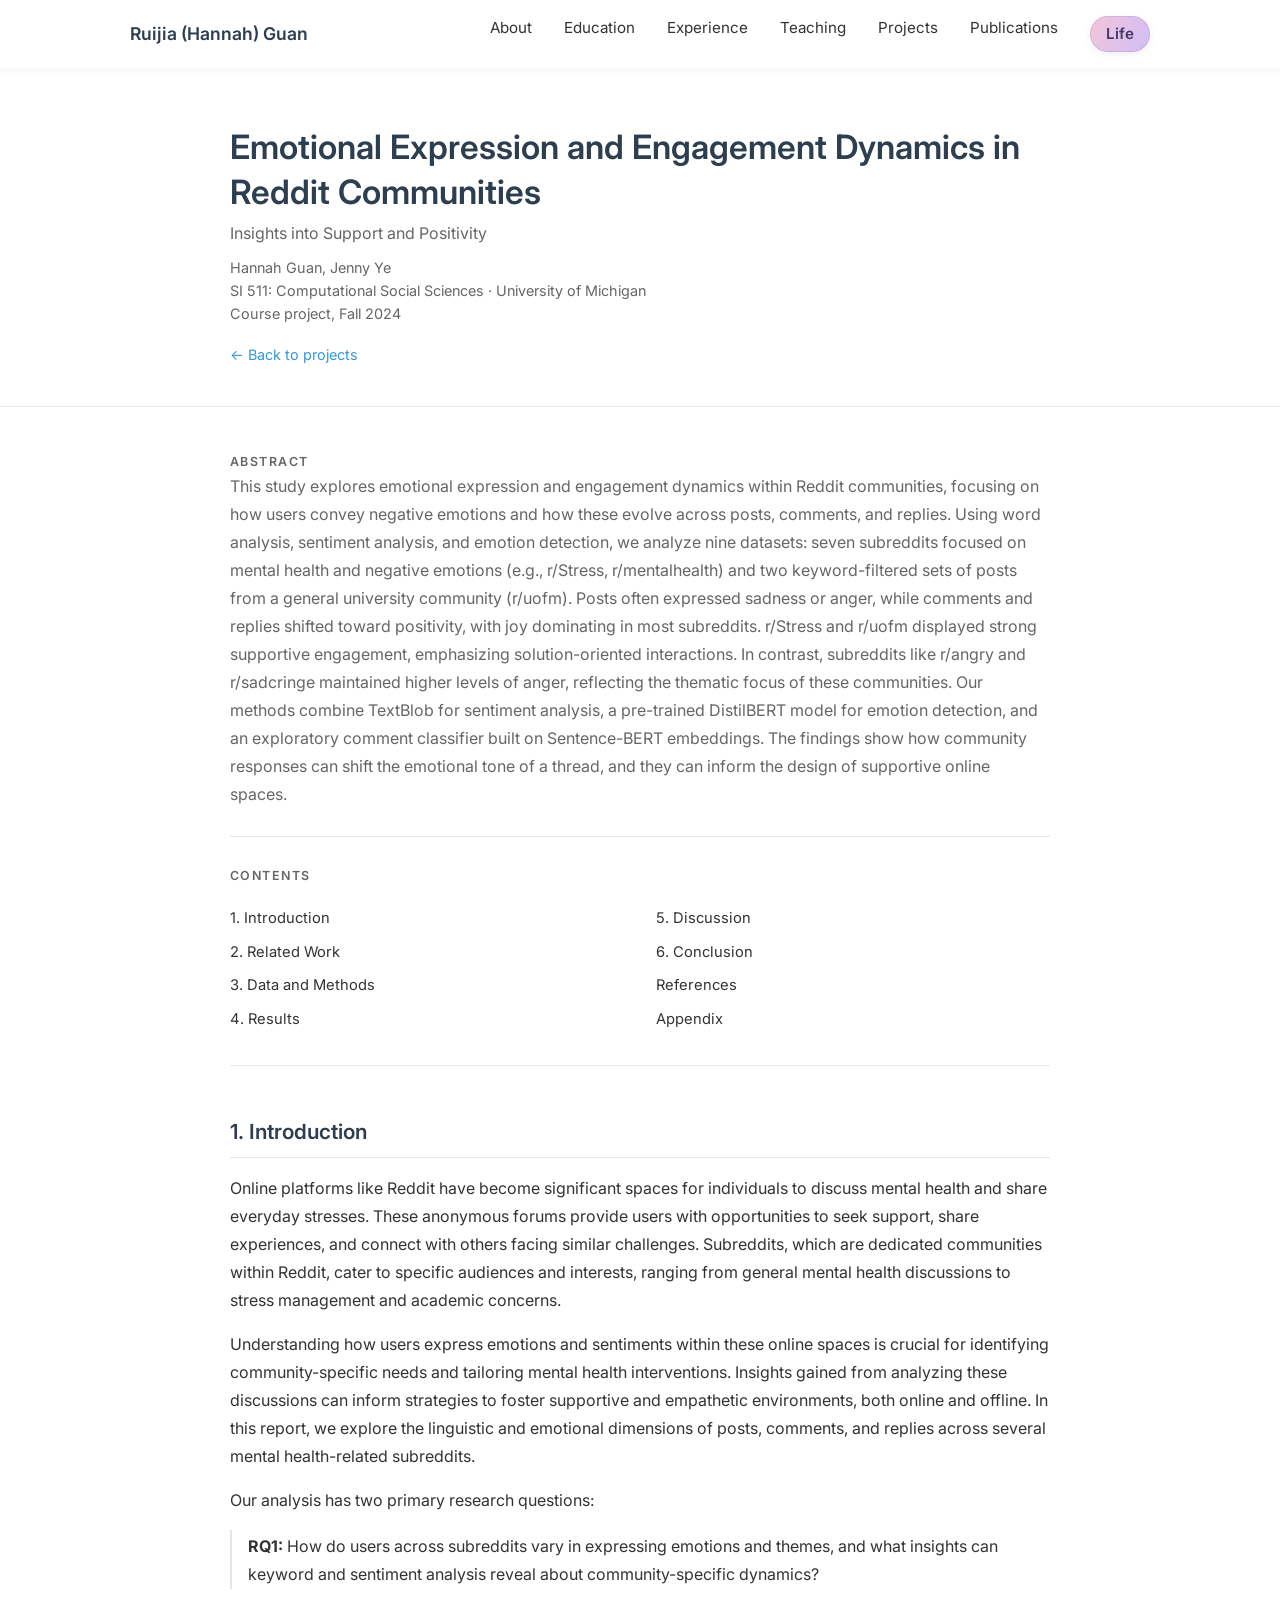
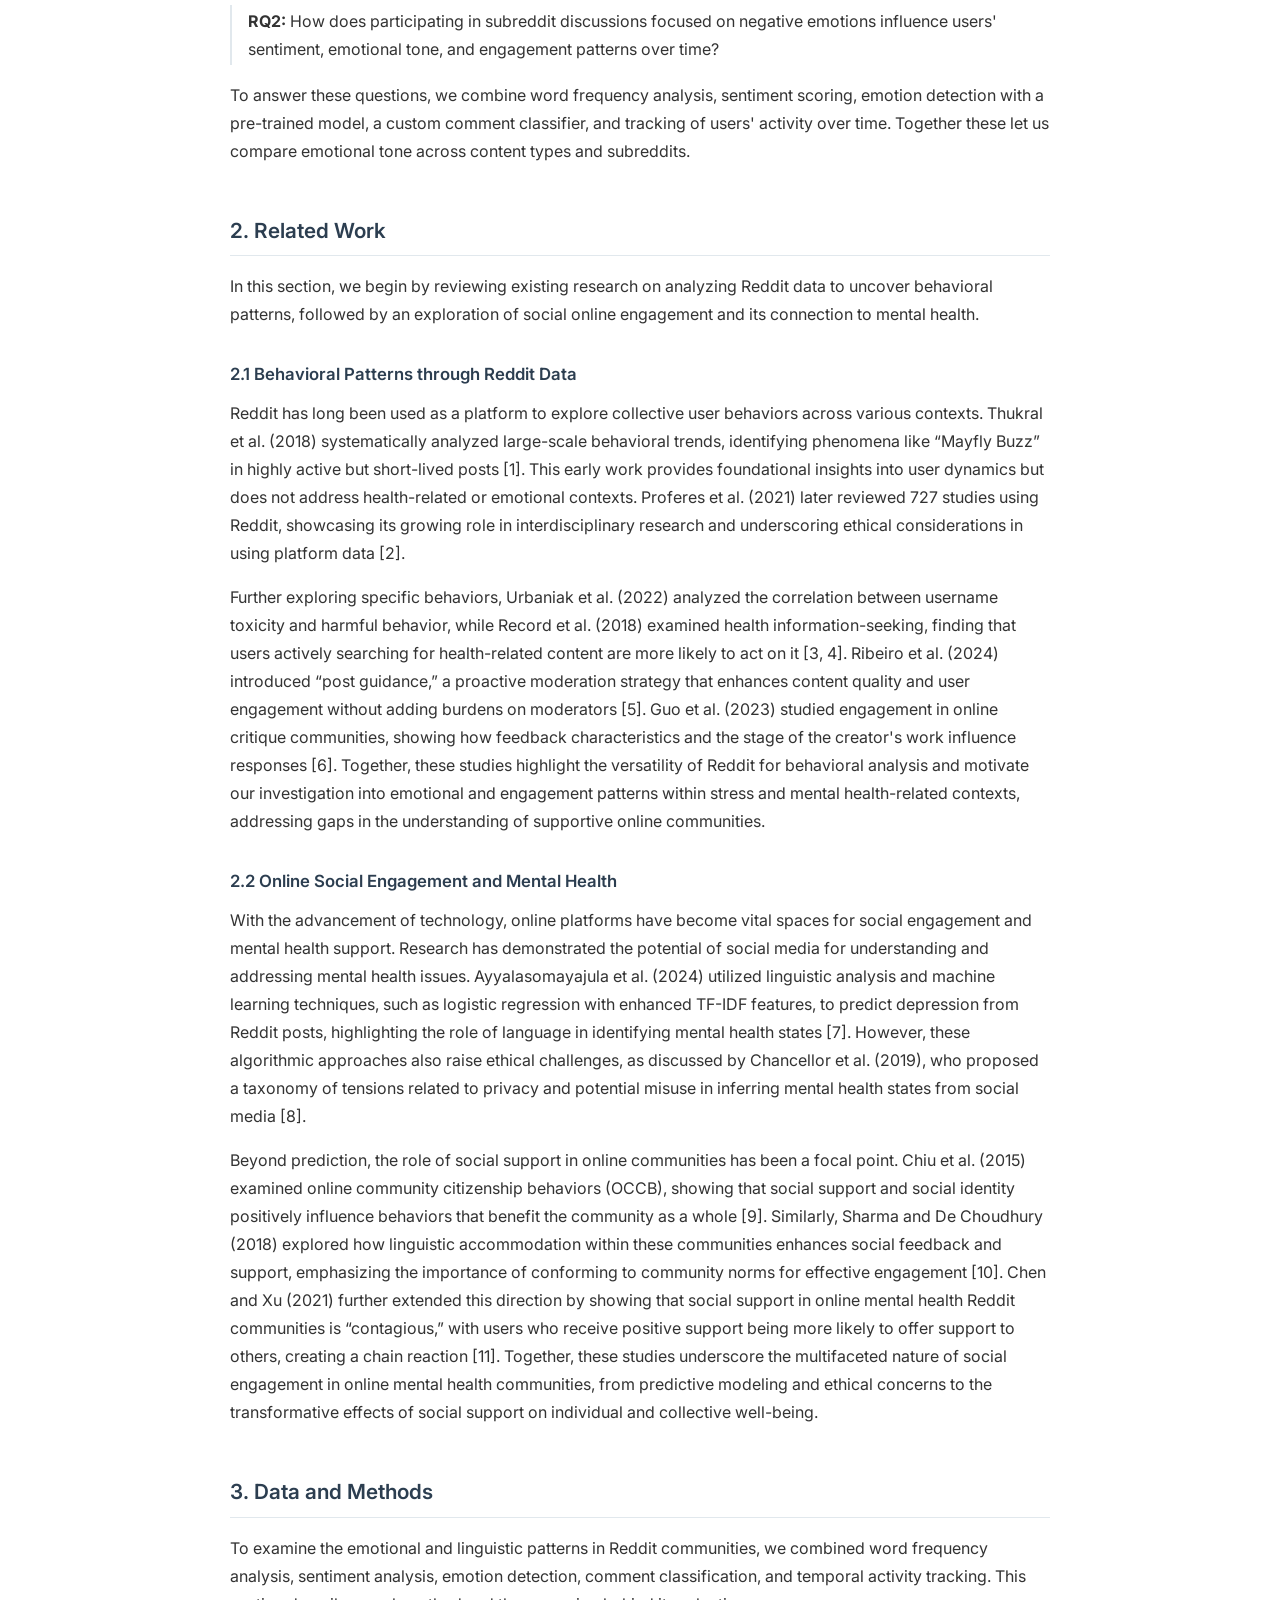
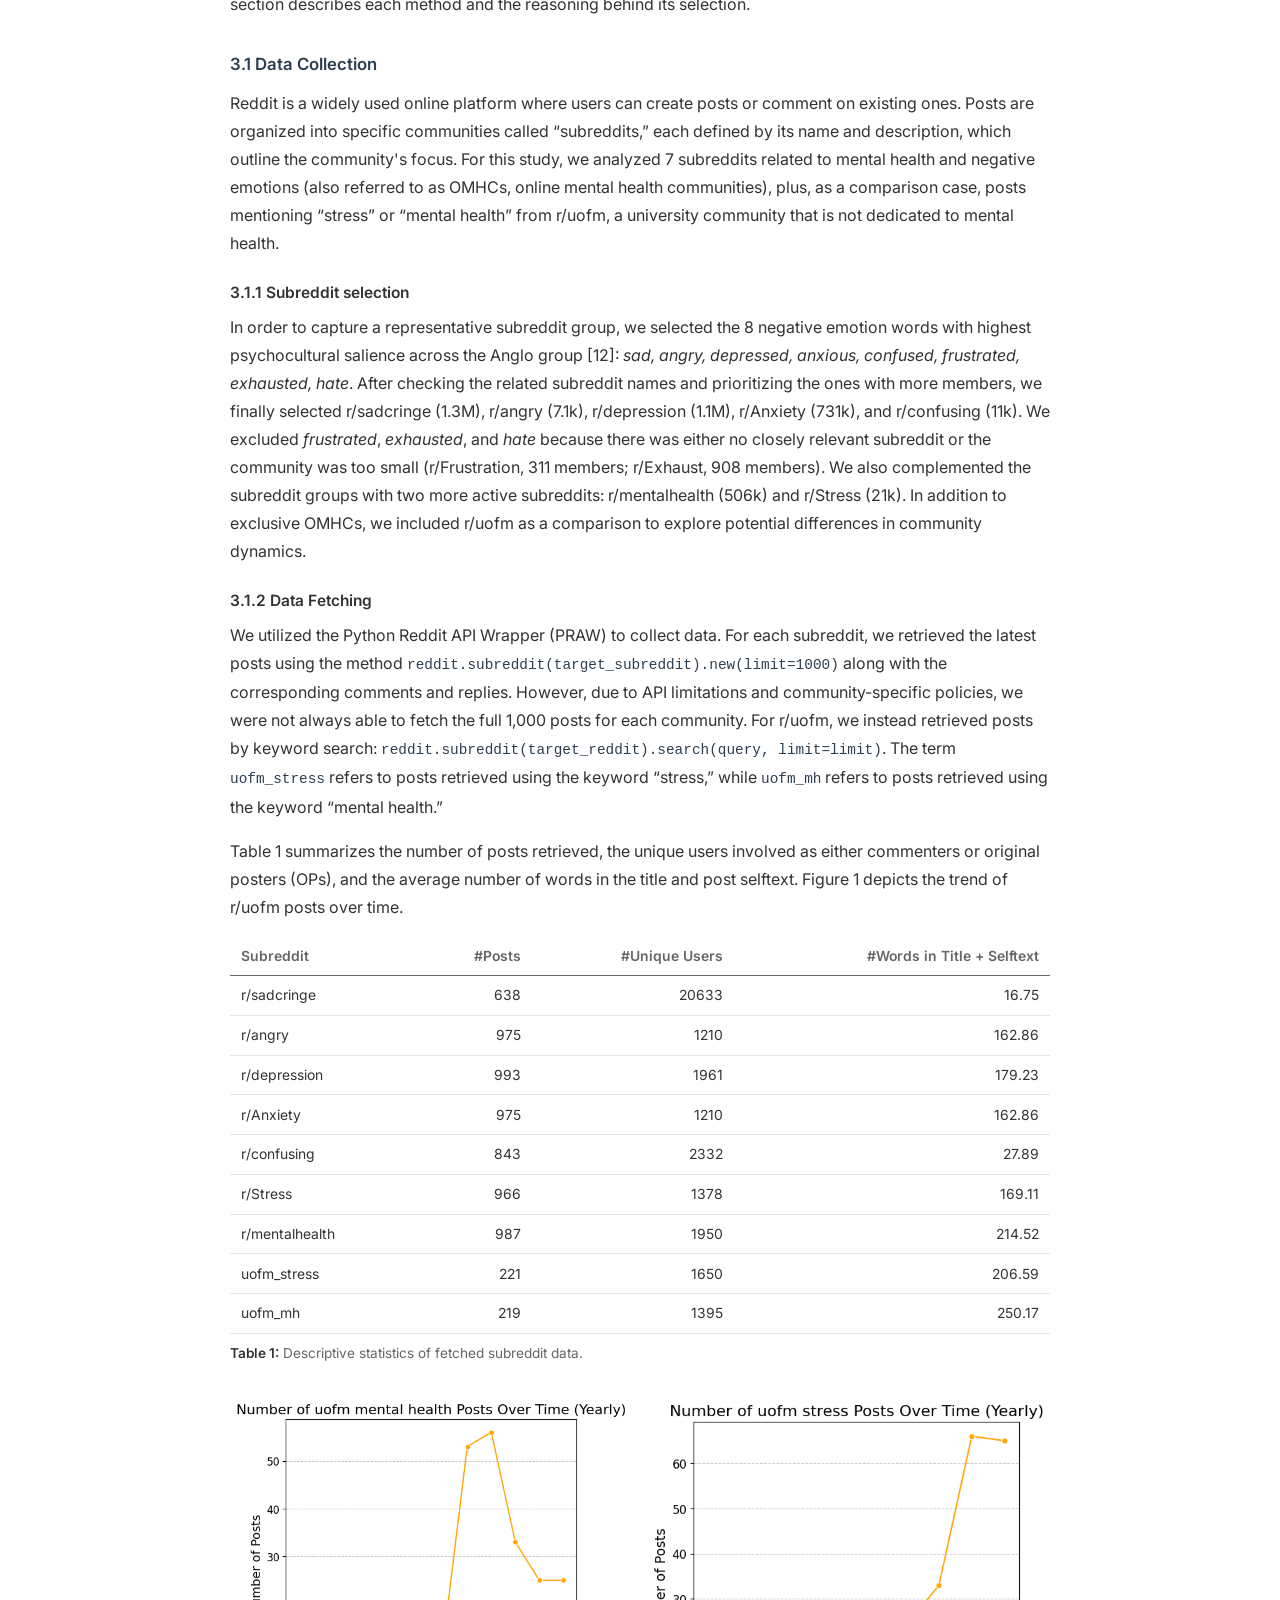
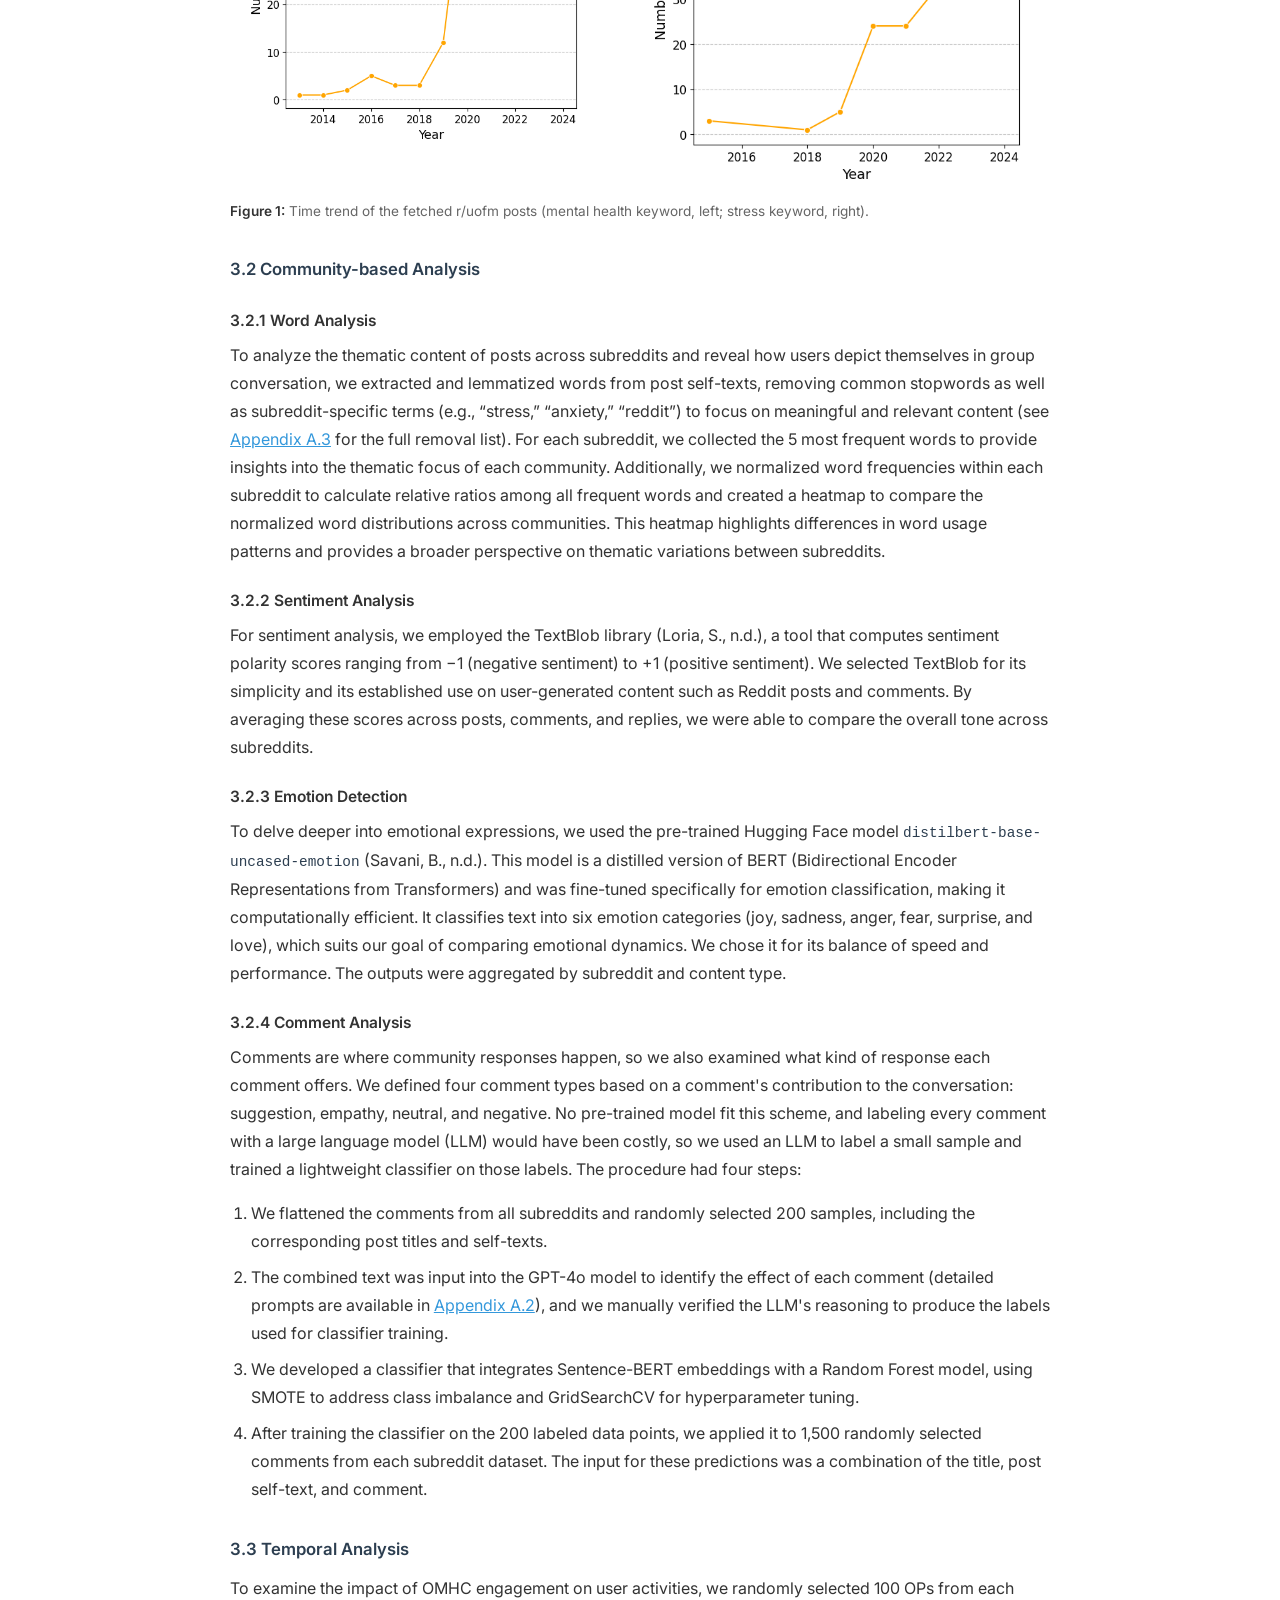
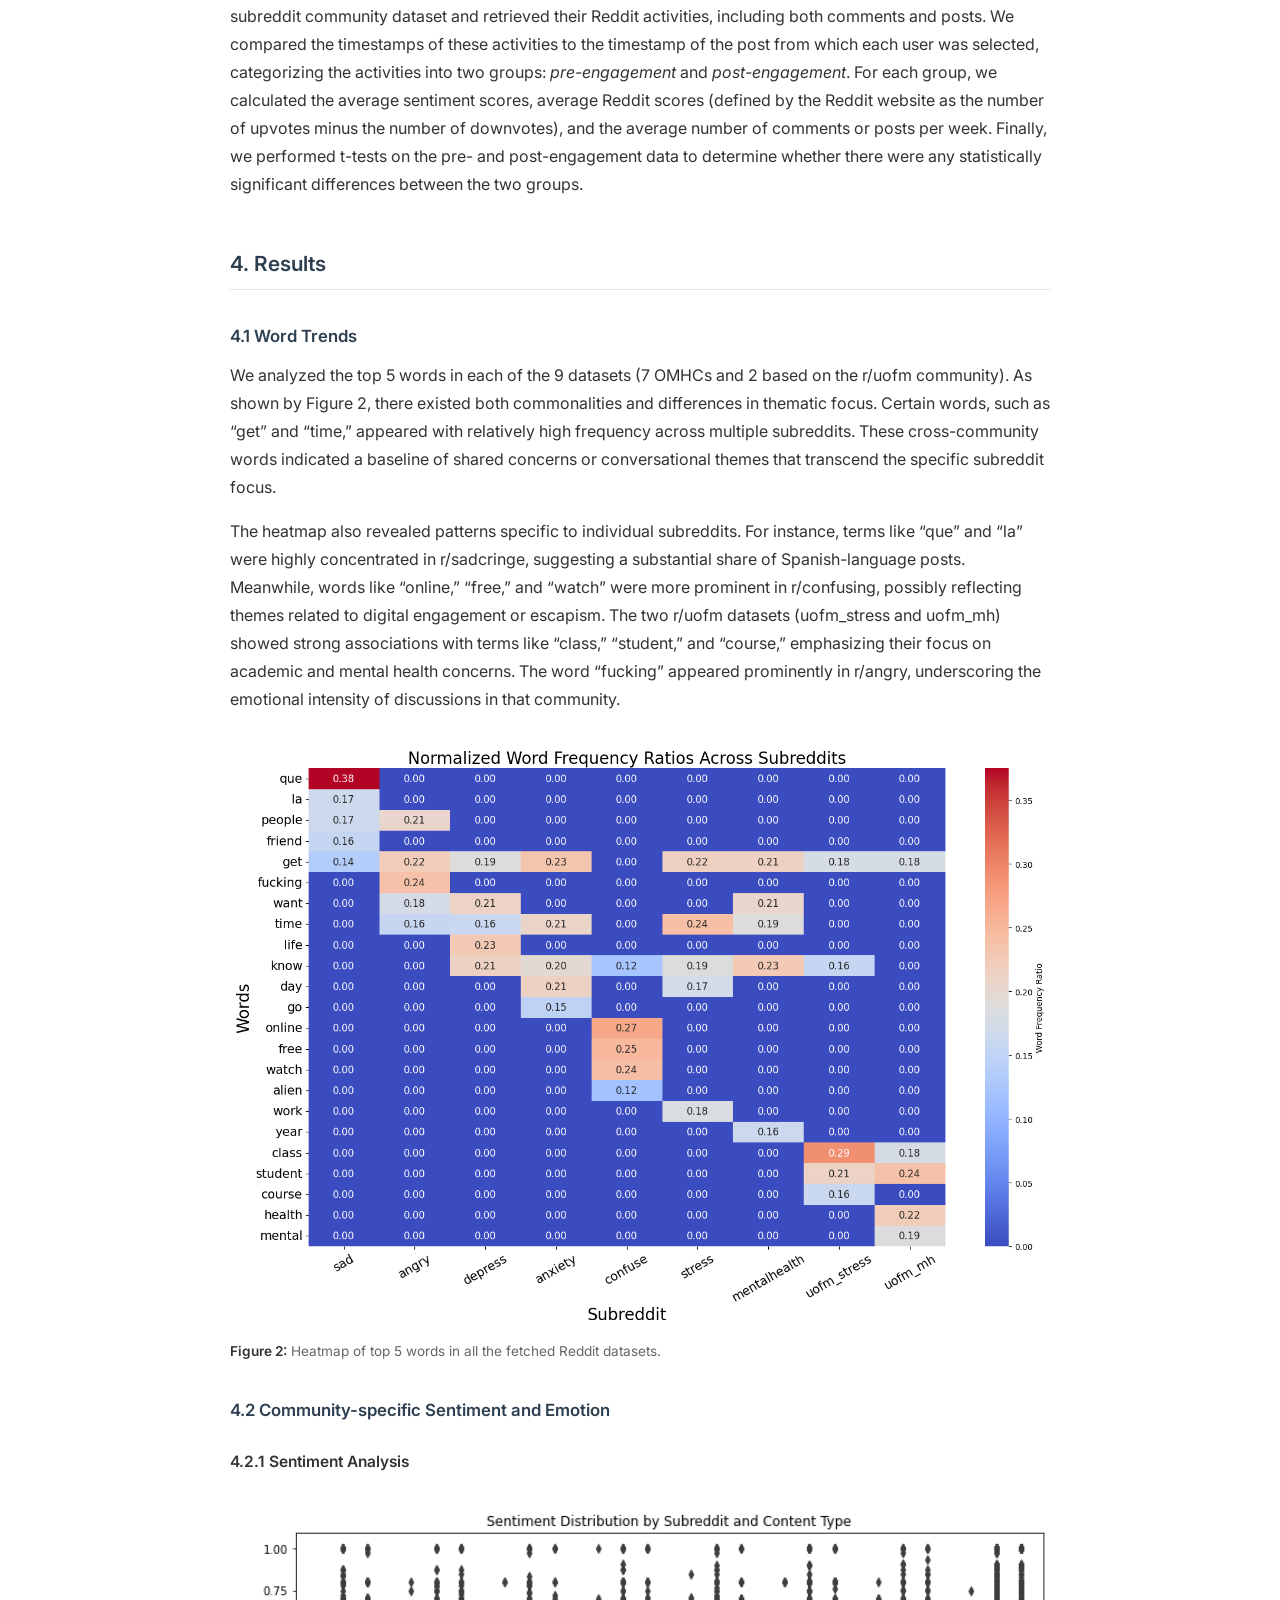
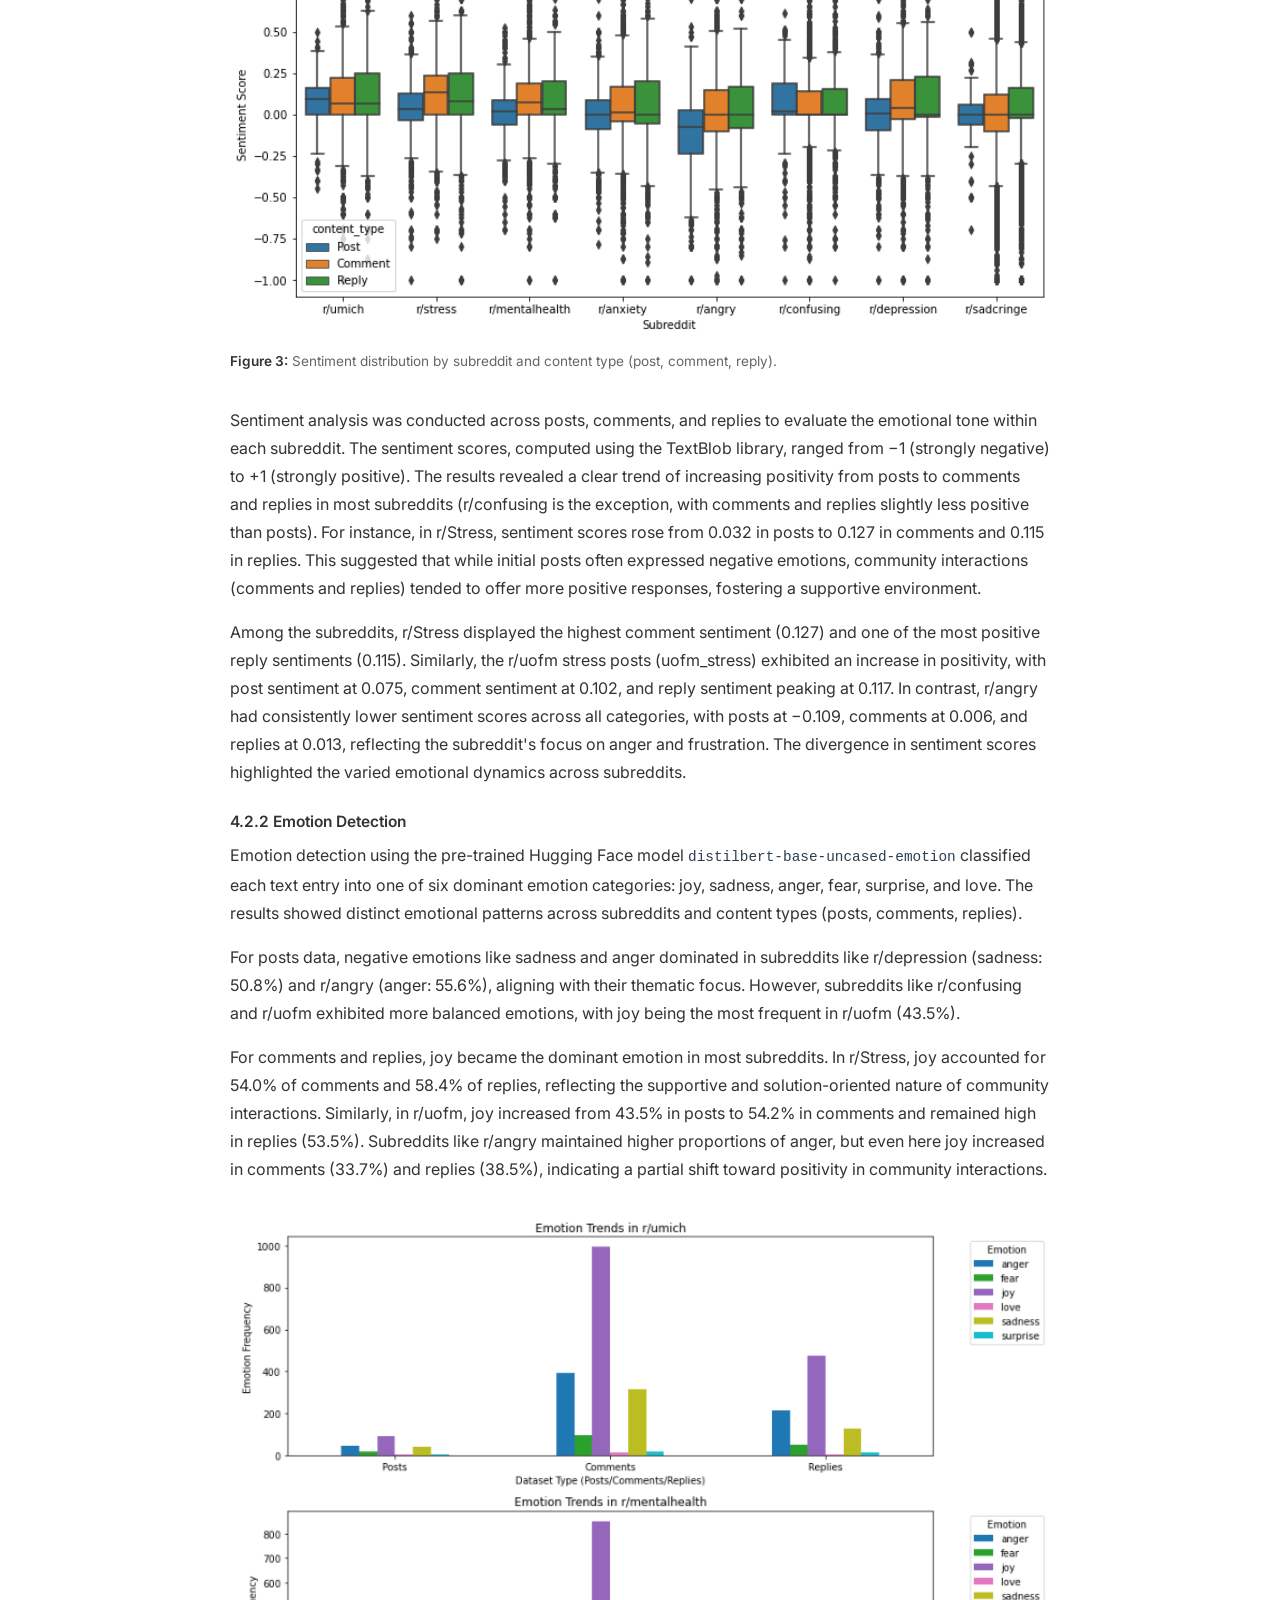
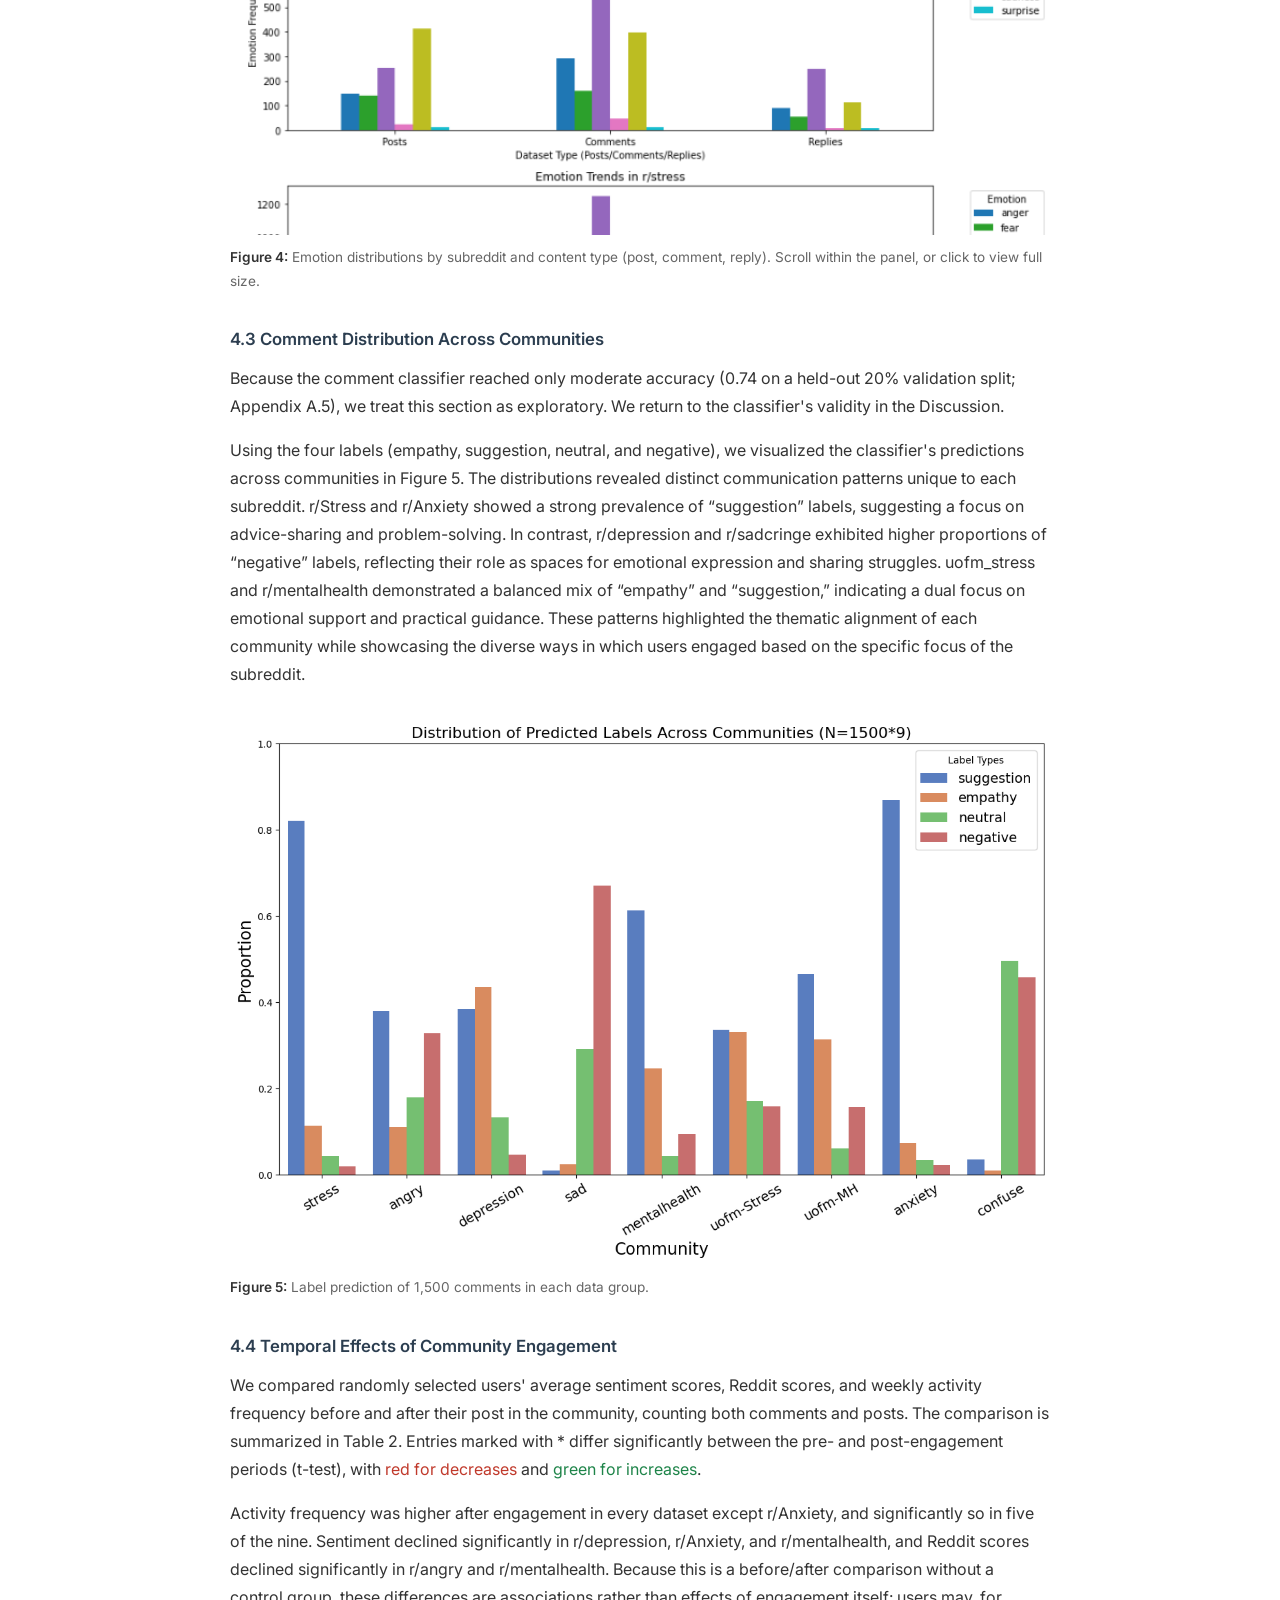
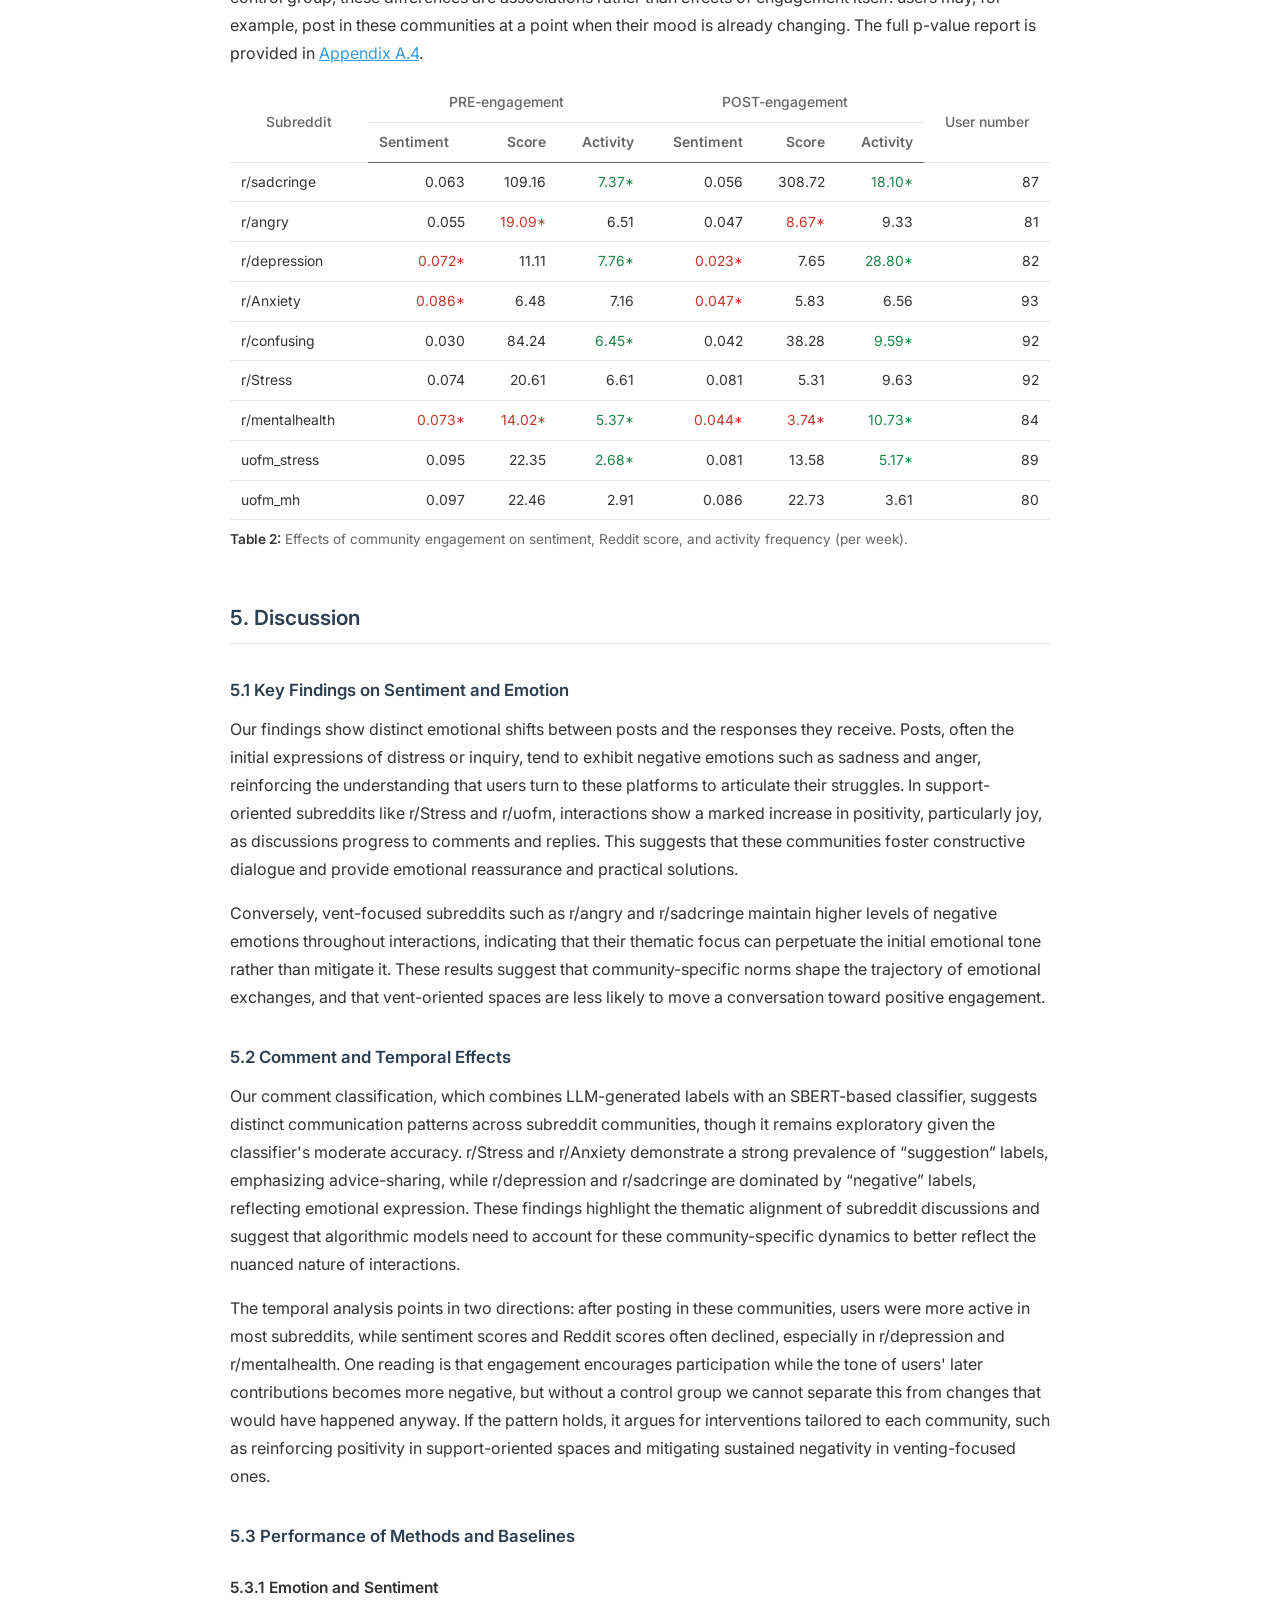
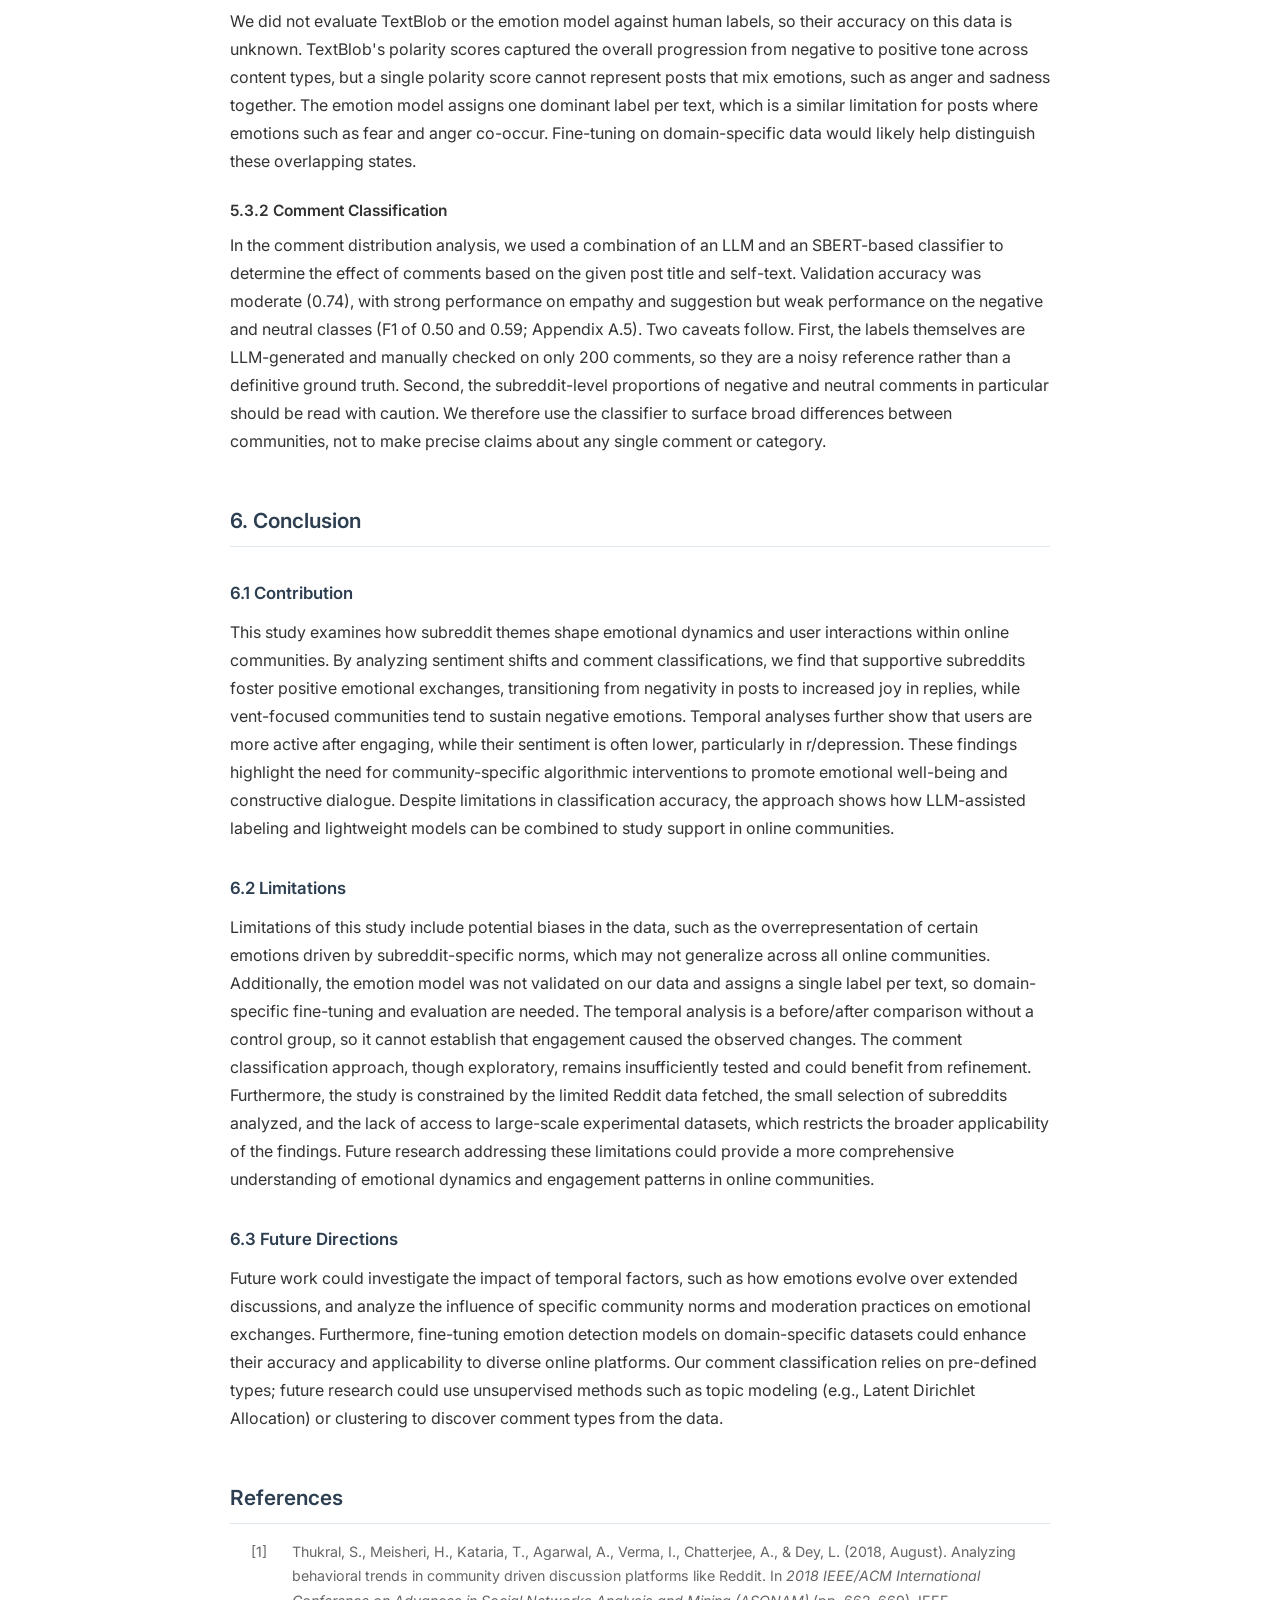
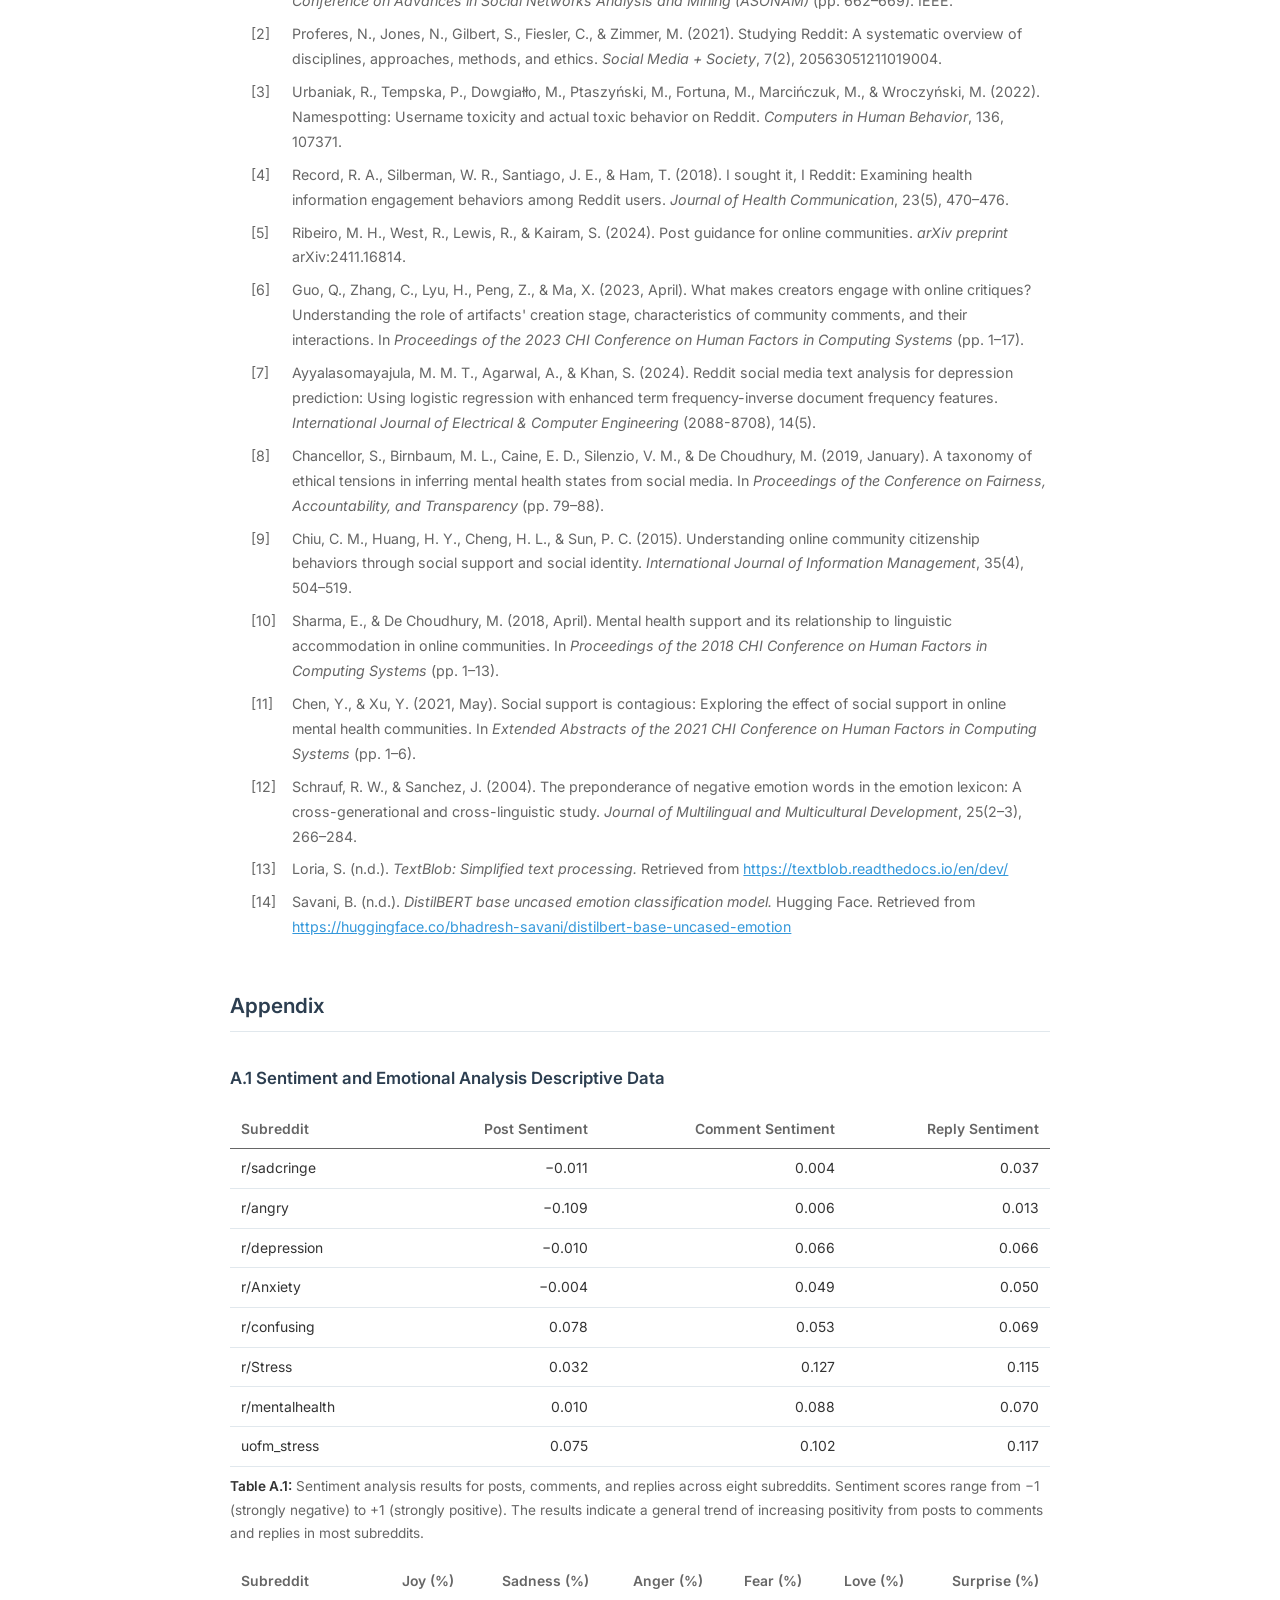
<file: docs/reddit-emotions.html>
<!DOCTYPE html>
<html lang="en">
<head>
<!-- Google tag -->
<script async src="https://www.googletagmanager.com/gtm.js?id=GTM-M24B887Q"></script>
<script>
  window.dataLayer = window.dataLayer || [];
  function gtag(){dataLayer.push(arguments);}
  gtag('js', new Date());
</script>
    <meta charset="UTF-8">
    <meta name="viewport" content="width=device-width, initial-scale=1.0">
    <meta name="description" content="Emotional Expression and Engagement Dynamics in Reddit Communities: Insights into Support and Positivity, a computational social science study by Ruijia (Hannah) Guan and Jenny Ye.">
    <title>Emotional Expression in Reddit Communities - Ruijia (Hannah) Guan</title>
    <link rel="icon" href="../static/assets/favicon.ico" type="image/png">

    <!-- Fonts -->
    <link rel="preconnect" href="https://fonts.googleapis.com">
    <link rel="preconnect" href="https://fonts.gstatic.com" crossorigin>
    <link href="https://fonts.googleapis.com/css2?family=Inter:wght@300;400;500;600;700&display=swap" rel="stylesheet">

    <!-- Bootstrap Icons -->
    <link href="https://cdn.jsdelivr.net/npm/bootstrap-icons@1.10.0/font/bootstrap-icons.css" rel="stylesheet">

    <!-- Custom CSS -->
    <link rel="stylesheet" href="../static/css/modern.css">

    <style>
        /* ---- Report page: minimal, document-like ---- */

        /* Plain header, overriding the site's image background */
        .page-header {
            background: var(--bg-color);
            padding: 3rem 0 2.25rem;
            text-align: left;
            border-bottom: 1px solid var(--border-color);
        }

        .page-header::before {
            display: none;
        }

        .page-header h1 {
            font-size: 1.7rem;
            font-weight: 600;
            line-height: 1.35;
            max-width: 820px;
            margin: 0 auto 0.4rem;
        }

        .page-header p {
            max-width: 820px;
            margin: 0 auto;
        }

        @media (min-width: 768px) {
            .page-header {
                padding: 3.5rem 0 2.5rem;
            }

            .page-header h1 {
                font-size: 2.1rem;
            }
        }

        .report-meta {
            color: var(--text-light);
            font-size: 0.9rem;
        }

        .report-actions {
            max-width: 820px;
            margin: 1.1rem auto 0;
            display: flex;
            flex-wrap: wrap;
            gap: 1.5rem;
        }

        .report-actions a {
            color: var(--accent-color);
            text-decoration: none;
            font-size: 0.9rem;
            transition: var(--transition);
        }

        .report-actions a:hover {
            color: var(--primary-color);
        }

        /* Body */
        .report {
            max-width: 820px;
            margin: 0 auto;
            line-height: 1.75;
        }

        .report h2 {
            font-size: 1.3rem;
            font-weight: 600;
            color: var(--primary-color);
            margin: 3rem 0 1rem;
            padding-bottom: 0.4rem;
            border-bottom: 1px solid var(--border-color);
            scroll-margin-top: 90px;
        }

        .report h3 {
            font-size: 1.05rem;
            font-weight: 600;
            color: var(--primary-color);
            margin: 2rem 0 0.6rem;
        }

        .report h4 {
            font-size: 0.97rem;
            font-weight: 600;
            color: var(--text-color);
            margin: 1.4rem 0 0.4rem;
        }

        .report p {
            margin-bottom: 1rem;
        }

        .report ol,
        .report ul {
            margin: 0 0 1rem 1.3rem;
        }

        .report li {
            margin-bottom: 0.5rem;
        }

        .report a {
            color: var(--accent-color);
        }

        /* Abstract & contents: hairlines instead of boxes */
        .abstract {
            padding-bottom: 1.75rem;
            border-bottom: 1px solid var(--border-color);
            margin-bottom: 1.75rem;
        }

        .label {
            font-size: 0.78rem;
            font-weight: 600;
            letter-spacing: 0.12em;
            text-transform: uppercase;
            color: var(--text-light);
            margin-bottom: 0.5rem;
        }

        .abstract p {
            margin-bottom: 0;
            color: var(--text-light);
        }

        .toc {
            padding-bottom: 1.75rem;
            border-bottom: 1px solid var(--border-color);
            margin-bottom: 0.5rem;
        }

        .toc ol {
            list-style: none;
            margin: 0;
            columns: 2;
            column-gap: 2rem;
        }

        .toc li {
            margin-bottom: 0.3rem;
            break-inside: avoid;
        }

        .toc a {
            color: var(--text-color);
            text-decoration: none;
            font-size: 0.92rem;
        }

        .toc a:hover {
            color: var(--accent-color);
        }

        .rq {
            border-left: 2px solid var(--border-color);
            padding: 0.1rem 0 0.1rem 1rem;
            margin: 0 0 1rem;
        }

        .rq p {
            margin: 0;
        }

        /* Figures */
        .report figure {
            margin: 2rem 0;
        }

        .report figure img {
            width: 100%;
            height: auto;
            display: block;
            background: #fff;
        }

        .fig-pair {
            display: grid;
            grid-template-columns: 1fr;
            gap: 1rem;
        }

        @media (min-width: 640px) {
            .fig-pair {
                grid-template-columns: 1fr 1fr;
            }
        }

        .fig-tall a {
            display: block;
            max-height: 620px;
            overflow-y: auto;
            -webkit-overflow-scrolling: touch;
        }

        figcaption {
            font-size: 0.85rem;
            color: var(--text-light);
            margin-top: 0.7rem;
        }

        figcaption strong {
            color: var(--text-color);
            font-weight: 600;
        }

        /* Tables */
        .table-wrap {
            overflow-x: auto;
            margin: 1rem 0 0.5rem;
            -webkit-overflow-scrolling: touch;
        }

        table.data {
            border-collapse: collapse;
            width: 100%;
            min-width: 540px;
            font-size: 0.87rem;
        }

        table.data th,
        table.data td {
            padding: 0.45rem 0.7rem;
            text-align: right;
            white-space: nowrap;
        }

        table.data td {
            border-bottom: 1px solid var(--border-color);
        }

        table.data thead th {
            color: var(--text-light);
            font-weight: 600;
            border-bottom: 1px solid var(--text-light);
        }

        table.data th:first-child,
        table.data td:first-child {
            text-align: left;
        }

        table.data .group-head th {
            text-align: center;
            font-weight: 500;
            border-bottom: 1px solid var(--border-color);
        }

        .up {
            color: #1e8449;
        }

        .down {
            color: #c0392b;
        }

        .table-caption {
            font-size: 0.85rem;
            color: var(--text-light);
            margin-bottom: 1.75rem;
        }

        .table-caption strong {
            color: var(--text-color);
            font-weight: 600;
        }

        /* Code */
        .report pre {
            background: var(--bg-gray);
            border-radius: 4px;
            padding: 1rem 1.1rem;
            overflow-x: auto;
            font-size: 0.84rem;
            line-height: 1.6;
            margin-bottom: 1.25rem;
        }

        .report code {
            font-family: 'SFMono-Regular', Consolas, 'Liberation Mono', Menlo, monospace;
            font-size: 0.9em;
            color: var(--primary-color);
        }

        .report pre code {
            color: inherit;
        }

        /* References */
        .references {
            counter-reset: ref;
            list-style: none;
            margin-left: 0;
            font-size: 0.89rem;
        }

        .references li {
            position: relative;
            padding-left: 2.6rem;
            color: var(--text-light);
        }

        .references li::before {
            counter-increment: ref;
            content: "[" counter(ref) "]";
            position: absolute;
            left: 0;
            color: var(--text-light);
        }

        .back-link {
            display: inline-block;
            margin-top: 3rem;
            padding-top: 1.5rem;
            border-top: 1px solid var(--border-color);
            width: 100%;
            color: var(--accent-color);
            text-decoration: none;
            font-size: 0.92rem;
        }

        .back-link:hover {
            color: var(--primary-color);
        }
    </style>
</head>
<body>
    <!-- Navigation -->
    <nav class="navbar">
        <div class="container">
            <a href="../index.html" class="nav-brand">Ruijia (Hannah) Guan</a>
            <button class="nav-toggle" aria-label="Toggle navigation">
                <span></span>
                <span></span>
                <span></span>
            </button>
            <ul class="nav-menu">
                <li><a href="../index.html#about">About</a></li>
                <li><a href="../index.html#education">Education</a></li>
                <li><a href="../index.html#experience">Experience</a></li>
                <li><a href="../index.html#teaching">Teaching</a></li>
                <li><a href="../index.html#projects" aria-current="page">Projects</a></li>
                <li><a href="../index.html#publications">Publications</a></li>
                <li><a href="../life.html" class="nav-life">Life</a></li>
            </ul>
        </div>
    </nav>

    <!-- Page Header -->
    <header class="page-header">
        <div class="container">
            <h1>Emotional Expression and Engagement Dynamics in Reddit Communities</h1>
            <p>Insights into Support and Positivity</p>
            <p class="report-meta" style="margin-top:0.6rem;">Hannah Guan, Jenny Ye<br> SI 511: Computational Social Sciences &middot; University of Michigan<br> Course project, Fall 2024</p>
            <div class="report-actions">
                <a href="../index.html#projects">&larr; Back to projects</a>
            </div>
        </div>
    </header>

    <section class="section">
        <div class="container">
            <article class="report">

                <div class="abstract">
                    <p class="label">Abstract</p>
                    <p>This study explores emotional expression and engagement dynamics within Reddit communities, focusing on how users convey negative emotions and how these evolve across posts, comments, and replies. Using word analysis, sentiment analysis, and emotion detection, we analyze nine datasets: seven subreddits focused on mental health and negative emotions (e.g., r/Stress, r/mentalhealth) and two keyword-filtered sets of posts from a general university community (r/uofm). Posts often expressed sadness or anger, while comments and replies shifted toward positivity, with joy dominating in most subreddits. r/Stress and r/uofm displayed strong supportive engagement, emphasizing solution-oriented interactions. In contrast, subreddits like r/angry and r/sadcringe maintained higher levels of anger, reflecting the thematic focus of these communities. Our methods combine TextBlob for sentiment analysis, a pre-trained DistilBERT model for emotion detection, and an exploratory comment classifier built on Sentence-BERT embeddings. The findings show how community responses can shift the emotional tone of a thread, and they can inform the design of supportive online spaces.</p>
                </div>

                <nav class="toc" aria-label="Table of contents">
                    <p class="label">Contents</p>
                    <ol>
                        <li><a href="#introduction">1. Introduction</a></li>
                        <li><a href="#related-work">2. Related Work</a></li>
                        <li><a href="#data-methods">3. Data and Methods</a></li>
                        <li><a href="#results">4. Results</a></li>
                        <li><a href="#discussion">5. Discussion</a></li>
                        <li><a href="#conclusion">6. Conclusion</a></li>
                        <li><a href="#references">References</a></li>
                        <li><a href="#appendix">Appendix</a></li>
                    </ol>
                </nav>

                <!-- 1. Introduction -->
                <h2 id="introduction">1. Introduction</h2>
                <p>Online platforms like Reddit have become significant spaces for individuals to discuss mental health and share everyday stresses. These anonymous forums provide users with opportunities to seek support, share experiences, and connect with others facing similar challenges. Subreddits, which are dedicated communities within Reddit, cater to specific audiences and interests, ranging from general mental health discussions to stress management and academic concerns.</p>
                <p>Understanding how users express emotions and sentiments within these online spaces is crucial for identifying community-specific needs and tailoring mental health interventions. Insights gained from analyzing these discussions can inform strategies to foster supportive and empathetic environments, both online and offline. In this report, we explore the linguistic and emotional dimensions of posts, comments, and replies across several mental health-related subreddits.</p>
                <p>Our analysis has two primary research questions:</p>
                <div class="rq">
                    <p><strong>RQ1:</strong> How do users across subreddits vary in expressing emotions and themes, and what insights can keyword and sentiment analysis reveal about community-specific dynamics?</p>
                </div>
                <div class="rq">
                    <p><strong>RQ2:</strong> How does participating in subreddit discussions focused on negative emotions influence users' sentiment, emotional tone, and engagement patterns over time?</p>
                </div>
                <p>To answer these questions, we combine word frequency analysis, sentiment scoring, emotion detection with a pre-trained model, a custom comment classifier, and tracking of users' activity over time. Together these let us compare emotional tone across content types and subreddits.</p>

                <!-- 2. Related Work -->
                <h2 id="related-work">2. Related Work</h2>
                <p>In this section, we begin by reviewing existing research on analyzing Reddit data to uncover behavioral patterns, followed by an exploration of social online engagement and its connection to mental health.</p>

                <h3>2.1 Behavioral Patterns through Reddit Data</h3>
                <p>Reddit has long been used as a platform to explore collective user behaviors across various contexts. Thukral et al. (2018) systematically analyzed large-scale behavioral trends, identifying phenomena like &ldquo;Mayfly Buzz&rdquo; in highly active but short-lived posts [1]. This early work provides foundational insights into user dynamics but does not address health-related or emotional contexts. Proferes et al. (2021) later reviewed 727 studies using Reddit, showcasing its growing role in interdisciplinary research and underscoring ethical considerations in using platform data [2].</p>
                <p>Further exploring specific behaviors, Urbaniak et al. (2022) analyzed the correlation between username toxicity and harmful behavior, while Record et al. (2018) examined health information-seeking, finding that users actively searching for health-related content are more likely to act on it [3, 4]. Ribeiro et al. (2024) introduced &ldquo;post guidance,&rdquo; a proactive moderation strategy that enhances content quality and user engagement without adding burdens on moderators [5]. Guo et al. (2023) studied engagement in online critique communities, showing how feedback characteristics and the stage of the creator's work influence responses [6]. Together, these studies highlight the versatility of Reddit for behavioral analysis and motivate our investigation into emotional and engagement patterns within stress and mental health-related contexts, addressing gaps in the understanding of supportive online communities.</p>

                <h3>2.2 Online Social Engagement and Mental Health</h3>
                <p>With the advancement of technology, online platforms have become vital spaces for social engagement and mental health support. Research has demonstrated the potential of social media for understanding and addressing mental health issues. Ayyalasomayajula et al. (2024) utilized linguistic analysis and machine learning techniques, such as logistic regression with enhanced TF-IDF features, to predict depression from Reddit posts, highlighting the role of language in identifying mental health states [7]. However, these algorithmic approaches also raise ethical challenges, as discussed by Chancellor et al. (2019), who proposed a taxonomy of tensions related to privacy and potential misuse in inferring mental health states from social media [8].</p>
                <p>Beyond prediction, the role of social support in online communities has been a focal point. Chiu et al. (2015) examined online community citizenship behaviors (OCCB), showing that social support and social identity positively influence behaviors that benefit the community as a whole [9]. Similarly, Sharma and De Choudhury (2018) explored how linguistic accommodation within these communities enhances social feedback and support, emphasizing the importance of conforming to community norms for effective engagement [10]. Chen and Xu (2021) further extended this direction by showing that social support in online mental health Reddit communities is &ldquo;contagious,&rdquo; with users who receive positive support being more likely to offer support to others, creating a chain reaction [11]. Together, these studies underscore the multifaceted nature of social engagement in online mental health communities, from predictive modeling and ethical concerns to the transformative effects of social support on individual and collective well-being.</p>

                <!-- 3. Data and Methods -->
                <h2 id="data-methods">3. Data and Methods</h2>
                <p>To examine the emotional and linguistic patterns in Reddit communities, we combined word frequency analysis, sentiment analysis, emotion detection, comment classification, and temporal activity tracking. This section describes each method and the reasoning behind its selection.</p>

                <h3>3.1 Data Collection</h3>
                <p>Reddit is a widely used online platform where users can create posts or comment on existing ones. Posts are organized into specific communities called &ldquo;subreddits,&rdquo; each defined by its name and description, which outline the community's focus. For this study, we analyzed 7 subreddits related to mental health and negative emotions (also referred to as OMHCs, online mental health communities), plus, as a comparison case, posts mentioning &ldquo;stress&rdquo; or &ldquo;mental health&rdquo; from r/uofm, a university community that is not dedicated to mental health.</p>

                <h4>3.1.1 Subreddit selection</h4>
                <p>In order to capture a representative subreddit group, we selected the 8 negative emotion words with highest psychocultural salience across the Anglo group [12]: <em>sad, angry, depressed, anxious, confused, frustrated, exhausted, hate</em>. After checking the related subreddit names and prioritizing the ones with more members, we finally selected r/sadcringe (1.3M), r/angry (7.1k), r/depression (1.1M), r/Anxiety (731k), and r/confusing (11k). We excluded <em>frustrated</em>, <em>exhausted</em>, and <em>hate</em> because there was either no closely relevant subreddit or the community was too small (r/Frustration, 311 members; r/Exhaust, 908 members). We also complemented the subreddit groups with two more active subreddits: r/mentalhealth (506k) and r/Stress (21k). In addition to exclusive OMHCs, we included r/uofm as a comparison to explore potential differences in community dynamics.</p>

                <h4>3.1.2 Data Fetching</h4>
                <p>We utilized the Python Reddit API Wrapper (PRAW) to collect data. For each subreddit, we retrieved the latest posts using the method <code>reddit.subreddit(target_subreddit).new(limit=1000)</code> along with the corresponding comments and replies. However, due to API limitations and community-specific policies, we were not always able to fetch the full 1,000 posts for each community. For r/uofm, we instead retrieved posts by keyword search: <code>reddit.subreddit(target_reddit).search(query, limit=limit)</code>. The term <code>uofm_stress</code> refers to posts retrieved using the keyword &ldquo;stress,&rdquo; while <code>uofm_mh</code> refers to posts retrieved using the keyword &ldquo;mental health.&rdquo;</p>
                <p>Table 1 summarizes the number of posts retrieved, the unique users involved as either commenters or original posters (OPs), and the average number of words in the title and post selftext. Figure 1 depicts the trend of r/uofm posts over time.</p>

                <div class="table-wrap">
                    <table class="data">
                        <thead>
                            <tr>
                                <th>Subreddit</th>
                                <th>#Posts</th>
                                <th>#Unique Users</th>
                                <th>#Words in Title + Selftext</th>
                            </tr>
                        </thead>
                        <tbody>
                            <tr><td>r/sadcringe</td><td>638</td><td>20633</td><td>16.75</td></tr>
                            <tr><td>r/angry</td><td>975</td><td>1210</td><td>162.86</td></tr>
                            <tr><td>r/depression</td><td>993</td><td>1961</td><td>179.23</td></tr>
                            <tr><td>r/Anxiety</td><td>975</td><td>1210</td><td>162.86</td></tr>
                            <tr><td>r/confusing</td><td>843</td><td>2332</td><td>27.89</td></tr>
                            <tr><td>r/Stress</td><td>966</td><td>1378</td><td>169.11</td></tr>
                            <tr><td>r/mentalhealth</td><td>987</td><td>1950</td><td>214.52</td></tr>
                            <tr><td>uofm_stress</td><td>221</td><td>1650</td><td>206.59</td></tr>
                            <tr><td>uofm_mh</td><td>219</td><td>1395</td><td>250.17</td></tr>
                        </tbody>
                    </table>
                </div>
                <p class="table-caption"><strong>Table 1:</strong> Descriptive statistics of fetched subreddit data.</p>

                <figure>
                    <div class="fig-pair">
                        <a href="../static/assets/img/si511/fig1a-uofm-mh-trend.png" target="_blank" rel="noopener">
                            <img src="../static/assets/img/si511/fig1a-uofm-mh-trend.png" alt="Line chart: number of r/uofm mental health posts per year, rising sharply from 2019 and peaking in 2021.">
                        </a>
                        <a href="../static/assets/img/si511/fig1b-uofm-stress-trend.png" target="_blank" rel="noopener">
                            <img src="../static/assets/img/si511/fig1b-uofm-stress-trend.png" alt="Line chart: number of r/uofm stress posts per year, rising steadily from 2019 and peaking in 2023.">
                        </a>
                    </div>
                    <figcaption><strong>Figure 1:</strong> Time trend of the fetched r/uofm posts (mental health keyword, left; stress keyword, right).</figcaption>
                </figure>

                <h3>3.2 Community-based Analysis</h3>

                <h4>3.2.1 Word Analysis</h4>
                <p>To analyze the thematic content of posts across subreddits and reveal how users depict themselves in group conversation, we extracted and lemmatized words from post self-texts, removing common stopwords as well as subreddit-specific terms (e.g., &ldquo;stress,&rdquo; &ldquo;anxiety,&rdquo; &ldquo;reddit&rdquo;) to focus on meaningful and relevant content (see <a href="#appendix-a3">Appendix A.3</a> for the full removal list). For each subreddit, we collected the 5 most frequent words to provide insights into the thematic focus of each community. Additionally, we normalized word frequencies within each subreddit to calculate relative ratios among all frequent words and created a heatmap to compare the normalized word distributions across communities. This heatmap highlights differences in word usage patterns and provides a broader perspective on thematic variations between subreddits.</p>

                <h4>3.2.2 Sentiment Analysis</h4>
                <p>For sentiment analysis, we employed the TextBlob library (Loria, S., n.d.), a tool that computes sentiment polarity scores ranging from &minus;1 (negative sentiment) to +1 (positive sentiment). We selected TextBlob for its simplicity and its established use on user-generated content such as Reddit posts and comments. By averaging these scores across posts, comments, and replies, we were able to compare the overall tone across subreddits.</p>

                <h4>3.2.3 Emotion Detection</h4>
                <p>To delve deeper into emotional expressions, we used the pre-trained Hugging Face model <code>distilbert-base-uncased-emotion</code> (Savani, B., n.d.). This model is a distilled version of BERT (Bidirectional Encoder Representations from Transformers) and was fine-tuned specifically for emotion classification, making it computationally efficient. It classifies text into six emotion categories (joy, sadness, anger, fear, surprise, and love), which suits our goal of comparing emotional dynamics. We chose it for its balance of speed and performance. The outputs were aggregated by subreddit and content type.</p>

                <h4>3.2.4 Comment Analysis</h4>
                <p>Comments are where community responses happen, so we also examined what kind of response each comment offers. We defined four comment types based on a comment's contribution to the conversation: suggestion, empathy, neutral, and negative. No pre-trained model fit this scheme, and labeling every comment with a large language model (LLM) would have been costly, so we used an LLM to label a small sample and trained a lightweight classifier on those labels. The procedure had four steps:</p>
                <ol>
                    <li>We flattened the comments from all subreddits and randomly selected 200 samples, including the corresponding post titles and self-texts.</li>
                    <li>The combined text was input into the GPT-4o model to identify the effect of each comment (detailed prompts are available in <a href="#appendix-a2">Appendix A.2</a>), and we manually verified the LLM's reasoning to produce the labels used for classifier training.</li>
                    <li>We developed a classifier that integrates Sentence-BERT embeddings with a Random Forest model, using SMOTE to address class imbalance and GridSearchCV for hyperparameter tuning.</li>
                    <li>After training the classifier on the 200 labeled data points, we applied it to 1,500 randomly selected comments from each subreddit dataset. The input for these predictions was a combination of the title, post self-text, and comment.</li>
                </ol>

                <h3>3.3 Temporal Analysis</h3>
                <p>To examine the impact of OMHC engagement on user activities, we randomly selected 100 OPs from each subreddit community dataset and retrieved their Reddit activities, including both comments and posts. We compared the timestamps of these activities to the timestamp of the post from which each user was selected, categorizing the activities into two groups: <em>pre-engagement</em> and <em>post-engagement</em>. For each group, we calculated the average sentiment scores, average Reddit scores (defined by the Reddit website as the number of upvotes minus the number of downvotes), and the average number of comments or posts per week. Finally, we performed t-tests on the pre- and post-engagement data to determine whether there were any statistically significant differences between the two groups.</p>

                <!-- 4. Results -->
                <h2 id="results">4. Results</h2>

                <h3>4.1 Word Trends</h3>
                <p>We analyzed the top 5 words in each of the 9 datasets (7 OMHCs and 2 based on the r/uofm community). As shown by Figure 2, there existed both commonalities and differences in thematic focus. Certain words, such as &ldquo;get&rdquo; and &ldquo;time,&rdquo; appeared with relatively high frequency across multiple subreddits. These cross-community words indicated a baseline of shared concerns or conversational themes that transcend the specific subreddit focus.</p>
                <p>The heatmap also revealed patterns specific to individual subreddits. For instance, terms like &ldquo;que&rdquo; and &ldquo;la&rdquo; were highly concentrated in r/sadcringe, suggesting a substantial share of Spanish-language posts. Meanwhile, words like &ldquo;online,&rdquo; &ldquo;free,&rdquo; and &ldquo;watch&rdquo; were more prominent in r/confusing, possibly reflecting themes related to digital engagement or escapism. The two r/uofm datasets (uofm_stress and uofm_mh) showed strong associations with terms like &ldquo;class,&rdquo; &ldquo;student,&rdquo; and &ldquo;course,&rdquo; emphasizing their focus on academic and mental health concerns. The word &ldquo;fucking&rdquo; appeared prominently in r/angry, underscoring the emotional intensity of discussions in that community.</p>

                <figure>
                    <a href="../static/assets/img/si511/fig2-word-heatmap.png" target="_blank" rel="noopener">
                        <img src="../static/assets/img/si511/fig2-word-heatmap.png" alt="Heatmap of normalized frequencies for the top 5 words in each of the nine Reddit datasets.">
                    </a>
                    <figcaption><strong>Figure 2:</strong> Heatmap of top 5 words in all the fetched Reddit datasets.</figcaption>
                </figure>

                <h3>4.2 Community-specific Sentiment and Emotion</h3>

                <h4>4.2.1 Sentiment Analysis</h4>
                <figure>
                    <a href="../static/assets/img/si511/fig3-sentiment.png" target="_blank" rel="noopener">
                        <img src="../static/assets/img/si511/fig3-sentiment.png" alt="Grouped bar chart of average sentiment scores by subreddit for posts, comments, and replies.">
                    </a>
                    <figcaption><strong>Figure 3:</strong> Sentiment distribution by subreddit and content type (post, comment, reply).</figcaption>
                </figure>
                <p>Sentiment analysis was conducted across posts, comments, and replies to evaluate the emotional tone within each subreddit. The sentiment scores, computed using the TextBlob library, ranged from &minus;1 (strongly negative) to +1 (strongly positive). The results revealed a clear trend of increasing positivity from posts to comments and replies in most subreddits (r/confusing is the exception, with comments and replies slightly less positive than posts). For instance, in r/Stress, sentiment scores rose from 0.032 in posts to 0.127 in comments and 0.115 in replies. This suggested that while initial posts often expressed negative emotions, community interactions (comments and replies) tended to offer more positive responses, fostering a supportive environment.</p>
                <p>Among the subreddits, r/Stress displayed the highest comment sentiment (0.127) and one of the most positive reply sentiments (0.115). Similarly, the r/uofm stress posts (uofm_stress) exhibited an increase in positivity, with post sentiment at 0.075, comment sentiment at 0.102, and reply sentiment peaking at 0.117. In contrast, r/angry had consistently lower sentiment scores across all categories, with posts at &minus;0.109, comments at 0.006, and replies at 0.013, reflecting the subreddit's focus on anger and frustration. The divergence in sentiment scores highlighted the varied emotional dynamics across subreddits.</p>

                <h4>4.2.2 Emotion Detection</h4>
                <p>Emotion detection using the pre-trained Hugging Face model <code>distilbert-base-uncased-emotion</code> classified each text entry into one of six dominant emotion categories: joy, sadness, anger, fear, surprise, and love. The results showed distinct emotional patterns across subreddits and content types (posts, comments, replies).</p>
                <p>For posts data, negative emotions like sadness and anger dominated in subreddits like r/depression (sadness: 50.8%) and r/angry (anger: 55.6%), aligning with their thematic focus. However, subreddits like r/confusing and r/uofm exhibited more balanced emotions, with joy being the most frequent in r/uofm (43.5%).</p>
                <p>For comments and replies, joy became the dominant emotion in most subreddits. In r/Stress, joy accounted for 54.0% of comments and 58.4% of replies, reflecting the supportive and solution-oriented nature of community interactions. Similarly, in r/uofm, joy increased from 43.5% in posts to 54.2% in comments and remained high in replies (53.5%). Subreddits like r/angry maintained higher proportions of anger, but even here joy increased in comments (33.7%) and replies (38.5%), indicating a partial shift toward positivity in community interactions.</p>

                <figure class="fig-tall">
                    <a href="../static/assets/img/si511/fig4-emotion.png" target="_blank" rel="noopener">
                        <img src="../static/assets/img/si511/fig4-emotion.png" alt="Eight stacked panels of grouped bar charts showing emotion frequencies (anger, fear, joy, love, sadness, surprise) for posts, comments, and replies in each subreddit.">
                    </a>
                    <figcaption><strong>Figure 4:</strong> Emotion distributions by subreddit and content type (post, comment, reply). Scroll within the panel, or click to view full size.</figcaption>
                </figure>

                <h3>4.3 Comment Distribution Across Communities</h3>
                <p>Because the comment classifier reached only moderate accuracy (0.74 on a held-out 20% validation split; Appendix A.5), we treat this section as exploratory. We return to the classifier's validity in the Discussion.</p>
                <p>Using the four labels (empathy, suggestion, neutral, and negative), we visualized the classifier's predictions across communities in Figure 5. The distributions revealed distinct communication patterns unique to each subreddit. r/Stress and r/Anxiety showed a strong prevalence of &ldquo;suggestion&rdquo; labels, suggesting a focus on advice-sharing and problem-solving. In contrast, r/depression and r/sadcringe exhibited higher proportions of &ldquo;negative&rdquo; labels, reflecting their role as spaces for emotional expression and sharing struggles. uofm_stress and r/mentalhealth demonstrated a balanced mix of &ldquo;empathy&rdquo; and &ldquo;suggestion,&rdquo; indicating a dual focus on emotional support and practical guidance. These patterns highlighted the thematic alignment of each community while showcasing the diverse ways in which users engaged based on the specific focus of the subreddit.</p>

                <figure>
                    <a href="../static/assets/img/si511/fig5-comment-labels.png" target="_blank" rel="noopener">
                        <img src="../static/assets/img/si511/fig5-comment-labels.png" alt="Bar chart of predicted comment labels (empathy, suggestion, neutral, negative) for 1500 comments in each data group.">
                    </a>
                    <figcaption><strong>Figure 5:</strong> Label prediction of 1,500 comments in each data group.</figcaption>
                </figure>

                <h3>4.4 Temporal Effects of Community Engagement</h3>
                <p>We compared randomly selected users' average sentiment scores, Reddit scores, and weekly activity frequency before and after their post in the community, counting both comments and posts. The comparison is summarized in Table 2. Entries marked with * differ significantly between the pre- and post-engagement periods (t-test), with <span class="down">red for decreases</span> and <span class="up">green for increases</span>.</p>
                <p>Activity frequency was higher after engagement in every dataset except r/Anxiety, and significantly so in five of the nine. Sentiment declined significantly in r/depression, r/Anxiety, and r/mentalhealth, and Reddit scores declined significantly in r/angry and r/mentalhealth. Because this is a before/after comparison without a control group, these differences are associations rather than effects of engagement itself: users may, for example, post in these communities at a point when their mood is already changing. The full p-value report is provided in <a href="#appendix-a4">Appendix A.4</a>.</p>

                <div class="table-wrap">
                    <table class="data">
                        <thead>
                            <tr class="group-head">
                                <th rowspan="2">Subreddit</th>
                                <th colspan="3">PRE-engagement</th>
                                <th colspan="3">POST-engagement</th>
                                <th rowspan="2">User number</th>
                            </tr>
                            <tr>
                                <th>Sentiment</th>
                                <th>Score</th>
                                <th>Activity</th>
                                <th>Sentiment</th>
                                <th>Score</th>
                                <th>Activity</th>
                            </tr>
                        </thead>
                        <tbody>
                            <tr><td>r/sadcringe</td><td>0.063</td><td>109.16</td><td class="up">7.37*</td><td>0.056</td><td>308.72</td><td class="up">18.10*</td><td>87</td></tr>
                            <tr><td>r/angry</td><td>0.055</td><td class="down">19.09*</td><td>6.51</td><td>0.047</td><td class="down">8.67*</td><td>9.33</td><td>81</td></tr>
                            <tr><td>r/depression</td><td class="down">0.072*</td><td>11.11</td><td class="up">7.76*</td><td class="down">0.023*</td><td>7.65</td><td class="up">28.80*</td><td>82</td></tr>
                            <tr><td>r/Anxiety</td><td class="down">0.086*</td><td>6.48</td><td>7.16</td><td class="down">0.047*</td><td>5.83</td><td>6.56</td><td>93</td></tr>
                            <tr><td>r/confusing</td><td>0.030</td><td>84.24</td><td class="up">6.45*</td><td>0.042</td><td>38.28</td><td class="up">9.59*</td><td>92</td></tr>
                            <tr><td>r/Stress</td><td>0.074</td><td>20.61</td><td>6.61</td><td>0.081</td><td>5.31</td><td>9.63</td><td>92</td></tr>
                            <tr><td>r/mentalhealth</td><td class="down">0.073*</td><td class="down">14.02*</td><td class="up">5.37*</td><td class="down">0.044*</td><td class="down">3.74*</td><td class="up">10.73*</td><td>84</td></tr>
                            <tr><td>uofm_stress</td><td>0.095</td><td>22.35</td><td class="up">2.68*</td><td>0.081</td><td>13.58</td><td class="up">5.17*</td><td>89</td></tr>
                            <tr><td>uofm_mh</td><td>0.097</td><td>22.46</td><td>2.91</td><td>0.086</td><td>22.73</td><td>3.61</td><td>80</td></tr>
                        </tbody>
                    </table>
                </div>
                <p class="table-caption"><strong>Table 2:</strong> Effects of community engagement on sentiment, Reddit score, and activity frequency (per week).</p>

                <!-- 5. Discussion -->
                <h2 id="discussion">5. Discussion</h2>

                <h3>5.1 Key Findings on Sentiment and Emotion</h3>
                <p>Our findings show distinct emotional shifts between posts and the responses they receive. Posts, often the initial expressions of distress or inquiry, tend to exhibit negative emotions such as sadness and anger, reinforcing the understanding that users turn to these platforms to articulate their struggles. In support-oriented subreddits like r/Stress and r/uofm, interactions show a marked increase in positivity, particularly joy, as discussions progress to comments and replies. This suggests that these communities foster constructive dialogue and provide emotional reassurance and practical solutions.</p>
                <p>Conversely, vent-focused subreddits such as r/angry and r/sadcringe maintain higher levels of negative emotions throughout interactions, indicating that their thematic focus can perpetuate the initial emotional tone rather than mitigate it. These results suggest that community-specific norms shape the trajectory of emotional exchanges, and that vent-oriented spaces are less likely to move a conversation toward positive engagement.</p>

                <h3>5.2 Comment and Temporal Effects</h3>
                <p>Our comment classification, which combines LLM-generated labels with an SBERT-based classifier, suggests distinct communication patterns across subreddit communities, though it remains exploratory given the classifier's moderate accuracy. r/Stress and r/Anxiety demonstrate a strong prevalence of &ldquo;suggestion&rdquo; labels, emphasizing advice-sharing, while r/depression and r/sadcringe are dominated by &ldquo;negative&rdquo; labels, reflecting emotional expression. These findings highlight the thematic alignment of subreddit discussions and suggest that algorithmic models need to account for these community-specific dynamics to better reflect the nuanced nature of interactions.</p>
                <p>The temporal analysis points in two directions: after posting in these communities, users were more active in most subreddits, while sentiment scores and Reddit scores often declined, especially in r/depression and r/mentalhealth. One reading is that engagement encourages participation while the tone of users' later contributions becomes more negative, but without a control group we cannot separate this from changes that would have happened anyway. If the pattern holds, it argues for interventions tailored to each community, such as reinforcing positivity in support-oriented spaces and mitigating sustained negativity in venting-focused ones.</p>

                <h3>5.3 Performance of Methods and Baselines</h3>

                <h4>5.3.1 Emotion and Sentiment</h4>
                <p>We did not evaluate TextBlob or the emotion model against human labels, so their accuracy on this data is unknown. TextBlob's polarity scores captured the overall progression from negative to positive tone across content types, but a single polarity score cannot represent posts that mix emotions, such as anger and sadness together. The emotion model assigns one dominant label per text, which is a similar limitation for posts where emotions such as fear and anger co-occur. Fine-tuning on domain-specific data would likely help distinguish these overlapping states.</p>

                <h4>5.3.2 Comment Classification</h4>
                <p>In the comment distribution analysis, we used a combination of an LLM and an SBERT-based classifier to determine the effect of comments based on the given post title and self-text. Validation accuracy was moderate (0.74), with strong performance on empathy and suggestion but weak performance on the negative and neutral classes (F1 of 0.50 and 0.59; Appendix A.5). Two caveats follow. First, the labels themselves are LLM-generated and manually checked on only 200 comments, so they are a noisy reference rather than a definitive ground truth. Second, the subreddit-level proportions of negative and neutral comments in particular should be read with caution. We therefore use the classifier to surface broad differences between communities, not to make precise claims about any single comment or category.</p>

                <!-- 6. Conclusion -->
                <h2 id="conclusion">6. Conclusion</h2>

                <h3>6.1 Contribution</h3>
                <p>This study examines how subreddit themes shape emotional dynamics and user interactions within online communities. By analyzing sentiment shifts and comment classifications, we find that supportive subreddits foster positive emotional exchanges, transitioning from negativity in posts to increased joy in replies, while vent-focused communities tend to sustain negative emotions. Temporal analyses further show that users are more active after engaging, while their sentiment is often lower, particularly in r/depression. These findings highlight the need for community-specific algorithmic interventions to promote emotional well-being and constructive dialogue. Despite limitations in classification accuracy, the approach shows how LLM-assisted labeling and lightweight models can be combined to study support in online communities.</p>

                <h3>6.2 Limitations</h3>
                <p>Limitations of this study include potential biases in the data, such as the overrepresentation of certain emotions driven by subreddit-specific norms, which may not generalize across all online communities. Additionally, the emotion model was not validated on our data and assigns a single label per text, so domain-specific fine-tuning and evaluation are needed. The temporal analysis is a before/after comparison without a control group, so it cannot establish that engagement caused the observed changes. The comment classification approach, though exploratory, remains insufficiently tested and could benefit from refinement. Furthermore, the study is constrained by the limited Reddit data fetched, the small selection of subreddits analyzed, and the lack of access to large-scale experimental datasets, which restricts the broader applicability of the findings. Future research addressing these limitations could provide a more comprehensive understanding of emotional dynamics and engagement patterns in online communities.</p>

                <h3>6.3 Future Directions</h3>
                <p>Future work could investigate the impact of temporal factors, such as how emotions evolve over extended discussions, and analyze the influence of specific community norms and moderation practices on emotional exchanges. Furthermore, fine-tuning emotion detection models on domain-specific datasets could enhance their accuracy and applicability to diverse online platforms. Our comment classification relies on pre-defined types; future research could use unsupervised methods such as topic modeling (e.g., Latent Dirichlet Allocation) or clustering to discover comment types from the data.</p>

                <h2 id="references">References</h2>
                <ol class="references">
                    <li>Thukral, S., Meisheri, H., Kataria, T., Agarwal, A., Verma, I., Chatterjee, A., &amp; Dey, L. (2018, August). Analyzing behavioral trends in community driven discussion platforms like Reddit. In <em>2018 IEEE/ACM International Conference on Advances in Social Networks Analysis and Mining (ASONAM)</em> (pp. 662&ndash;669). IEEE.</li>
                    <li>Proferes, N., Jones, N., Gilbert, S., Fiesler, C., &amp; Zimmer, M. (2021). Studying Reddit: A systematic overview of disciplines, approaches, methods, and ethics. <em>Social Media + Society</em>, 7(2), 20563051211019004.</li>
                    <li>Urbaniak, R., Tempska, P., Dowgiałło, M., Ptaszyński, M., Fortuna, M., Marcińczuk, M., &amp; Wroczyński, M. (2022). Namespotting: Username toxicity and actual toxic behavior on Reddit. <em>Computers in Human Behavior</em>, 136, 107371.</li>
                    <li>Record, R. A., Silberman, W. R., Santiago, J. E., &amp; Ham, T. (2018). I sought it, I Reddit: Examining health information engagement behaviors among Reddit users. <em>Journal of Health Communication</em>, 23(5), 470&ndash;476.</li>
                    <li>Ribeiro, M. H., West, R., Lewis, R., &amp; Kairam, S. (2024). Post guidance for online communities. <em>arXiv preprint</em> arXiv:2411.16814.</li>
                    <li>Guo, Q., Zhang, C., Lyu, H., Peng, Z., &amp; Ma, X. (2023, April). What makes creators engage with online critiques? Understanding the role of artifacts' creation stage, characteristics of community comments, and their interactions. In <em>Proceedings of the 2023 CHI Conference on Human Factors in Computing Systems</em> (pp. 1&ndash;17).</li>
                    <li>Ayyalasomayajula, M. M. T., Agarwal, A., &amp; Khan, S. (2024). Reddit social media text analysis for depression prediction: Using logistic regression with enhanced term frequency-inverse document frequency features. <em>International Journal of Electrical &amp; Computer Engineering</em> (2088-8708), 14(5).</li>
                    <li>Chancellor, S., Birnbaum, M. L., Caine, E. D., Silenzio, V. M., &amp; De Choudhury, M. (2019, January). A taxonomy of ethical tensions in inferring mental health states from social media. In <em>Proceedings of the Conference on Fairness, Accountability, and Transparency</em> (pp. 79&ndash;88).</li>
                    <li>Chiu, C. M., Huang, H. Y., Cheng, H. L., &amp; Sun, P. C. (2015). Understanding online community citizenship behaviors through social support and social identity. <em>International Journal of Information Management</em>, 35(4), 504&ndash;519.</li>
                    <li>Sharma, E., &amp; De Choudhury, M. (2018, April). Mental health support and its relationship to linguistic accommodation in online communities. In <em>Proceedings of the 2018 CHI Conference on Human Factors in Computing Systems</em> (pp. 1&ndash;13).</li>
                    <li>Chen, Y., &amp; Xu, Y. (2021, May). Social support is contagious: Exploring the effect of social support in online mental health communities. In <em>Extended Abstracts of the 2021 CHI Conference on Human Factors in Computing Systems</em> (pp. 1&ndash;6).</li>
                    <li>Schrauf, R. W., &amp; Sanchez, J. (2004). The preponderance of negative emotion words in the emotion lexicon: A cross-generational and cross-linguistic study. <em>Journal of Multilingual and Multicultural Development</em>, 25(2&ndash;3), 266&ndash;284.</li>
                    <li>Loria, S. (n.d.). <em>TextBlob: Simplified text processing.</em> Retrieved from <a href="https://textblob.readthedocs.io/en/dev/" target="_blank" rel="noopener">https://textblob.readthedocs.io/en/dev/</a></li>
                    <li>Savani, B. (n.d.). <em>DistilBERT base uncased emotion classification model.</em> Hugging Face. Retrieved from <a href="https://huggingface.co/bhadresh-savani/distilbert-base-uncased-emotion" target="_blank" rel="noopener">https://huggingface.co/bhadresh-savani/distilbert-base-uncased-emotion</a></li>
                </ol>

                <!-- Appendix -->
                <h2 id="appendix">Appendix</h2>

                <h3 id="appendix-a1">A.1 Sentiment and Emotional Analysis Descriptive Data</h3>
                <div class="table-wrap">
                    <table class="data">
                        <thead>
                            <tr>
                                <th>Subreddit</th>
                                <th>Post Sentiment</th>
                                <th>Comment Sentiment</th>
                                <th>Reply Sentiment</th>
                            </tr>
                        </thead>
                        <tbody>
                            <tr><td>r/sadcringe</td><td>&minus;0.011</td><td>0.004</td><td>0.037</td></tr>
                            <tr><td>r/angry</td><td>&minus;0.109</td><td>0.006</td><td>0.013</td></tr>
                            <tr><td>r/depression</td><td>&minus;0.010</td><td>0.066</td><td>0.066</td></tr>
                            <tr><td>r/Anxiety</td><td>&minus;0.004</td><td>0.049</td><td>0.050</td></tr>
                            <tr><td>r/confusing</td><td>0.078</td><td>0.053</td><td>0.069</td></tr>
                            <tr><td>r/Stress</td><td>0.032</td><td>0.127</td><td>0.115</td></tr>
                            <tr><td>r/mentalhealth</td><td>0.010</td><td>0.088</td><td>0.070</td></tr>
                            <tr><td>uofm_stress</td><td>0.075</td><td>0.102</td><td>0.117</td></tr>
                        </tbody>
                    </table>
                </div>
                <p class="table-caption"><strong>Table A.1:</strong> Sentiment analysis results for posts, comments, and replies across eight subreddits. Sentiment scores range from &minus;1 (strongly negative) to +1 (strongly positive). The results indicate a general trend of increasing positivity from posts to comments and replies in most subreddits.</p>

                <div class="table-wrap">
                    <table class="data">
                        <thead>
                            <tr>
                                <th>Subreddit</th>
                                <th>Joy (%)</th>
                                <th>Sadness (%)</th>
                                <th>Anger (%)</th>
                                <th>Fear (%)</th>
                                <th>Love (%)</th>
                                <th>Surprise (%)</th>
                            </tr>
                        </thead>
                        <tbody>
                            <tr><td>r/sadcringe</td><td>31.9</td><td>17.0</td><td>39.4</td><td>6.4</td><td>1.1</td><td>4.3</td></tr>
                            <tr><td>r/angry</td><td>15.6</td><td>21.0</td><td>55.6</td><td>5.5</td><td>1.2</td><td>1.0</td></tr>
                            <tr><td>r/depression</td><td>23.3</td><td>50.8</td><td>14.9</td><td>7.6</td><td>3.1</td><td>0.4</td></tr>
                            <tr><td>r/Anxiety</td><td>23.9</td><td>23.3</td><td>9.5</td><td>40.4</td><td>1.4</td><td>1.4</td></tr>
                            <tr><td>r/confusing</td><td>45.1</td><td>3.3</td><td>28.6</td><td>19.8</td><td>0.4</td><td>2.9</td></tr>
                            <tr><td>r/Stress</td><td>29.7</td><td>37.6</td><td>16.3</td><td>13.6</td><td>0.5</td><td>2.2</td></tr>
                            <tr><td>r/mentalhealth</td><td>25.6</td><td>41.9</td><td>14.8</td><td>14.1</td><td>2.4</td><td>1.1</td></tr>
                            <tr><td>r/uofm_stress</td><td>43.5</td><td>19.6</td><td>22.0</td><td>9.1</td><td>2.4</td><td>3.3</td></tr>
                        </tbody>
                    </table>
                </div>
                <p class="table-caption"><strong>Table A.2:</strong> Emotion distribution percentages for <em>posts</em> across eight subreddits, categorized into six emotions. The results highlight the dominance of negative emotions like sadness and anger in subreddits such as r/depression and r/angry.</p>

                <div class="table-wrap">
                    <table class="data">
                        <thead>
                            <tr>
                                <th>Subreddit</th>
                                <th>Joy (%)</th>
                                <th>Sadness (%)</th>
                                <th>Anger (%)</th>
                                <th>Fear (%)</th>
                                <th>Love (%)</th>
                                <th>Surprise (%)</th>
                            </tr>
                        </thead>
                        <tbody>
                            <tr><td>r/sadcringe</td><td>28.9</td><td>14.1</td><td>45.4</td><td>7.5</td><td>1.6</td><td>2.4</td></tr>
                            <tr><td>r/angry</td><td>33.7</td><td>14.6</td><td>44.8</td><td>4.1</td><td>1.5</td><td>1.4</td></tr>
                            <tr><td>r/depression</td><td>43.0</td><td>31.8</td><td>16.2</td><td>5.4</td><td>2.6</td><td>1.0</td></tr>
                            <tr><td>r/Anxiety</td><td>40.1</td><td>19.6</td><td>13.1</td><td>24.3</td><td>1.4</td><td>1.6</td></tr>
                            <tr><td>r/confusing</td><td>43.9</td><td>7.2</td><td>37.2</td><td>10.0</td><td>0.8</td><td>0.8</td></tr>
                            <tr><td>r/Stress</td><td>54.0</td><td>20.6</td><td>9.7</td><td>11.0</td><td>0.9</td><td>3.7</td></tr>
                            <tr><td>r/mentalhealth</td><td>48.3</td><td>22.6</td><td>16.7</td><td>9.0</td><td>2.7</td><td>0.6</td></tr>
                            <tr><td>r/uofm_stress</td><td>54.2</td><td>17.2</td><td>21.3</td><td>5.3</td><td>0.9</td><td>1.0</td></tr>
                        </tbody>
                    </table>
                </div>
                <p class="table-caption"><strong>Table A.3:</strong> Emotion distribution percentages for <em>comments</em> across eight subreddits. Joy becomes the dominant emotion in most subreddits during community interactions, reflecting supportive and constructive engagement.</p>

                <div class="table-wrap">
                    <table class="data">
                        <thead>
                            <tr>
                                <th>Subreddit</th>
                                <th>Joy (%)</th>
                                <th>Sadness (%)</th>
                                <th>Anger (%)</th>
                                <th>Fear (%)</th>
                                <th>Love (%)</th>
                                <th>Surprise (%)</th>
                            </tr>
                        </thead>
                        <tbody>
                            <tr><td>r/sadcringe</td><td>33.3</td><td>12.1</td><td>43.4</td><td>7.2</td><td>1.7</td><td>2.2</td></tr>
                            <tr><td>r/angry</td><td>38.5</td><td>12.2</td><td>43.6</td><td>3.0</td><td>1.2</td><td>1.5</td></tr>
                            <tr><td>r/depression</td><td>44.4</td><td>22.2</td><td>25.1</td><td>4.9</td><td>2.6</td><td>0.8</td></tr>
                            <tr><td>r/Anxiety</td><td>47.9</td><td>17.6</td><td>13.5</td><td>18.6</td><td>1.6</td><td>0.9</td></tr>
                            <tr><td>r/confusing</td><td>43.8</td><td>5.6</td><td>38.5</td><td>10.0</td><td>0.7</td><td>1.3</td></tr>
                            <tr><td>r/Stress</td><td>58.4</td><td>14.9</td><td>16.4</td><td>7.7</td><td>2.0</td><td>0.7</td></tr>
                            <tr><td>r/mentalhealth</td><td>47.7</td><td>21.7</td><td>17.1</td><td>10.8</td><td>1.5</td><td>1.2</td></tr>
                            <tr><td>r/uofm_stress</td><td>53.5</td><td>14.4</td><td>24.1</td><td>5.6</td><td>0.4</td><td>1.9</td></tr>
                        </tbody>
                    </table>
                </div>
                <p class="table-caption"><strong>Table A.4:</strong> Emotion distribution percentages for <em>replies</em> across eight subreddits. Replies continue the trend of positivity observed in comments, with joy remaining the most frequent emotion in subreddits like r/Stress and r/uofm.</p>

                <h3 id="appendix-a2">A.2 LLM-supported Comment Classification</h3>
                <figure>
                    <a href="../static/assets/img/si511/appendix-llm-prompt.png" target="_blank" rel="noopener">
                        <img src="../static/assets/img/si511/appendix-llm-prompt.png" alt="Python function classify_comment that builds a GPT-4o prompt instructing the model to label a comment as Empathy, Suggestion, Negative, or Neutral.">
                    </a>
                    <figcaption>The GPT-4o prompt used to generate ground-truth labels for classifier training.</figcaption>
                </figure>

                <h3 id="appendix-a3">A.3 Removal List</h3>
<pre><code>stop_words = set(stopwords.words('english'))

remove_list = ['really', 'like', 'feel', 'would', 'thing', 'also',
               'even', 'one', 'anxiety', 'stress', 'sad', 'angry',
               'depress', 'confuse', 'reddit', '2024']</code></pre>

                <h3 id="appendix-a4">A.4 T-test Results of Community Engagement Effects</h3>
                <figure>
                    <a href="../static/assets/img/si511/appendix-ttest-2.png" target="_blank" rel="noopener">
                        <img src="../static/assets/img/si511/appendix-ttest-2.png" alt="Table of t-test results comparing pre- and post-engagement averages for sentiment, Reddit score, and activities per week across stress, depression, mental health, sad, angry, and uofm groups.">
                    </a>
                    <figcaption>T-test results for r/Stress, r/depression, r/mentalhealth, r/sadcringe, r/angry, and the r/uofm groups.</figcaption>
                </figure>
                <figure>
                    <a href="../static/assets/img/si511/appendix-ttest-1.png" target="_blank" rel="noopener">
                        <img src="../static/assets/img/si511/appendix-ttest-1.png" alt="Table of t-test results comparing pre- and post-engagement averages for the anxiety and confusing groups.">
                    </a>
                    <figcaption>T-test results for r/Anxiety and r/confusing.</figcaption>
                </figure>

                <h3 id="appendix-a5">A.5 Classifier Training &amp; Testing Result</h3>
<pre><code>X_train, X_val, y_train, y_val = train_test_split(X, y, test_size=0.2, random_state=39)
metrics = pipeline.train(X_train, y_train)
print(metrics['classification_report'])
print(metrics['metrics_df'].round(3))</code></pre>
                <div class="table-wrap">
                    <table class="data">
                        <thead>
                            <tr>
                                <th>Label</th>
                                <th>Precision</th>
                                <th>Recall</th>
                                <th>F1-score</th>
                                <th>Support</th>
                            </tr>
                        </thead>
                        <tbody>
                            <tr><td>empathy</td><td>1.00</td><td>1.00</td><td>1.00</td><td>13</td></tr>
                            <tr><td>negative</td><td>0.47</td><td>0.54</td><td>0.50</td><td>13</td></tr>
                            <tr><td>neutral</td><td>0.62</td><td>0.57</td><td>0.59</td><td>14</td></tr>
                            <tr><td>suggestion</td><td>0.92</td><td>0.85</td><td>0.88</td><td>13</td></tr>
                            <tr><td>accuracy</td><td></td><td></td><td>0.74</td><td>53</td></tr>
                            <tr><td>macro avg</td><td>0.75</td><td>0.74</td><td>0.74</td><td>53</td></tr>
                            <tr><td>weighted avg</td><td>0.75</td><td>0.74</td><td>0.74</td><td>53</td></tr>
                        </tbody>
                    </table>
                </div>
                <p class="table-caption"><strong>Table A.5:</strong> Classification report for the SBERT + Random Forest comment classifier on the held-out validation set.</p>

                <a class="back-link" href="../index.html#projects">&larr; Back to all projects</a>
            </article>
        </div>
    </section>

    <!-- Footer -->
    <footer class="footer">
        <div class="container">
            <div class="footer-content">
                <div class="social-links">
                    <a href="https://scholar.google.com/citations?view_op=list_works&hl=en&hl=en&user=jJCoj4YAAAAJ" target="_blank" rel="noopener">
                        <i class="bi bi-mortarboard-fill"></i>
                    </a>
                    <a href="https://github.com/hannahguan" target="_blank" rel="noopener">
                        <i class="bi bi-github"></i>
                    </a>
                    <a href="https://linkedin.com/in/ruijia-guan-hannah" target="_blank" rel="noopener">
                        <i class="bi bi-linkedin"></i>
                    </a>
                    <a href="mailto:rjguan@stanford.edu">
                        <i class="bi bi-envelope-fill"></i>
                    </a>
                </div>
                <p class="footer-note">Email: rjguan[at]stanford.edu</p>
                <p class="copyright">&copy; 2026 Ruijia (Hannah) Guan. All Rights Reserved.</p>
            </div>
        </div>
    </footer>

    <!-- Scripts -->
    <script src="../static/js/modern.js"></script>
</body>
</html>
</file>
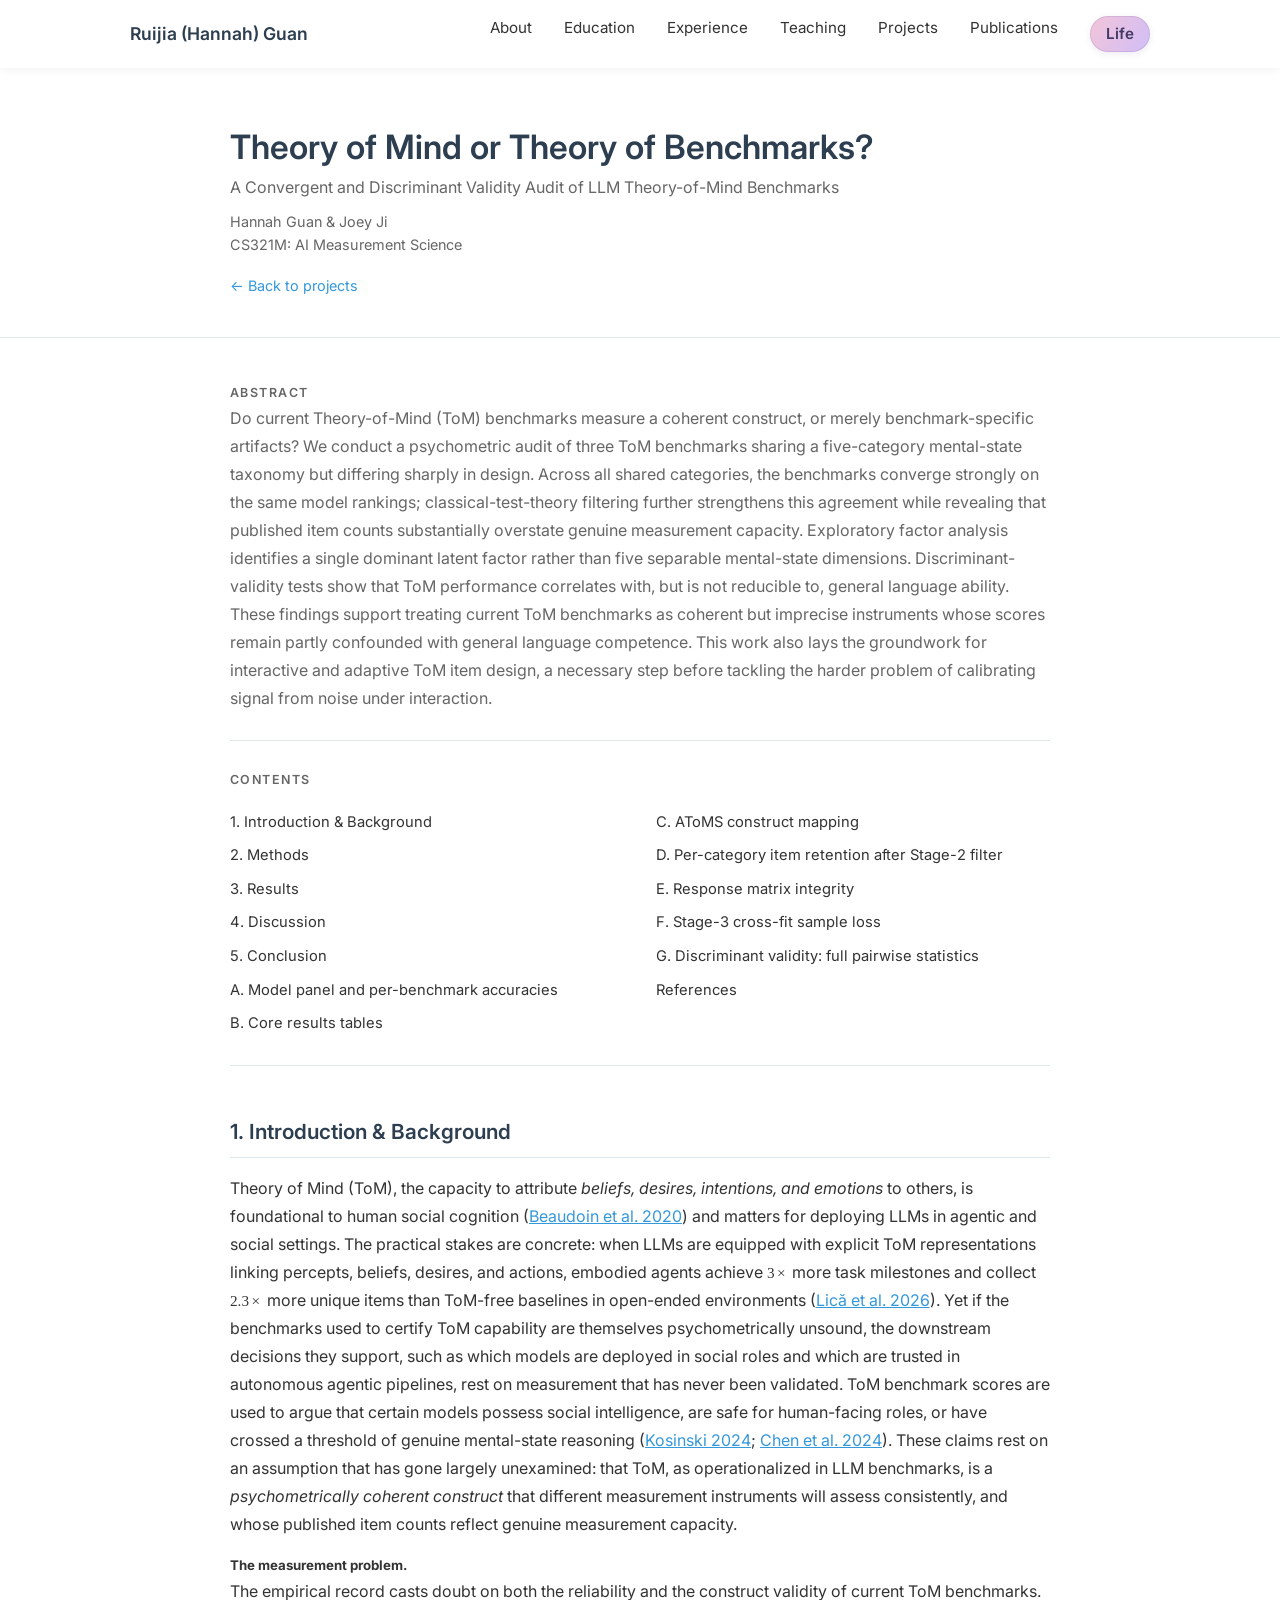
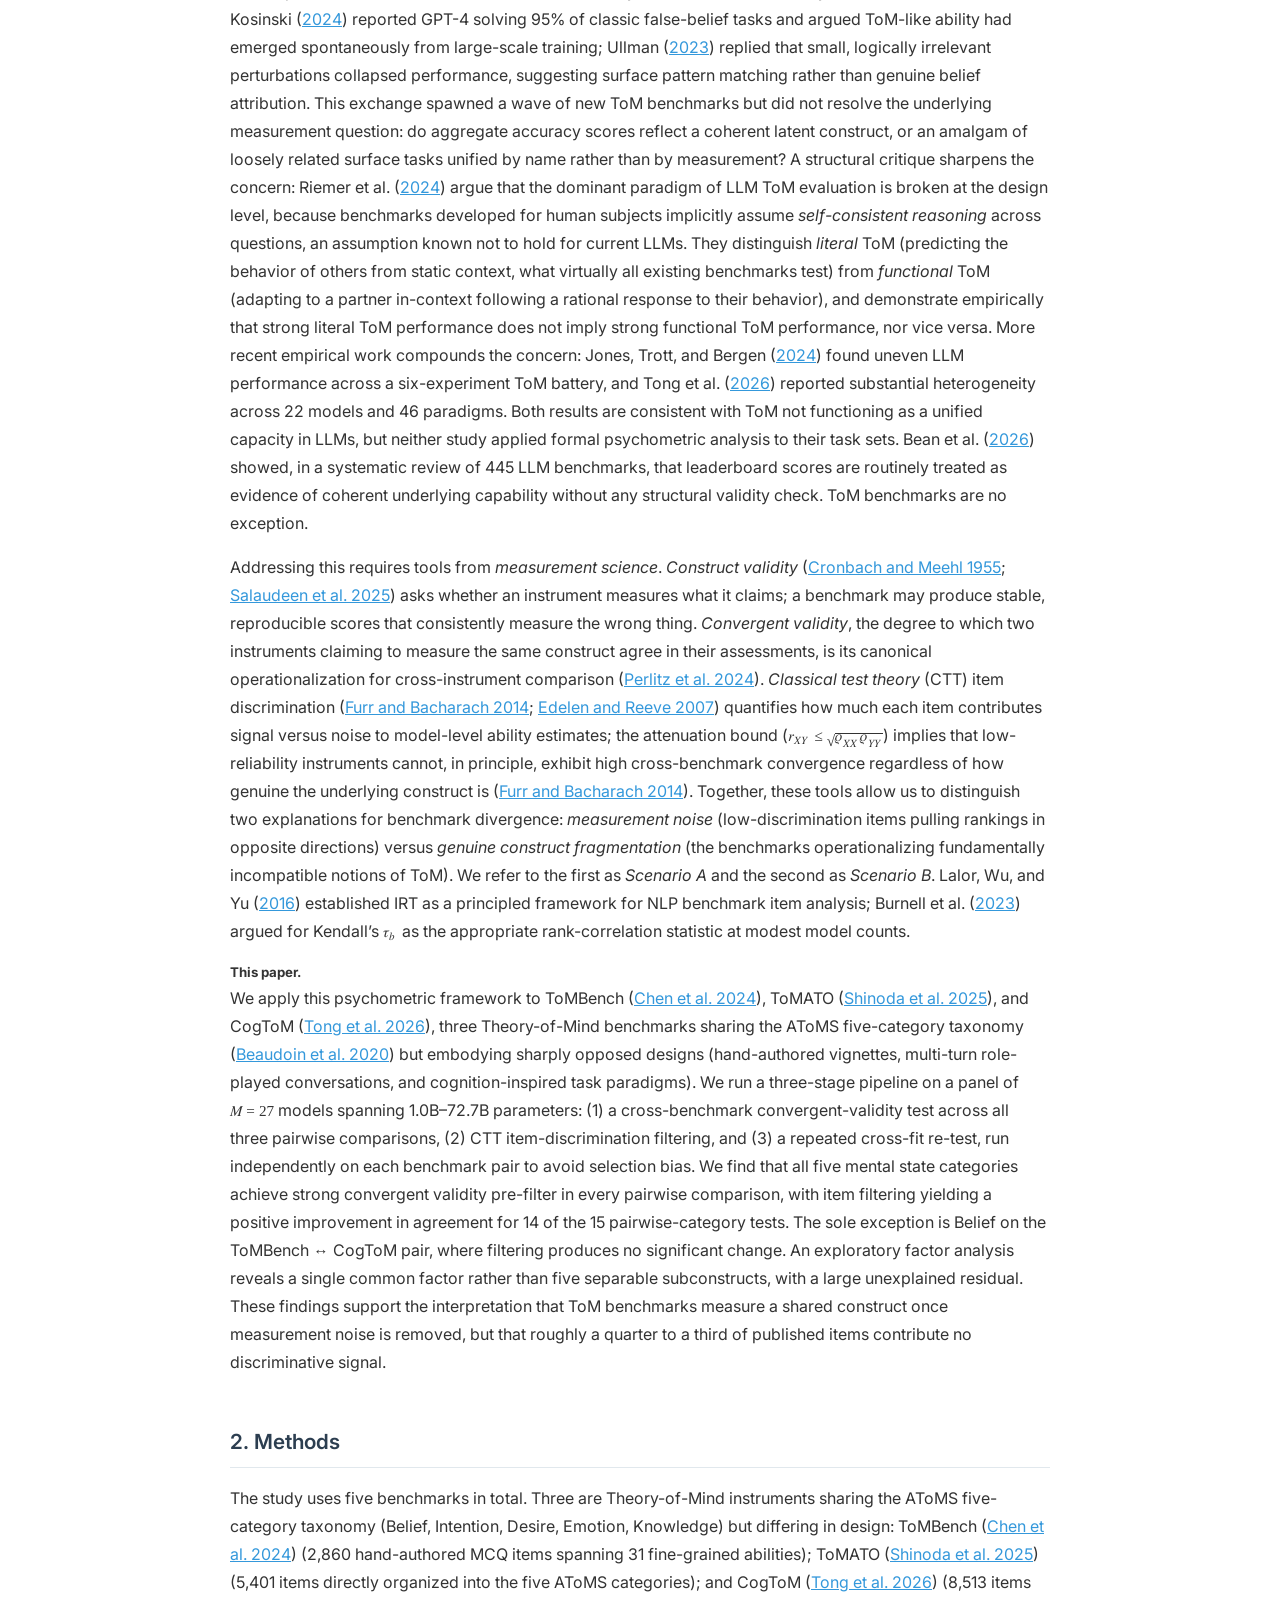
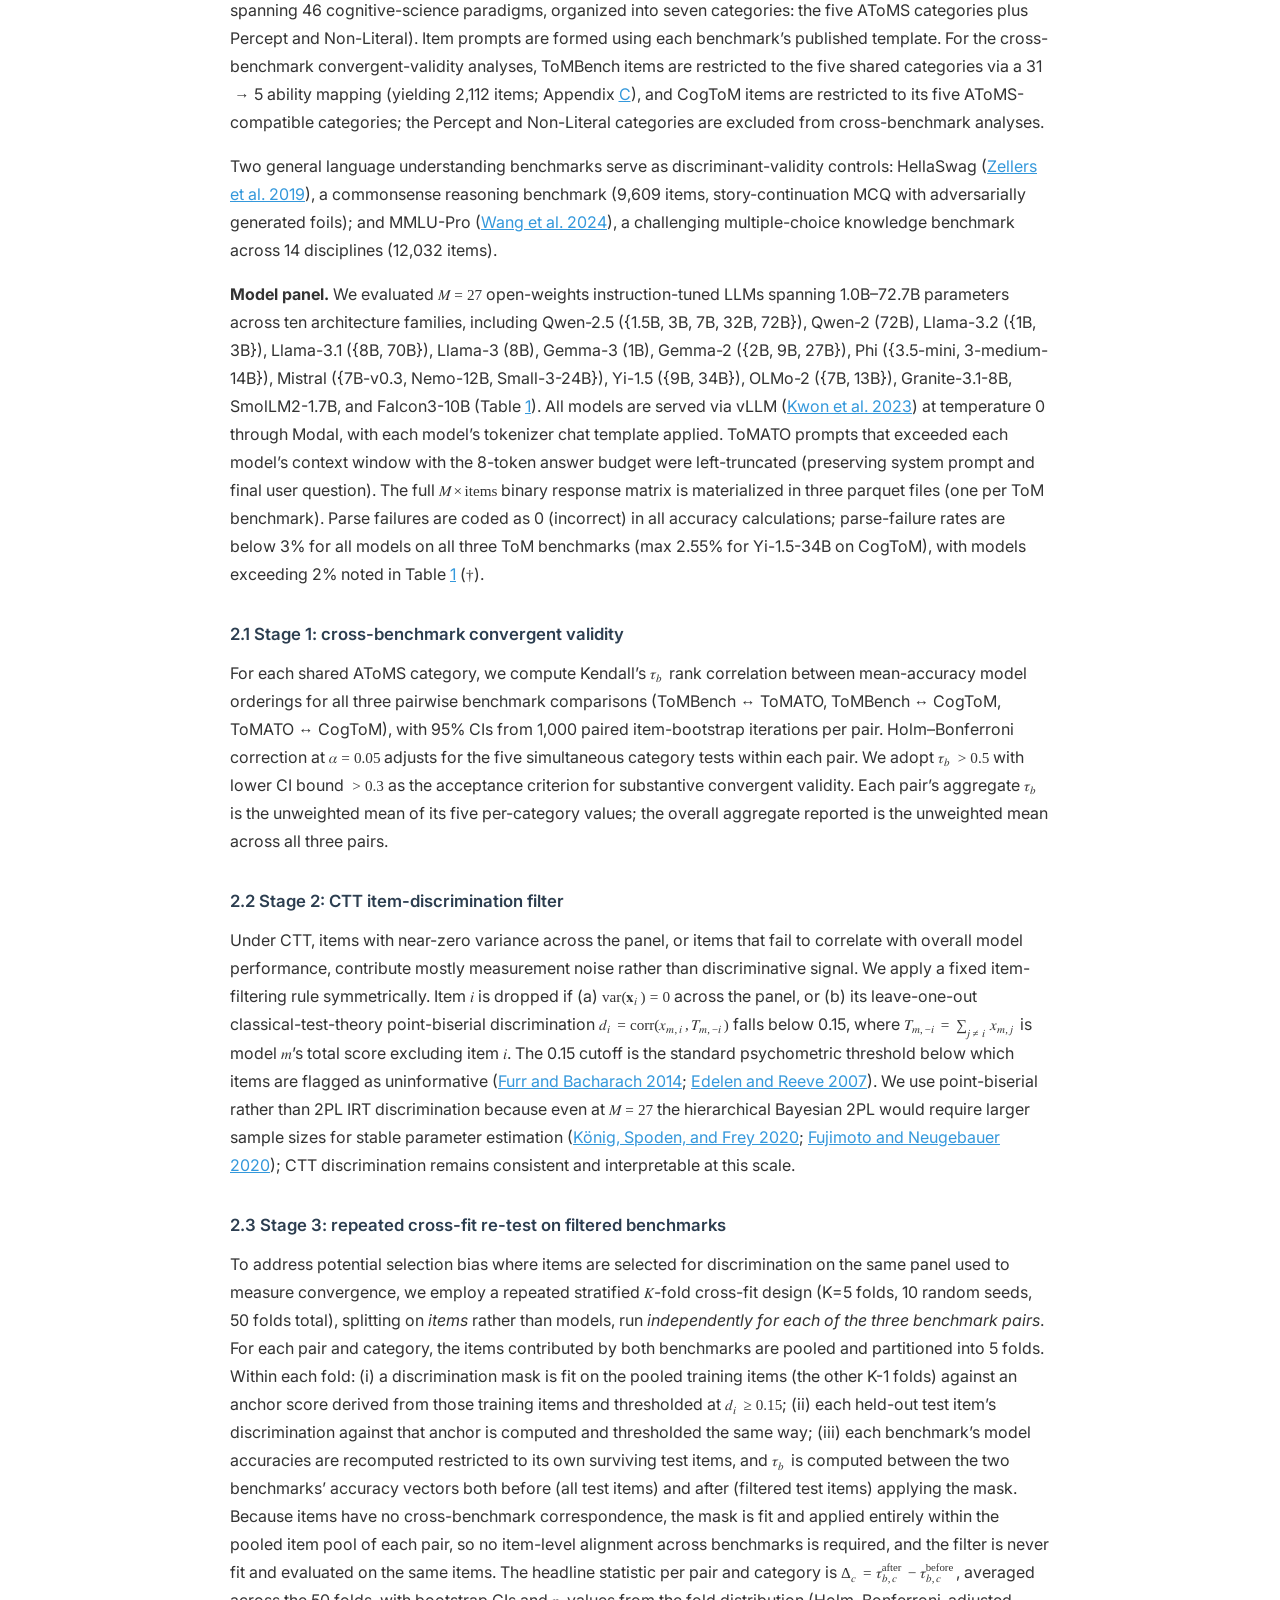
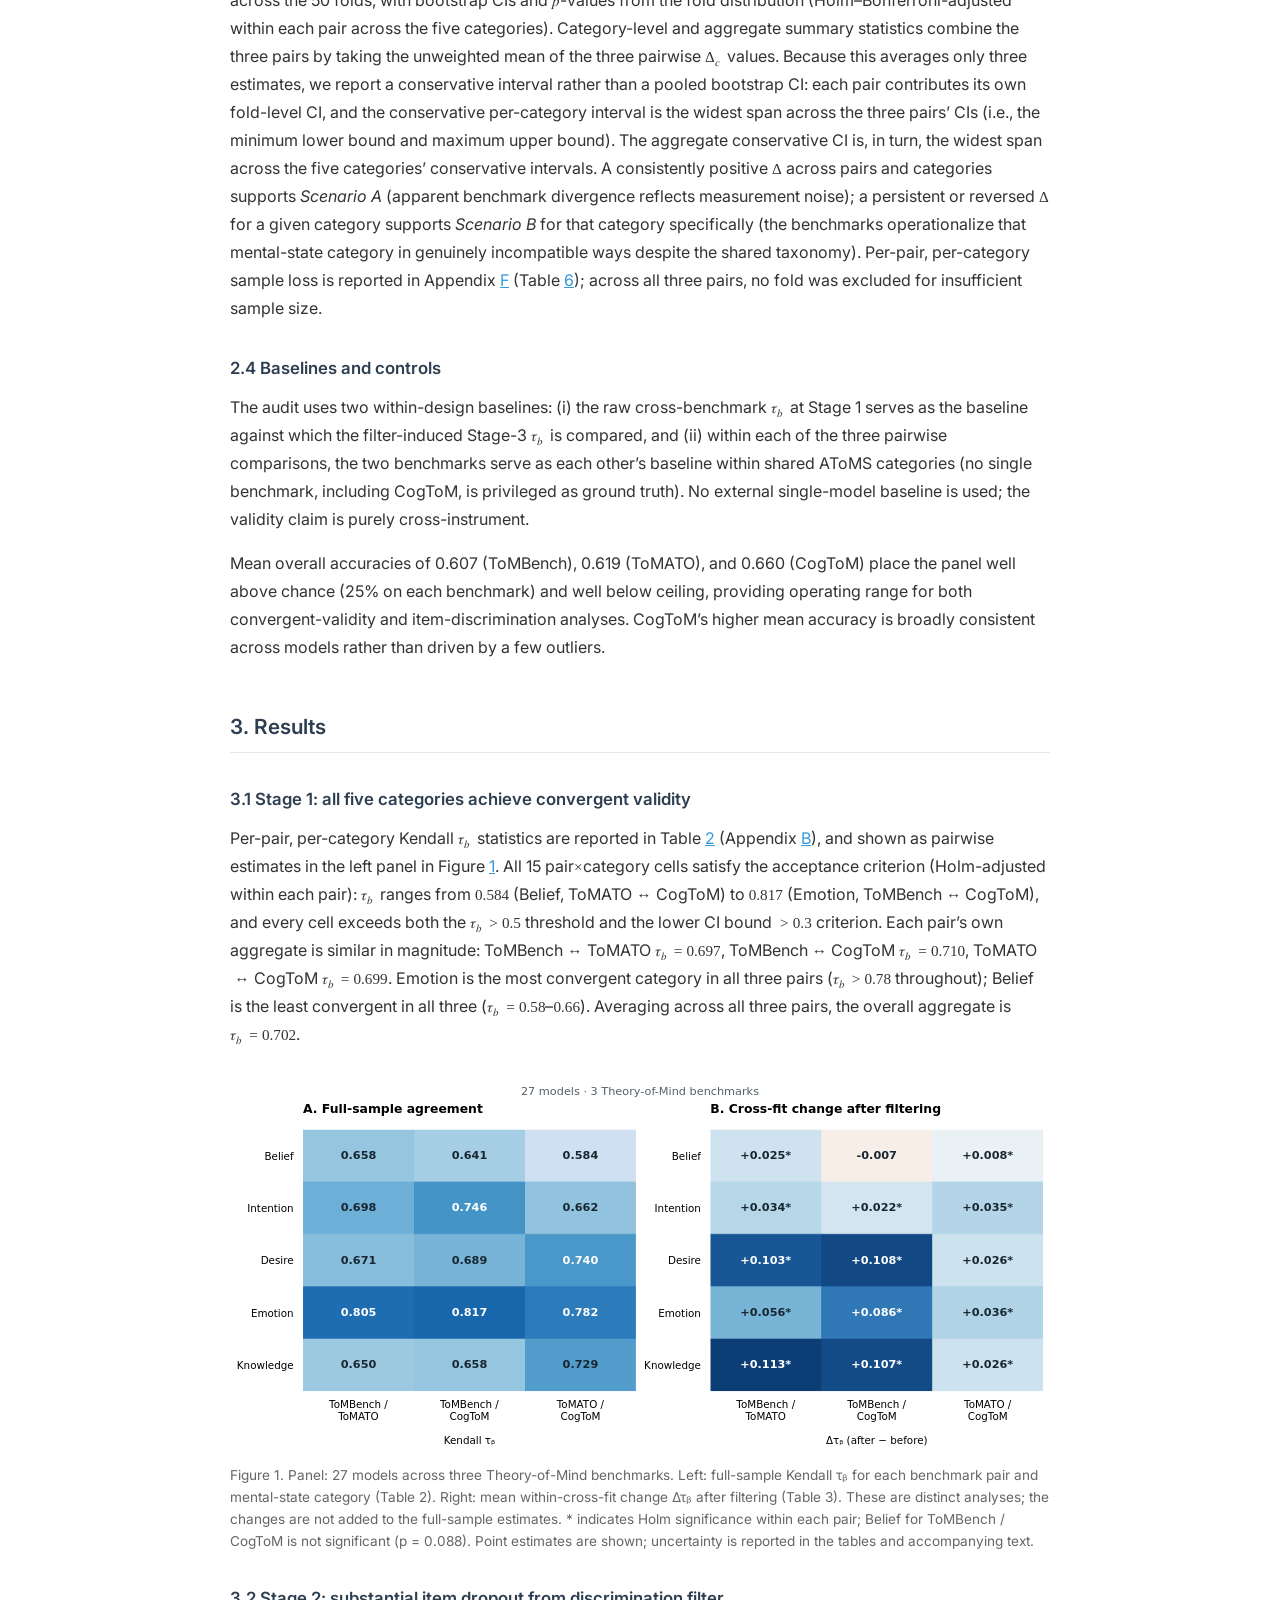
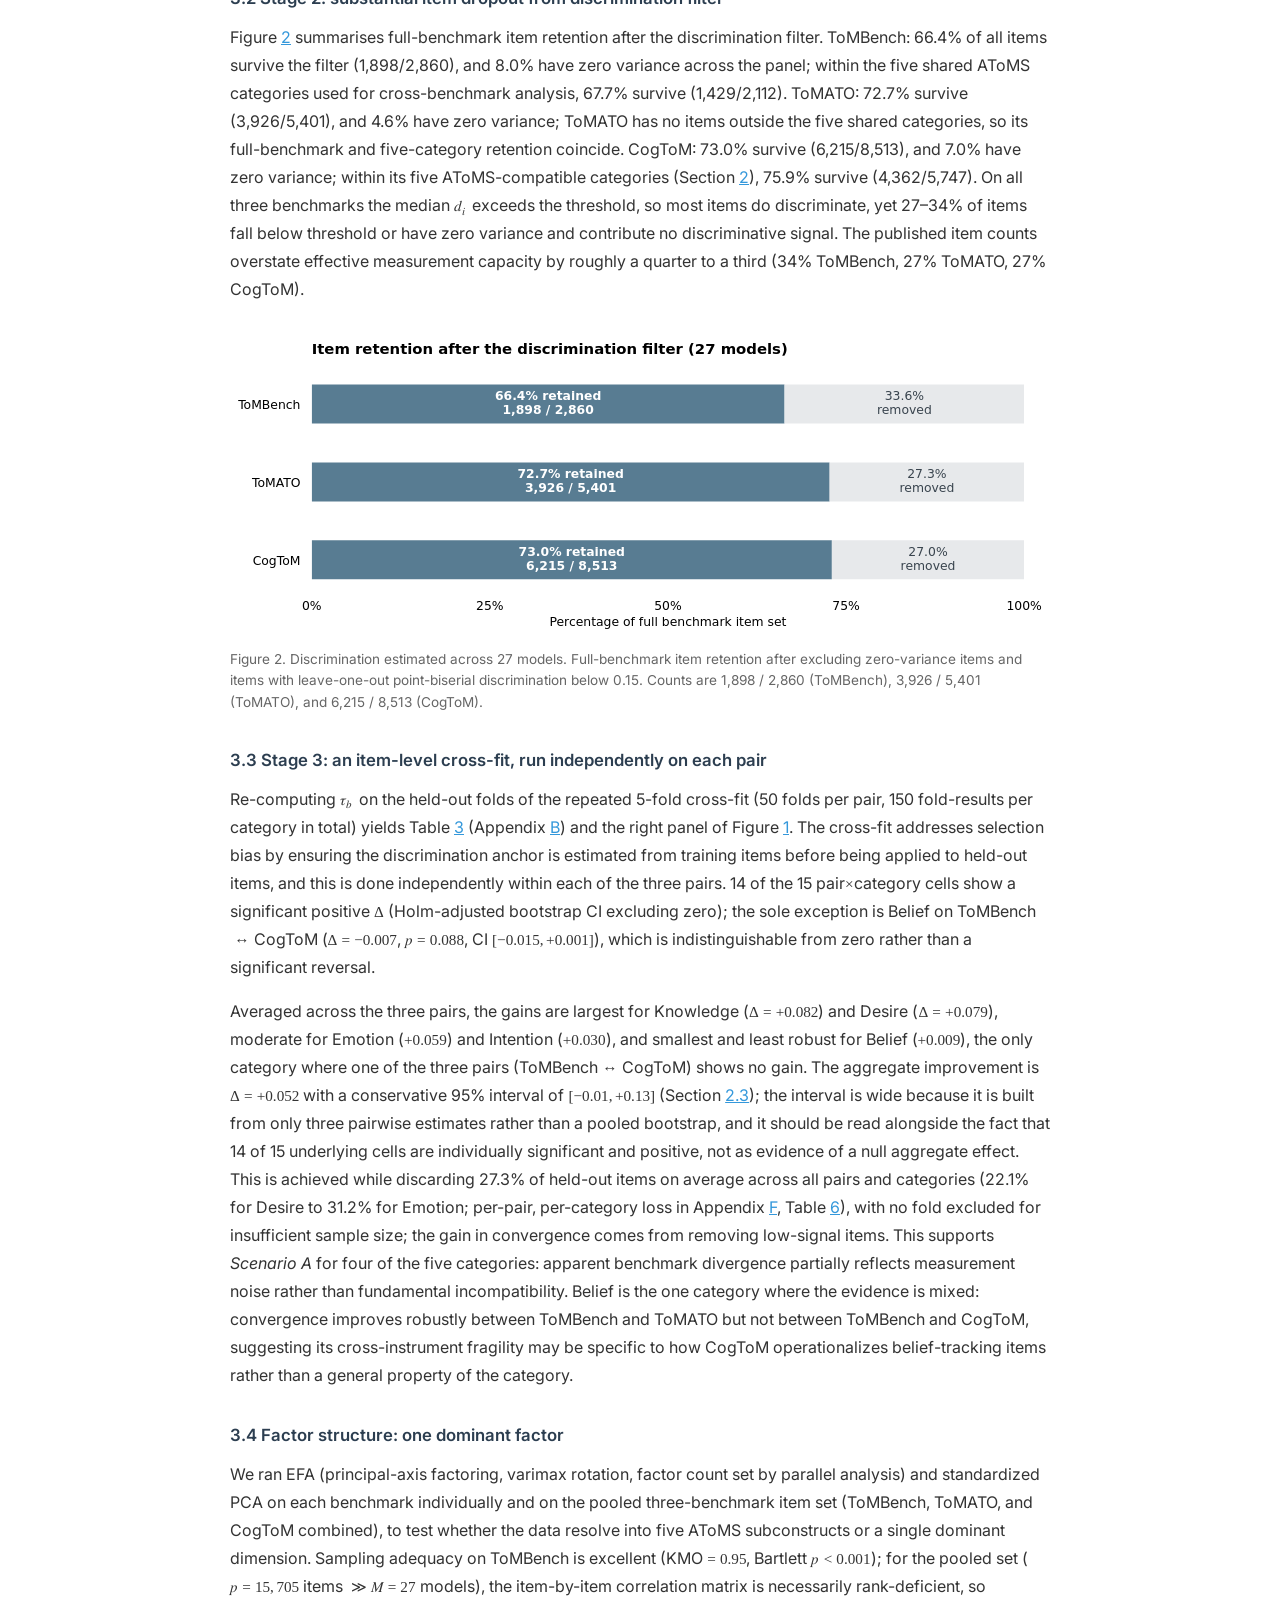
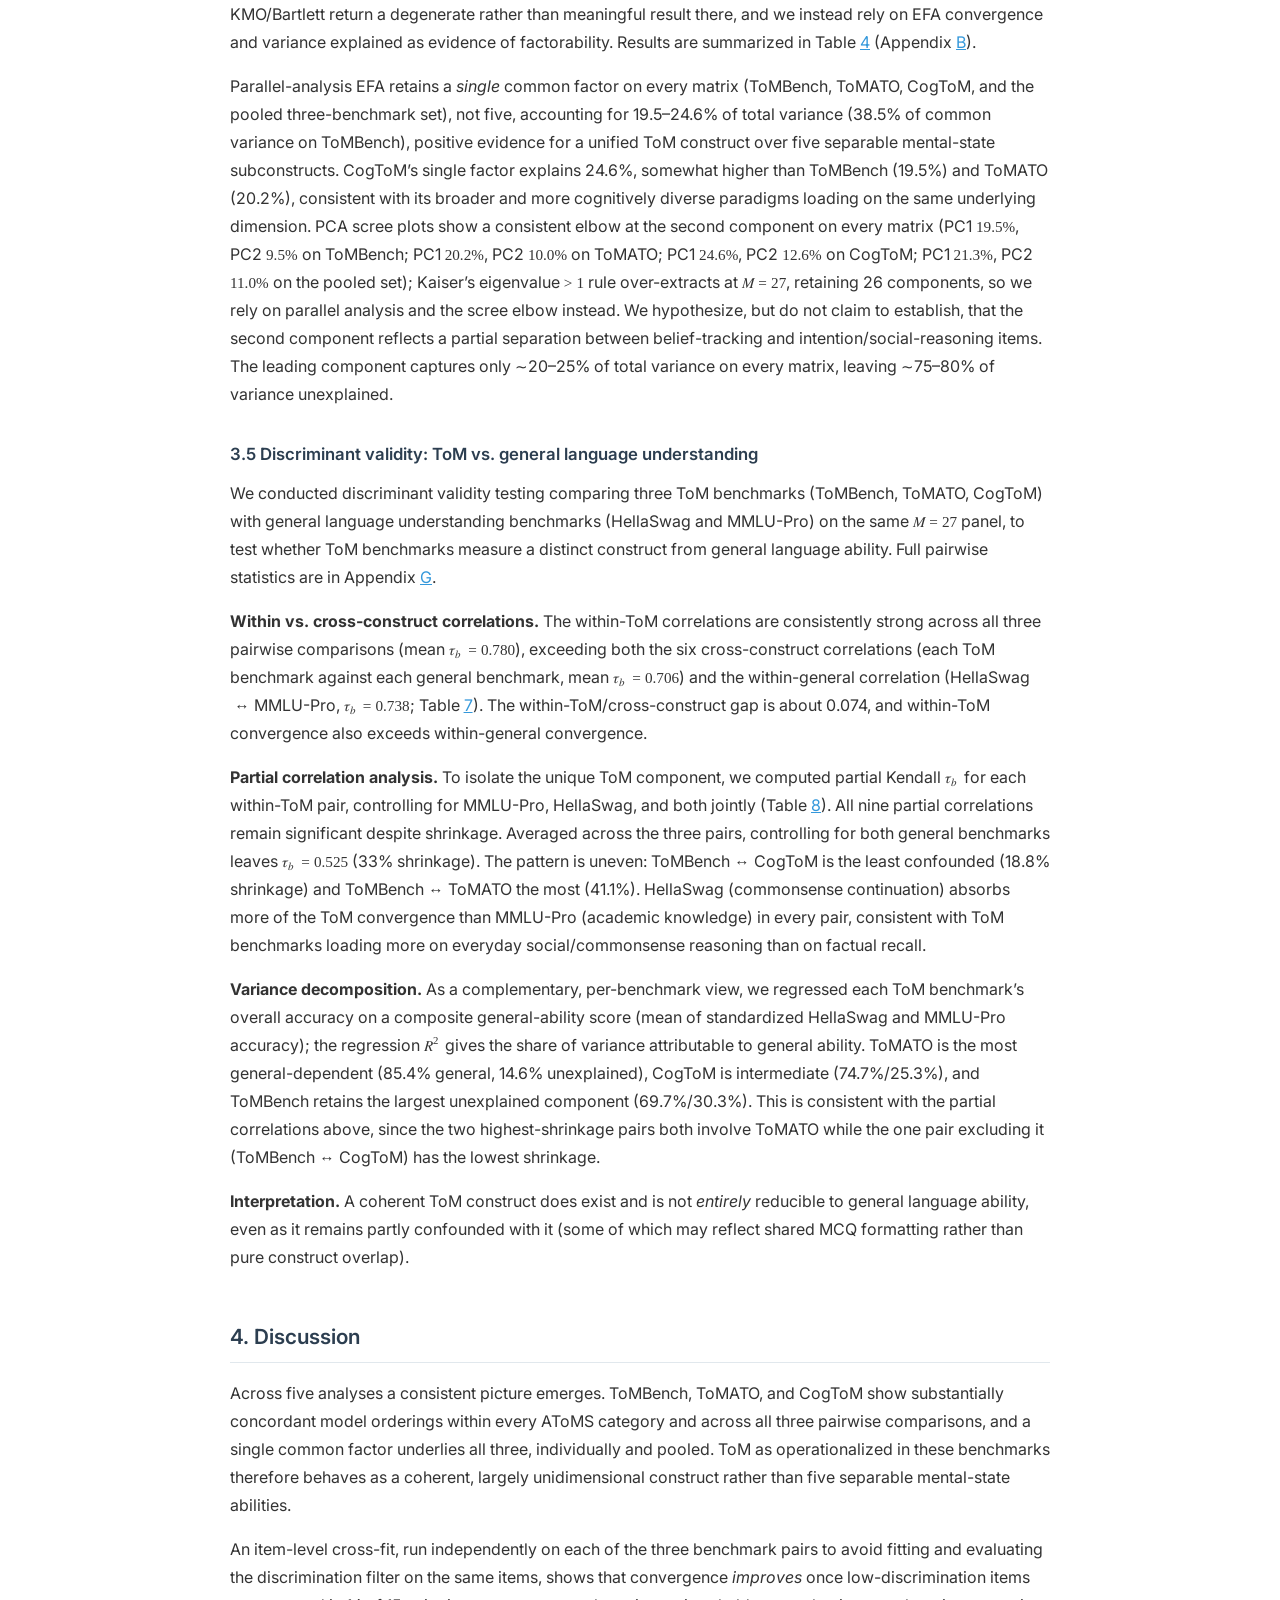
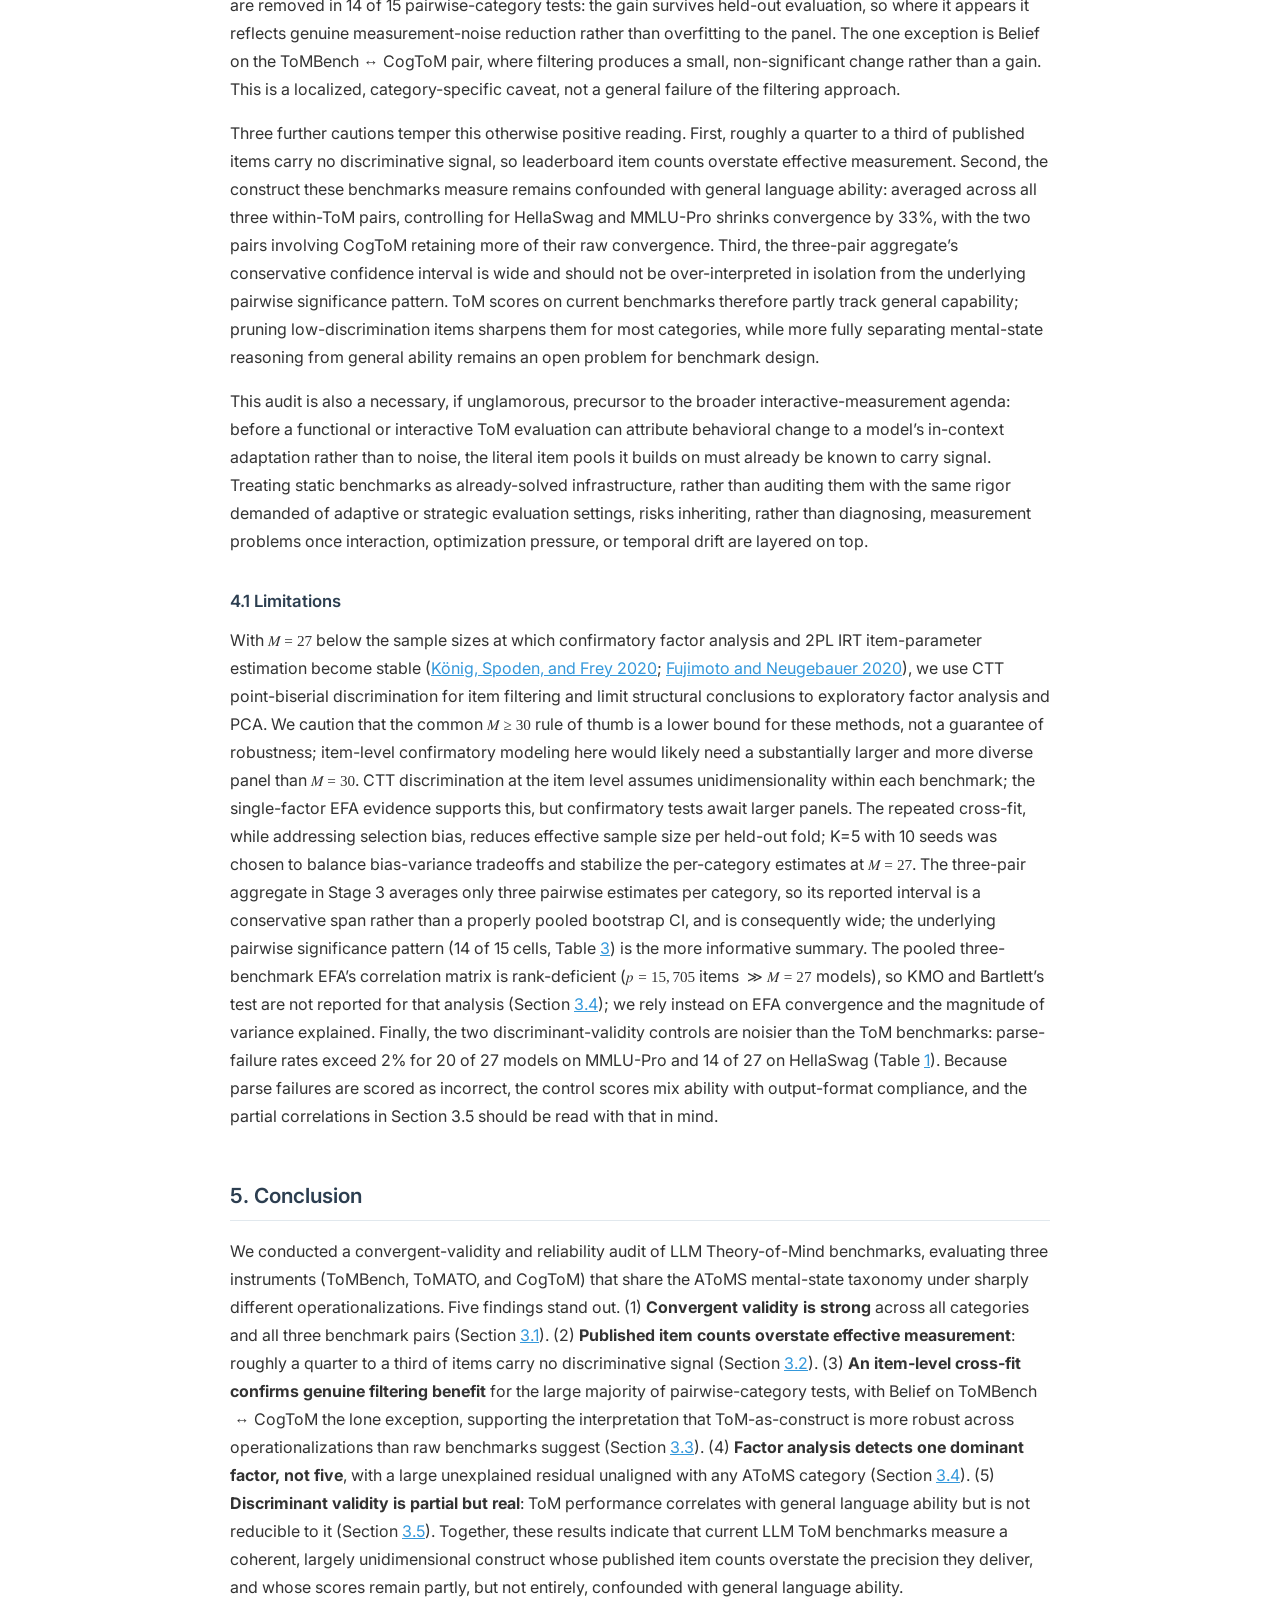
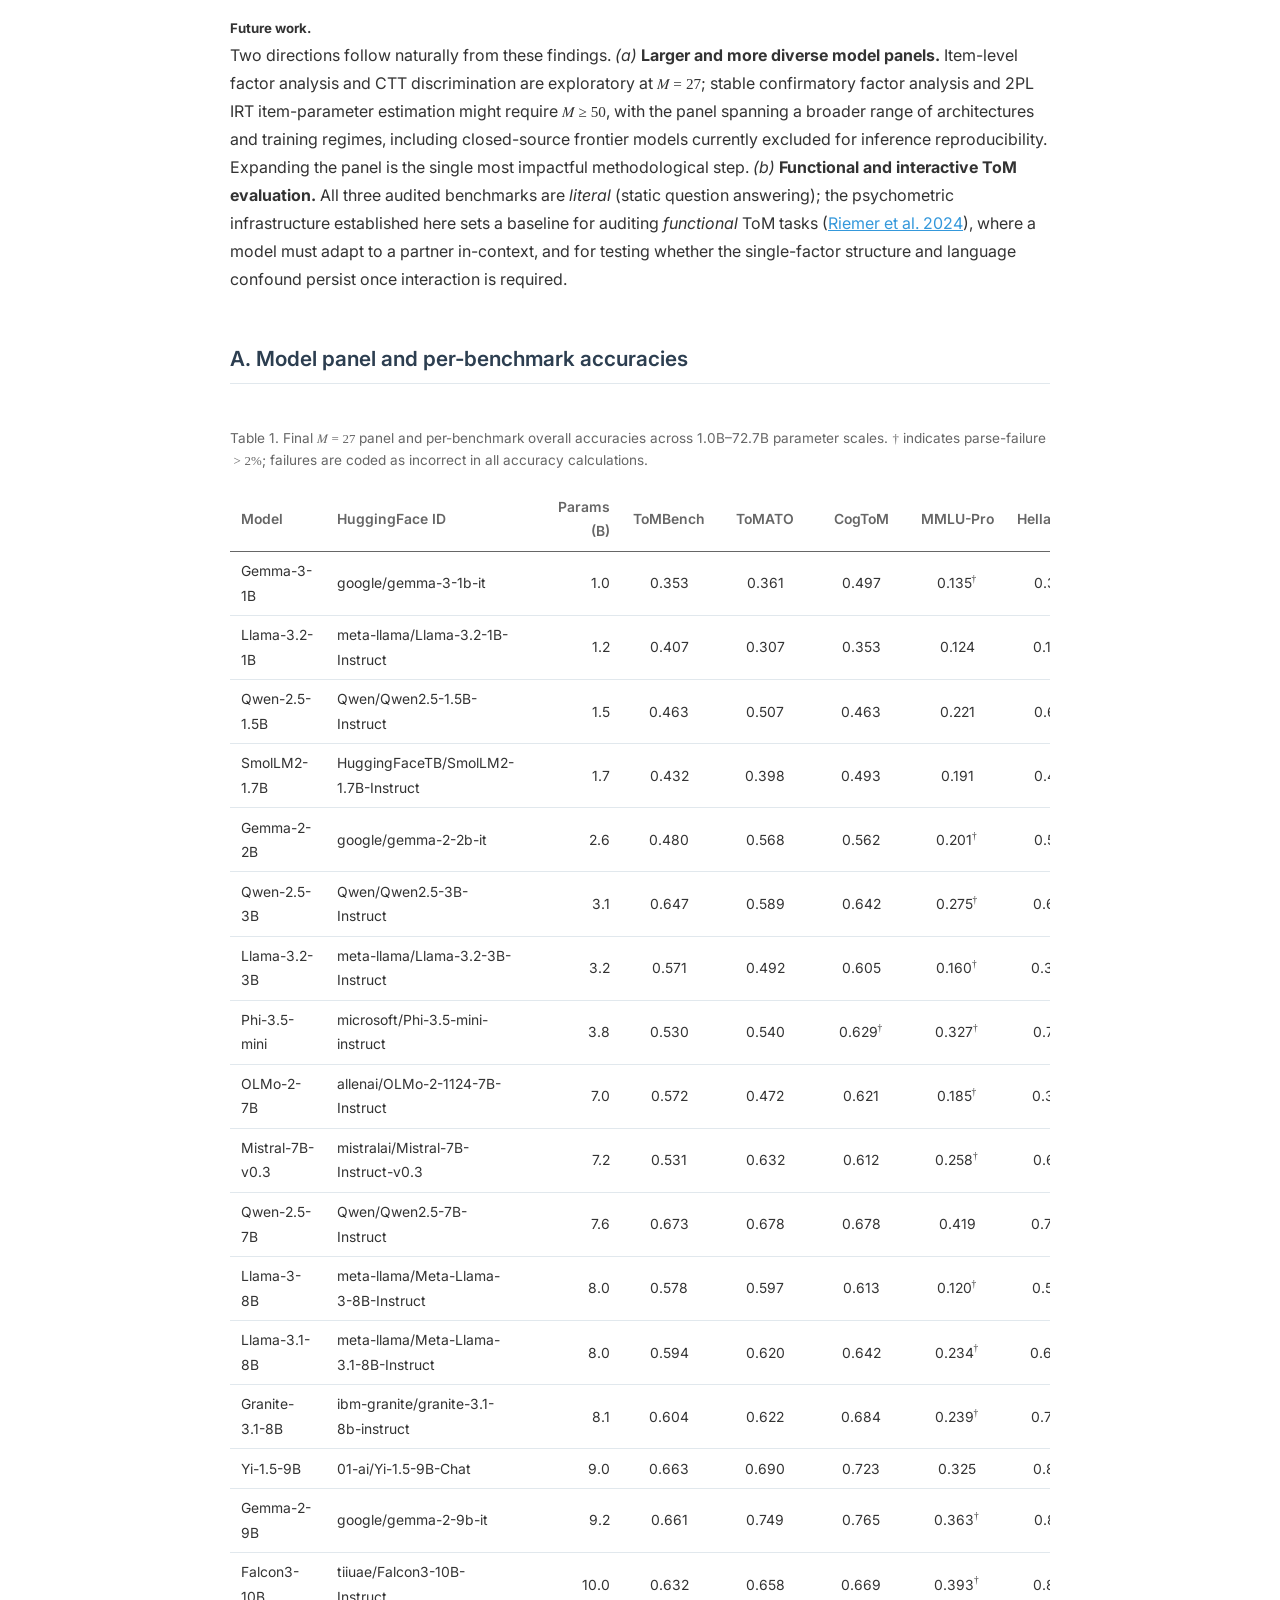
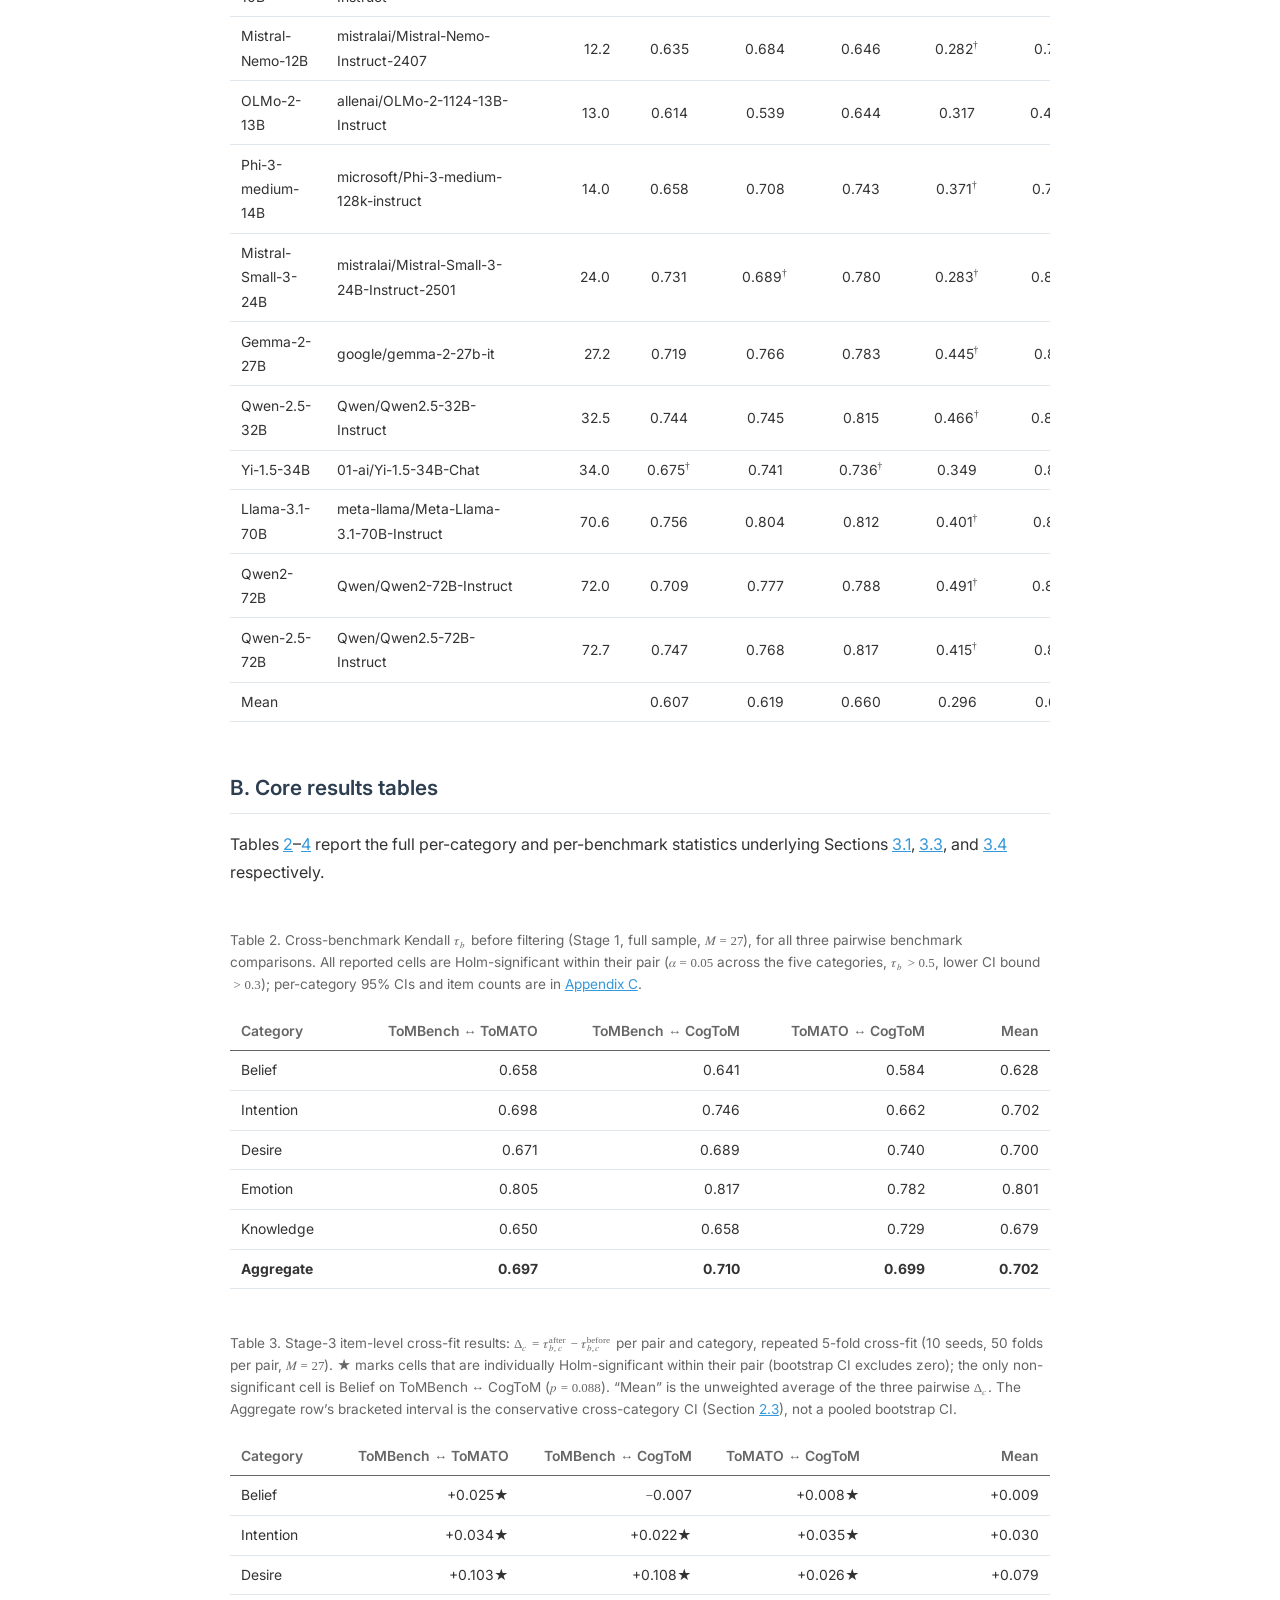
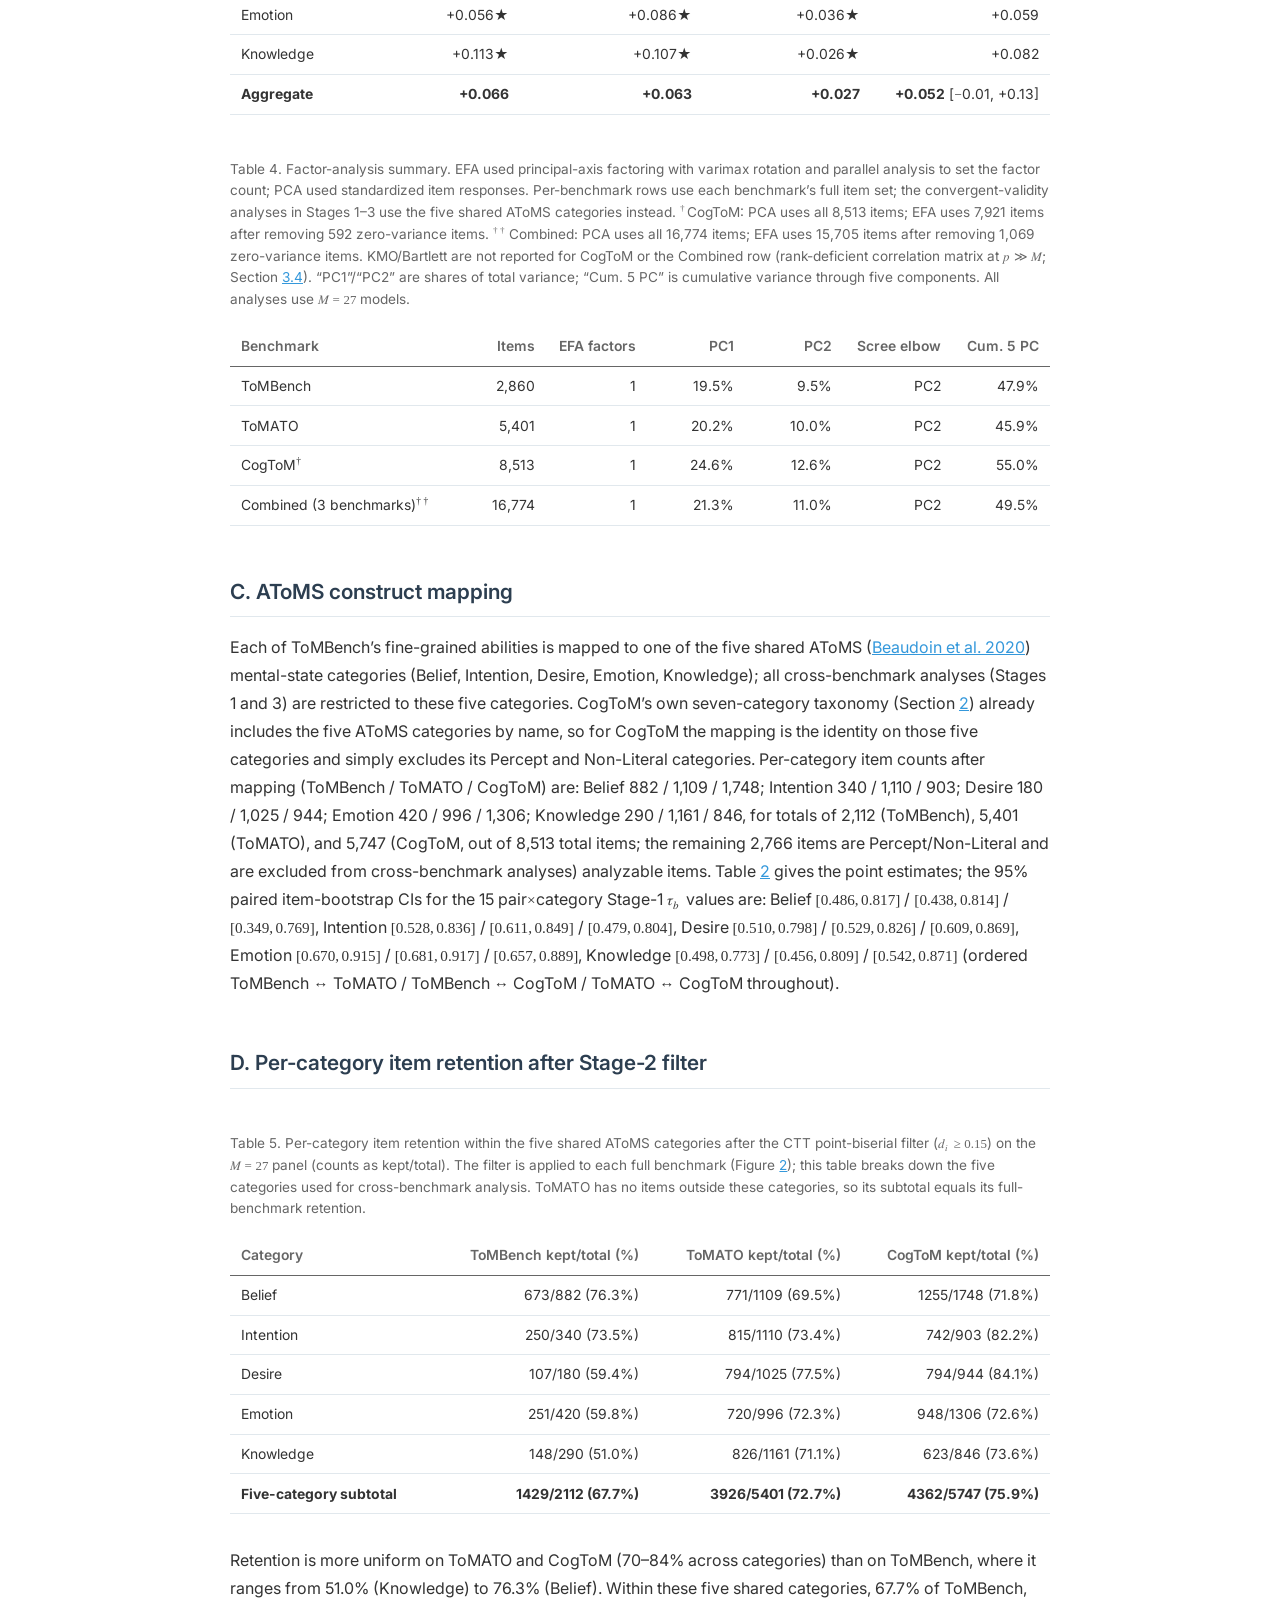
<file: docs/tom-benchmark-audit.html>
<!DOCTYPE html>

<html lang="en">
<head>
<!-- Google tag -->
<script async src="https://www.googletagmanager.com/gtm.js?id=GTM-M24B887Q"></script>
<script>
  window.dataLayer = window.dataLayer || [];
  function gtag(){dataLayer.push(arguments);}
  gtag('js', new Date());
</script>
<meta charset="utf-8"/>
<meta content="width=device-width, initial-scale=1.0" name="viewport"/>
<meta content="A convergent and discriminant validity audit of LLM Theory-of-Mind benchmarks across 27 models and three instruments." name="description"/>
<meta content="Hannah Guan, Joey Ji" name="author"/>
<title>Theory of Mind or Theory of Benchmarks? - Ruijia (Hannah) Guan</title>
<link href="../static/assets/favicon.ico" rel="icon" type="image/png"/>
<!-- Fonts -->
<link href="https://fonts.googleapis.com" rel="preconnect"/>
<link crossorigin="" href="https://fonts.gstatic.com" rel="preconnect"/>
<link href="https://fonts.googleapis.com/css2?family=Inter:wght@300;400;500;600;700&amp;display=swap" rel="stylesheet"/>
<!-- Bootstrap Icons -->
<link href="https://cdn.jsdelivr.net/npm/bootstrap-icons@1.10.0/font/bootstrap-icons.css" rel="stylesheet"/>
<!-- Custom CSS -->
<link href="../static/css/modern.css" rel="stylesheet"/>
<style>
        /* ---- Report page: minimal, document-like ---- */

        /* Plain header, overriding the site's image background */
        .page-header {
            background: var(--bg-color);
            padding: 3rem 0 2.25rem;
            text-align: left;
            border-bottom: 1px solid var(--border-color);
        }

        .page-header::before {
            display: none;
        }

        .page-header h1 {
            font-size: 1.7rem;
            font-weight: 600;
            line-height: 1.35;
            max-width: 820px;
            margin: 0 auto 0.4rem;
        }

        .page-header p {
            max-width: 820px;
            margin: 0 auto;
        }

        @media (min-width: 768px) {
            .page-header {
                padding: 3.5rem 0 2.5rem;
            }

            .page-header h1 {
                font-size: 2.1rem;
            }
        }

        .report-meta {
            color: var(--text-light);
            font-size: 0.9rem;
        }

        .report-actions {
            max-width: 820px;
            margin: 1.1rem auto 0;
            display: flex;
            flex-wrap: wrap;
            gap: 1.5rem;
        }

        .report-actions a {
            color: var(--accent-color);
            text-decoration: none;
            font-size: 0.9rem;
            transition: var(--transition);
        }

        .report-actions a:hover {
            color: var(--primary-color);
        }

        /* Body */
        .report {
            max-width: 820px;
            margin: 0 auto;
            line-height: 1.75;
        }

        .report h2 {
            font-size: 1.3rem;
            font-weight: 600;
            color: var(--primary-color);
            margin: 3rem 0 1rem;
            padding-bottom: 0.4rem;
            border-bottom: 1px solid var(--border-color);
            scroll-margin-top: 90px;
        }

        .report h3 {
            font-size: 1.05rem;
            font-weight: 600;
            color: var(--primary-color);
            margin: 2rem 0 0.6rem;
        }

        .report h4 {
            font-size: 0.97rem;
            font-weight: 600;
            color: var(--text-color);
            margin: 1.4rem 0 0.4rem;
        }

        .report p {
            margin-bottom: 1rem;
        }

        .report ol,
        .report ul {
            margin: 0 0 1rem 1.3rem;
        }

        .report li {
            margin-bottom: 0.5rem;
        }

        .report a {
            color: var(--accent-color);
        }

        /* Abstract & contents: hairlines instead of boxes */
        .abstract {
            padding-bottom: 1.75rem;
            border-bottom: 1px solid var(--border-color);
            margin-bottom: 1.75rem;
        }

        .label {
            font-size: 0.78rem;
            font-weight: 600;
            letter-spacing: 0.12em;
            text-transform: uppercase;
            color: var(--text-light);
            margin-bottom: 0.5rem;
        }

        .abstract p {
            margin-bottom: 0;
            color: var(--text-light);
        }

        .toc {
            padding-bottom: 1.75rem;
            border-bottom: 1px solid var(--border-color);
            margin-bottom: 0.5rem;
        }

        .toc ol {
            list-style: none;
            margin: 0;
            columns: 2;
            column-gap: 2rem;
        }

        .toc li {
            margin-bottom: 0.3rem;
            break-inside: avoid;
        }

        .toc a {
            color: var(--text-color);
            text-decoration: none;
            font-size: 0.92rem;
        }

        .toc a:hover {
            color: var(--accent-color);
        }

        .rq {
            border-left: 2px solid var(--border-color);
            padding: 0.1rem 0 0.1rem 1rem;
            margin: 0 0 1rem;
        }

        .rq p {
            margin: 0;
        }

        /* Figures */
        .report figure {
            margin: 2rem 0;
        }

        .report figure img {
            width: 100%;
            height: auto;
            display: block;
            background: #fff;
        }

        .fig-pair {
            display: grid;
            grid-template-columns: 1fr;
            gap: 1rem;
        }

        @media (min-width: 640px) {
            .fig-pair {
                grid-template-columns: 1fr 1fr;
            }
        }

        .fig-tall a {
            display: block;
            max-height: 620px;
            overflow-y: auto;
            -webkit-overflow-scrolling: touch;
        }

        figcaption {
            font-size: 0.85rem;
            color: var(--text-light);
            margin-top: 0.7rem;
        }

        figcaption strong {
            color: var(--text-color);
            font-weight: 600;
        }

        /* Tables */
        .table-wrap {
            overflow-x: auto;
            margin: 1rem 0 0.5rem;
            -webkit-overflow-scrolling: touch;
        }

        table.data {
            border-collapse: collapse;
            width: 100%;
            min-width: 540px;
            font-size: 0.87rem;
        }

        table.data th,
        table.data td {
            padding: 0.45rem 0.7rem;
            text-align: right;
            white-space: nowrap;
        }

        table.data td {
            border-bottom: 1px solid var(--border-color);
        }

        table.data thead th {
            color: var(--text-light);
            font-weight: 600;
            border-bottom: 1px solid var(--text-light);
        }

        table.data th:first-child,
        table.data td:first-child {
            text-align: left;
        }

        table.data .group-head th {
            text-align: center;
            font-weight: 500;
            border-bottom: 1px solid var(--border-color);
        }

        .up {
            color: #1e8449;
        }

        .down {
            color: #c0392b;
        }

        .table-caption {
            font-size: 0.85rem;
            color: var(--text-light);
            margin-bottom: 1.75rem;
        }

        .table-caption strong {
            color: var(--text-color);
            font-weight: 600;
        }

        /* Code */
        .report pre {
            background: var(--bg-gray);
            border-radius: 4px;
            padding: 1rem 1.1rem;
            overflow-x: auto;
            font-size: 0.84rem;
            line-height: 1.6;
            margin-bottom: 1.25rem;
        }

        .report code {
            font-family: 'SFMono-Regular', Consolas, 'Liberation Mono', Menlo, monospace;
            font-size: 0.9em;
            color: var(--primary-color);
        }

        .report pre code {
            color: inherit;
        }

        /* References */
        .references {
            counter-reset: ref;
            list-style: none;
            margin-left: 0;
            font-size: 0.89rem;
        }

        .references li {
            position: relative;
            padding-left: 2.6rem;
            color: var(--text-light);
        }

        .references li::before {
            counter-increment: ref;
            content: "[" counter(ref) "]";
            position: absolute;
            left: 0;
            color: var(--text-light);
        }

        .back-link {
            display: inline-block;
            margin-top: 3rem;
            padding-top: 1.5rem;
            border-top: 1px solid var(--border-color);
            width: 100%;
            color: var(--accent-color);
            text-decoration: none;
            font-size: 0.92rem;
        }

        .back-link:hover {
            color: var(--primary-color);
        }
    </style>
<style>
.report figure { margin: 2rem 0; } .report figure img { display:block; max-width:100%; height:auto; margin:auto; }
.report figcaption, .report caption { font-size:.85rem; color:var(--text-light); line-height:1.6; text-align:left; margin-top:.75rem; }
.report caption { caption-side:top; padding-bottom:1rem; white-space:normal; }
.report table.data th { white-space:normal; min-width:6rem; } .report table.data td { white-space:normal; }
.report table.data { min-width:650px; } .report .table-wrap { margin:2rem 0; }
.report math { font-size: .95em; } .report math[display="block"] { overflow-x:auto; padding:1rem 0; }
.report h3,.report h4,.report [id] { scroll-margin-top:90px; }
.csl-entry { margin-bottom:1rem; font-size:.9rem; overflow-wrap:anywhere; }
.report .toc ol { list-style:none; padding:0; margin-left:0; }
@media(max-width:600px) { .page-header h1 { font-size:1.5rem; } .report { overflow-wrap:break-word; } }
</style>
</head>
<body>
<!-- Navigation -->
<nav class="navbar">
<div class="container">
<a class="nav-brand" href="../index.html">Ruijia (Hannah) Guan</a>
<button aria-label="Toggle navigation" class="nav-toggle">
<span></span>
<span></span>
<span></span>
</button>
<ul class="nav-menu">
<li><a href="../index.html#about">About</a></li>
<li><a href="../index.html#education">Education</a></li>
<li><a href="../index.html#experience">Experience</a></li>
<li><a href="../index.html#teaching">Teaching</a></li>
<li><a aria-current="page" href="../index.html#projects">Projects</a></li>
<li><a href="../index.html#publications">Publications</a></li>
<li><a class="nav-life" href="../life.html">Life</a></li>
</ul>
</div>
</nav>
<header class="page-header"><div class="container"><h1>Theory of Mind or Theory of Benchmarks?</h1><p>A Convergent and Discriminant Validity Audit of LLM Theory-of-Mind Benchmarks</p><p class="report-meta" style="margin-top:0.6rem;">Hannah Guan &amp; Joey Ji<br/>CS321M: AI Measurement Science</p><div class="report-actions"><a href="../index.html#projects">← Back to projects</a></div></div></header><main class="section"><div class="container"><article class="report"><div class="abstract"><p class="label">Abstract</p><p>Do current Theory-of-Mind (ToM) benchmarks measure a coherent
construct, or merely benchmark-specific artifacts? We conduct a
psychometric audit of three ToM benchmarks sharing a five-category
mental-state taxonomy but differing sharply in design. Across all shared
categories, the benchmarks converge strongly on the same model rankings;
classical-test-theory filtering further strengthens this agreement while
revealing that published item counts substantially overstate genuine
measurement capacity. Exploratory factor analysis identifies a single
dominant latent factor rather than five separable mental-state
dimensions. Discriminant-validity tests show that ToM performance
correlates with, but is not reducible to, general language ability.
These findings support treating current ToM benchmarks as coherent but
imprecise instruments whose scores remain partly confounded with general
language competence. This work also lays the groundwork for interactive
and adaptive ToM item design, a necessary step before tackling the
harder problem of calibrating signal from noise under interaction.</p>
</div><nav aria-label="Table of contents" class="toc"><p class="label">Contents</p><ol><li><a href="#sec:intro">1. Introduction &amp; Background</a></li><li><a href="#sec:methods">2. Methods</a></li><li><a href="#sec:results">3. Results</a></li><li><a href="#sec:discussion">4. Discussion</a></li><li><a href="#sec:conclusion">5. Conclusion</a></li><li><a href="#app:panel">A. Model panel and per-benchmark accuracies</a></li><li><a href="#app:core-tables">B. Core results tables</a></li><li><a href="#app:atoms-map">C. AToMS construct mapping</a></li><li><a href="#app:retention">D. Per-category item retention after Stage-2
filter</a></li><li><a href="#app:integrity">E. Response matrix integrity</a></li><li><a href="#app:sampleloss">F. Stage-3 cross-fit sample loss</a></li><li><a href="#app:discriminant">G. Discriminant validity: full pairwise
statistics</a></li><li><a href="#references">References</a></li></ol></nav><h2 id="sec:intro">1. Introduction &amp; Background</h2>
<p>Theory of Mind (ToM), the capacity to attribute <em>beliefs, desires,
intentions, and emotions</em> to others, is foundational to human social
cognition <span class="citation" data-cites="beaudoin2020atoms">(<a href="#ref-beaudoin2020atoms" role="doc-biblioref">Beaudoin et al.
2020</a>)</span> and matters for deploying LLMs in agentic and social settings. The practical stakes are concrete: when LLMs are
equipped with explicit ToM representations linking percepts, beliefs,
desires, and actions, embodied agents achieve
<math display="inline" xmlns="http://www.w3.org/1998/Math/MathML"><semantics><mrow><mn>3</mn><mo>×</mo></mrow><annotation encoding="application/x-tex">3\times</annotation></semantics></math>
more task milestones and collect
<math display="inline" xmlns="http://www.w3.org/1998/Math/MathML"><semantics><mrow><mn>2.3</mn><mo>×</mo></mrow><annotation encoding="application/x-tex">2.3\times</annotation></semantics></math>
more unique items than ToM-free baselines in open-ended environments
<span class="citation" data-cites="licua2026mindforge">(<a href="#ref-licua2026mindforge" role="doc-biblioref">Lică et al.
2026</a>)</span>. Yet if the benchmarks used to certify ToM capability
are themselves psychometrically unsound, the downstream decisions they
support, such as which models are deployed in social roles and which are
trusted in autonomous agentic pipelines, rest on measurement that has
never been validated. ToM benchmark scores are used to argue that
certain models possess social intelligence, are safe for human-facing
roles, or have crossed a threshold of genuine mental-state reasoning
<span class="citation" data-cites="kosinski2024evaluating chen2024tombench">(<a href="#ref-kosinski2024evaluating" role="doc-biblioref">Kosinski
2024</a>; <a href="#ref-chen2024tombench" role="doc-biblioref">Chen et
al. 2024</a>)</span>. These claims rest on an assumption that has
gone largely unexamined: that ToM, as operationalized in LLM benchmarks,
is a <em>psychometrically coherent construct</em> that different
measurement instruments will assess consistently, and whose published
item counts reflect genuine measurement capacity.</p>
<h5 id="the-measurement-problem.">The measurement problem.</h5>
<p>The empirical record casts doubt on both the reliability and the
construct validity of current ToM benchmarks. <span class="citation" data-cites="kosinski2024evaluating">Kosinski (<a href="#ref-kosinski2024evaluating" role="doc-biblioref">2024</a>)</span>
reported GPT-4 solving 95% of classic false-belief tasks and argued
ToM-like ability had emerged spontaneously from large-scale training;
<span class="citation" data-cites="ullman2023large">Ullman (<a href="#ref-ullman2023large" role="doc-biblioref">2023</a>)</span>
replied that small, logically irrelevant perturbations collapsed
performance, suggesting surface pattern matching rather than genuine
belief attribution. This exchange spawned a wave of new ToM benchmarks
but did not resolve the underlying measurement question: do aggregate
accuracy scores reflect a coherent latent construct, or an amalgam of
loosely related surface tasks unified by name rather than by
measurement? A structural critique sharpens the concern: <span class="citation" data-cites="riemer2024position">Riemer et al. (<a href="#ref-riemer2024position" role="doc-biblioref">2024</a>)</span>
argue that the dominant paradigm of LLM ToM evaluation is broken at the
design level, because benchmarks developed for human subjects implicitly
assume <em>self-consistent reasoning</em> across questions, an assumption known not to hold for current LLMs. They distinguish
<em>literal</em> ToM (predicting the behavior of others from static
context, what virtually all existing benchmarks test) from
<em>functional</em> ToM (adapting to a partner in-context following a
rational response to their behavior), and demonstrate empirically that
strong literal ToM performance does not imply strong functional ToM
performance, nor vice versa. More recent empirical work compounds the
concern: <span class="citation" data-cites="jones2024comparing">Jones,
Trott, and Bergen (<a href="#ref-jones2024comparing" role="doc-biblioref">2024</a>)</span> found uneven LLM performance
across a six-experiment ToM battery, and <span class="citation" data-cites="tong2026cogtom">Tong et al. (<a href="#ref-tong2026cogtom" role="doc-biblioref">2026</a>)</span> reported substantial heterogeneity
across 22 models and 46 paradigms. Both results are consistent with ToM not functioning as a unified capacity in LLMs, but neither study applied
formal psychometric analysis to their task sets. <span class="citation" data-cites="bean2026measuring">Bean et al. (<a href="#ref-bean2026measuring" role="doc-biblioref">2026</a>)</span>
showed, in a systematic review of 445 LLM benchmarks, that leaderboard
scores are routinely treated as evidence of coherent underlying
capability without any structural validity check. ToM benchmarks are no
exception.</p>
<p>Addressing this requires tools from <em>measurement science</em>.
<em>Construct validity</em> <span class="citation" data-cites="cronbach1955construct salaudeen2025measurement">(<a href="#ref-cronbach1955construct" role="doc-biblioref">Cronbach and
Meehl 1955</a>; <a href="#ref-salaudeen2025measurement" role="doc-biblioref">Salaudeen et al. 2025</a>)</span> asks whether an
instrument measures what it claims; a benchmark may produce stable,
reproducible scores that consistently measure the wrong thing.
<em>Convergent validity</em>, the degree to which two instruments claiming to measure the same construct agree in their assessments, is
its canonical operationalization for cross-instrument comparison <span class="citation" data-cites="perlitz2024benchbench">(<a href="#ref-perlitz2024benchbench" role="doc-biblioref">Perlitz et al.
2024</a>)</span>. <em>Classical test theory</em> (CTT) item
discrimination <span class="citation" data-cites="furr2014psychometrics edelen2007applying">(<a href="#ref-furr2014psychometrics" role="doc-biblioref">Furr and
Bacharach 2014</a>; <a href="#ref-edelen2007applying" role="doc-biblioref">Edelen and Reeve 2007</a>)</span> quantifies how
much each item contributes signal versus noise to model-level ability
estimates; the attenuation bound
(<math display="inline" xmlns="http://www.w3.org/1998/Math/MathML"><semantics><mrow><msub><mi>r</mi><mrow><mi>X</mi><mi>Y</mi></mrow></msub><mo>≤</mo><msqrt><mrow><msub><mi>ρ</mi><mrow><mi>X</mi><mi>X</mi></mrow></msub><msub><mi>ρ</mi><mrow><mi>Y</mi><mi>Y</mi></mrow></msub></mrow></msqrt></mrow><annotation encoding="application/x-tex">r_{XY} \leq
\sqrt{\rho_{XX}\rho_{YY}}</annotation></semantics></math>) implies that
low-reliability instruments cannot, in principle, exhibit high
cross-benchmark convergence regardless of how genuine the underlying
construct is <span class="citation" data-cites="furr2014psychometrics">(<a href="#ref-furr2014psychometrics" role="doc-biblioref">Furr and Bacharach 2014</a>)</span>. Together,
these tools allow us to distinguish two explanations for benchmark
divergence: <em>measurement noise</em> (low-discrimination items pulling
rankings in opposite directions) versus <em>genuine construct
fragmentation</em> (the benchmarks operationalizing fundamentally
incompatible notions of ToM). We refer to the first as <em>Scenario A</em> and the second as <em>Scenario B</em>. <span class="citation" data-cites="lalor2016building">Lalor, Wu, and Yu (<a href="#ref-lalor2016building" role="doc-biblioref">2016</a>)</span>
established IRT as a principled framework for NLP benchmark item
analysis; <span class="citation" data-cites="burnell2023revealing">Burnell et al. (<a href="#ref-burnell2023revealing" role="doc-biblioref">2023</a>)</span>
argued for Kendall’s
<math display="inline" xmlns="http://www.w3.org/1998/Math/MathML"><semantics><msub><mi>τ</mi><mi>b</mi></msub><annotation encoding="application/x-tex">\tau_b</annotation></semantics></math>
as the appropriate rank-correlation statistic at modest model
counts.</p>
<h5 id="this-paper.">This paper.</h5>
<p>We apply this psychometric framework to ToMBench <span class="citation" data-cites="chen2024tombench">(<a href="#ref-chen2024tombench" role="doc-biblioref">Chen et al.
2024</a>)</span>, ToMATO <span class="citation" data-cites="shinoda2025tomato">(<a href="#ref-shinoda2025tomato" role="doc-biblioref">Shinoda et al. 2025</a>)</span>, and CogToM <span class="citation" data-cites="tong2026cogtom">(<a href="#ref-tong2026cogtom" role="doc-biblioref">Tong et al.
2026</a>)</span>, three Theory-of-Mind benchmarks sharing the AToMS
five-category taxonomy <span class="citation" data-cites="beaudoin2020atoms">(<a href="#ref-beaudoin2020atoms" role="doc-biblioref">Beaudoin et al. 2020</a>)</span> but embodying
sharply opposed designs (hand-authored vignettes, multi-turn role-played
conversations, and cognition-inspired task paradigms). We run a three-stage pipeline on a panel of <math display="inline" xmlns="http://www.w3.org/1998/Math/MathML"><semantics><mrow><mi>M</mi><mo>=</mo><mn>27</mn></mrow><annotation encoding="application/x-tex">M{=}27</annotation></semantics></math> models spanning 1.0B–72.7B parameters: (1) a cross-benchmark convergent-validity test across all three pairwise comparisons, (2) CTT item-discrimination filtering, and (3) a repeated cross-fit re-test, run independently on each benchmark pair to avoid selection bias. We find
that all five mental state categories achieve strong convergent validity
pre-filter in every pairwise comparison, with item filtering yielding a
positive improvement in agreement for 14 of the 15 pairwise-category
tests. The sole exception is Belief on the ToMBench<math display="inline" xmlns="http://www.w3.org/1998/Math/MathML"><semantics><mo>↔</mo><annotation encoding="application/x-tex">\leftrightarrow</annotation></semantics></math>CogToM pair, where filtering produces no significant change. An exploratory factor analysis
reveals a single common factor rather than five separable subconstructs,
with a large unexplained residual. These findings support the
interpretation that ToM benchmarks measure a shared construct once
measurement noise is removed, but that roughly a quarter to a third of
published items contribute no discriminative signal.</p>
<h2 id="sec:methods">2. Methods</h2>
<p>The study uses five benchmarks in total. Three are Theory-of-Mind
instruments sharing the AToMS five-category taxonomy (Belief, Intention,
Desire, Emotion, Knowledge) but differing in design: ToMBench <span class="citation" data-cites="chen2024tombench">(<a href="#ref-chen2024tombench" role="doc-biblioref">Chen et al.
2024</a>)</span> (2<span>,</span>860 hand-authored MCQ items spanning 31
fine-grained abilities); ToMATO <span class="citation" data-cites="shinoda2025tomato">(<a href="#ref-shinoda2025tomato" role="doc-biblioref">Shinoda et al. 2025</a>)</span> (5<span>,</span>401
items directly organized into the five AToMS categories); and CogToM
<span class="citation" data-cites="tong2026cogtom">(<a href="#ref-tong2026cogtom" role="doc-biblioref">Tong et al.
2026</a>)</span> (8<span>,</span>513 items spanning 46 cognitive-science
paradigms, organized into seven categories: the five AToMS categories
plus Percept and Non-Literal). Item prompts are formed using each
benchmark’s published template. For the cross-benchmark
convergent-validity analyses, ToMBench items are restricted to the five
shared categories via a
31<math display="inline" xmlns="http://www.w3.org/1998/Math/MathML"><semantics><mo>→</mo><annotation encoding="application/x-tex">\to</annotation></semantics></math>5
ability mapping (yielding 2<span>,</span>112 items; Appendix <a data-reference="app:atoms-map" data-reference-type="ref" href="#app:atoms-map">C</a>), and CogToM items are restricted
to its five AToMS-compatible categories; the Percept and Non-Literal
categories are excluded from cross-benchmark analyses.</p>
<p>Two general language understanding benchmarks serve as
discriminant-validity controls: HellaSwag <span class="citation" data-cites="zellers2019hellaswag">(<a href="#ref-zellers2019hellaswag" role="doc-biblioref">Zellers et al. 2019</a>)</span>, a commonsense
reasoning benchmark (9<span>,</span>609 items, story-continuation MCQ
with adversarially generated foils); and MMLU-Pro <span class="citation" data-cites="wang2024mmlu">(<a href="#ref-wang2024mmlu" role="doc-biblioref">Wang et al. 2024</a>)</span>, a challenging
multiple-choice knowledge benchmark across 14 disciplines
(12<span>,</span>032 items).</p>
<p><strong>Model panel.</strong> We evaluated
<math display="inline" xmlns="http://www.w3.org/1998/Math/MathML"><semantics><mrow><mi>M</mi><mo>=</mo><mn>27</mn></mrow><annotation encoding="application/x-tex">M=27</annotation></semantics></math>
open-weights instruction-tuned LLMs spanning 1.0B–72.7B parameters
across ten architecture families, including Qwen-2.5 ({1.5B, 3B, 7B,
32B, 72B}), Qwen-2 (72B), Llama-3.2 ({1B, 3B}), Llama-3.1 ({8B, 70B}),
Llama-3 (8B), Gemma-3 (1B), Gemma-2 ({2B, 9B, 27B}), Phi ({3.5-mini,
3-medium-14B}), Mistral ({7B-v0.3, Nemo-12B, Small-3-24B}), Yi-1.5 ({9B,
34B}), OLMo-2 ({7B, 13B}), Granite-3.1-8B, SmolLM2-1.7B, and Falcon3-10B
(Table <a data-reference="tab:panel" data-reference-type="ref" href="#tab:panel">1</a>). All models are served via vLLM <span class="citation" data-cites="vllm2023">(<a href="#ref-vllm2023" role="doc-biblioref">Kwon et al. 2023</a>)</span> at temperature 0
through Modal, with each model’s tokenizer chat template applied. ToMATO
prompts that exceeded each model’s context window with the 8-token
answer budget were left-truncated (preserving system prompt and final
user question). The full
<math display="inline" xmlns="http://www.w3.org/1998/Math/MathML"><semantics><mrow><mi>M</mi><mo>×</mo><mtext mathvariant="normal">items</mtext></mrow><annotation encoding="application/x-tex">M \times \text{items}</annotation></semantics></math>
binary response matrix is materialized in three parquet files (one per
ToM benchmark). Parse failures are coded as 0 (incorrect) in all
accuracy calculations; parse-failure rates are below 3% for all
models on all three ToM benchmarks (max 2.55% for Yi-1.5-34B on CogToM),
with models exceeding 2% noted in Table <a data-reference="tab:panel" data-reference-type="ref" href="#tab:panel">1</a>
(<math display="inline" xmlns="http://www.w3.org/1998/Math/MathML"><semantics><mi>†</mi><annotation encoding="application/x-tex">\dagger</annotation></semantics></math>).</p>
<h3 id="sec:methods-stage1">2.1 Stage 1: cross-benchmark convergent
validity</h3>
<p>For each shared AToMS category, we compute Kendall’s
<math display="inline" xmlns="http://www.w3.org/1998/Math/MathML"><semantics><msub><mi>τ</mi><mi>b</mi></msub><annotation encoding="application/x-tex">\tau_b</annotation></semantics></math>
rank correlation between mean-accuracy model orderings for all three
pairwise benchmark comparisons
(ToMBench<math display="inline" xmlns="http://www.w3.org/1998/Math/MathML"><semantics><mo>↔</mo><annotation encoding="application/x-tex">\leftrightarrow</annotation></semantics></math>ToMATO,
ToMBench<math display="inline" xmlns="http://www.w3.org/1998/Math/MathML"><semantics><mo>↔</mo><annotation encoding="application/x-tex">\leftrightarrow</annotation></semantics></math>CogToM,
ToMATO<math display="inline" xmlns="http://www.w3.org/1998/Math/MathML"><semantics><mo>↔</mo><annotation encoding="application/x-tex">\leftrightarrow</annotation></semantics></math>CogToM),
with 95% CIs from 1<span>,</span>000 paired item-bootstrap iterations
per pair. Holm–Bonferroni correction at
<math display="inline" xmlns="http://www.w3.org/1998/Math/MathML"><semantics><mrow><mi>α</mi><mo>=</mo><mn>0.05</mn></mrow><annotation encoding="application/x-tex">\alpha=0.05</annotation></semantics></math>
adjusts for the five simultaneous category tests within each pair. We
adopt
<math display="inline" xmlns="http://www.w3.org/1998/Math/MathML"><semantics><mrow><msub><mi>τ</mi><mi>b</mi></msub><mo>&gt;</mo><mn>0.5</mn></mrow><annotation encoding="application/x-tex">\tau_b &gt; 0.5</annotation></semantics></math>
with lower CI bound
<math display="inline" xmlns="http://www.w3.org/1998/Math/MathML"><semantics><mrow><mo>&gt;</mo><mn>0.3</mn></mrow><annotation encoding="application/x-tex">&gt; 0.3</annotation></semantics></math>
as the acceptance criterion for substantive convergent validity. Each
pair’s aggregate
<math display="inline" xmlns="http://www.w3.org/1998/Math/MathML"><semantics><msub><mi>τ</mi><mi>b</mi></msub><annotation encoding="application/x-tex">\tau_b</annotation></semantics></math>
is the unweighted mean of its five per-category values; the overall
aggregate reported is the unweighted mean across all three pairs.</p>
<h3 id="sec:methods-stage2">2.2 Stage 2: CTT item-discrimination filter</h3>
<p>Under CTT, items with near-zero variance across the panel, or items that fail to correlate with overall model performance, contribute mostly measurement noise rather than discriminative signal. We apply a fixed item-filtering rule symmetrically. Item
<math display="inline" xmlns="http://www.w3.org/1998/Math/MathML"><semantics><mi>i</mi><annotation encoding="application/x-tex">i</annotation></semantics></math>
is dropped if (a)
<math display="inline" xmlns="http://www.w3.org/1998/Math/MathML"><semantics><mrow><mrow><mi>var</mi><mo>⁡</mo></mrow><mo form="prefix" stretchy="false">(</mo><msub><mi>𝐱</mi><mi>i</mi></msub><mo form="postfix" stretchy="false">)</mo><mo>=</mo><mn>0</mn></mrow><annotation encoding="application/x-tex">\operatorname{var}(\mathbf{x}_i)=0</annotation></semantics></math>
across the panel, or (b) its leave-one-out classical-test-theory
point-biserial discrimination
<math display="inline" xmlns="http://www.w3.org/1998/Math/MathML"><semantics><mrow><msub><mi>d</mi><mi>i</mi></msub><mo>=</mo><mrow><mi>corr</mi><mo>⁡</mo></mrow><mo form="prefix" stretchy="false">(</mo><msub><mi>x</mi><mrow><mi>m</mi><mo>,</mo><mi>i</mi></mrow></msub><mo>,</mo><msub><mi>T</mi><mrow><mi>m</mi><mo>,</mo><mi>−</mi><mi>i</mi></mrow></msub><mo form="postfix" stretchy="false">)</mo></mrow><annotation encoding="application/x-tex">d_i = \operatorname{corr}(x_{m,i},T_{m,-i})</annotation></semantics></math>
falls below 0.15, where
<math display="inline" xmlns="http://www.w3.org/1998/Math/MathML"><semantics><mrow><msub><mi>T</mi><mrow><mi>m</mi><mo>,</mo><mi>−</mi><mi>i</mi></mrow></msub><mo>=</mo><msub><mo>∑</mo><mrow><mi>j</mi><mo>≠</mo><mi>i</mi></mrow></msub><msub><mi>x</mi><mrow><mi>m</mi><mo>,</mo><mi>j</mi></mrow></msub></mrow><annotation encoding="application/x-tex">T_{m,-i}=\sum_{j\neq i}x_{m,j}</annotation></semantics></math>
is model
<math display="inline" xmlns="http://www.w3.org/1998/Math/MathML"><semantics><mi>m</mi><annotation encoding="application/x-tex">m</annotation></semantics></math>’s
total score excluding item
<math display="inline" xmlns="http://www.w3.org/1998/Math/MathML"><semantics><mi>i</mi><annotation encoding="application/x-tex">i</annotation></semantics></math>.
The 0.15 cutoff is the standard psychometric threshold below which items
are flagged as uninformative <span class="citation" data-cites="furr2014psychometrics edelen2007applying">(<a href="#ref-furr2014psychometrics" role="doc-biblioref">Furr and
Bacharach 2014</a>; <a href="#ref-edelen2007applying" role="doc-biblioref">Edelen and Reeve 2007</a>)</span>. We use
point-biserial rather than 2PL IRT discrimination because even at
<math display="inline" xmlns="http://www.w3.org/1998/Math/MathML"><semantics><mrow><mi>M</mi><mo>=</mo><mn>27</mn></mrow><annotation encoding="application/x-tex">M=27</annotation></semantics></math>
the hierarchical Bayesian 2PL would require larger sample sizes for
stable parameter estimation <span class="citation" data-cites="konig2020optimized fujimoto2020bayesian">(<a href="#ref-konig2020optimized" role="doc-biblioref">König, Spoden, and
Frey 2020</a>; <a href="#ref-fujimoto2020bayesian" role="doc-biblioref">Fujimoto and Neugebauer 2020</a>)</span>; CTT
discrimination remains consistent and interpretable at this scale.</p>
<h3 id="sec:methods-stage3">2.3 Stage 3: repeated cross-fit re-test on
filtered benchmarks</h3>
<p>To address potential selection bias where items are selected for
discrimination on the same panel used to measure convergence, we employ
a repeated stratified
<math display="inline" xmlns="http://www.w3.org/1998/Math/MathML"><semantics><mi>K</mi><annotation encoding="application/x-tex">K</annotation></semantics></math>-fold
cross-fit design (K=5 folds, 10 random seeds, 50 folds total), splitting
on <em>items</em> rather than models, run <em>independently for each of
the three benchmark pairs</em>. For each pair and category, the items
contributed by both benchmarks are pooled and partitioned into 5 folds.
Within each fold: (i) a discrimination mask is fit on the pooled
training items (the other K-1 folds) against an anchor score derived
from those training items and thresholded at
<math display="inline" xmlns="http://www.w3.org/1998/Math/MathML"><semantics><mrow><msub><mi>d</mi><mi>i</mi></msub><mo>≥</mo><mn>0.15</mn></mrow><annotation encoding="application/x-tex">d_i\ge0.15</annotation></semantics></math>;
(ii) each held-out test item’s discrimination against that anchor is
computed and thresholded the same way; (iii) each benchmark’s model
accuracies are recomputed restricted to its own surviving test items,
and
<math display="inline" xmlns="http://www.w3.org/1998/Math/MathML"><semantics><msub><mi>τ</mi><mi>b</mi></msub><annotation encoding="application/x-tex">\tau_b</annotation></semantics></math>
is computed between the two benchmarks’ accuracy vectors both before
(all test items) and after (filtered test items) applying the mask.
Because items have no cross-benchmark correspondence, the mask is fit
and applied entirely within the pooled item pool of each pair, so no
item-level alignment across benchmarks is required, and the filter is
never fit and evaluated on the same items. The headline statistic per
pair and category is
<math display="inline" xmlns="http://www.w3.org/1998/Math/MathML"><semantics><mrow><msub><mi mathvariant="normal">Δ</mi><mi>c</mi></msub><mo>=</mo><msubsup><mi>τ</mi><mrow><mi>b</mi><mo>,</mo><mi>c</mi></mrow><mtext mathvariant="normal">after</mtext></msubsup><mo>−</mo><msubsup><mi>τ</mi><mrow><mi>b</mi><mo>,</mo><mi>c</mi></mrow><mtext mathvariant="normal">before</mtext></msubsup></mrow><annotation encoding="application/x-tex">\Delta_{c} = \tau_{b,c}^{\text{after}} - \tau_{b,c}^{\text{before}}</annotation></semantics></math>,
averaged across the 50 folds, with bootstrap CIs and
<math display="inline" xmlns="http://www.w3.org/1998/Math/MathML"><semantics><mi>p</mi><annotation encoding="application/x-tex">p</annotation></semantics></math>-values
from the fold distribution (Holm–Bonferroni-adjusted within each pair
across the five categories). Category-level and aggregate summary
statistics combine the three pairs by taking the unweighted mean of the
three pairwise
<math display="inline" xmlns="http://www.w3.org/1998/Math/MathML"><semantics><msub><mi mathvariant="normal">Δ</mi><mi>c</mi></msub><annotation encoding="application/x-tex">\Delta_{c}</annotation></semantics></math>
values. Because this averages only three estimates, we report a
conservative interval rather than a pooled bootstrap CI: each pair
contributes its own fold-level CI, and the conservative per-category
interval is the widest span across the three pairs’ CIs (i.e., the
minimum lower bound and maximum upper bound). The aggregate conservative
CI is, in turn, the widest span across the five categories’ conservative
intervals. A consistently positive
<math display="inline" xmlns="http://www.w3.org/1998/Math/MathML"><semantics><mi mathvariant="normal">Δ</mi><annotation encoding="application/x-tex">\Delta</annotation></semantics></math>
across pairs and categories supports <em>Scenario A</em> (apparent
benchmark divergence reflects measurement noise); a persistent or
reversed
<math display="inline" xmlns="http://www.w3.org/1998/Math/MathML"><semantics><mi mathvariant="normal">Δ</mi><annotation encoding="application/x-tex">\Delta</annotation></semantics></math>
for a given category supports <em>Scenario B</em> for that category
specifically (the benchmarks operationalize that mental-state category
in genuinely incompatible ways despite the shared taxonomy). Per-pair,
per-category sample loss is reported in Appendix <a data-reference="app:sampleloss" data-reference-type="ref" href="#app:sampleloss">F</a> (Table <a data-reference="tab:sampleloss" data-reference-type="ref" href="#tab:sampleloss">6</a>); across
all three pairs, no fold was excluded for insufficient sample size.</p>
<h3 id="sec:methods-baselines">2.4 Baselines and controls</h3>
<p>The audit uses two within-design baselines: (i) the raw
cross-benchmark
<math display="inline" xmlns="http://www.w3.org/1998/Math/MathML"><semantics><msub><mi>τ</mi><mi>b</mi></msub><annotation encoding="application/x-tex">\tau_b</annotation></semantics></math>
at Stage 1 serves as the baseline against which the filter-induced
Stage-3
<math display="inline" xmlns="http://www.w3.org/1998/Math/MathML"><semantics><msub><mi>τ</mi><mi>b</mi></msub><annotation encoding="application/x-tex">\tau_b</annotation></semantics></math>
is compared, and (ii) within each of the three pairwise comparisons, the
two benchmarks serve as each other’s baseline within shared AToMS
categories (no single benchmark, including CogToM, is privileged as
ground truth). No external single-model baseline is used; the validity
claim is purely cross-instrument.</p>
<p>Mean overall accuracies of 0.607
(ToMBench), 0.619 (ToMATO), and 0.660 (CogToM) place the panel well above chance (25% on each benchmark) and well below ceiling, providing operating range for both
convergent-validity and item-discrimination analyses. CogToM’s higher
mean accuracy is broadly consistent across models rather than driven by
a few outliers.</p>
<h2 id="sec:results">3. Results</h2>
<h3 id="sec:results-stage1">3.1 Stage 1: all five categories achieve
convergent validity</h3>
<p>Per-pair, per-category Kendall
<math display="inline" xmlns="http://www.w3.org/1998/Math/MathML"><semantics><msub><mi>τ</mi><mi>b</mi></msub><annotation encoding="application/x-tex">\tau_b</annotation></semantics></math>
statistics are reported in Table <a data-reference="tab:tau_b1" data-reference-type="ref" href="#tab:tau_b1">2</a> (Appendix <a data-reference="app:core-tables" data-reference-type="ref" href="#app:core-tables">B</a>), and
shown as pairwise estimates in the left panel in Figure <a data-reference="fig:f1" data-reference-type="ref" href="#fig:f1">1</a>.
All 15
pair<math display="inline" xmlns="http://www.w3.org/1998/Math/MathML"><semantics><mi>×</mi><annotation encoding="application/x-tex">\times</annotation></semantics></math>category
cells satisfy the acceptance criterion (Holm-adjusted within each pair):
<math display="inline" xmlns="http://www.w3.org/1998/Math/MathML"><semantics><msub><mi>τ</mi><mi>b</mi></msub><annotation encoding="application/x-tex">\tau_b</annotation></semantics></math>
ranges from
<math display="inline" xmlns="http://www.w3.org/1998/Math/MathML"><semantics><mn>0.584</mn><annotation encoding="application/x-tex">0.584</annotation></semantics></math>
(Belief,
ToMATO<math display="inline" xmlns="http://www.w3.org/1998/Math/MathML"><semantics><mo>↔</mo><annotation encoding="application/x-tex">\leftrightarrow</annotation></semantics></math>CogToM)
to
<math display="inline" xmlns="http://www.w3.org/1998/Math/MathML"><semantics><mn>0.817</mn><annotation encoding="application/x-tex">0.817</annotation></semantics></math>
(Emotion,
ToMBench<math display="inline" xmlns="http://www.w3.org/1998/Math/MathML"><semantics><mo>↔</mo><annotation encoding="application/x-tex">\leftrightarrow</annotation></semantics></math>CogToM),
and every cell exceeds both the
<math display="inline" xmlns="http://www.w3.org/1998/Math/MathML"><semantics><mrow><msub><mi>τ</mi><mi>b</mi></msub><mo>&gt;</mo><mn>0.5</mn></mrow><annotation encoding="application/x-tex">\tau_b&gt;0.5</annotation></semantics></math>
threshold and the
lower CI bound <math display="inline" xmlns="http://www.w3.org/1998/Math/MathML"><semantics><mrow><mo>&gt;</mo><mn>0.3</mn></mrow><annotation encoding="application/x-tex">&gt;0.3</annotation></semantics></math>
criterion. Each pair’s own aggregate is similar in magnitude:
ToMBench<math display="inline" xmlns="http://www.w3.org/1998/Math/MathML"><semantics><mo>↔</mo><annotation encoding="application/x-tex">\leftrightarrow</annotation></semantics></math>ToMATO
<math display="inline" xmlns="http://www.w3.org/1998/Math/MathML"><semantics><mrow><msub><mi>τ</mi><mi>b</mi></msub><mo>=</mo><mn>0.697</mn></mrow><annotation encoding="application/x-tex">\tau_b=0.697</annotation></semantics></math>,
ToMBench<math display="inline" xmlns="http://www.w3.org/1998/Math/MathML"><semantics><mo>↔</mo><annotation encoding="application/x-tex">\leftrightarrow</annotation></semantics></math>CogToM
<math display="inline" xmlns="http://www.w3.org/1998/Math/MathML"><semantics><mrow><msub><mi>τ</mi><mi>b</mi></msub><mo>=</mo><mn>0.710</mn></mrow><annotation encoding="application/x-tex">\tau_b=0.710</annotation></semantics></math>,
ToMATO<math display="inline" xmlns="http://www.w3.org/1998/Math/MathML"><semantics><mo>↔</mo><annotation encoding="application/x-tex">\leftrightarrow</annotation></semantics></math>CogToM
<math display="inline" xmlns="http://www.w3.org/1998/Math/MathML"><semantics><mrow><msub><mi>τ</mi><mi>b</mi></msub><mo>=</mo><mn>0.699</mn></mrow><annotation encoding="application/x-tex">\tau_b=0.699</annotation></semantics></math>.
Emotion is the most convergent category in all three pairs
(<math display="inline" xmlns="http://www.w3.org/1998/Math/MathML"><semantics><mrow><msub><mi>τ</mi><mi>b</mi></msub><mo>&gt;</mo><mn>0.78</mn></mrow><annotation encoding="application/x-tex">\tau_b&gt;0.78</annotation></semantics></math>
throughout); Belief is the least convergent in all three
(<math display="inline" xmlns="http://www.w3.org/1998/Math/MathML"><semantics><mrow><msub><mi>τ</mi><mi>b</mi></msub><mo>=</mo><mn>0.58</mn></mrow><annotation encoding="application/x-tex">\tau_b=0.58</annotation></semantics></math>–<math display="inline" xmlns="http://www.w3.org/1998/Math/MathML"><semantics><mn>0.66</mn><annotation encoding="application/x-tex">0.66</annotation></semantics></math>).
Averaging across all three pairs, the overall aggregate is <math display="inline" xmlns="http://www.w3.org/1998/Math/MathML"><semantics><mrow><msub><mi>τ</mi><mi>b</mi></msub><mo>=</mo><mn>0.702</mn></mrow><annotation encoding="application/x-tex">\tau_b=0.702</annotation></semantics></math>.</p>
<figure id="fig:f1">
<img alt="Pairwise full-sample Kendall correlations and separately reported cross-fit changes for five mental-state categories" loading="lazy" src="../static/assets/img/tom-audit/convergent-validity.svg"/>
<figcaption>Figure 1. Panel: 27 models across three Theory-of-Mind benchmarks. Left: full-sample Kendall τᵦ for each benchmark pair and mental-state category (Table 2). Right: mean within-cross-fit change Δτᵦ after filtering (Table 3). These are distinct analyses; the changes are not added to the full-sample estimates. * indicates Holm significance within each pair; Belief for ToMBench / CogToM is not significant (p = 0.088). Point estimates are shown; uncertainty is reported in the tables and accompanying text.</figcaption>
</figure>
<h3 id="sec:results-stage2">3.2 Stage 2: substantial item dropout from
discrimination filter</h3>
<p>Figure <a data-reference="fig:f2" data-reference-type="ref" href="#fig:f2">2</a> summarises full-benchmark item retention after the discrimination filter. ToMBench: 66.4% of all items survive the filter
(1<span>,</span>898/2<span>,</span>860), and 8.0% have zero variance
across the panel; within the five shared AToMS categories used for
cross-benchmark analysis, 67.7% survive
(1<span>,</span>429/2<span>,</span>112). ToMATO: 72.7% survive
(3<span>,</span>926/5<span>,</span>401), and 4.6% have zero variance; ToMATO has no items outside the five shared categories, so its
full-benchmark and five-category retention coincide. CogToM: 73.0%
survive (6<span>,</span>215/8<span>,</span>513), and 7.0% have zero variance; within its five AToMS-compatible categories (Section <a data-reference="sec:methods" data-reference-type="ref" href="#sec:methods">2</a>), 75.9% survive
(4<span>,</span>362/5<span>,</span>747). On all three benchmarks the
median
<math display="inline" xmlns="http://www.w3.org/1998/Math/MathML"><semantics><msub><mi>d</mi><mi>i</mi></msub><annotation encoding="application/x-tex">d_i</annotation></semantics></math>
exceeds the threshold, so most items do discriminate, yet 27–34% of items fall below threshold or have zero variance and contribute no discriminative signal. The published item
counts overstate effective measurement capacity by roughly a quarter to
a third (34% ToMBench, 27% ToMATO, 27% CogToM).</p>
<figure id="fig:f2">
<img alt="Full-benchmark item retention: ToMBench 66.4 percent, ToMATO 72.7 percent, CogToM 73.0 percent" loading="lazy" src="../static/assets/img/tom-audit/item-discrimination.svg"/>
<figcaption>Figure 2. Discrimination estimated across 27 models. Full-benchmark item retention after excluding zero-variance items and items with leave-one-out point-biserial discrimination below 0.15. Counts are 1,898 / 2,860 (ToMBench), 3,926 / 5,401 (ToMATO), and 6,215 / 8,513 (CogToM).</figcaption>
</figure>
<h3 id="sec:results-stage3">3.3 Stage 3: an item-level cross-fit, run
independently on each pair</h3>
<p>Re-computing
<math display="inline" xmlns="http://www.w3.org/1998/Math/MathML"><semantics><msub><mi>τ</mi><mi>b</mi></msub><annotation encoding="application/x-tex">\tau_b</annotation></semantics></math>
on the held-out folds of the repeated 5-fold cross-fit (50 folds per
pair, 150 fold-results per category in total) yields Table <a data-reference="tab:tau_b3" data-reference-type="ref" href="#tab:tau_b3">3</a> (Appendix <a data-reference="app:core-tables" data-reference-type="ref" href="#app:core-tables">B</a>) and
the right panel of Figure <a data-reference="fig:f1" data-reference-type="ref" href="#fig:f1">1</a>. The cross-fit addresses selection bias by
ensuring the discrimination anchor is estimated from training items
before being applied to held-out items, and this is done independently
within each of the three pairs. 14 of the 15
pair<math display="inline" xmlns="http://www.w3.org/1998/Math/MathML"><semantics><mi>×</mi><annotation encoding="application/x-tex">\times</annotation></semantics></math>category
cells show a significant positive
<math display="inline" xmlns="http://www.w3.org/1998/Math/MathML"><semantics><mi mathvariant="normal">Δ</mi><annotation encoding="application/x-tex">\Delta</annotation></semantics></math>
(Holm-adjusted bootstrap CI excluding zero); the sole exception is
Belief on
ToMBench<math display="inline" xmlns="http://www.w3.org/1998/Math/MathML"><semantics><mo>↔</mo><annotation encoding="application/x-tex">\leftrightarrow</annotation></semantics></math>CogToM
(<math display="inline" xmlns="http://www.w3.org/1998/Math/MathML"><semantics><mrow><mi mathvariant="normal">Δ</mi><mo>=</mo><mi>−</mi><mn>0.007</mn></mrow><annotation encoding="application/x-tex">\Delta=-0.007</annotation></semantics></math>,
<math display="inline" xmlns="http://www.w3.org/1998/Math/MathML"><semantics><mrow><mi>p</mi><mo>=</mo><mn>0.088</mn></mrow><annotation encoding="application/x-tex">p=0.088</annotation></semantics></math>,
CI
<math display="inline" xmlns="http://www.w3.org/1998/Math/MathML"><semantics><mrow><mo form="prefix" stretchy="false">[</mo><mi>−</mi><mn>0.015</mn><mo>,</mo><mi>+</mi><mn>0.001</mn><mo form="postfix" stretchy="false">]</mo></mrow><annotation encoding="application/x-tex">[-0.015,+0.001]</annotation></semantics></math>),
which is indistinguishable from zero rather than a significant reversal.</p>
<p>Averaged across the three pairs, the gains are largest for Knowledge (<math display="inline" xmlns="http://www.w3.org/1998/Math/MathML"><semantics><mrow><mi mathvariant="normal">Δ</mi><mo>=</mo><mi>+</mi><mn>0.082</mn></mrow><annotation encoding="application/x-tex">\Delta{=}{+}0.082</annotation></semantics></math>) and Desire (<math display="inline" xmlns="http://www.w3.org/1998/Math/MathML"><semantics><mrow><mi mathvariant="normal">Δ</mi><mo>=</mo><mi>+</mi><mn>0.079</mn></mrow><annotation encoding="application/x-tex">\Delta{=}{+}0.079</annotation></semantics></math>), moderate for Emotion (<math display="inline" xmlns="http://www.w3.org/1998/Math/MathML"><semantics><mrow><mi>+</mi><mn>0.059</mn></mrow><annotation encoding="application/x-tex">+0.059</annotation></semantics></math>) and Intention (<math display="inline" xmlns="http://www.w3.org/1998/Math/MathML"><semantics><mrow><mi>+</mi><mn>0.030</mn></mrow><annotation encoding="application/x-tex">+0.030</annotation></semantics></math>), and smallest and least robust for Belief (<math display="inline" xmlns="http://www.w3.org/1998/Math/MathML"><semantics><mrow><mi>+</mi><mn>0.009</mn></mrow><annotation encoding="application/x-tex">+0.009</annotation></semantics></math>), the only category where one of the three pairs (ToMBench<math display="inline" xmlns="http://www.w3.org/1998/Math/MathML"><semantics><mo>↔</mo><annotation encoding="application/x-tex">\leftrightarrow</annotation></semantics></math>CogToM) shows no gain. The aggregate improvement is
<math display="inline" xmlns="http://www.w3.org/1998/Math/MathML"><semantics><mrow><mi mathvariant="normal">Δ</mi><mo>=</mo><mi>+</mi><mn>0.052</mn></mrow><annotation encoding="application/x-tex">\Delta{=}{+}0.052</annotation></semantics></math>
with a conservative 95% interval of
<math display="inline" xmlns="http://www.w3.org/1998/Math/MathML"><semantics><mrow><mo form="prefix" stretchy="false">[</mo><mi>−</mi><mn>0.01</mn><mo>,</mo><mi>+</mi><mn>0.13</mn><mo form="postfix" stretchy="false">]</mo></mrow><annotation encoding="application/x-tex">[-0.01,+0.13]</annotation></semantics></math>
(Section <a data-reference="sec:methods-stage3" data-reference-type="ref" href="#sec:methods-stage3">2.3</a>); the interval is wide
because it is built from only three pairwise estimates rather than a
pooled bootstrap, and it should be read alongside the fact that 14 of 15
underlying cells are individually significant and positive, not as
evidence of a null aggregate effect. This is achieved while discarding
27.3% of held-out items on average across all pairs and categories
(22.1% for Desire to 31.2% for Emotion; per-pair, per-category loss in
Appendix <a data-reference="app:sampleloss" data-reference-type="ref" href="#app:sampleloss">F</a>, Table <a data-reference="tab:sampleloss" data-reference-type="ref" href="#tab:sampleloss">6</a>), with
no fold excluded for insufficient sample size; the gain in convergence comes from removing low-signal items. This supports <em>Scenario A</em>
for four of the five categories: apparent benchmark divergence partially
reflects measurement noise rather than fundamental incompatibility.
Belief is the one category where the evidence is mixed: convergence improves robustly between ToMBench and ToMATO but not between ToMBench and CogToM, suggesting its cross-instrument fragility may be specific to how
CogToM operationalizes belief-tracking items rather than a general
property of the category.</p>
<h3 id="sec:disc-pca">3.4 Factor structure: one dominant factor</h3>
<p>We ran EFA (principal-axis factoring, varimax rotation, factor count set by
parallel analysis) and standardized PCA on each benchmark individually
and on the pooled three-benchmark item set (ToMBench, ToMATO, and CogToM
combined), to test whether the data resolve into five AToMS
subconstructs or a single dominant dimension. Sampling adequacy on
ToMBench is excellent
(KMO<math display="inline" xmlns="http://www.w3.org/1998/Math/MathML"><semantics><mrow><mo>=</mo><mn>0.95</mn></mrow><annotation encoding="application/x-tex">=0.95</annotation></semantics></math>,
Bartlett
<math display="inline" xmlns="http://www.w3.org/1998/Math/MathML"><semantics><mrow><mi>p</mi><mo>&lt;</mo><mn>0.001</mn></mrow><annotation encoding="application/x-tex">p&lt;0.001</annotation></semantics></math>);
for the pooled set
(<math display="inline" xmlns="http://www.w3.org/1998/Math/MathML"><semantics><mrow><mi>p</mi><mo>=</mo><mn>15</mn><mo>,</mo><mn>705</mn></mrow><annotation encoding="application/x-tex">p=15{,}705</annotation></semantics></math>
items
<math display="inline" xmlns="http://www.w3.org/1998/Math/MathML"><semantics><mrow><mo>≫</mo><mi>M</mi><mo>=</mo><mn>27</mn></mrow><annotation encoding="application/x-tex">\gg M=27</annotation></semantics></math>
models), the item-by-item correlation matrix is necessarily
rank-deficient, so KMO/Bartlett return a degenerate rather than
meaningful result there, and we instead rely on EFA convergence and
variance explained as evidence of factorability. Results are summarized
in Table <a data-reference="tab:factor_analysis" data-reference-type="ref" href="#tab:factor_analysis">4</a> (Appendix <a data-reference="app:core-tables" data-reference-type="ref" href="#app:core-tables">B</a>).</p>
<p>Parallel-analysis EFA retains a <em>single</em> common factor on every matrix (ToMBench, ToMATO, CogToM, and the pooled three-benchmark set), not five, accounting for 19.5–24.6% of total variance (38.5% of
common variance on ToMBench), positive evidence for a unified ToM
construct over five separable mental-state subconstructs. CogToM’s
single factor explains 24.6%, somewhat higher than ToMBench (19.5%) and
ToMATO (20.2%), consistent with its broader and more cognitively diverse
paradigms loading on the same underlying dimension. PCA scree plots show
a consistent elbow at the second component on every matrix (PC1
<math display="inline" xmlns="http://www.w3.org/1998/Math/MathML"><semantics><mrow><mn>19.5</mn><mi>%</mi></mrow><annotation encoding="application/x-tex">19.5\%</annotation></semantics></math>,
PC2
<math display="inline" xmlns="http://www.w3.org/1998/Math/MathML"><semantics><mrow><mn>9.5</mn><mi>%</mi></mrow><annotation encoding="application/x-tex">9.5\%</annotation></semantics></math>
on ToMBench; PC1
<math display="inline" xmlns="http://www.w3.org/1998/Math/MathML"><semantics><mrow><mn>20.2</mn><mi>%</mi></mrow><annotation encoding="application/x-tex">20.2\%</annotation></semantics></math>,
PC2
<math display="inline" xmlns="http://www.w3.org/1998/Math/MathML"><semantics><mrow><mn>10.0</mn><mi>%</mi></mrow><annotation encoding="application/x-tex">10.0\%</annotation></semantics></math>
on ToMATO; PC1
<math display="inline" xmlns="http://www.w3.org/1998/Math/MathML"><semantics><mrow><mn>24.6</mn><mi>%</mi></mrow><annotation encoding="application/x-tex">24.6\%</annotation></semantics></math>,
PC2
<math display="inline" xmlns="http://www.w3.org/1998/Math/MathML"><semantics><mrow><mn>12.6</mn><mi>%</mi></mrow><annotation encoding="application/x-tex">12.6\%</annotation></semantics></math>
on CogToM; PC1
<math display="inline" xmlns="http://www.w3.org/1998/Math/MathML"><semantics><mrow><mn>21.3</mn><mi>%</mi></mrow><annotation encoding="application/x-tex">21.3\%</annotation></semantics></math>,
PC2
<math display="inline" xmlns="http://www.w3.org/1998/Math/MathML"><semantics><mrow><mn>11.0</mn><mi>%</mi></mrow><annotation encoding="application/x-tex">11.0\%</annotation></semantics></math>
on the pooled set); Kaiser’s
eigenvalue<math display="inline" xmlns="http://www.w3.org/1998/Math/MathML"><semantics><mrow><mo>&gt;</mo><mn>1</mn></mrow><annotation encoding="application/x-tex">{&gt;}1</annotation></semantics></math>
rule over-extracts at
<math display="inline" xmlns="http://www.w3.org/1998/Math/MathML"><semantics><mrow><mi>M</mi><mo>=</mo><mn>27</mn></mrow><annotation encoding="application/x-tex">M=27</annotation></semantics></math>,
retaining 26 components, so we rely on parallel analysis and the scree
elbow instead. We hypothesize, but do not claim to establish, that the second component reflects a partial separation between belief-tracking and
intention/social-reasoning items. The leading component captures only
<math display="inline" xmlns="http://www.w3.org/1998/Math/MathML"><semantics><mo>∼</mo><annotation encoding="application/x-tex">\sim</annotation></semantics></math>20–25%
of total variance on every matrix, leaving
<math display="inline" xmlns="http://www.w3.org/1998/Math/MathML"><semantics><mo>∼</mo><annotation encoding="application/x-tex">\sim</annotation></semantics></math>75–80%
of variance unexplained.</p>
<h3 id="sec:disc-discriminant">3.5 Discriminant validity: ToM vs. general
language understanding</h3>
<p>We conducted discriminant validity testing comparing three ToM
benchmarks (ToMBench, ToMATO, CogToM) with general language
understanding benchmarks (HellaSwag and MMLU-Pro) on the same
<math display="inline" xmlns="http://www.w3.org/1998/Math/MathML"><semantics><mrow><mi>M</mi><mo>=</mo><mn>27</mn></mrow><annotation encoding="application/x-tex">M=27</annotation></semantics></math>
panel, to test whether ToM benchmarks measure a distinct construct from
general language ability. Full pairwise statistics are in Appendix <a data-reference="app:discriminant" data-reference-type="ref" href="#app:discriminant">G</a>.</p>
<p><strong>Within vs. cross-construct correlations.</strong> The
within-ToM correlations are consistently strong across all three
pairwise comparisons (mean
<math display="inline" xmlns="http://www.w3.org/1998/Math/MathML"><semantics><mrow><msub><mi>τ</mi><mi>b</mi></msub><mo>=</mo><mn>0.780</mn></mrow><annotation encoding="application/x-tex">\tau_b=0.780</annotation></semantics></math>),
exceeding both the six cross-construct correlations (each ToM benchmark
against each general benchmark, mean
<math display="inline" xmlns="http://www.w3.org/1998/Math/MathML"><semantics><mrow><msub><mi>τ</mi><mi>b</mi></msub><mo>=</mo><mn>0.706</mn></mrow><annotation encoding="application/x-tex">\tau_b=0.706</annotation></semantics></math>)
and the within-general correlation
(HellaSwag<math display="inline" xmlns="http://www.w3.org/1998/Math/MathML"><semantics><mo>↔</mo><annotation encoding="application/x-tex">\leftrightarrow</annotation></semantics></math>MMLU-Pro,
<math display="inline" xmlns="http://www.w3.org/1998/Math/MathML"><semantics><mrow><msub><mi>τ</mi><mi>b</mi></msub><mo>=</mo><mn>0.738</mn></mrow><annotation encoding="application/x-tex">\tau_b=0.738</annotation></semantics></math>;
Table <a data-reference="tab:within_cross" data-reference-type="ref" href="#tab:within_cross">7</a>). The within-ToM/cross-construct gap is about 0.074, and within-ToM convergence also exceeds within-general convergence.</p>
<p><strong>Partial correlation analysis.</strong> To isolate the unique
ToM component, we computed partial Kendall
<math display="inline" xmlns="http://www.w3.org/1998/Math/MathML"><semantics><msub><mi>τ</mi><mi>b</mi></msub><annotation encoding="application/x-tex">\tau_b</annotation></semantics></math>
for each within-ToM pair, controlling for MMLU-Pro, HellaSwag, and both
jointly (Table <a data-reference="tab:partial_corr" data-reference-type="ref" href="#tab:partial_corr">8</a>). All nine partial correlations
remain significant despite shrinkage. Averaged across the three pairs,
controlling for both general benchmarks leaves
<math display="inline" xmlns="http://www.w3.org/1998/Math/MathML"><semantics><mrow><msub><mi>τ</mi><mi>b</mi></msub><mo>=</mo><mn>0.525</mn></mrow><annotation encoding="application/x-tex">\tau_b=0.525</annotation></semantics></math>
(33% shrinkage). The pattern is uneven:
ToMBench<math display="inline" xmlns="http://www.w3.org/1998/Math/MathML"><semantics><mo>↔</mo><annotation encoding="application/x-tex">\leftrightarrow</annotation></semantics></math>CogToM
is the least confounded (18.8% shrinkage) and
ToMBench<math display="inline" xmlns="http://www.w3.org/1998/Math/MathML"><semantics><mo>↔</mo><annotation encoding="application/x-tex">\leftrightarrow</annotation></semantics></math>ToMATO
the most (41.1%). HellaSwag
(commonsense continuation) absorbs more of the ToM convergence than
MMLU-Pro (academic knowledge) in every pair, consistent with ToM
benchmarks loading more on everyday social/commonsense reasoning than on
factual recall.</p>
<p><strong>Variance decomposition.</strong> As a complementary,
per-benchmark view, we regressed each ToM benchmark’s overall accuracy
on a composite general-ability score (mean of standardized HellaSwag and
MMLU-Pro accuracy); the regression
<math display="inline" xmlns="http://www.w3.org/1998/Math/MathML"><semantics><msup><mi>R</mi><mn>2</mn></msup><annotation encoding="application/x-tex">R^2</annotation></semantics></math>
gives the share of variance attributable to general ability. ToMATO is
the most general-dependent (85.4% general, 14.6% unexplained), CogToM is
intermediate (74.7%/25.3%), and ToMBench retains the largest unexplained
component (69.7%/30.3%). This is consistent with the partial correlations above, since the two highest-shrinkage pairs both involve ToMATO while
the one pair excluding it
(ToMBench<math display="inline" xmlns="http://www.w3.org/1998/Math/MathML"><semantics><mo>↔</mo><annotation encoding="application/x-tex">\leftrightarrow</annotation></semantics></math>CogToM)
has the lowest shrinkage.</p>
<p><strong>Interpretation.</strong> A coherent ToM construct does exist
and is not <em>entirely</em> reducible to general language ability, even
as it remains partly confounded with it (some of which may reflect
shared MCQ formatting rather than pure construct overlap).</p>
<h2 id="sec:discussion">4. Discussion</h2>
<p>Across five analyses a consistent picture emerges. ToMBench, ToMATO,
and CogToM show substantially concordant model orderings within every
AToMS category and across all three pairwise comparisons, and a single
common factor underlies all three, individually and pooled. ToM as
operationalized in these benchmarks therefore behaves as a coherent,
largely unidimensional construct rather than five separable mental-state
abilities.</p>
<p>An item-level cross-fit, run independently on each of the three
benchmark pairs to avoid fitting and evaluating the discrimination
filter on the same items, shows that convergence <em>improves</em> once
low-discrimination items are removed in 14 of 15 pairwise-category
tests: the gain survives held-out evaluation, so where it appears it
reflects genuine measurement-noise reduction rather than overfitting to
the panel. The one exception is Belief on the
ToMBench<math display="inline" xmlns="http://www.w3.org/1998/Math/MathML"><semantics><mo>↔</mo><annotation encoding="application/x-tex">\leftrightarrow</annotation></semantics></math>CogToM
pair, where filtering produces a small, non-significant change rather than a gain. This is a localized, category-specific caveat, not a general failure of the filtering approach.</p>
<p>Three further cautions temper this otherwise positive reading. First,
roughly a quarter to a third of published items carry no discriminative
signal, so leaderboard item counts overstate effective measurement.
Second, the construct these benchmarks measure remains confounded with
general language ability: averaged across all three within-ToM pairs,
controlling for HellaSwag and MMLU-Pro shrinks convergence by 33%, with the two pairs involving CogToM retaining more of their raw
convergence. Third, the three-pair aggregate’s conservative confidence
interval is wide and should not be over-interpreted in isolation from
the underlying pairwise significance pattern. ToM scores on current
benchmarks therefore partly track general capability; pruning
low-discrimination items sharpens them for most categories, while more
fully separating mental-state reasoning from general ability remains an
open problem for benchmark design.</p>
<p>This audit is also a necessary, if unglamorous, precursor to the
broader interactive-measurement agenda: before a functional or
interactive ToM evaluation can attribute behavioral change to a model’s
in-context adaptation rather than to noise, the literal item pools it
builds on must already be known to carry signal. Treating static
benchmarks as already-solved infrastructure, rather than auditing them
with the same rigor demanded of adaptive or strategic evaluation
settings, risks inheriting, rather than diagnosing, measurement problems once interaction, optimization pressure, or temporal drift are
layered on top.</p>
<h3 id="sec:limitations">4.1 Limitations</h3>
<p>With
<math display="inline" xmlns="http://www.w3.org/1998/Math/MathML"><semantics><mrow><mi>M</mi><mo>=</mo><mn>27</mn></mrow><annotation encoding="application/x-tex">M=27</annotation></semantics></math>
below the sample sizes at which confirmatory factor analysis and 2PL IRT
item-parameter estimation become stable <span class="citation" data-cites="konig2020optimized fujimoto2020bayesian">(<a href="#ref-konig2020optimized" role="doc-biblioref">König, Spoden, and
Frey 2020</a>; <a href="#ref-fujimoto2020bayesian" role="doc-biblioref">Fujimoto and Neugebauer 2020</a>)</span>, we use
CTT point-biserial discrimination for item filtering and limit
structural conclusions to exploratory factor analysis and PCA. We
caution that the common
<math display="inline" xmlns="http://www.w3.org/1998/Math/MathML"><semantics><mrow><mi>M</mi><mo>≥</mo><mn>30</mn></mrow><annotation encoding="application/x-tex">M\ge 30</annotation></semantics></math>
rule of thumb is a lower bound for these methods, not a guarantee of
robustness; item-level confirmatory modeling here would likely need a
substantially larger and more diverse panel than
<math display="inline" xmlns="http://www.w3.org/1998/Math/MathML"><semantics><mrow><mi>M</mi><mo>=</mo><mn>30</mn></mrow><annotation encoding="application/x-tex">M=30</annotation></semantics></math>.
CTT discrimination at the item level assumes unidimensionality within
each benchmark; the single-factor EFA evidence supports this, but
confirmatory tests await larger panels. The repeated cross-fit, while
addressing selection bias, reduces effective sample size per held-out
fold; K=5 with 10 seeds was chosen to balance bias-variance tradeoffs
and stabilize the per-category estimates at
<math display="inline" xmlns="http://www.w3.org/1998/Math/MathML"><semantics><mrow><mi>M</mi><mo>=</mo><mn>27</mn></mrow><annotation encoding="application/x-tex">M=27</annotation></semantics></math>.
The three-pair aggregate in Stage 3 averages only three pairwise
estimates per category, so its reported interval is a conservative span
rather than a properly pooled bootstrap CI, and is consequently wide;
the underlying pairwise significance pattern (14 of 15 cells, Table <a data-reference="tab:tau_b3" data-reference-type="ref" href="#tab:tau_b3">3</a>) is the more informative summary. The
pooled three-benchmark EFA’s correlation matrix is rank-deficient
(<math display="inline" xmlns="http://www.w3.org/1998/Math/MathML"><semantics><mrow><mi>p</mi><mo>=</mo><mn>15</mn><mo>,</mo><mn>705</mn></mrow><annotation encoding="application/x-tex">p=15{,}705</annotation></semantics></math>
items
<math display="inline" xmlns="http://www.w3.org/1998/Math/MathML"><semantics><mrow><mo>≫</mo><mi>M</mi><mo>=</mo><mn>27</mn></mrow><annotation encoding="application/x-tex">\gg M=27</annotation></semantics></math>
models), so KMO and Bartlett’s test are not reported for that analysis
(Section <a data-reference="sec:disc-pca" data-reference-type="ref" href="#sec:disc-pca">3.4</a>); we rely instead on EFA convergence and the magnitude of variance explained. Finally, the two discriminant-validity controls are noisier than the ToM benchmarks: parse-failure rates exceed 2% for 20 of 27 models on MMLU-Pro and 14 of 27 on HellaSwag (Table <a href="#tab:panel">1</a>). Because parse failures are scored as incorrect, the control scores mix ability with output-format compliance, and the partial correlations in Section 3.5 should be read with that in mind.</p>
<h2 id="sec:conclusion">5. Conclusion</h2>
<p>We conducted a convergent-validity and reliability audit of LLM
Theory-of-Mind benchmarks, evaluating three instruments (ToMBench, ToMATO, and CogToM) that share the AToMS mental-state taxonomy under
sharply different operationalizations. Five findings stand out. (1)
<strong>Convergent validity is strong</strong> across all categories and
all three benchmark pairs (Section <a data-reference="sec:results-stage1" data-reference-type="ref" href="#sec:results-stage1">3.1</a>).
(2) <strong>Published item counts overstate effective
measurement</strong>: roughly a quarter to a third of items carry no
discriminative signal (Section <a data-reference="sec:results-stage2" data-reference-type="ref" href="#sec:results-stage2">3.2</a>).
(3) <strong>An item-level cross-fit confirms genuine filtering
benefit</strong> for the large majority of pairwise-category tests, with
Belief on
ToMBench<math display="inline" xmlns="http://www.w3.org/1998/Math/MathML"><semantics><mo>↔</mo><annotation encoding="application/x-tex">\leftrightarrow</annotation></semantics></math>CogToM
the lone exception, supporting the interpretation that ToM-as-construct
is more robust across operationalizations than raw benchmarks suggest
(Section <a data-reference="sec:results-stage3" data-reference-type="ref" href="#sec:results-stage3">3.3</a>). (4) <strong>Factor
analysis detects one dominant factor, not five</strong>, with a large
unexplained residual unaligned with any AToMS category (Section <a data-reference="sec:disc-pca" data-reference-type="ref" href="#sec:disc-pca">3.4</a>). (5) <strong>Discriminant
validity is partial but real</strong>: ToM performance correlates with
general language ability but is not reducible to it (Section <a data-reference="sec:disc-discriminant" data-reference-type="ref" href="#sec:disc-discriminant">3.5</a>). Together, these results
indicate that current LLM ToM benchmarks measure a coherent, largely
unidimensional construct whose published item counts overstate the
precision they deliver, and whose scores remain partly, but not entirely, confounded with general language ability.</p>
<h5 id="future-work.">Future work.</h5>
<p>Two directions follow naturally from these findings. <em>(a)</em>
<strong>Larger and more diverse model panels.</strong> Item-level factor
analysis and CTT discrimination are exploratory at
<math display="inline" xmlns="http://www.w3.org/1998/Math/MathML"><semantics><mrow><mi>M</mi><mo>=</mo><mn>27</mn></mrow><annotation encoding="application/x-tex">M=27</annotation></semantics></math>;
stable confirmatory factor analysis and 2PL IRT item-parameter
estimation might require
<math display="inline" xmlns="http://www.w3.org/1998/Math/MathML"><semantics><mrow><mi>M</mi><mo>≥</mo><mn>50</mn></mrow><annotation encoding="application/x-tex">M\ge 50</annotation></semantics></math>,
with the panel spanning a broader range of architectures and training
regimes, including closed-source frontier models currently excluded for
inference reproducibility. Expanding the panel is the single most
impactful methodological step. <em>(b)</em> <strong>Functional and
interactive ToM evaluation.</strong> All three audited benchmarks are
<em>literal</em> (static question answering); the psychometric
infrastructure established here sets a baseline for auditing
<em>functional</em> ToM tasks <span class="citation" data-cites="riemer2024position">(<a href="#ref-riemer2024position" role="doc-biblioref">Riemer et al. 2024</a>)</span>, where a model must
adapt to a partner in-context, and for testing whether the single-factor
structure and language confound persist once interaction is required.</p>
<h2 id="app:panel">A. Model panel and per-benchmark accuracies</h2>
<div id="tab:panel">
<div aria-label="Table 1" class="table-wrap" role="region" tabindex="0"><table class="data">
<caption>Table 1. Final
<math display="inline" xmlns="http://www.w3.org/1998/Math/MathML"><semantics><mrow><mi>M</mi><mo>=</mo><mn>27</mn></mrow><annotation encoding="application/x-tex">M=27</annotation></semantics></math>
panel and per-benchmark overall accuracies across 1.0B–72.7B parameter
scales.
<math display="inline" xmlns="http://www.w3.org/1998/Math/MathML"><semantics><mi>†</mi><annotation encoding="application/x-tex">\dagger</annotation></semantics></math>
indicates parse-failure rate
<math display="inline" xmlns="http://www.w3.org/1998/Math/MathML"><semantics><mrow><mo>&gt;</mo><mn>2</mn><mi>%</mi></mrow><annotation encoding="application/x-tex">&gt;2\%</annotation></semantics></math>;
failures are coded as incorrect in all accuracy calculations.</caption>
<thead>
<tr>
<th style="text-align: left;">Model</th>
<th style="text-align: left;">HuggingFace ID</th>
<th style="text-align: right;">Params (B)</th>
<th style="text-align: center;">ToMBench</th>
<th style="text-align: center;">ToMATO</th>
<th style="text-align: center;">CogToM</th>
<th style="text-align: center;">MMLU-Pro</th>
<th style="text-align: center;">HellaSwag</th>
</tr>
</thead>
<tbody>
<tr>
<td style="text-align: left;">Gemma-3-1B</td>
<td style="text-align: left;">google/gemma-3-1b-it</td>
<td style="text-align: right;">1.0</td>
<td style="text-align: center;">0.353</td>
<td style="text-align: center;">0.361</td>
<td style="text-align: center;">0.497</td>
<td style="text-align: center;">0.135<math display="inline" xmlns="http://www.w3.org/1998/Math/MathML"><semantics><msup><mi></mi><mo>†</mo></msup><annotation encoding="application/x-tex">^\dagger</annotation></semantics></math></td>
<td style="text-align: center;">0.362</td>
</tr>
<tr>
<td style="text-align: left;">Llama-3.2-1B</td>
<td style="text-align: left;">meta-llama/Llama-3.2-1B-Instruct</td>
<td style="text-align: right;">1.2</td>
<td style="text-align: center;">0.407</td>
<td style="text-align: center;">0.307</td>
<td style="text-align: center;">0.353</td>
<td style="text-align: center;">0.124</td>
<td style="text-align: center;">0.195<math display="inline" xmlns="http://www.w3.org/1998/Math/MathML"><semantics><msup><mi></mi><mo>†</mo></msup><annotation encoding="application/x-tex">^\dagger</annotation></semantics></math></td>
</tr>
<tr>
<td style="text-align: left;">Qwen-2.5-1.5B</td>
<td style="text-align: left;">Qwen/Qwen2.5-1.5B-Instruct</td>
<td style="text-align: right;">1.5</td>
<td style="text-align: center;">0.463</td>
<td style="text-align: center;">0.507</td>
<td style="text-align: center;">0.463</td>
<td style="text-align: center;">0.221</td>
<td style="text-align: center;">0.607</td>
</tr>
<tr>
<td style="text-align: left;">SmolLM2-1.7B</td>
<td style="text-align: left;">HuggingFaceTB/SmolLM2-1.7B-Instruct</td>
<td style="text-align: right;">1.7</td>
<td style="text-align: center;">0.432</td>
<td style="text-align: center;">0.398</td>
<td style="text-align: center;">0.493</td>
<td style="text-align: center;">0.191</td>
<td style="text-align: center;">0.456</td>
</tr>
<tr>
<td style="text-align: left;">Gemma-2-2B</td>
<td style="text-align: left;">google/gemma-2-2b-it</td>
<td style="text-align: right;">2.6</td>
<td style="text-align: center;">0.480</td>
<td style="text-align: center;">0.568</td>
<td style="text-align: center;">0.562</td>
<td style="text-align: center;">0.201<math display="inline" xmlns="http://www.w3.org/1998/Math/MathML"><semantics><msup><mi></mi><mo>†</mo></msup><annotation encoding="application/x-tex">^\dagger</annotation></semantics></math></td>
<td style="text-align: center;">0.573</td>
</tr>
<tr>
<td style="text-align: left;">Qwen-2.5-3B</td>
<td style="text-align: left;">Qwen/Qwen2.5-3B-Instruct</td>
<td style="text-align: right;">3.1</td>
<td style="text-align: center;">0.647</td>
<td style="text-align: center;">0.589</td>
<td style="text-align: center;">0.642</td>
<td style="text-align: center;">0.275<math display="inline" xmlns="http://www.w3.org/1998/Math/MathML"><semantics><msup><mi></mi><mo>†</mo></msup><annotation encoding="application/x-tex">^\dagger</annotation></semantics></math></td>
<td style="text-align: center;">0.649</td>
</tr>
<tr>
<td style="text-align: left;">Llama-3.2-3B</td>
<td style="text-align: left;">meta-llama/Llama-3.2-3B-Instruct</td>
<td style="text-align: right;">3.2</td>
<td style="text-align: center;">0.571</td>
<td style="text-align: center;">0.492</td>
<td style="text-align: center;">0.605</td>
<td style="text-align: center;">0.160<math display="inline" xmlns="http://www.w3.org/1998/Math/MathML"><semantics><msup><mi></mi><mo>†</mo></msup><annotation encoding="application/x-tex">^\dagger</annotation></semantics></math></td>
<td style="text-align: center;">0.373<math display="inline" xmlns="http://www.w3.org/1998/Math/MathML"><semantics><msup><mi></mi><mo>†</mo></msup><annotation encoding="application/x-tex">^\dagger</annotation></semantics></math></td>
</tr>
<tr>
<td style="text-align: left;">Phi-3.5-mini</td>
<td style="text-align: left;">microsoft/Phi-3.5-mini-instruct</td>
<td style="text-align: right;">3.8</td>
<td style="text-align: center;">0.530</td>
<td style="text-align: center;">0.540</td>
<td style="text-align: center;">0.629<math display="inline" xmlns="http://www.w3.org/1998/Math/MathML"><semantics><msup><mi></mi><mo>†</mo></msup><annotation encoding="application/x-tex">^\dagger</annotation></semantics></math></td>
<td style="text-align: center;">0.327<math display="inline" xmlns="http://www.w3.org/1998/Math/MathML"><semantics><msup><mi></mi><mo>†</mo></msup><annotation encoding="application/x-tex">^\dagger</annotation></semantics></math></td>
<td style="text-align: center;">0.751<math display="inline" xmlns="http://www.w3.org/1998/Math/MathML"><semantics><msup><mi></mi><mo>†</mo></msup><annotation encoding="application/x-tex">^\dagger</annotation></semantics></math></td>
</tr>
<tr>
<td style="text-align: left;">OLMo-2-7B</td>
<td style="text-align: left;">allenai/OLMo-2-1124-7B-Instruct</td>
<td style="text-align: right;">7.0</td>
<td style="text-align: center;">0.572</td>
<td style="text-align: center;">0.472</td>
<td style="text-align: center;">0.621</td>
<td style="text-align: center;">0.185<math display="inline" xmlns="http://www.w3.org/1998/Math/MathML"><semantics><msup><mi></mi><mo>†</mo></msup><annotation encoding="application/x-tex">^\dagger</annotation></semantics></math></td>
<td style="text-align: center;">0.312<math display="inline" xmlns="http://www.w3.org/1998/Math/MathML"><semantics><msup><mi></mi><mo>†</mo></msup><annotation encoding="application/x-tex">^\dagger</annotation></semantics></math></td>
</tr>
<tr>
<td style="text-align: left;">Mistral-7B-v0.3</td>
<td style="text-align: left;">mistralai/Mistral-7B-Instruct-v0.3</td>
<td style="text-align: right;">7.2</td>
<td style="text-align: center;">0.531</td>
<td style="text-align: center;">0.632</td>
<td style="text-align: center;">0.612</td>
<td style="text-align: center;">0.258<math display="inline" xmlns="http://www.w3.org/1998/Math/MathML"><semantics><msup><mi></mi><mo>†</mo></msup><annotation encoding="application/x-tex">^\dagger</annotation></semantics></math></td>
<td style="text-align: center;">0.611<math display="inline" xmlns="http://www.w3.org/1998/Math/MathML"><semantics><msup><mi></mi><mo>†</mo></msup><annotation encoding="application/x-tex">^\dagger</annotation></semantics></math></td>
</tr>
<tr>
<td style="text-align: left;">Qwen-2.5-7B</td>
<td style="text-align: left;">Qwen/Qwen2.5-7B-Instruct</td>
<td style="text-align: right;">7.6</td>
<td style="text-align: center;">0.673</td>
<td style="text-align: center;">0.678</td>
<td style="text-align: center;">0.678</td>
<td style="text-align: center;">0.419</td>
<td style="text-align: center;">0.795<math display="inline" xmlns="http://www.w3.org/1998/Math/MathML"><semantics><msup><mi></mi><mo>†</mo></msup><annotation encoding="application/x-tex">^\dagger</annotation></semantics></math></td>
</tr>
<tr>
<td style="text-align: left;">Llama-3-8B</td>
<td style="text-align: left;">meta-llama/Meta-Llama-3-8B-Instruct</td>
<td style="text-align: right;">8.0</td>
<td style="text-align: center;">0.578</td>
<td style="text-align: center;">0.597</td>
<td style="text-align: center;">0.613</td>
<td style="text-align: center;">0.120<math display="inline" xmlns="http://www.w3.org/1998/Math/MathML"><semantics><msup><mi></mi><mo>†</mo></msup><annotation encoding="application/x-tex">^\dagger</annotation></semantics></math></td>
<td style="text-align: center;">0.552<math display="inline" xmlns="http://www.w3.org/1998/Math/MathML"><semantics><msup><mi></mi><mo>†</mo></msup><annotation encoding="application/x-tex">^\dagger</annotation></semantics></math></td>
</tr>
<tr>
<td style="text-align: left;">Llama-3.1-8B</td>
<td style="text-align: left;">meta-llama/Meta-Llama-3.1-8B-Instruct</td>
<td style="text-align: right;">8.0</td>
<td style="text-align: center;">0.594</td>
<td style="text-align: center;">0.620</td>
<td style="text-align: center;">0.642</td>
<td style="text-align: center;">0.234<math display="inline" xmlns="http://www.w3.org/1998/Math/MathML"><semantics><msup><mi></mi><mo>†</mo></msup><annotation encoding="application/x-tex">^\dagger</annotation></semantics></math></td>
<td style="text-align: center;">0.636<math display="inline" xmlns="http://www.w3.org/1998/Math/MathML"><semantics><msup><mi></mi><mo>†</mo></msup><annotation encoding="application/x-tex">^\dagger</annotation></semantics></math></td>
</tr>
<tr>
<td style="text-align: left;">Granite-3.1-8B</td>
<td style="text-align: left;">ibm-granite/granite-3.1-8b-instruct</td>
<td style="text-align: right;">8.1</td>
<td style="text-align: center;">0.604</td>
<td style="text-align: center;">0.622</td>
<td style="text-align: center;">0.684</td>
<td style="text-align: center;">0.239<math display="inline" xmlns="http://www.w3.org/1998/Math/MathML"><semantics><msup><mi></mi><mo>†</mo></msup><annotation encoding="application/x-tex">^\dagger</annotation></semantics></math></td>
<td style="text-align: center;">0.703<math display="inline" xmlns="http://www.w3.org/1998/Math/MathML"><semantics><msup><mi></mi><mo>†</mo></msup><annotation encoding="application/x-tex">^\dagger</annotation></semantics></math></td>
</tr>
<tr>
<td style="text-align: left;">Yi-1.5-9B</td>
<td style="text-align: left;">01-ai/Yi-1.5-9B-Chat</td>
<td style="text-align: right;">9.0</td>
<td style="text-align: center;">0.663</td>
<td style="text-align: center;">0.690</td>
<td style="text-align: center;">0.723</td>
<td style="text-align: center;">0.325</td>
<td style="text-align: center;">0.808</td>
</tr>
<tr>
<td style="text-align: left;">Gemma-2-9B</td>
<td style="text-align: left;">google/gemma-2-9b-it</td>
<td style="text-align: right;">9.2</td>
<td style="text-align: center;">0.661</td>
<td style="text-align: center;">0.749</td>
<td style="text-align: center;">0.765</td>
<td style="text-align: center;">0.363<math display="inline" xmlns="http://www.w3.org/1998/Math/MathML"><semantics><msup><mi></mi><mo>†</mo></msup><annotation encoding="application/x-tex">^\dagger</annotation></semantics></math></td>
<td style="text-align: center;">0.826</td>
</tr>
<tr>
<td style="text-align: left;">Falcon3-10B</td>
<td style="text-align: left;">tiiuae/Falcon3-10B-Instruct</td>
<td style="text-align: right;">10.0</td>
<td style="text-align: center;">0.632</td>
<td style="text-align: center;">0.658</td>
<td style="text-align: center;">0.669</td>
<td style="text-align: center;">0.393<math display="inline" xmlns="http://www.w3.org/1998/Math/MathML"><semantics><msup><mi></mi><mo>†</mo></msup><annotation encoding="application/x-tex">^\dagger</annotation></semantics></math></td>
<td style="text-align: center;">0.806</td>
</tr>
<tr>
<td style="text-align: left;">Mistral-Nemo-12B</td>
<td style="text-align: left;">mistralai/Mistral-Nemo-Instruct-2407</td>
<td style="text-align: right;">12.2</td>
<td style="text-align: center;">0.635</td>
<td style="text-align: center;">0.684</td>
<td style="text-align: center;">0.646</td>
<td style="text-align: center;">0.282<math display="inline" xmlns="http://www.w3.org/1998/Math/MathML"><semantics><msup><mi></mi><mo>†</mo></msup><annotation encoding="application/x-tex">^\dagger</annotation></semantics></math></td>
<td style="text-align: center;">0.743</td>
</tr>
<tr>
<td style="text-align: left;">OLMo-2-13B</td>
<td style="text-align: left;">allenai/OLMo-2-1124-13B-Instruct</td>
<td style="text-align: right;">13.0</td>
<td style="text-align: center;">0.614</td>
<td style="text-align: center;">0.539</td>
<td style="text-align: center;">0.644</td>
<td style="text-align: center;">0.317</td>
<td style="text-align: center;">0.466<math display="inline" xmlns="http://www.w3.org/1998/Math/MathML"><semantics><msup><mi></mi><mo>†</mo></msup><annotation encoding="application/x-tex">^\dagger</annotation></semantics></math></td>
</tr>
<tr>
<td style="text-align: left;">Phi-3-medium-14B</td>
<td style="text-align: left;">microsoft/Phi-3-medium-128k-instruct</td>
<td style="text-align: right;">14.0</td>
<td style="text-align: center;">0.658</td>
<td style="text-align: center;">0.708</td>
<td style="text-align: center;">0.743</td>
<td style="text-align: center;">0.371<math display="inline" xmlns="http://www.w3.org/1998/Math/MathML"><semantics><msup><mi></mi><mo>†</mo></msup><annotation encoding="application/x-tex">^\dagger</annotation></semantics></math></td>
<td style="text-align: center;">0.777<math display="inline" xmlns="http://www.w3.org/1998/Math/MathML"><semantics><msup><mi></mi><mo>†</mo></msup><annotation encoding="application/x-tex">^\dagger</annotation></semantics></math></td>
</tr>
<tr>
<td style="text-align: left;">Mistral-Small-3-24B</td>
<td style="text-align: left;">mistralai/Mistral-Small-3-24B-Instruct-2501</td>
<td style="text-align: right;">24.0</td>
<td style="text-align: center;">0.731</td>
<td style="text-align: center;">0.689<math display="inline" xmlns="http://www.w3.org/1998/Math/MathML"><semantics><msup><mi></mi><mo>†</mo></msup><annotation encoding="application/x-tex">^\dagger</annotation></semantics></math></td>
<td style="text-align: center;">0.780</td>
<td style="text-align: center;">0.283<math display="inline" xmlns="http://www.w3.org/1998/Math/MathML"><semantics><msup><mi></mi><mo>†</mo></msup><annotation encoding="application/x-tex">^\dagger</annotation></semantics></math></td>
<td style="text-align: center;">0.858<math display="inline" xmlns="http://www.w3.org/1998/Math/MathML"><semantics><msup><mi></mi><mo>†</mo></msup><annotation encoding="application/x-tex">^\dagger</annotation></semantics></math></td>
</tr>
<tr>
<td style="text-align: left;">Gemma-2-27B</td>
<td style="text-align: left;">google/gemma-2-27b-it</td>
<td style="text-align: right;">27.2</td>
<td style="text-align: center;">0.719</td>
<td style="text-align: center;">0.766</td>
<td style="text-align: center;">0.783</td>
<td style="text-align: center;">0.445<math display="inline" xmlns="http://www.w3.org/1998/Math/MathML"><semantics><msup><mi></mi><mo>†</mo></msup><annotation encoding="application/x-tex">^\dagger</annotation></semantics></math></td>
<td style="text-align: center;">0.852</td>
</tr>
<tr>
<td style="text-align: left;">Qwen-2.5-32B</td>
<td style="text-align: left;">Qwen/Qwen2.5-32B-Instruct</td>
<td style="text-align: right;">32.5</td>
<td style="text-align: center;">0.744</td>
<td style="text-align: center;">0.745</td>
<td style="text-align: center;">0.815</td>
<td style="text-align: center;">0.466<math display="inline" xmlns="http://www.w3.org/1998/Math/MathML"><semantics><msup><mi></mi><mo>†</mo></msup><annotation encoding="application/x-tex">^\dagger</annotation></semantics></math></td>
<td style="text-align: center;">0.879<math display="inline" xmlns="http://www.w3.org/1998/Math/MathML"><semantics><msup><mi></mi><mo>†</mo></msup><annotation encoding="application/x-tex">^\dagger</annotation></semantics></math></td>
</tr>
<tr>
<td style="text-align: left;">Yi-1.5-34B</td>
<td style="text-align: left;">01-ai/Yi-1.5-34B-Chat</td>
<td style="text-align: right;">34.0</td>
<td style="text-align: center;">0.675<math display="inline" xmlns="http://www.w3.org/1998/Math/MathML"><semantics><msup><mi></mi><mo>†</mo></msup><annotation encoding="application/x-tex">^\dagger</annotation></semantics></math></td>
<td style="text-align: center;">0.741</td>
<td style="text-align: center;">0.736<math display="inline" xmlns="http://www.w3.org/1998/Math/MathML"><semantics><msup><mi></mi><mo>†</mo></msup><annotation encoding="application/x-tex">^\dagger</annotation></semantics></math></td>
<td style="text-align: center;">0.349</td>
<td style="text-align: center;">0.867</td>
</tr>
<tr>
<td style="text-align: left;">Llama-3.1-70B</td>
<td style="text-align: left;">meta-llama/Meta-Llama-3.1-70B-Instruct</td>
<td style="text-align: right;">70.6</td>
<td style="text-align: center;">0.756</td>
<td style="text-align: center;">0.804</td>
<td style="text-align: center;">0.812</td>
<td style="text-align: center;">0.401<math display="inline" xmlns="http://www.w3.org/1998/Math/MathML"><semantics><msup><mi></mi><mo>†</mo></msup><annotation encoding="application/x-tex">^\dagger</annotation></semantics></math></td>
<td style="text-align: center;">0.860</td>
</tr>
<tr>
<td style="text-align: left;">Qwen2-72B</td>
<td style="text-align: left;">Qwen/Qwen2-72B-Instruct</td>
<td style="text-align: right;">72.0</td>
<td style="text-align: center;">0.709</td>
<td style="text-align: center;">0.777</td>
<td style="text-align: center;">0.788</td>
<td style="text-align: center;">0.491<math display="inline" xmlns="http://www.w3.org/1998/Math/MathML"><semantics><msup><mi></mi><mo>†</mo></msup><annotation encoding="application/x-tex">^\dagger</annotation></semantics></math></td>
<td style="text-align: center;">0.891<math display="inline" xmlns="http://www.w3.org/1998/Math/MathML"><semantics><msup><mi></mi><mo>†</mo></msup><annotation encoding="application/x-tex">^\dagger</annotation></semantics></math></td>
</tr>
<tr>
<td style="text-align: left;">Qwen-2.5-72B</td>
<td style="text-align: left;">Qwen/Qwen2.5-72B-Instruct</td>
<td style="text-align: right;">72.7</td>
<td style="text-align: center;">0.747</td>
<td style="text-align: center;">0.768</td>
<td style="text-align: center;">0.817</td>
<td style="text-align: center;">0.415<math display="inline" xmlns="http://www.w3.org/1998/Math/MathML"><semantics><msup><mi></mi><mo>†</mo></msup><annotation encoding="application/x-tex">^\dagger</annotation></semantics></math></td>
<td style="text-align: center;">0.897</td>
</tr>
<tr>
<td style="text-align: left;">Mean</td>
<td style="text-align: left;"></td>
<td style="text-align: right;"></td>
<td style="text-align: center;">0.607</td>
<td style="text-align: center;">0.619</td>
<td style="text-align: center;">0.660</td>
<td style="text-align: center;">0.296</td>
<td style="text-align: center;">0.671</td>
</tr>
</tbody>
</table></div>
</div>
<h2 id="app:core-tables">B. Core results tables</h2>
<p>Tables <a data-reference="tab:tau_b1" data-reference-type="ref" href="#tab:tau_b1">2</a>–<a data-reference="tab:factor_analysis" data-reference-type="ref" href="#tab:factor_analysis">4</a>
report the full per-category and per-benchmark statistics underlying
Sections <a data-reference="sec:results-stage1" data-reference-type="ref" href="#sec:results-stage1">3.1</a>, <a data-reference="sec:results-stage3" data-reference-type="ref" href="#sec:results-stage3">3.3</a>, and <a data-reference="sec:disc-pca" data-reference-type="ref" href="#sec:disc-pca">3.4</a>
respectively.</p>
<div id="tab:tau_b1">
<div aria-label="Table 2" class="table-wrap" role="region" tabindex="0"><table class="data">
<caption>Table 2. Cross-benchmark Kendall
<math display="inline" xmlns="http://www.w3.org/1998/Math/MathML"><semantics><msub><mi>τ</mi><mi>b</mi></msub><annotation encoding="application/x-tex">\tau_b</annotation></semantics></math>
before filtering (Stage 1, full sample,
<math display="inline" xmlns="http://www.w3.org/1998/Math/MathML"><semantics><mrow><mi>M</mi><mo>=</mo><mn>27</mn></mrow><annotation encoding="application/x-tex">M{=}27</annotation></semantics></math>),
for all three pairwise benchmark comparisons. All reported cells are
Holm-significant within their pair
(<math display="inline" xmlns="http://www.w3.org/1998/Math/MathML"><semantics><mrow><mi>α</mi><mo>=</mo><mn>0.05</mn></mrow><annotation encoding="application/x-tex">\alpha=0.05</annotation></semantics></math>
across the five categories,
<math display="inline" xmlns="http://www.w3.org/1998/Math/MathML"><semantics><mrow><msub><mi>τ</mi><mi>b</mi></msub><mo>&gt;</mo><mn>0.5</mn></mrow><annotation encoding="application/x-tex">\tau_b&gt;0.5</annotation></semantics></math>,
lower CI bound <math display="inline" xmlns="http://www.w3.org/1998/Math/MathML"><semantics><mrow><mo>&gt;</mo><mn>0.3</mn></mrow><annotation encoding="application/x-tex">&gt;0.3</annotation></semantics></math>);
per-category 95% CIs and item counts are in <a href="#app:atoms-map">Appendix C</a>.</caption>
<thead>
<tr>
<th style="text-align: left;">Category</th>
<th style="text-align: right;">ToMBench<math display="inline" xmlns="http://www.w3.org/1998/Math/MathML"><semantics><mo>↔</mo><annotation encoding="application/x-tex">\leftrightarrow</annotation></semantics></math>ToMATO</th>
<th style="text-align: right;">ToMBench<math display="inline" xmlns="http://www.w3.org/1998/Math/MathML"><semantics><mo>↔</mo><annotation encoding="application/x-tex">\leftrightarrow</annotation></semantics></math>CogToM</th>
<th style="text-align: right;">ToMATO<math display="inline" xmlns="http://www.w3.org/1998/Math/MathML"><semantics><mo>↔</mo><annotation encoding="application/x-tex">\leftrightarrow</annotation></semantics></math>CogToM</th>
<th style="text-align: right;">Mean</th>
</tr>
</thead>
<tbody>
<tr>
<td style="text-align: left;">Belief</td>
<td style="text-align: right;">0.658</td>
<td style="text-align: right;">0.641</td>
<td style="text-align: right;">0.584</td>
<td style="text-align: right;">0.628</td>
</tr>
<tr>
<td style="text-align: left;">Intention</td>
<td style="text-align: right;">0.698</td>
<td style="text-align: right;">0.746</td>
<td style="text-align: right;">0.662</td>
<td style="text-align: right;">0.702</td>
</tr>
<tr>
<td style="text-align: left;">Desire</td>
<td style="text-align: right;">0.671</td>
<td style="text-align: right;">0.689</td>
<td style="text-align: right;">0.740</td>
<td style="text-align: right;">0.700</td>
</tr>
<tr>
<td style="text-align: left;">Emotion</td>
<td style="text-align: right;">0.805</td>
<td style="text-align: right;">0.817</td>
<td style="text-align: right;">0.782</td>
<td style="text-align: right;">0.801</td>
</tr>
<tr>
<td style="text-align: left;">Knowledge</td>
<td style="text-align: right;">0.650</td>
<td style="text-align: right;">0.658</td>
<td style="text-align: right;">0.729</td>
<td style="text-align: right;">0.679</td>
</tr>
<tr>
<td style="text-align: left;"><strong>Aggregate</strong></td>
<td style="text-align: right;"><strong>0.697</strong></td>
<td style="text-align: right;"><strong>0.710</strong></td>
<td style="text-align: right;"><strong>0.699</strong></td>
<td style="text-align: right;"><strong>0.702</strong></td>
</tr>
</tbody>
</table></div>
</div>
<div id="tab:tau_b3">
<div aria-label="Table 3" class="table-wrap" role="region" tabindex="0"><table class="data">
<caption>Table 3. Stage-3 item-level cross-fit results:
<math display="inline" xmlns="http://www.w3.org/1998/Math/MathML"><semantics><mrow><msub><mi mathvariant="normal">Δ</mi><mi>c</mi></msub><mo>=</mo><msubsup><mi>τ</mi><mrow><mi>b</mi><mo>,</mo><mi>c</mi></mrow><mtext mathvariant="normal">after</mtext></msubsup><mo>−</mo><msubsup><mi>τ</mi><mrow><mi>b</mi><mo>,</mo><mi>c</mi></mrow><mtext mathvariant="normal">before</mtext></msubsup></mrow><annotation encoding="application/x-tex">\Delta_c=\tau_{b,c}^{\text{after}}-\tau_{b,c}^{\text{before}}</annotation></semantics></math>
per pair and category, repeated 5-fold cross-fit (10 seeds, 50 folds per
pair,
<math display="inline" xmlns="http://www.w3.org/1998/Math/MathML"><semantics><mrow><mi>M</mi><mo>=</mo><mn>27</mn></mrow><annotation encoding="application/x-tex">M{=}27</annotation></semantics></math>).
★ marks cells that are individually Holm-significant within their pair
(bootstrap CI excludes zero); the only non-significant cell is Belief on
ToMBench<math display="inline" xmlns="http://www.w3.org/1998/Math/MathML"><semantics><mo>↔</mo><annotation encoding="application/x-tex">\leftrightarrow</annotation></semantics></math>CogToM
(<math display="inline" xmlns="http://www.w3.org/1998/Math/MathML"><semantics><mrow><mi>p</mi><mo>=</mo><mn>0.088</mn></mrow><annotation encoding="application/x-tex">p=0.088</annotation></semantics></math>).
“Mean” is the unweighted average of the three pairwise
<math display="inline" xmlns="http://www.w3.org/1998/Math/MathML"><semantics><msub><mi mathvariant="normal">Δ</mi><mi>c</mi></msub><annotation encoding="application/x-tex">\Delta_c</annotation></semantics></math>.
The Aggregate row’s bracketed interval is the conservative
cross-category CI (Section <a data-reference="sec:methods-stage3" data-reference-type="ref" href="#sec:methods-stage3">2.3</a>),
not a pooled bootstrap CI.</caption>
<thead>
<tr>
<th style="text-align: left;">Category</th>
<th style="text-align: right;">ToMBench<math display="inline" xmlns="http://www.w3.org/1998/Math/MathML"><semantics><mo>↔</mo><annotation encoding="application/x-tex">\leftrightarrow</annotation></semantics></math>ToMATO</th>
<th style="text-align: right;">ToMBench<math display="inline" xmlns="http://www.w3.org/1998/Math/MathML"><semantics><mo>↔</mo><annotation encoding="application/x-tex">\leftrightarrow</annotation></semantics></math>CogToM</th>
<th style="text-align: right;">ToMATO<math display="inline" xmlns="http://www.w3.org/1998/Math/MathML"><semantics><mo>↔</mo><annotation encoding="application/x-tex">\leftrightarrow</annotation></semantics></math>CogToM</th>
<th style="text-align: right;">Mean</th>
</tr>
</thead>
<tbody>
<tr>
<td style="text-align: left;">Belief</td>
<td style="text-align: right;">+0.025★</td>
<td style="text-align: right;"><math display="inline" xmlns="http://www.w3.org/1998/Math/MathML"><semantics><mi>−</mi><annotation encoding="application/x-tex">-</annotation></semantics></math>0.007</td>
<td style="text-align: right;">+0.008★</td>
<td style="text-align: right;">+0.009</td>
</tr>
<tr>
<td style="text-align: left;">Intention</td>
<td style="text-align: right;">+0.034★</td>
<td style="text-align: right;">+0.022★</td>
<td style="text-align: right;">+0.035★</td>
<td style="text-align: right;">+0.030</td>
</tr>
<tr>
<td style="text-align: left;">Desire</td>
<td style="text-align: right;">+0.103★</td>
<td style="text-align: right;">+0.108★</td>
<td style="text-align: right;">+0.026★</td>
<td style="text-align: right;">+0.079</td>
</tr>
<tr>
<td style="text-align: left;">Emotion</td>
<td style="text-align: right;">+0.056★</td>
<td style="text-align: right;">+0.086★</td>
<td style="text-align: right;">+0.036★</td>
<td style="text-align: right;">+0.059</td>
</tr>
<tr>
<td style="text-align: left;">Knowledge</td>
<td style="text-align: right;">+0.113★</td>
<td style="text-align: right;">+0.107★</td>
<td style="text-align: right;">+0.026★</td>
<td style="text-align: right;">+0.082</td>
</tr>
<tr>
<td style="text-align: left;"><strong>Aggregate</strong></td>
<td style="text-align: right;"><strong>+0.066</strong></td>
<td style="text-align: right;"><strong>+0.063</strong></td>
<td style="text-align: right;"><strong>+0.027</strong></td>
<td style="text-align: right;"><strong>+0.052</strong>
[<math display="inline" xmlns="http://www.w3.org/1998/Math/MathML"><semantics><mi>−</mi><annotation encoding="application/x-tex">-</annotation></semantics></math>0.01,
+0.13]</td>
</tr>
</tbody>
</table></div>
</div>
<div id="tab:factor_analysis">
<div aria-label="Table 4" class="table-wrap" role="region" tabindex="0"><table class="data">
<caption>Table 4. Factor-analysis summary. EFA used principal-axis factoring with
varimax rotation and parallel analysis to set the factor count; PCA used
standardized item responses. Per-benchmark rows use each benchmark’s
full item set; the convergent-validity analyses in Stages 1–3 use the
five shared AToMS categories instead.
<math display="inline" xmlns="http://www.w3.org/1998/Math/MathML"><semantics><msup><mi></mi><mo>†</mo></msup><annotation encoding="application/x-tex">^\dagger</annotation></semantics></math>CogToM:
PCA uses all 8,513 items; EFA uses 7,921 items after removing 592
zero-variance items.
<math display="inline" xmlns="http://www.w3.org/1998/Math/MathML"><semantics><msup><mi></mi><mrow><mi>†</mi><mo>†</mo></mrow></msup><annotation encoding="application/x-tex">^{\dagger\dagger}</annotation></semantics></math>Combined:
PCA uses all 16,774 items; EFA uses 15,705 items after removing 1,069
zero-variance items. KMO/Bartlett are not reported for CogToM or the
Combined row (rank-deficient correlation matrix at
<math display="inline" xmlns="http://www.w3.org/1998/Math/MathML"><semantics><mrow><mi>p</mi><mo>≫</mo><mi>M</mi></mrow><annotation encoding="application/x-tex">p\gg M</annotation></semantics></math>;
Section <a data-reference="sec:disc-pca" data-reference-type="ref" href="#sec:disc-pca">3.4</a>). “PC1”/“PC2” are shares of total
variance; “Cum. 5 PC” is cumulative variance through five components.
All analyses use
<math display="inline" xmlns="http://www.w3.org/1998/Math/MathML"><semantics><mrow><mi>M</mi><mo>=</mo><mn>27</mn></mrow><annotation encoding="application/x-tex">M=27</annotation></semantics></math>
models.</caption>
<thead>
<tr>
<th style="text-align: left;">Benchmark</th>
<th style="text-align: right;">Items</th>
<th style="text-align: right;">EFA factors</th>
<th style="text-align: right;">PC1</th>
<th style="text-align: right;">PC2</th>
<th style="text-align: right;">Scree elbow</th>
<th style="text-align: right;">Cum. 5 PC</th>
</tr>
</thead>
<tbody>
<tr>
<td style="text-align: left;">ToMBench</td>
<td style="text-align: right;">2<span>,</span>860</td>
<td style="text-align: right;">1</td>
<td style="text-align: right;">19.5%</td>
<td style="text-align: right;">9.5%</td>
<td style="text-align: right;">PC2</td>
<td style="text-align: right;">47.9%</td>
</tr>
<tr>
<td style="text-align: left;">ToMATO</td>
<td style="text-align: right;">5<span>,</span>401</td>
<td style="text-align: right;">1</td>
<td style="text-align: right;">20.2%</td>
<td style="text-align: right;">10.0%</td>
<td style="text-align: right;">PC2</td>
<td style="text-align: right;">45.9%</td>
</tr>
<tr>
<td style="text-align: left;">CogToM<math display="inline" xmlns="http://www.w3.org/1998/Math/MathML"><semantics><msup><mi></mi><mo>†</mo></msup><annotation encoding="application/x-tex">^\dagger</annotation></semantics></math></td>
<td style="text-align: right;">8<span>,</span>513</td>
<td style="text-align: right;">1</td>
<td style="text-align: right;">24.6%</td>
<td style="text-align: right;">12.6%</td>
<td style="text-align: right;">PC2</td>
<td style="text-align: right;">55.0%</td>
</tr>
<tr>
<td style="text-align: left;">Combined (3
benchmarks)<math display="inline" xmlns="http://www.w3.org/1998/Math/MathML"><semantics><msup><mi></mi><mrow><mi>†</mi><mo>†</mo></mrow></msup><annotation encoding="application/x-tex">^{\dagger\dagger}</annotation></semantics></math></td>
<td style="text-align: right;">16<span>,</span>774</td>
<td style="text-align: right;">1</td>
<td style="text-align: right;">21.3%</td>
<td style="text-align: right;">11.0%</td>
<td style="text-align: right;">PC2</td>
<td style="text-align: right;">49.5%</td>
</tr>
</tbody>
</table></div>
</div>
<h2 id="app:atoms-map">C. AToMS construct mapping</h2>
<p>Each of ToMBench’s fine-grained abilities is mapped to one of the
five shared AToMS <span class="citation" data-cites="beaudoin2020atoms">(<a href="#ref-beaudoin2020atoms" role="doc-biblioref">Beaudoin et al. 2020</a>)</span> mental-state
categories (Belief, Intention, Desire, Emotion, Knowledge); all
cross-benchmark analyses (Stages 1 and 3) are restricted to these five
categories. CogToM’s own seven-category taxonomy (Section <a data-reference="sec:methods" data-reference-type="ref" href="#sec:methods">2</a>) already includes the five AToMS
categories by name, so for CogToM the mapping is the identity on those
five categories and simply excludes its Percept and Non-Literal
categories.
Per-category item counts after mapping (ToMBench / ToMATO / CogToM) are:
Belief 882 / 1<span>,</span>109 / 1<span>,</span>748; Intention 340 /
1<span>,</span>110 / 903; Desire 180 / 1<span>,</span>025 / 944; Emotion
420 / 996 / 1<span>,</span>306; Knowledge 290 / 1<span>,</span>161 /
846, for totals of 2<span>,</span>112 (ToMBench), 5<span>,</span>401
(ToMATO), and 5<span>,</span>747 (CogToM, out of 8<span>,</span>513
total items; the remaining 2<span>,</span>766 items are
Percept/Non-Literal and are excluded from cross-benchmark analyses)
analyzable items. Table <a data-reference="tab:tau_b1" data-reference-type="ref" href="#tab:tau_b1">2</a> gives the point estimates; the 95% paired item-bootstrap CIs for the 15 pair<math display="inline" xmlns="http://www.w3.org/1998/Math/MathML"><semantics><mi>×</mi><annotation encoding="application/x-tex">\times</annotation></semantics></math>category Stage-1 <math display="inline" xmlns="http://www.w3.org/1998/Math/MathML"><semantics><msub><mi>τ</mi><mi>b</mi></msub><annotation encoding="application/x-tex">\tau_b</annotation></semantics></math> values are: Belief
<math display="inline" xmlns="http://www.w3.org/1998/Math/MathML"><semantics><mrow><mo form="prefix" stretchy="false">[</mo><mn>0.486</mn><mo>,</mo><mn>0.817</mn><mo form="postfix" stretchy="false">]</mo></mrow><annotation encoding="application/x-tex">[0.486,0.817]</annotation></semantics></math>
/
<math display="inline" xmlns="http://www.w3.org/1998/Math/MathML"><semantics><mrow><mo form="prefix" stretchy="false">[</mo><mn>0.438</mn><mo>,</mo><mn>0.814</mn><mo form="postfix" stretchy="false">]</mo></mrow><annotation encoding="application/x-tex">[0.438,0.814]</annotation></semantics></math>
/
<math display="inline" xmlns="http://www.w3.org/1998/Math/MathML"><semantics><mrow><mo form="prefix" stretchy="false">[</mo><mn>0.349</mn><mo>,</mo><mn>0.769</mn><mo form="postfix" stretchy="false">]</mo></mrow><annotation encoding="application/x-tex">[0.349,0.769]</annotation></semantics></math>,
Intention
<math display="inline" xmlns="http://www.w3.org/1998/Math/MathML"><semantics><mrow><mo form="prefix" stretchy="false">[</mo><mn>0.528</mn><mo>,</mo><mn>0.836</mn><mo form="postfix" stretchy="false">]</mo></mrow><annotation encoding="application/x-tex">[0.528,0.836]</annotation></semantics></math>
/
<math display="inline" xmlns="http://www.w3.org/1998/Math/MathML"><semantics><mrow><mo form="prefix" stretchy="false">[</mo><mn>0.611</mn><mo>,</mo><mn>0.849</mn><mo form="postfix" stretchy="false">]</mo></mrow><annotation encoding="application/x-tex">[0.611,0.849]</annotation></semantics></math>
/
<math display="inline" xmlns="http://www.w3.org/1998/Math/MathML"><semantics><mrow><mo form="prefix" stretchy="false">[</mo><mn>0.479</mn><mo>,</mo><mn>0.804</mn><mo form="postfix" stretchy="false">]</mo></mrow><annotation encoding="application/x-tex">[0.479,0.804]</annotation></semantics></math>,
Desire
<math display="inline" xmlns="http://www.w3.org/1998/Math/MathML"><semantics><mrow><mo form="prefix" stretchy="false">[</mo><mn>0.510</mn><mo>,</mo><mn>0.798</mn><mo form="postfix" stretchy="false">]</mo></mrow><annotation encoding="application/x-tex">[0.510,0.798]</annotation></semantics></math>
/
<math display="inline" xmlns="http://www.w3.org/1998/Math/MathML"><semantics><mrow><mo form="prefix" stretchy="false">[</mo><mn>0.529</mn><mo>,</mo><mn>0.826</mn><mo form="postfix" stretchy="false">]</mo></mrow><annotation encoding="application/x-tex">[0.529,0.826]</annotation></semantics></math>
/
<math display="inline" xmlns="http://www.w3.org/1998/Math/MathML"><semantics><mrow><mo form="prefix" stretchy="false">[</mo><mn>0.609</mn><mo>,</mo><mn>0.869</mn><mo form="postfix" stretchy="false">]</mo></mrow><annotation encoding="application/x-tex">[0.609,0.869]</annotation></semantics></math>,
Emotion
<math display="inline" xmlns="http://www.w3.org/1998/Math/MathML"><semantics><mrow><mo form="prefix" stretchy="false">[</mo><mn>0.670</mn><mo>,</mo><mn>0.915</mn><mo form="postfix" stretchy="false">]</mo></mrow><annotation encoding="application/x-tex">[0.670,0.915]</annotation></semantics></math>
/
<math display="inline" xmlns="http://www.w3.org/1998/Math/MathML"><semantics><mrow><mo form="prefix" stretchy="false">[</mo><mn>0.681</mn><mo>,</mo><mn>0.917</mn><mo form="postfix" stretchy="false">]</mo></mrow><annotation encoding="application/x-tex">[0.681,0.917]</annotation></semantics></math>
/
<math display="inline" xmlns="http://www.w3.org/1998/Math/MathML"><semantics><mrow><mo form="prefix" stretchy="false">[</mo><mn>0.657</mn><mo>,</mo><mn>0.889</mn><mo form="postfix" stretchy="false">]</mo></mrow><annotation encoding="application/x-tex">[0.657,0.889]</annotation></semantics></math>,
Knowledge
<math display="inline" xmlns="http://www.w3.org/1998/Math/MathML"><semantics><mrow><mo form="prefix" stretchy="false">[</mo><mn>0.498</mn><mo>,</mo><mn>0.773</mn><mo form="postfix" stretchy="false">]</mo></mrow><annotation encoding="application/x-tex">[0.498,0.773]</annotation></semantics></math>
/
<math display="inline" xmlns="http://www.w3.org/1998/Math/MathML"><semantics><mrow><mo form="prefix" stretchy="false">[</mo><mn>0.456</mn><mo>,</mo><mn>0.809</mn><mo form="postfix" stretchy="false">]</mo></mrow><annotation encoding="application/x-tex">[0.456,0.809]</annotation></semantics></math>
/
<math display="inline" xmlns="http://www.w3.org/1998/Math/MathML"><semantics><mrow><mo form="prefix" stretchy="false">[</mo><mn>0.542</mn><mo>,</mo><mn>0.871</mn><mo form="postfix" stretchy="false">]</mo></mrow><annotation encoding="application/x-tex">[0.542,0.871]</annotation></semantics></math>
(ordered
ToMBench<math display="inline" xmlns="http://www.w3.org/1998/Math/MathML"><semantics><mo>↔</mo><annotation encoding="application/x-tex">\leftrightarrow</annotation></semantics></math>ToMATO
/
ToMBench<math display="inline" xmlns="http://www.w3.org/1998/Math/MathML"><semantics><mo>↔</mo><annotation encoding="application/x-tex">\leftrightarrow</annotation></semantics></math>CogToM
/
ToMATO<math display="inline" xmlns="http://www.w3.org/1998/Math/MathML"><semantics><mo>↔</mo><annotation encoding="application/x-tex">\leftrightarrow</annotation></semantics></math>CogToM
throughout).</p>
<h2 id="app:retention">D. Per-category item retention after Stage-2
filter</h2>
<div id="tab:retention">
<div aria-label="Table 5" class="table-wrap" role="region" tabindex="0"><table class="data">
<caption>Table 5. Per-category item retention within the five shared AToMS
categories after the CTT point-biserial filter
(<math display="inline" xmlns="http://www.w3.org/1998/Math/MathML"><semantics><mrow><msub><mi>d</mi><mi>i</mi></msub><mo>≥</mo><mn>0.15</mn></mrow><annotation encoding="application/x-tex">d_i \ge 0.15</annotation></semantics></math>)
on the
<math display="inline" xmlns="http://www.w3.org/1998/Math/MathML"><semantics><mrow><mi>M</mi><mo>=</mo><mn>27</mn></mrow><annotation encoding="application/x-tex">M=27</annotation></semantics></math>
panel (counts as kept/total). The filter is applied to each full
benchmark (Figure <a data-reference="fig:f2" data-reference-type="ref" href="#fig:f2">2</a>); this table breaks down the five
categories used for cross-benchmark analysis. ToMATO has no items
outside these categories, so its subtotal equals its full-benchmark
retention.</caption>
<thead>
<tr>
<th style="text-align: left;">Category</th>
<th style="text-align: right;">ToMBench kept/total (%)</th>
<th style="text-align: right;">ToMATO kept/total (%)</th>
<th style="text-align: right;">CogToM kept/total (%)</th>
</tr>
</thead>
<tbody>
<tr>
<td style="text-align: left;">Belief</td>
<td style="text-align: right;">673/882 (76.3%)</td>
<td style="text-align: right;">771/1109 (69.5%)</td>
<td style="text-align: right;">1255/1748 (71.8%)</td>
</tr>
<tr>
<td style="text-align: left;">Intention</td>
<td style="text-align: right;">250/340 (73.5%)</td>
<td style="text-align: right;">815/1110 (73.4%)</td>
<td style="text-align: right;">742/903 (82.2%)</td>
</tr>
<tr>
<td style="text-align: left;">Desire</td>
<td style="text-align: right;">107/180 (59.4%)</td>
<td style="text-align: right;">794/1025 (77.5%)</td>
<td style="text-align: right;">794/944 (84.1%)</td>
</tr>
<tr>
<td style="text-align: left;">Emotion</td>
<td style="text-align: right;">251/420 (59.8%)</td>
<td style="text-align: right;">720/996 (72.3%)</td>
<td style="text-align: right;">948/1306 (72.6%)</td>
</tr>
<tr>
<td style="text-align: left;">Knowledge</td>
<td style="text-align: right;">148/290 (51.0%)</td>
<td style="text-align: right;">826/1161 (71.1%)</td>
<td style="text-align: right;">623/846 (73.6%)</td>
</tr>
<tr>
<td style="text-align: left;"><strong>Five-category
subtotal</strong></td>
<td style="text-align: right;"><strong>1429/2112 (67.7%)</strong></td>
<td style="text-align: right;"><strong>3926/5401 (72.7%)</strong></td>
<td style="text-align: right;"><strong>4362/5747 (75.9%)</strong></td>
</tr>
</tbody>
</table></div>
</div>
<p>Retention is more uniform on ToMATO and CogToM (70–84% across
categories) than on ToMBench, where it ranges from 51.0% (Knowledge) to
76.3% (Belief). Within these five shared categories, 67.7% of ToMBench,
72.7% of ToMATO, and 75.9% of CogToM items are retained (the
full-benchmark retentions are 66.4%, 72.7%, and 73.0% respectively;
Figure <a data-reference="fig:f2" data-reference-type="ref" href="#fig:f2">2</a>). Notably, the ToMBench categories with
the heaviest dropout (Knowledge, Emotion, Desire) are precisely those
whose convergence is most rescued by filtering (Table <a data-reference="tab:tau_b3" data-reference-type="ref" href="#tab:tau_b3">3</a>), consistent with low-discrimination
items being a primary source of pre-filter divergence. Belief fits the same pattern from the other side: it has the highest ToMBench retention (76.3%) and the smallest gain from filtering.</p>
<h2 id="app:integrity">E. Response matrix integrity</h2>
<p>The response matrices used throughout this audit are three model-by-item tables, one per benchmark:</p>
<ul>
<li><p>ToMBench (77<span>,</span>220
rows: 27 models
<math display="inline" xmlns="http://www.w3.org/1998/Math/MathML"><semantics><mi>×</mi><annotation encoding="application/x-tex">\times</annotation></semantics></math>
2<span>,</span>860 items)</p></li>
<li><p>ToMATO (145<span>,</span>827
rows: 27 models
<math display="inline" xmlns="http://www.w3.org/1998/Math/MathML"><semantics><mi>×</mi><annotation encoding="application/x-tex">\times</annotation></semantics></math>
5<span>,</span>401 items)</p></li>
<li><p>CogToM (229<span>,</span>851
rows: 27 models
<math display="inline" xmlns="http://www.w3.org/1998/Math/MathML"><semantics><mi>×</mi><annotation encoding="application/x-tex">\times</annotation></semantics></math>
8<span>,</span>513 items)</p></li>
</ul>
<p>Each matrix contains binary correctness scores (1/0) for all
model-item pairs, with metadata columns for item categories, abilities,
and benchmark source. Parse failures are coded as 0 (incorrect) in all
accuracy calculations; parse-failure rates on the three ToM
benchmarks are all below 3% (maximum 2.55% for Yi-1.5-34B on CogToM).
Models with parse-failure rates exceeding 2% are marked with
<math display="inline" xmlns="http://www.w3.org/1998/Math/MathML"><semantics><mi>†</mi><annotation encoding="application/x-tex">\dagger</annotation></semantics></math>
in Table <a data-reference="tab:panel" data-reference-type="ref" href="#tab:panel">1</a>. All three matrices are reproducible
deterministically from the sharded per-model JSONL outputs of the
inference pipeline.</p>
<h2 id="app:sampleloss">F. Stage-3 cross-fit sample loss</h2>
<p>Because the Stage-3 cross-fit evaluates convergence only on held-out
test items, each fold discards the test items that fall below the
discrimination threshold when the mask is fit on the training items, and
this is done independently within each of the three benchmark pairs
(items from both benchmarks in a pair are pooled before folding,
Section <a data-reference="sec:methods-stage3" data-reference-type="ref" href="#sec:methods-stage3">2.3</a>). Table <a data-reference="tab:sampleloss" data-reference-type="ref" href="#tab:sampleloss">6</a> reports the resulting per-category
sample loss, averaged within each pair over its 50 folds (5-fold
<math display="inline" xmlns="http://www.w3.org/1998/Math/MathML"><semantics><mi>×</mi><annotation encoding="application/x-tex">\times</annotation></semantics></math>
10 seeds), together with the loss pooled across all three pairs (150
fold-results per category). Loss is broadly consistent across pairs and
categories, ranging from 20.3% (Desire,
ToMATO<math display="inline" xmlns="http://www.w3.org/1998/Math/MathML"><semantics><mo>↔</mo><annotation encoding="application/x-tex">\leftrightarrow</annotation></semantics></math>CogToM)
to 33.4% (Emotion,
ToMBench<math display="inline" xmlns="http://www.w3.org/1998/Math/MathML"><semantics><mo>↔</mo><annotation encoding="application/x-tex">\leftrightarrow</annotation></semantics></math>CogToM);
pooled across all pairs and categories the overall mean is 27.3%
(72<span>,</span>288 of 265<span>,</span>200 held-out item-evaluations
removed). All 750 pair-category-folds
(<math display="inline" xmlns="http://www.w3.org/1998/Math/MathML"><semantics><mrow><mn>3</mn><mrow><mspace width="0.333em"></mspace><mtext mathvariant="normal"> pairs</mtext></mrow><mo>×</mo><mn>5</mn><mrow><mspace width="0.333em"></mspace><mtext mathvariant="normal"> categories</mtext></mrow><mo>×</mo><mn>50</mn><mrow><mspace width="0.333em"></mspace><mtext mathvariant="normal"> folds</mtext></mrow></mrow><annotation encoding="application/x-tex">3\text{ pairs}\times5\text{ categories}\times50\text{ folds}</annotation></semantics></math>)
were valid; none were excluded for insufficient sample size or zero
variance. Pooled sample loss does not track the size of the convergence gain as closely as ToMBench retention does (Appendix D; Table <a data-reference="tab:tau_b3" data-reference-type="ref" href="#tab:tau_b3">3</a>): Knowledge and Emotion combine high loss with large gains, but Desire has the lowest loss and the second-largest gain, and Belief has moderate loss and the smallest gain.</p>
<div id="tab:sampleloss">
<div aria-label="Table 6" class="table-wrap" role="region" tabindex="0"><table class="data">
<caption>Table 6. Per-pair, per-category cross-fit sample loss, averaged across
50 folds (5-fold
<math display="inline" xmlns="http://www.w3.org/1998/Math/MathML"><semantics><mi>×</mi><annotation encoding="application/x-tex">\times</annotation></semantics></math>
10 seeds) per pair at the
<math display="inline" xmlns="http://www.w3.org/1998/Math/MathML"><semantics><mrow><msub><mi>d</mi><mi>i</mi></msub><mo>≥</mo><mn>0.15</mn></mrow><annotation encoding="application/x-tex">d_i \ge 0.15</annotation></semantics></math>
threshold. “Test items” is the mean held-out fold size (pooled across
both benchmarks in the pair); “kept”/“lost” are mean counts after
applying the training-fit mask. “Pooled” averages over all 150
fold-results (3 pairs
<math display="inline" xmlns="http://www.w3.org/1998/Math/MathML"><semantics><mi>×</mi><annotation encoding="application/x-tex">\times</annotation></semantics></math>
50 folds) per category.</caption>
<thead>
<tr>
<th style="text-align: left;">Pair</th>
<th style="text-align: left;">Category</th>
<th style="text-align: right;">Test items</th>
<th style="text-align: right;">Items kept</th>
<th style="text-align: right;">Items lost</th>
<th style="text-align: right;">Loss rate</th>
</tr>
</thead>
<tbody>
<tr>
<td rowspan="5" style="text-align: left;">ToMBench<math display="inline" xmlns="http://www.w3.org/1998/Math/MathML"><semantics><mo>↔</mo><annotation encoding="application/x-tex">\leftrightarrow</annotation></semantics></math>ToMATO</td>
<td style="text-align: left;">Belief</td>
<td style="text-align: right;">398.2</td>
<td style="text-align: right;">289.0</td>
<td style="text-align: right;">109.2</td>
<td style="text-align: right;">27.4%</td>
</tr>
<tr>
<td style="text-align: left;">Intention</td>
<td style="text-align: right;">290.0</td>
<td style="text-align: right;">213.4</td>
<td style="text-align: right;">76.6</td>
<td style="text-align: right;">26.4%</td>
</tr>
<tr>
<td style="text-align: left;">Desire</td>
<td style="text-align: right;">241.0</td>
<td style="text-align: right;">179.3</td>
<td style="text-align: right;">61.7</td>
<td style="text-align: right;">25.6%</td>
</tr>
<tr>
<td style="text-align: left;">Emotion</td>
<td style="text-align: right;">283.2</td>
<td style="text-align: right;">194.8</td>
<td style="text-align: right;">88.4</td>
<td style="text-align: right;">31.2%</td>
</tr>
<tr>
<td style="text-align: left;">Knowledge</td>
<td style="text-align: right;">290.2</td>
<td style="text-align: right;">196.5</td>
<td style="text-align: right;">93.7</td>
<td style="text-align: right;">32.3%</td>
</tr>
<tr>
<td rowspan="5" style="text-align: left;">ToMBench<math display="inline" xmlns="http://www.w3.org/1998/Math/MathML"><semantics><mo>↔</mo><annotation encoding="application/x-tex">\leftrightarrow</annotation></semantics></math>CogToM</td>
<td style="text-align: left;">Belief</td>
<td style="text-align: right;">526.0</td>
<td style="text-align: right;">383.8</td>
<td style="text-align: right;">142.2</td>
<td style="text-align: right;">27.0%</td>
</tr>
<tr>
<td style="text-align: left;">Intention</td>
<td style="text-align: right;">248.6</td>
<td style="text-align: right;">191.9</td>
<td style="text-align: right;">56.7</td>
<td style="text-align: right;">22.8%</td>
</tr>
<tr>
<td style="text-align: left;">Desire</td>
<td style="text-align: right;">224.8</td>
<td style="text-align: right;">176.9</td>
<td style="text-align: right;">47.9</td>
<td style="text-align: right;">21.3%</td>
</tr>
<tr>
<td style="text-align: left;">Emotion</td>
<td style="text-align: right;">345.2</td>
<td style="text-align: right;">229.8</td>
<td style="text-align: right;">115.4</td>
<td style="text-align: right;">33.4%</td>
</tr>
<tr>
<td style="text-align: left;">Knowledge</td>
<td style="text-align: right;">227.2</td>
<td style="text-align: right;">159.2</td>
<td style="text-align: right;">68.0</td>
<td style="text-align: right;">29.9%</td>
</tr>
<tr>
<td rowspan="5" style="text-align: left;">ToMATO<math display="inline" xmlns="http://www.w3.org/1998/Math/MathML"><semantics><mo>↔</mo><annotation encoding="application/x-tex">\leftrightarrow</annotation></semantics></math>CogToM</td>
<td style="text-align: left;">Belief</td>
<td style="text-align: right;">571.4</td>
<td style="text-align: right;">406.0</td>
<td style="text-align: right;">165.4</td>
<td style="text-align: right;">28.9%</td>
</tr>
<tr>
<td style="text-align: left;">Intention</td>
<td style="text-align: right;">402.6</td>
<td style="text-align: right;">305.5</td>
<td style="text-align: right;">97.1</td>
<td style="text-align: right;">24.1%</td>
</tr>
<tr>
<td style="text-align: left;">Desire</td>
<td style="text-align: right;">393.8</td>
<td style="text-align: right;">313.8</td>
<td style="text-align: right;">80.0</td>
<td style="text-align: right;">20.3%</td>
</tr>
<tr>
<td style="text-align: left;">Emotion</td>
<td style="text-align: right;">460.4</td>
<td style="text-align: right;">324.0</td>
<td style="text-align: right;">136.4</td>
<td style="text-align: right;">29.6%</td>
</tr>
<tr>
<td style="text-align: left;">Knowledge</td>
<td style="text-align: right;">401.4</td>
<td style="text-align: right;">294.2</td>
<td style="text-align: right;">107.2</td>
<td style="text-align: right;">26.7%</td>
</tr>
<tr>
<td rowspan="5" style="text-align: left;"><strong>Pooled (all
pairs)</strong></td>
<td style="text-align: left;"><strong>Belief</strong></td>
<td style="text-align: right;"><strong>498.5</strong></td>
<td style="text-align: right;"><strong>359.6</strong></td>
<td style="text-align: right;"><strong>138.9</strong></td>
<td style="text-align: right;"><strong>27.9%</strong></td>
</tr>
<tr>
<td style="text-align: left;"><strong>Intention</strong></td>
<td style="text-align: right;"><strong>313.7</strong></td>
<td style="text-align: right;"><strong>236.9</strong></td>
<td style="text-align: right;"><strong>76.8</strong></td>
<td style="text-align: right;"><strong>24.5%</strong></td>
</tr>
<tr>
<td style="text-align: left;"><strong>Desire</strong></td>
<td style="text-align: right;"><strong>286.5</strong></td>
<td style="text-align: right;"><strong>223.3</strong></td>
<td style="text-align: right;"><strong>63.2</strong></td>
<td style="text-align: right;"><strong>22.1%</strong></td>
</tr>
<tr>
<td style="text-align: left;"><strong>Emotion</strong></td>
<td style="text-align: right;"><strong>362.9</strong></td>
<td style="text-align: right;"><strong>249.5</strong></td>
<td style="text-align: right;"><strong>113.4</strong></td>
<td style="text-align: right;"><strong>31.2%</strong></td>
</tr>
<tr>
<td style="text-align: left;"><strong>Knowledge</strong></td>
<td style="text-align: right;"><strong>306.3</strong></td>
<td style="text-align: right;"><strong>216.7</strong></td>
<td style="text-align: right;"><strong>89.6</strong></td>
<td style="text-align: right;"><strong>29.3%</strong></td>
</tr>
<tr>
<td colspan="2" style="text-align: left;"><strong>Overall</strong></td>
<td style="text-align: right;"></td>
<td style="text-align: right;"></td>
<td style="text-align: right;"></td>
<td style="text-align: right;"><strong>27.3%</strong></td>
</tr>
</tbody>
</table></div>
</div>
<h2 id="app:discriminant">G. Discriminant validity: full pairwise
statistics</h2>
<p>Table <a data-reference="tab:within_cross" data-reference-type="ref" href="#tab:within_cross">7</a> reports the within-ToM,
within-general, and cross-construct Kendall
<math display="inline" xmlns="http://www.w3.org/1998/Math/MathML"><semantics><msub><mi>τ</mi><mi>b</mi></msub><annotation encoding="application/x-tex">\tau_b</annotation></semantics></math>
correlations underlying Section <a data-reference="sec:disc-discriminant" data-reference-type="ref" href="#sec:disc-discriminant">3.5</a>; Table <a data-reference="tab:partial_corr" data-reference-type="ref" href="#tab:partial_corr">8</a> reports the corresponding
partial correlations for all three within-ToM pairs, controlling for
MMLU-Pro, HellaSwag, and both jointly, with 95% CIs and bootstrap
<math display="inline" xmlns="http://www.w3.org/1998/Math/MathML"><semantics><mi>p</mi><annotation encoding="application/x-tex">p</annotation></semantics></math>-values
for every entry.</p>
<div id="tab:within_cross">
<div aria-label="Table 7" class="table-wrap" role="region" tabindex="0"><table class="data">
<caption>Table 7. Within-ToM, within-general, and cross-construct Kendall
<math display="inline" xmlns="http://www.w3.org/1998/Math/MathML"><semantics><msub><mi>τ</mi><mi>b</mi></msub><annotation encoding="application/x-tex">\tau_b</annotation></semantics></math>
(overall accuracy,
<math display="inline" xmlns="http://www.w3.org/1998/Math/MathML"><semantics><mrow><mi>M</mi><mo>=</mo><mn>27</mn></mrow><annotation encoding="application/x-tex">M=27</annotation></semantics></math>).
95% CIs are paired item-bootstrap; cross-construct entries are point estimates only.</caption>
<thead>
<tr>
<th style="text-align: left;">Type</th>
<th style="text-align: left;">Pair</th>
<th style="text-align: right;"><math display="inline" xmlns="http://www.w3.org/1998/Math/MathML"><semantics><msub><mi>τ</mi><mi>b</mi></msub><annotation encoding="application/x-tex">\tau_b</annotation></semantics></math></th>
<th style="text-align: left;">95% CI</th>
</tr>
</thead>
<tbody>
<tr>
<td rowspan="4" style="text-align: left;">Within-ToM</td>
<td style="text-align: left;">ToMBench<math display="inline" xmlns="http://www.w3.org/1998/Math/MathML"><semantics><mo>↔</mo><annotation encoding="application/x-tex">\leftrightarrow</annotation></semantics></math>ToMATO</td>
<td style="text-align: right;">0.749</td>
<td style="text-align: left;">[0.611, 0.868]</td>
</tr>
<tr>
<td style="text-align: left;">ToMBench<math display="inline" xmlns="http://www.w3.org/1998/Math/MathML"><semantics><mo>↔</mo><annotation encoding="application/x-tex">\leftrightarrow</annotation></semantics></math>CogToM</td>
<td style="text-align: right;">0.818</td>
<td style="text-align: left;">[0.714, 0.900]</td>
</tr>
<tr>
<td style="text-align: left;">ToMATO<math display="inline" xmlns="http://www.w3.org/1998/Math/MathML"><semantics><mo>↔</mo><annotation encoding="application/x-tex">\leftrightarrow</annotation></semantics></math>CogToM</td>
<td style="text-align: right;">0.772</td>
<td style="text-align: left;">[0.645, 0.875]</td>
</tr>
<tr>
<td style="text-align: left;"><strong>Mean</strong></td>
<td style="text-align: right;"><strong>0.780</strong></td>
<td style="text-align: left;"></td>
</tr>
<tr>
<td style="text-align: left;">Within-general</td>
<td style="text-align: left;">HellaSwag<math display="inline" xmlns="http://www.w3.org/1998/Math/MathML"><semantics><mo>↔</mo><annotation encoding="application/x-tex">\leftrightarrow</annotation></semantics></math>MMLU-Pro</td>
<td style="text-align: right;">0.738</td>
<td style="text-align: left;">[0.497, 0.873]</td>
</tr>
<tr>
<td rowspan="7" style="text-align: left;">Cross-construct</td>
<td style="text-align: left;">ToMATO<math display="inline" xmlns="http://www.w3.org/1998/Math/MathML"><semantics><mo>↔</mo><annotation encoding="application/x-tex">\leftrightarrow</annotation></semantics></math>HellaSwag</td>
<td style="text-align: right;">0.783</td>
<td style="text-align: left;"></td>
</tr>
<tr>
<td style="text-align: left;">CogToM<math display="inline" xmlns="http://www.w3.org/1998/Math/MathML"><semantics><mo>↔</mo><annotation encoding="application/x-tex">\leftrightarrow</annotation></semantics></math>HellaSwag</td>
<td style="text-align: right;">0.749</td>
<td style="text-align: left;"></td>
</tr>
<tr>
<td style="text-align: left;">ToMBench<math display="inline" xmlns="http://www.w3.org/1998/Math/MathML"><semantics><mo>↔</mo><annotation encoding="application/x-tex">\leftrightarrow</annotation></semantics></math>HellaSwag</td>
<td style="text-align: right;">0.726</td>
<td style="text-align: left;"></td>
</tr>
<tr>
<td style="text-align: left;">ToMATO<math display="inline" xmlns="http://www.w3.org/1998/Math/MathML"><semantics><mo>↔</mo><annotation encoding="application/x-tex">\leftrightarrow</annotation></semantics></math>MMLU-Pro</td>
<td style="text-align: right;">0.681</td>
<td style="text-align: left;"></td>
</tr>
<tr>
<td style="text-align: left;">CogToM<math display="inline" xmlns="http://www.w3.org/1998/Math/MathML"><semantics><mo>↔</mo><annotation encoding="application/x-tex">\leftrightarrow</annotation></semantics></math>MMLU-Pro</td>
<td style="text-align: right;">0.670</td>
<td style="text-align: left;"></td>
</tr>
<tr>
<td style="text-align: left;">ToMBench<math display="inline" xmlns="http://www.w3.org/1998/Math/MathML"><semantics><mo>↔</mo><annotation encoding="application/x-tex">\leftrightarrow</annotation></semantics></math>MMLU-Pro</td>
<td style="text-align: right;">0.624</td>
<td style="text-align: left;"></td>
</tr>
<tr>
<td style="text-align: left;"><strong>Mean</strong></td>
<td style="text-align: right;"><strong>0.706</strong></td>
<td style="text-align: left;"></td>
</tr>
</tbody>
</table></div>
</div>
<div id="tab:partial_corr">
<div aria-label="Table 8" class="table-wrap" role="region" tabindex="0"><table class="data">
<caption>Table 8. Partial Kendall
<math display="inline" xmlns="http://www.w3.org/1998/Math/MathML"><semantics><msub><mi>τ</mi><mi>b</mi></msub><annotation encoding="application/x-tex">\tau_b</annotation></semantics></math>
for each within-ToM pair, controlling for general language ability
(<math display="inline" xmlns="http://www.w3.org/1998/Math/MathML"><semantics><mrow><mi>M</mi><mo>=</mo><mn>27</mn></mrow><annotation encoding="application/x-tex">M=27</annotation></semantics></math>).
“Zero-order” is the unconditional correlation (Table <a data-reference="tab:within_cross" data-reference-type="ref" href="#tab:within_cross">7</a>). Shrinkage is relative to the
zero-order value.</caption>
<thead>
<tr>
<th style="text-align: left;">Pair</th>
<th style="text-align: left;">Control</th>
<th style="text-align: right;"><math display="inline" xmlns="http://www.w3.org/1998/Math/MathML"><semantics><msub><mi>τ</mi><mi>b</mi></msub><annotation encoding="application/x-tex">\tau_b</annotation></semantics></math></th>
<th style="text-align: left;">95% CI</th>
<th style="text-align: right;"><math display="inline" xmlns="http://www.w3.org/1998/Math/MathML"><semantics><mi>p</mi><annotation encoding="application/x-tex">p</annotation></semantics></math></th>
<th style="text-align: right;">Shrinkage</th>
</tr>
</thead>
<tbody>
<tr>
<td rowspan="3" style="text-align: left;">ToMBench<math display="inline" xmlns="http://www.w3.org/1998/Math/MathML"><semantics><mo>↔</mo><annotation encoding="application/x-tex">\leftrightarrow</annotation></semantics></math>ToMATO
(zero-order 0.749)</td>
<td style="text-align: left;">MMLU-Pro</td>
<td style="text-align: right;">0.510</td>
<td style="text-align: left;">[0.280, 0.707]</td>
<td style="text-align: right;"><math display="inline" xmlns="http://www.w3.org/1998/Math/MathML"><semantics><mrow><mo>&lt;</mo><mn>0.001</mn></mrow><annotation encoding="application/x-tex">&lt;0.001</annotation></semantics></math></td>
<td style="text-align: right;">31.9%</td>
</tr>
<tr>
<td style="text-align: left;">HellaSwag</td>
<td style="text-align: right;">0.419</td>
<td style="text-align: left;">[0.094, 0.686]</td>
<td style="text-align: right;">0.0019</td>
<td style="text-align: right;">44.1%</td>
</tr>
<tr>
<td style="text-align: left;">Both</td>
<td style="text-align: right;">0.442</td>
<td style="text-align: left;">[0.053, 0.713]</td>
<td style="text-align: right;">0.0014</td>
<td style="text-align: right;">41.1%</td>
</tr>
<tr>
<td rowspan="3" style="text-align: left;">ToMBench<math display="inline" xmlns="http://www.w3.org/1998/Math/MathML"><semantics><mo>↔</mo><annotation encoding="application/x-tex">\leftrightarrow</annotation></semantics></math>CogToM
(zero-order 0.818)</td>
<td style="text-align: left;">MMLU-Pro</td>
<td style="text-align: right;">0.715</td>
<td style="text-align: left;">[0.479, 0.825]</td>
<td style="text-align: right;"><math display="inline" xmlns="http://www.w3.org/1998/Math/MathML"><semantics><mrow><mo>&lt;</mo><mn>0.001</mn></mrow><annotation encoding="application/x-tex">&lt;0.001</annotation></semantics></math></td>
<td style="text-align: right;">12.5%</td>
</tr>
<tr>
<td style="text-align: left;">HellaSwag</td>
<td style="text-align: right;">0.630</td>
<td style="text-align: left;">[0.329, 0.852]</td>
<td style="text-align: right;"><math display="inline" xmlns="http://www.w3.org/1998/Math/MathML"><semantics><mrow><mo>&lt;</mo><mn>0.001</mn></mrow><annotation encoding="application/x-tex">&lt;0.001</annotation></semantics></math></td>
<td style="text-align: right;">23.0%</td>
</tr>
<tr>
<td style="text-align: left;">Both</td>
<td style="text-align: right;">0.664</td>
<td style="text-align: left;">[0.329, 0.813]</td>
<td style="text-align: right;"><math display="inline" xmlns="http://www.w3.org/1998/Math/MathML"><semantics><mrow><mo>&lt;</mo><mn>0.001</mn></mrow><annotation encoding="application/x-tex">&lt;0.001</annotation></semantics></math></td>
<td style="text-align: right;">18.8%</td>
</tr>
<tr>
<td rowspan="3" style="text-align: left;">ToMATO<math display="inline" xmlns="http://www.w3.org/1998/Math/MathML"><semantics><mo>↔</mo><annotation encoding="application/x-tex">\leftrightarrow</annotation></semantics></math>CogToM
(zero-order 0.772)</td>
<td style="text-align: left;">MMLU-Pro</td>
<td style="text-align: right;">0.556</td>
<td style="text-align: left;">[0.365, 0.754]</td>
<td style="text-align: right;">0.0002</td>
<td style="text-align: right;">28.0%</td>
</tr>
<tr>
<td style="text-align: left;">HellaSwag</td>
<td style="text-align: right;">0.550</td>
<td style="text-align: left;">[0.212, 0.711]</td>
<td style="text-align: right;">0.0001</td>
<td style="text-align: right;">28.8%</td>
</tr>
<tr>
<td style="text-align: left;">Both</td>
<td style="text-align: right;">0.470</td>
<td style="text-align: left;">[0.147, 0.698]</td>
<td style="text-align: right;">0.0006</td>
<td style="text-align: right;">39.1%</td>
</tr>
<tr>
<td colspan="2" style="text-align: left;"><strong>Mean (controlling for
both)</strong></td>
<td style="text-align: right;"><strong>0.525</strong></td>
<td style="text-align: left;"></td>
<td style="text-align: right;"></td>
<td style="text-align: right;"><strong>33.0%</strong></td>
</tr>
</tbody>
</table></div>
</div>
<h2 id="references">References</h2><div class="csl-bib-body hanging-indent" data-entry-spacing="0" id="refs" role="list">
<div class="csl-entry" id="ref-bean2026measuring" role="listitem">
Bean, Andrew M, Ryan Othniel Kearns, Angelika Romanou, Franziska Sofia
Hafner, Harry Mayne, Jan Batzner, Negar Foroutan Eghlidi, et al. 2026.
<span>“Measuring What Matters: Construct Validity in Large Language
Model Benchmarks.”</span> <em>Advances in Neural Information Processing
Systems</em> 38.
</div>
<div class="csl-entry" id="ref-beaudoin2020atoms" role="listitem">
Beaudoin, Cindy, Élizabel Leblanc, Charlotte Gagner, and Miriam H.
Beauchamp. 2020. <span>“Systematic Review and Inventory of Theory of
Mind Measures for Young Children.”</span> <em>Frontiers in
Psychology</em> 10: 2905.
</div>
<div class="csl-entry" id="ref-burnell2023revealing" role="listitem">
Burnell, Ryan, Han Hao, Andrew R. A. Conway, and José Hernández-Orallo.
2023. <span>“Revealing the Structure of Language Model
Capabilities.”</span> <em>arXiv Preprint arXiv:2306.10062</em>.
</div>
<div class="csl-entry" id="ref-chen2024tombench" role="listitem">
Chen, Zhuang, Jincenzi Wu, Jinfeng Zhou, Bosi Wen, Guanqun Bi, Gongyao
Jiang, Yaru Cao, et al. 2024. <span>“<span>ToMBench</span>: Benchmarking
Theory of Mind in Large Language Models.”</span> In <em>Proceedings of
the 62nd Annual Meeting of the Association for Computational
Linguistics</em>, 15959–83. Association for Computational Linguistics.
<a href="https://aclanthology.org/2024.acl-long.847">https://aclanthology.org/2024.acl-long.847</a>.
</div>
<div class="csl-entry" id="ref-cronbach1955construct" role="listitem">
Cronbach, Lee J., and Paul E. Meehl. 1955. <span>“Construct Validity in
Psychological Tests.”</span> <em>Psychological Bulletin</em> 52 (4):
281–302.
</div>
<div class="csl-entry" id="ref-edelen2007applying" role="listitem">
Edelen, Maria Orlando, and Bryce B. Reeve. 2007. <span>“Applying Item
Response Theory (<span>IRT</span>) Modeling to Questionnaire
Development, Evaluation, and Refinement.”</span> <em>Quality of Life
Research</em> 16 (1): 5–18.
</div>
<div class="csl-entry" id="ref-fujimoto2020bayesian" role="listitem">
Fujimoto, Ken A., and Sabina R. Neugebauer. 2020. <span>“A General
<span>Bayesian</span> Multidimensional Item Response Theory Model for
Small and Large Samples.”</span> <em>Educational and Psychological
Measurement</em> 80 (4): 665–94.
</div>
<div class="csl-entry" id="ref-furr2014psychometrics" role="listitem">
Furr, R. Michael, and Verne R. Bacharach. 2014. <em>Psychometrics: An
Introduction</em>. 2nd ed. Thousand Oaks, CA: Sage.
</div>
<div class="csl-entry" id="ref-jones2024comparing" role="listitem">
Jones, Cameron R, Sean Trott, and Benjamin Bergen. 2024.
<span>“Comparing Humans and Large Language Models on an Experimental
Protocol Inventory for Theory of Mind Evaluation (EPITOME).”</span>
<em>Transactions of the Association for Computational Linguistics</em>
12: 803–19.
</div>
<div class="csl-entry" id="ref-konig2020optimized" role="listitem">
König, Christoph, Christian Spoden, and Andreas Frey. 2020. <span>“An
Optimized <span>Bayesian</span> Hierarchical Two-Parameter Logistic
Model for Small-Sample Item Calibration.”</span> <em>Applied
Psychological Measurement</em> 44 (4): 311–26.
</div>
<div class="csl-entry" id="ref-kosinski2024evaluating" role="listitem">
Kosinski, Michal. 2024. <span>“Evaluating Large Language Models in
Theory of Mind Tasks.”</span> <em>Proceedings of the National Academy of
Sciences</em> 121 (45): e2405460121.
</div>
<div class="csl-entry" id="ref-vllm2023" role="listitem">
Kwon, Woosuk, Zhuohan Li, Siyuan Zhuang, Ying Sheng, Lianmin Zheng, Cody
Hao Yu, Joseph E. Gonzalez, Hao Zhang, and Ion Stoica. 2023.
<span>“<span class="nocase">vLLM</span>: Easy, Fast, and Cheap
<span>LLM</span> Serving with PagedAttention.”</span>
</div>
<div class="csl-entry" id="ref-lalor2016building" role="listitem">
Lalor, John P, Hao Wu, and Hong Yu. 2016. <span>“Building an Evaluation
Scale Using Item Response Theory.”</span> In <em>Proceedings of the 2016
Conference on Empirical Methods in Natural Language Processing</em>,
648–57.
</div>
<div class="csl-entry" id="ref-licua2026mindforge" role="listitem">
Lică, Mircea, Ojas Shirekar, Baptiste Colle, and Chirag Raman. 2026.
<span>“Mindforge: Empowering Embodied Agents with Theory of Mind for
Lifelong Cultural Learning.”</span> <em>Advances in Neural Information
Processing Systems</em> 38: 170024–53.
</div>
<div class="csl-entry" id="ref-perlitz2024benchbench" role="listitem">
Perlitz, Yotam, Elron Bandel, Ariel Gera, Ofir Arviv, Liat Ein-Dor, Eyal
Shnarch, Noam Slonim, Michal Shmueli-Scheuer, and Leshem Choshen. 2024.
<span>“Do These <span>LLM</span> Benchmarks Agree? Fixing Benchmark
Evaluation with <span>BenchBench</span>.”</span> <em>arXiv Preprint
arXiv:2407.13696</em>.
</div>
<div class="csl-entry" id="ref-riemer2024position" role="listitem">
Riemer, Matthew, Zahra Ashktorab, Djallel Bouneffouf, Payel Das, Miao
Liu, Justin D Weisz, and Murray Campbell. 2024. <span>“Position: Theory
of Mind Benchmarks Are Broken for Large Language Models.”</span>
<em>arXiv Preprint arXiv:2412.19726</em>.
</div>
<div class="csl-entry" id="ref-salaudeen2025measurement" role="listitem">
Salaudeen, Olawale, Anka Reuel, Ahmed Ahmed, Suhana Bedi, Zachary
Robertson, Sanmi Sundar, Benjamin Domingue, Angelina Wang, and Sanmi
Koyejo. 2025. <span>“Measurement to Meaning: A Validity-Centered
Framework for <span>AI</span> Evaluation.”</span> In <em>NeurIPS
Workshop on Evaluating the Evolving <span>LLM</span> Lifecycle</em>.
</div>
<div class="csl-entry" id="ref-shinoda2025tomato" role="listitem">
Shinoda, Kazutoshi, Itsumi Saito, Sosuke Kobayashi, Hiroshi Otsubo,
Soichiro Sawaki, Koji Mineshima, and Daisuke Bekki. 2025.
<span>“<span>ToMATO</span>: Verbalizing the Mental States of
Role-Playing <span>LLMs</span> for Benchmarking Theory of Mind.”</span>
In <em>Proceedings of the AAAI Conference on Artificial
Intelligence</em>. <a href="https://github.com/nttmdlab-nlp/ToMATO">https://github.com/nttmdlab-nlp/ToMATO</a>.
</div>
<div class="csl-entry" id="ref-tong2026cogtom" role="listitem">
Tong, Haibo, Zeyang Yue, Feifei Zhao, Erliang Lin, Lu Jia, Ruolin Chen,
Yinqian Sun, Qian Zhang, and Yi Zeng. 2026. <span>“CogToM: A
Comprehensive Theory of Mind Benchmark Inspired by Human Cognition for
Large Language Models.”</span> <em>arXiv Preprint arXiv:2601.15628</em>.
</div>
<div class="csl-entry" id="ref-ullman2023large" role="listitem">
Ullman, Tomer. 2023. <span>“Large Language Models Fail on Trivial
Alterations to Theory-of-Mind Tasks.”</span> <em>arXiv Preprint
arXiv:2302.08399</em>.
</div>
<div class="csl-entry" id="ref-wang2024mmlu" role="listitem">
Wang, Yubo, Xueguang Ma, Ge Zhang, Yuansheng Ni, Abhranil Chandra,
Shiguang Guo, Weiming Ren, et al. 2024. <span>“Mmlu-Pro: A More Robust
and Challenging Multi-Task Language Understanding Benchmark.”</span>
<em>Advances in Neural Information Processing Systems</em> 37: 95266–90.
</div>
<div class="csl-entry" id="ref-zellers2019hellaswag" role="listitem">
Zellers, Rowan, Ari Holtzman, Yonatan Bisk, Ali Farhadi, and Yejin Choi.
2019. <span>“Hellaswag: Can a Machine Really Finish Your
Sentence?”</span> In <em>Proceedings of the 57th Annual Meeting of the
Association for Computational Linguistics</em>, 4791–4800.
</div>
</div>
<a class="back-link" href="../index.html#projects">← Back to all projects</a></article></div></main> <!-- Footer -->
<footer class="footer">
<div class="container">
<div class="footer-content">
<div class="social-links">
<a href="https://scholar.google.com/citations?view_op=list_works&amp;hl=en&amp;hl=en&amp;user=jJCoj4YAAAAJ" rel="noopener" target="_blank">
<i class="bi bi-mortarboard-fill"></i>
</a>
<a href="https://github.com/hannahguan" rel="noopener" target="_blank">
<i class="bi bi-github"></i>
</a>
<a href="https://linkedin.com/in/ruijia-guan-hannah" rel="noopener" target="_blank">
<i class="bi bi-linkedin"></i>
</a>
<a href="mailto:rjguan@stanford.edu">
<i class="bi bi-envelope-fill"></i>
</a>
</div>
<p class="footer-note">Email: rjguan[at]stanford.edu</p>
<p class="copyright">© 2026 Ruijia (Hannah) Guan. All Rights Reserved.</p>
</div>
</div>
</footer>
<!-- Scripts -->
<script src="../static/js/modern.js"></script>
</body>
</html>
</file>
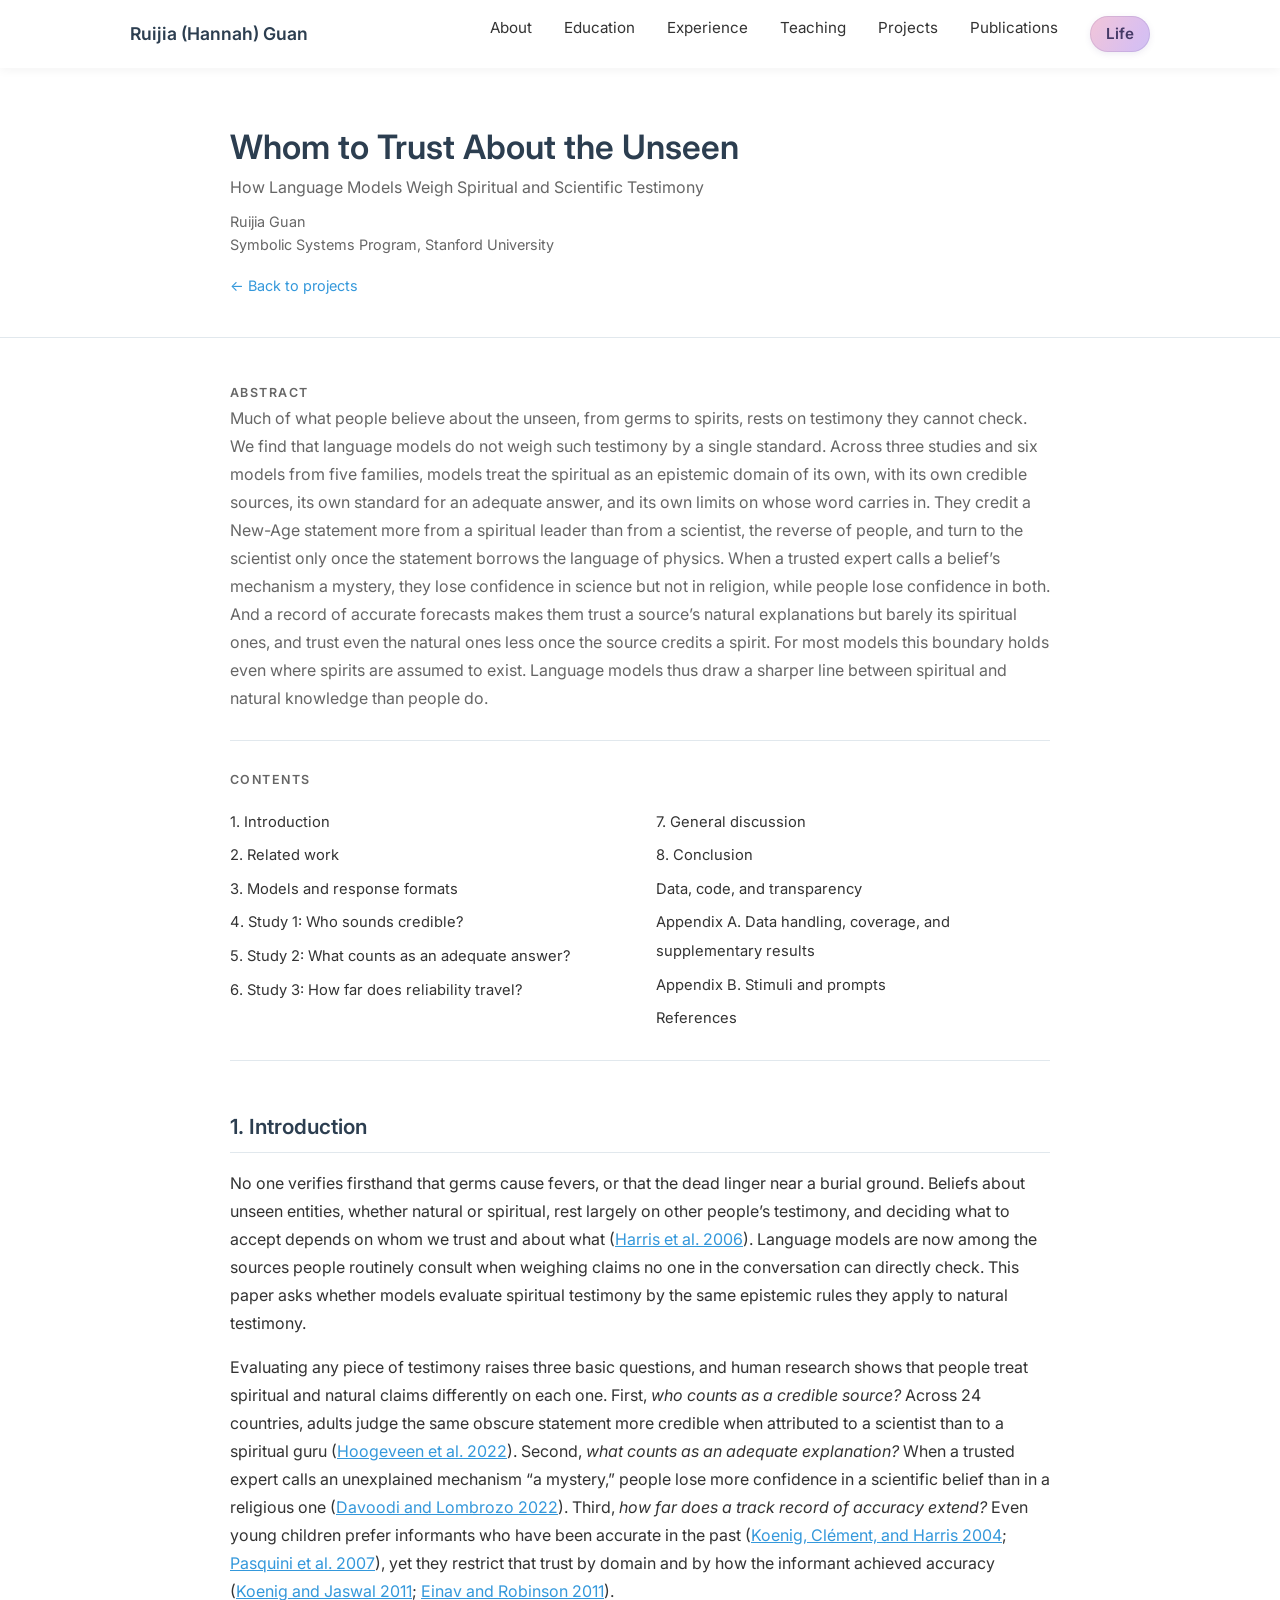
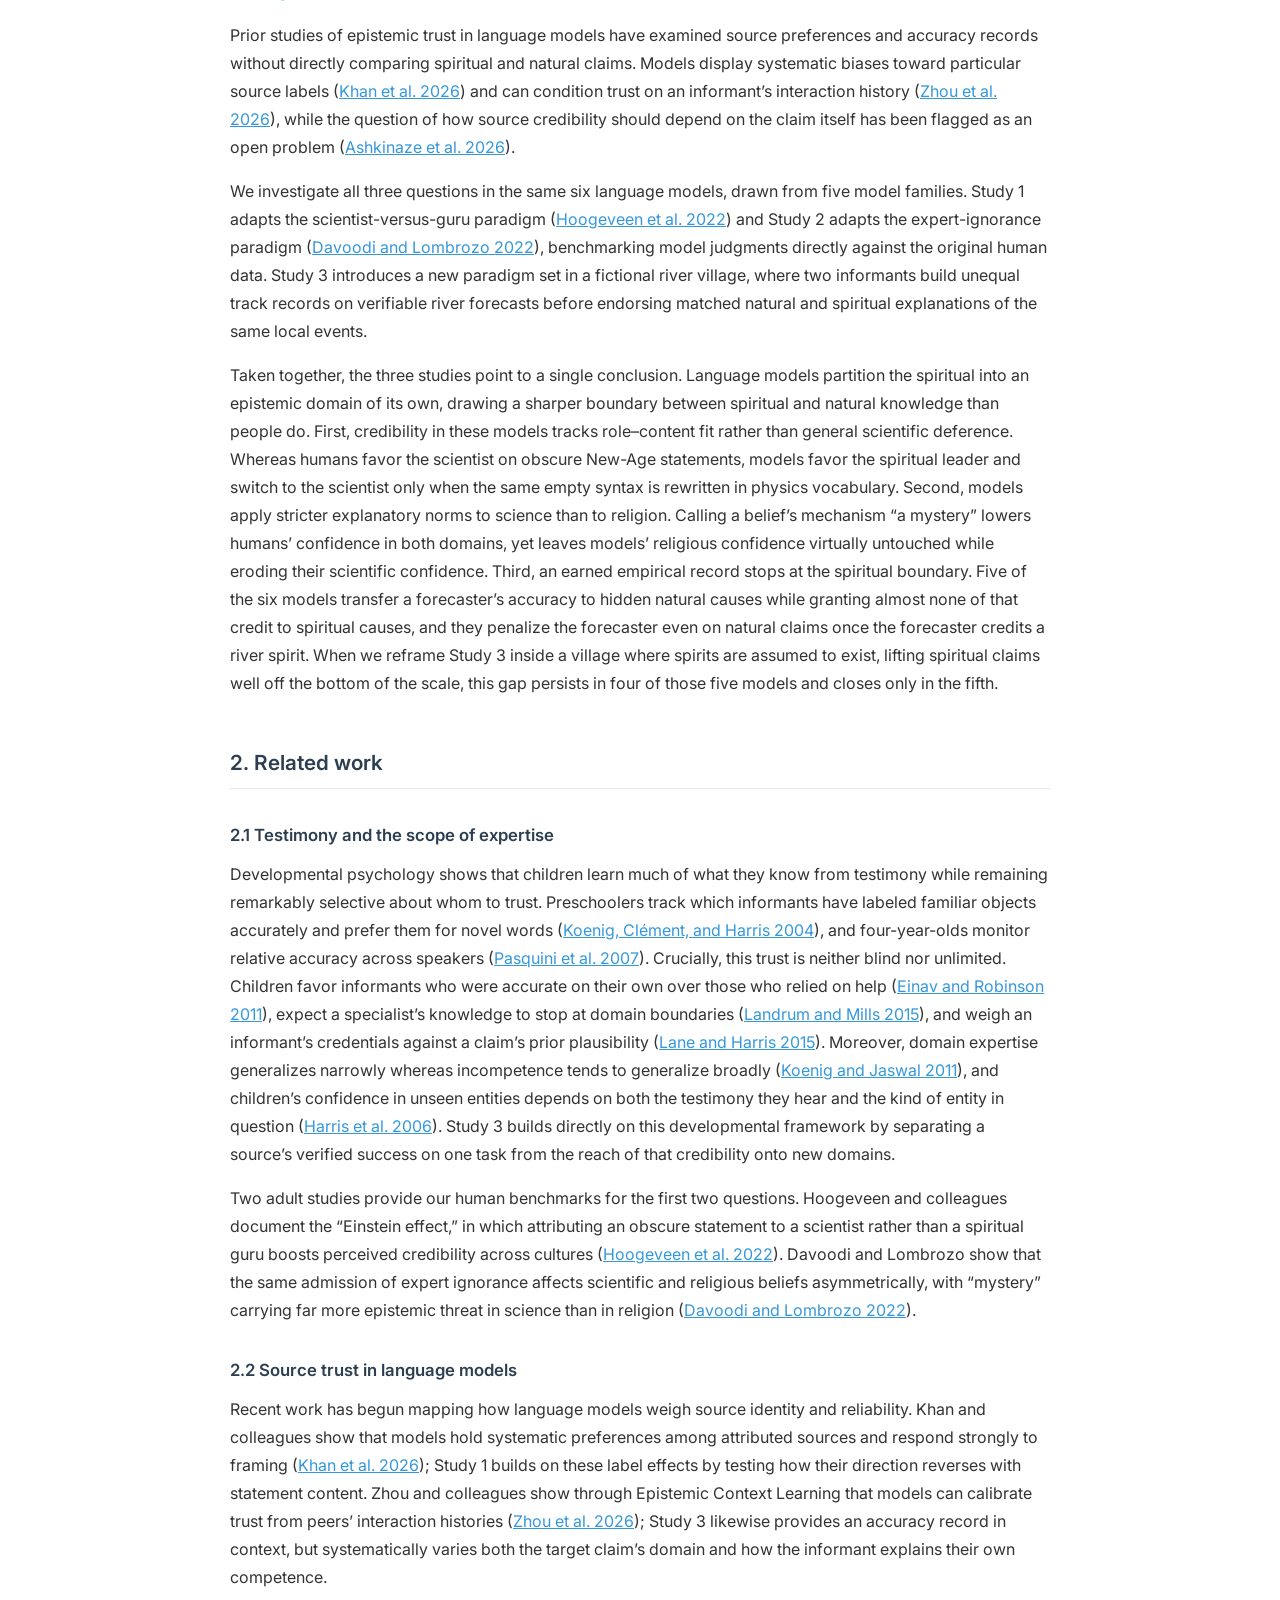
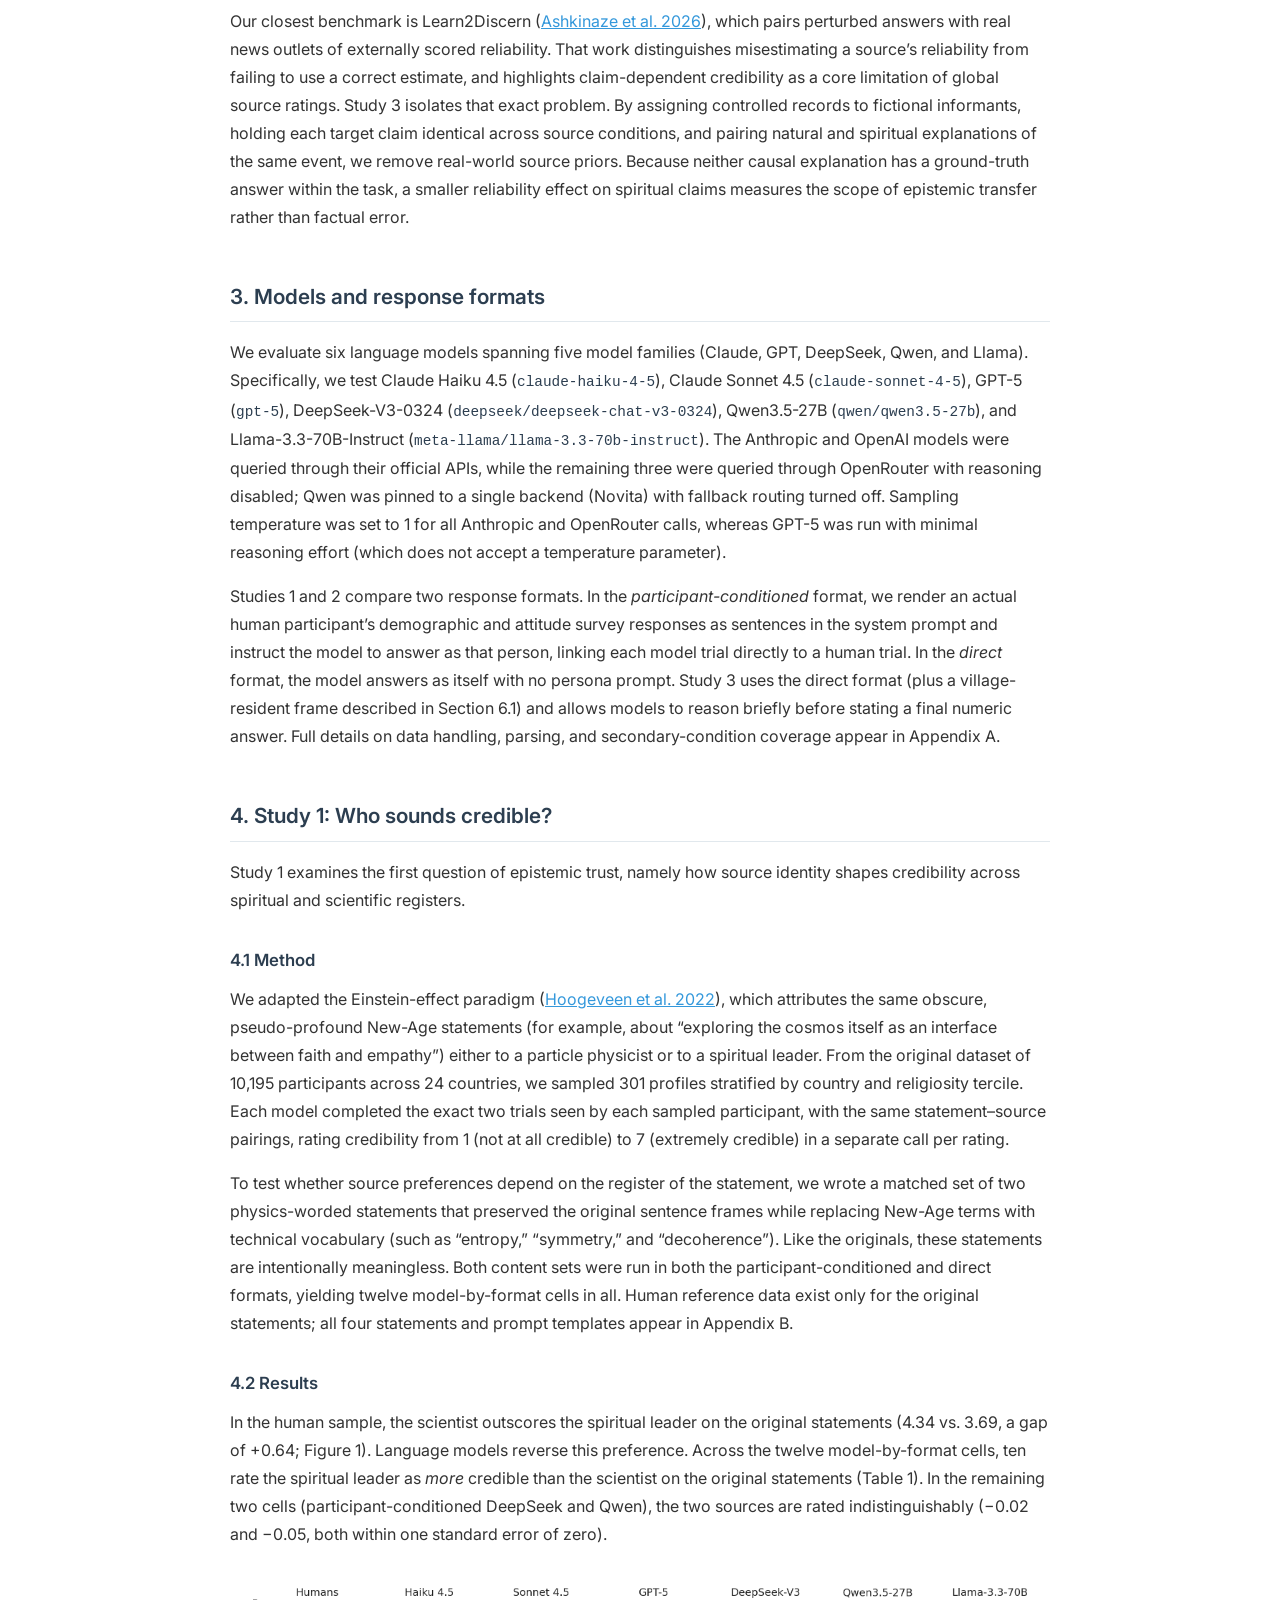
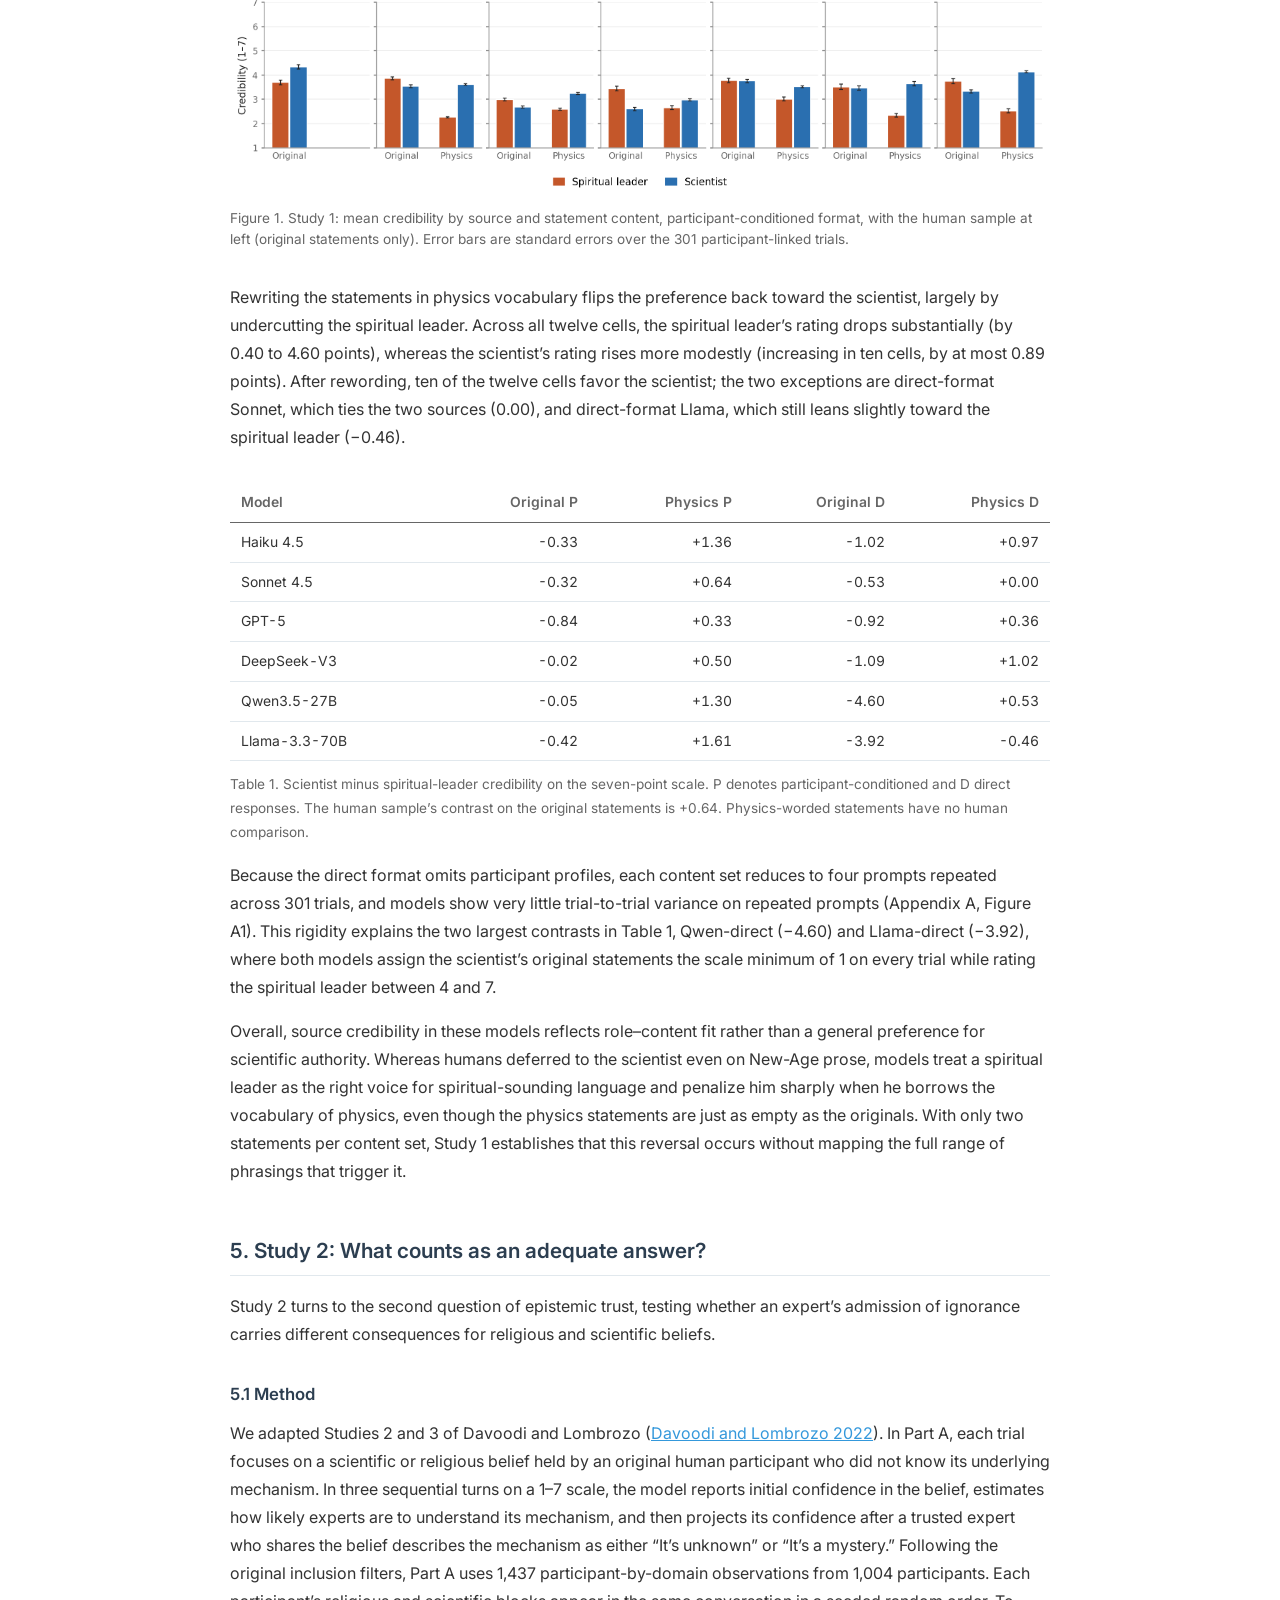
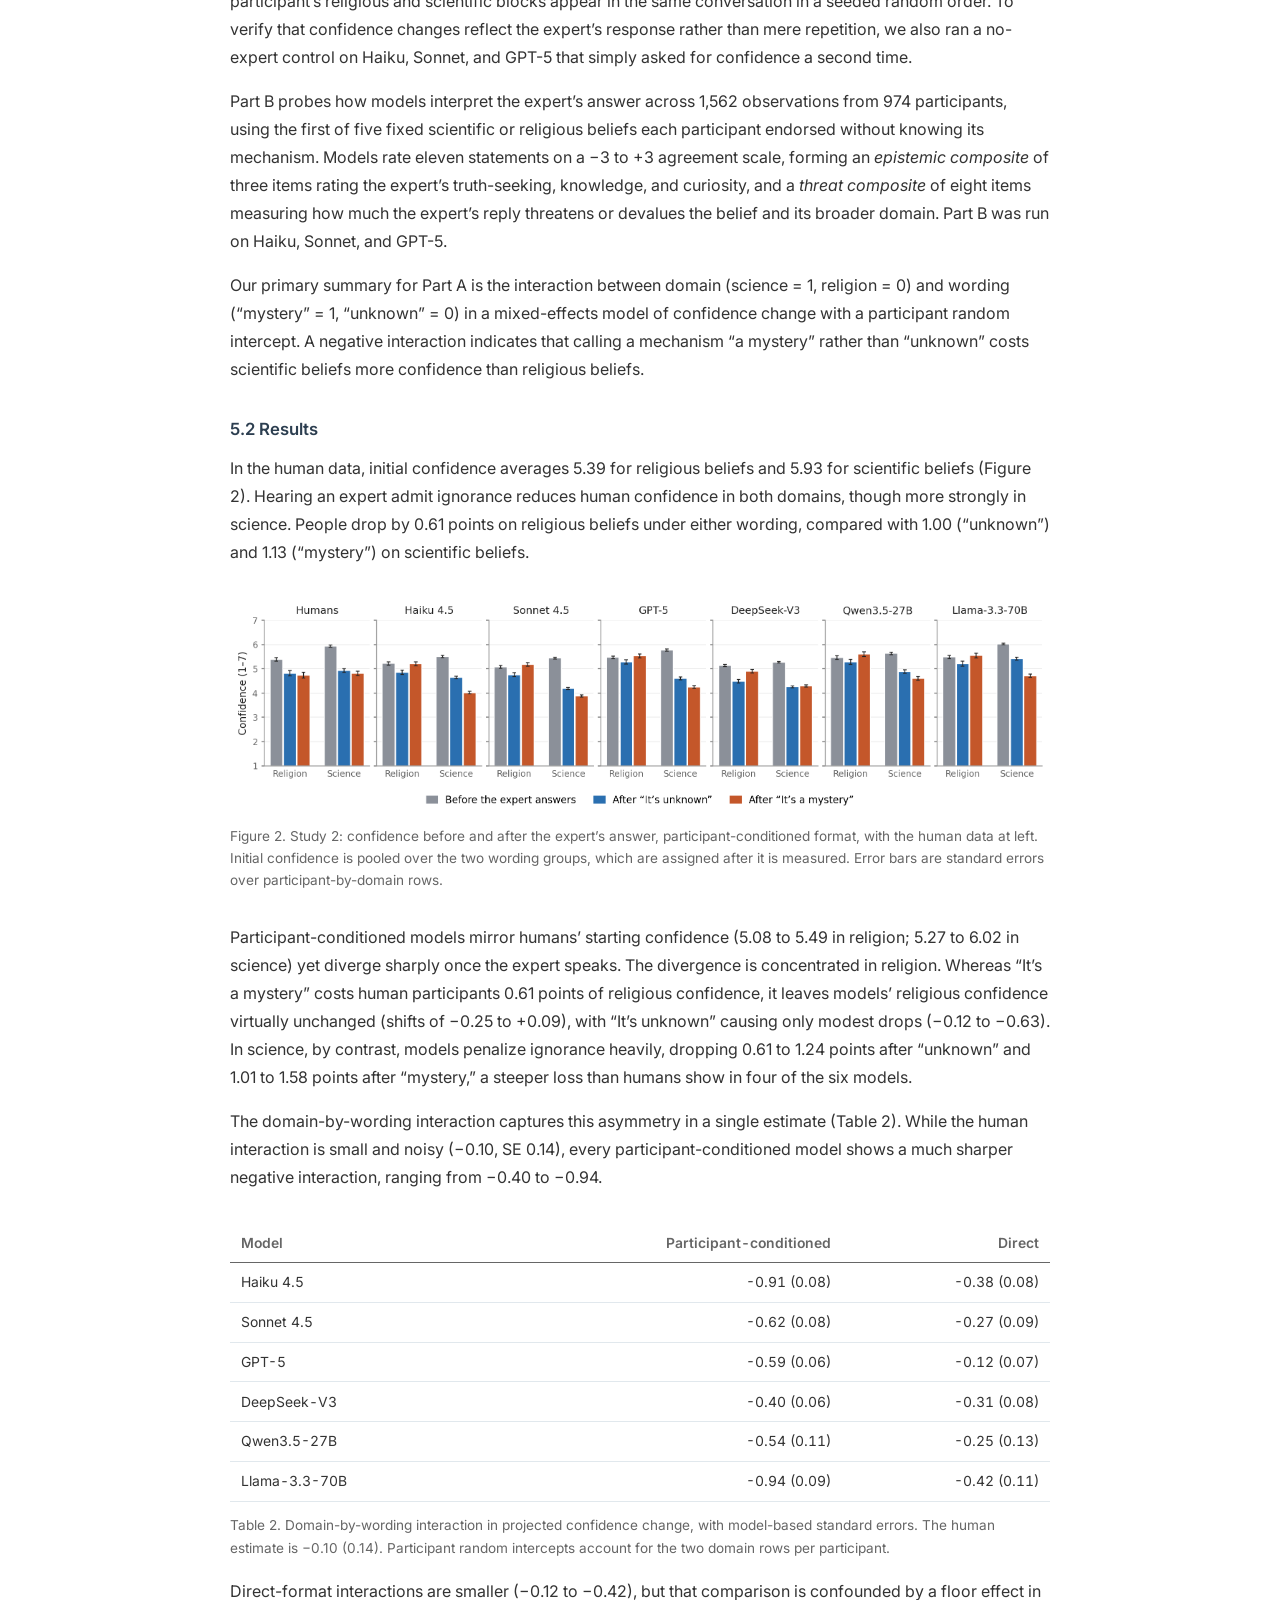
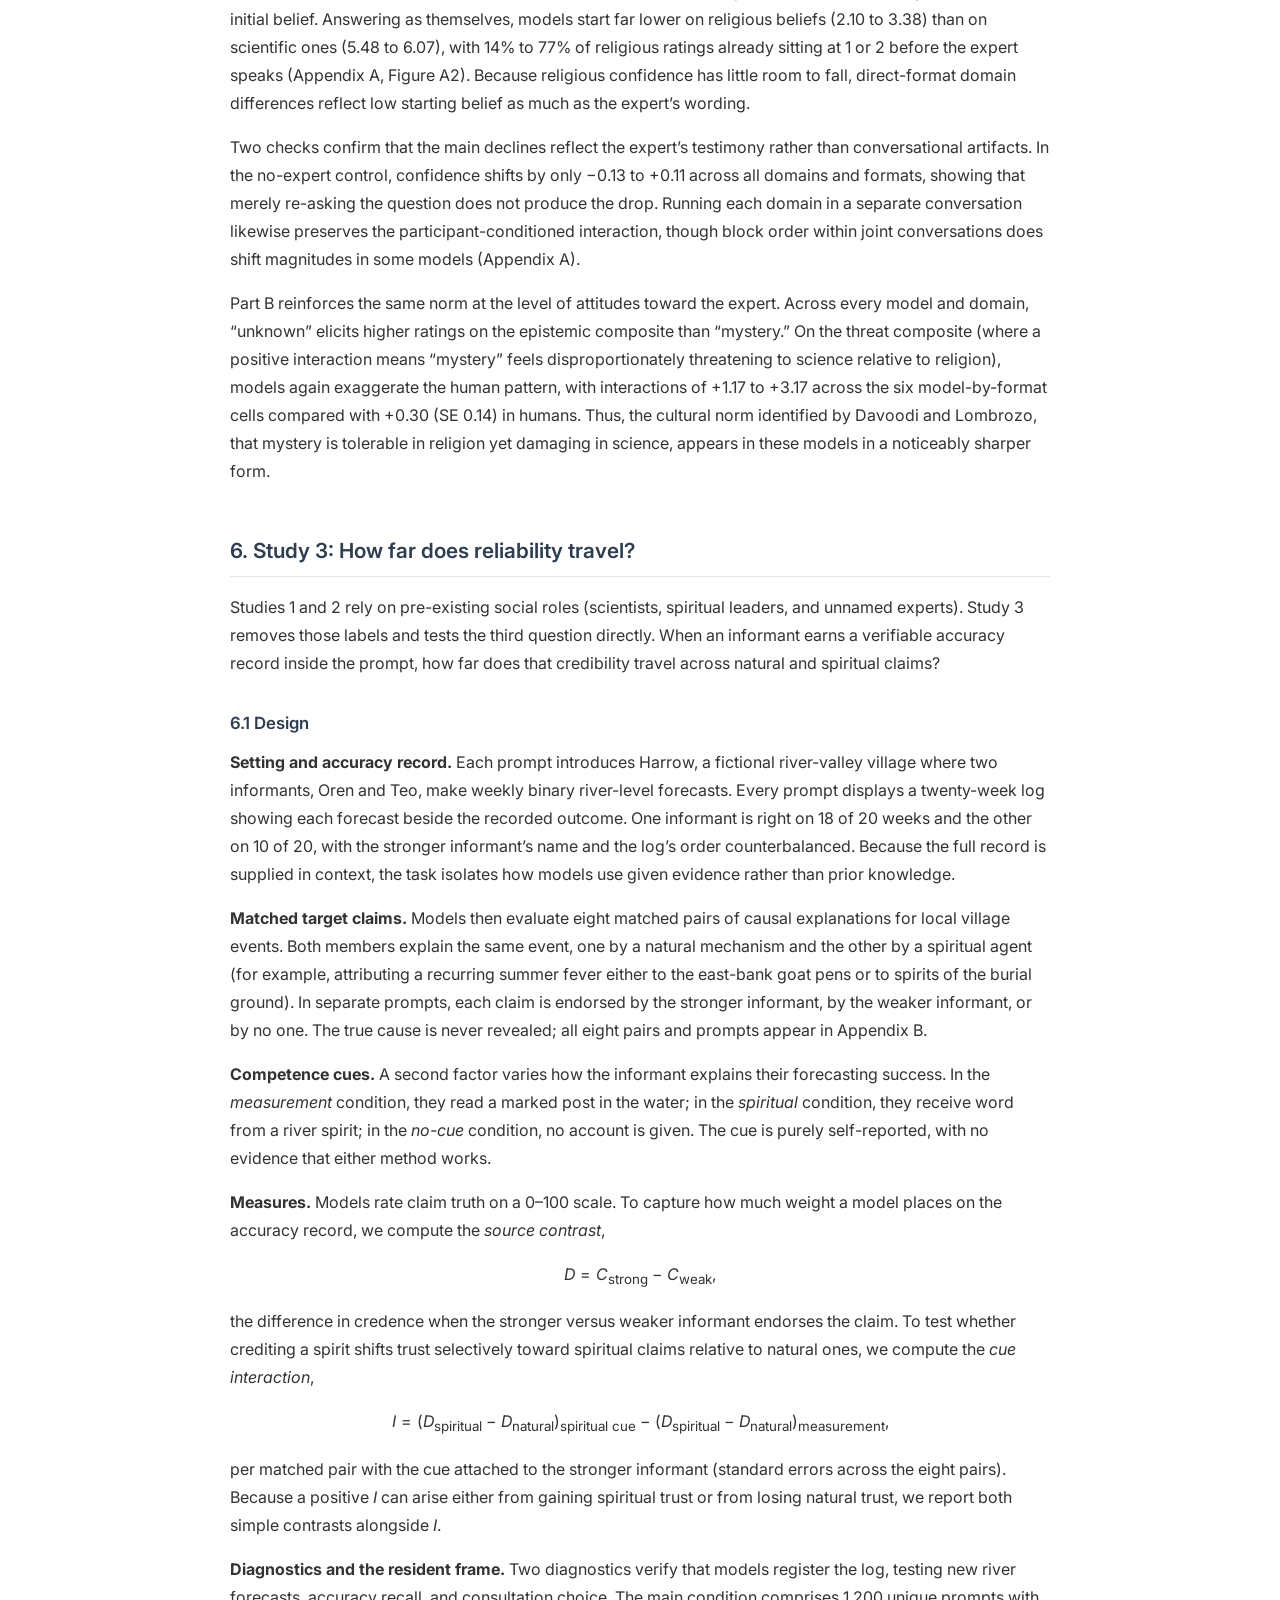
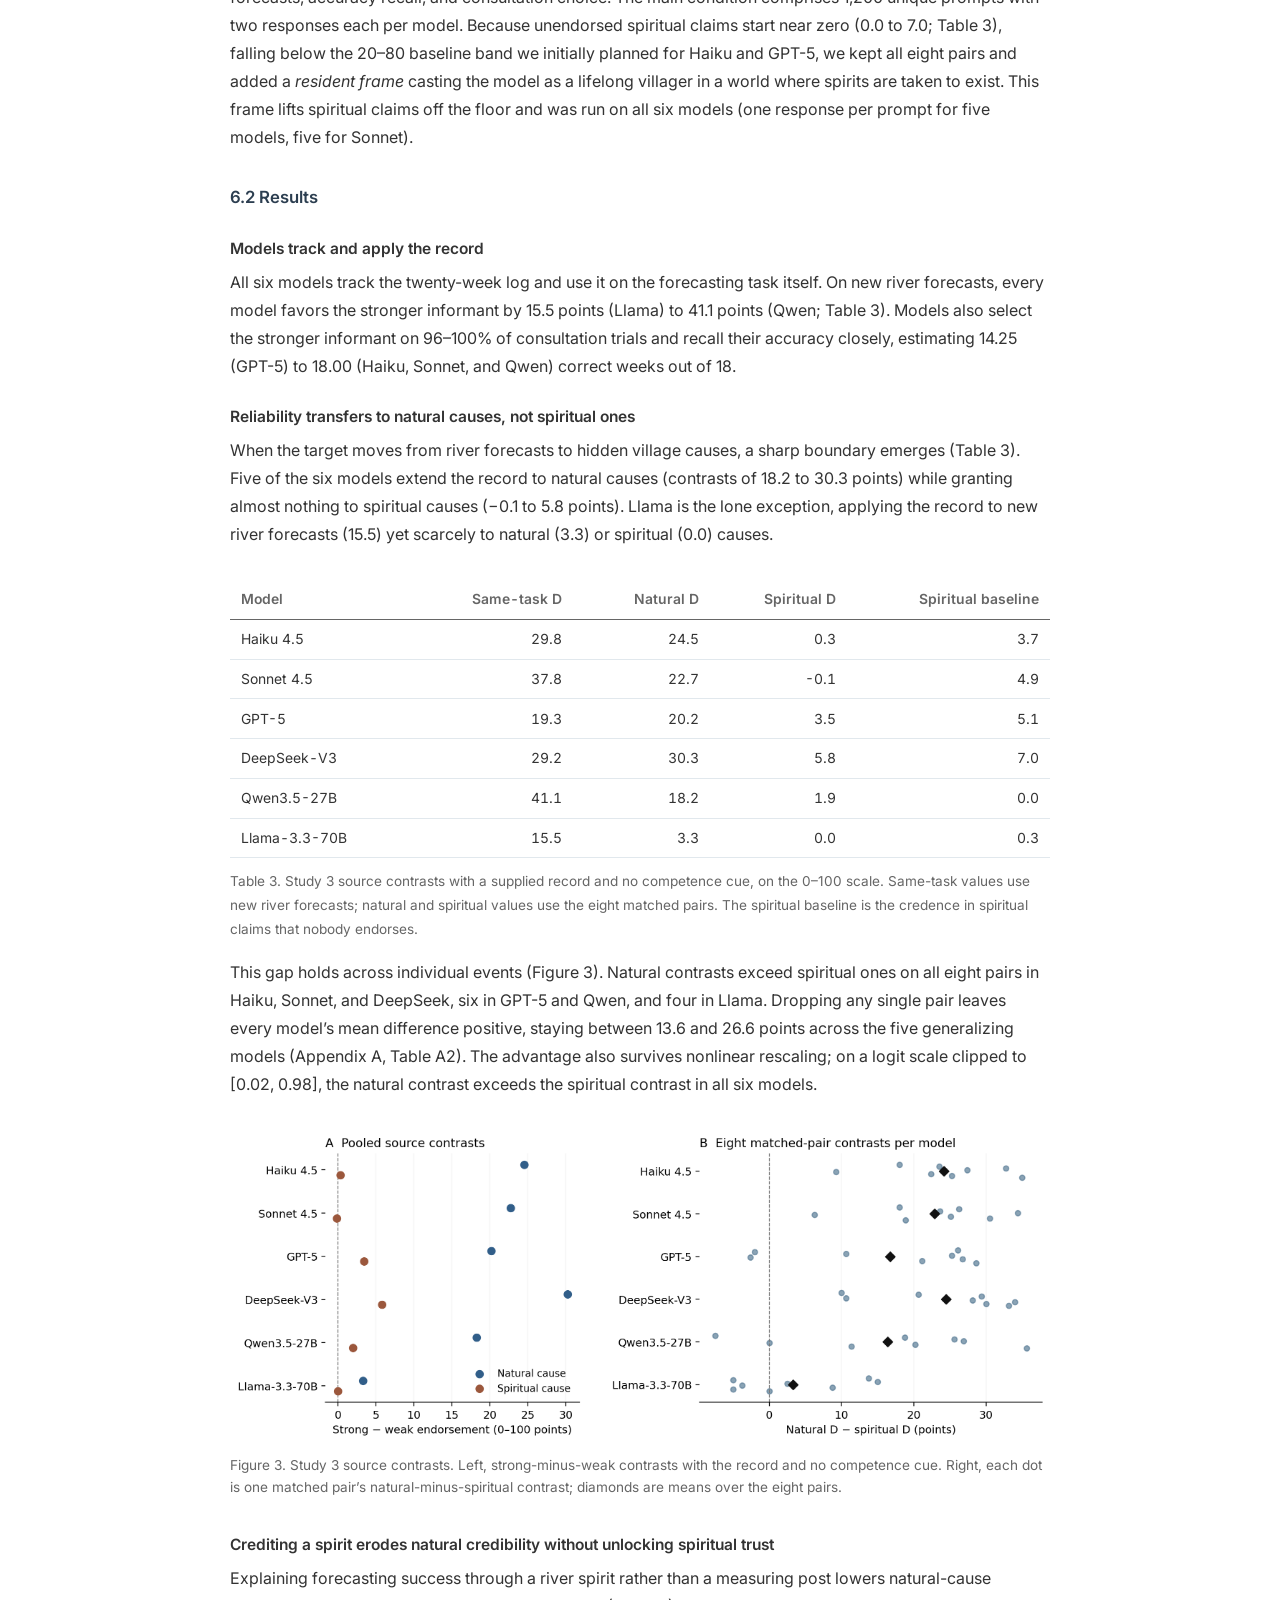
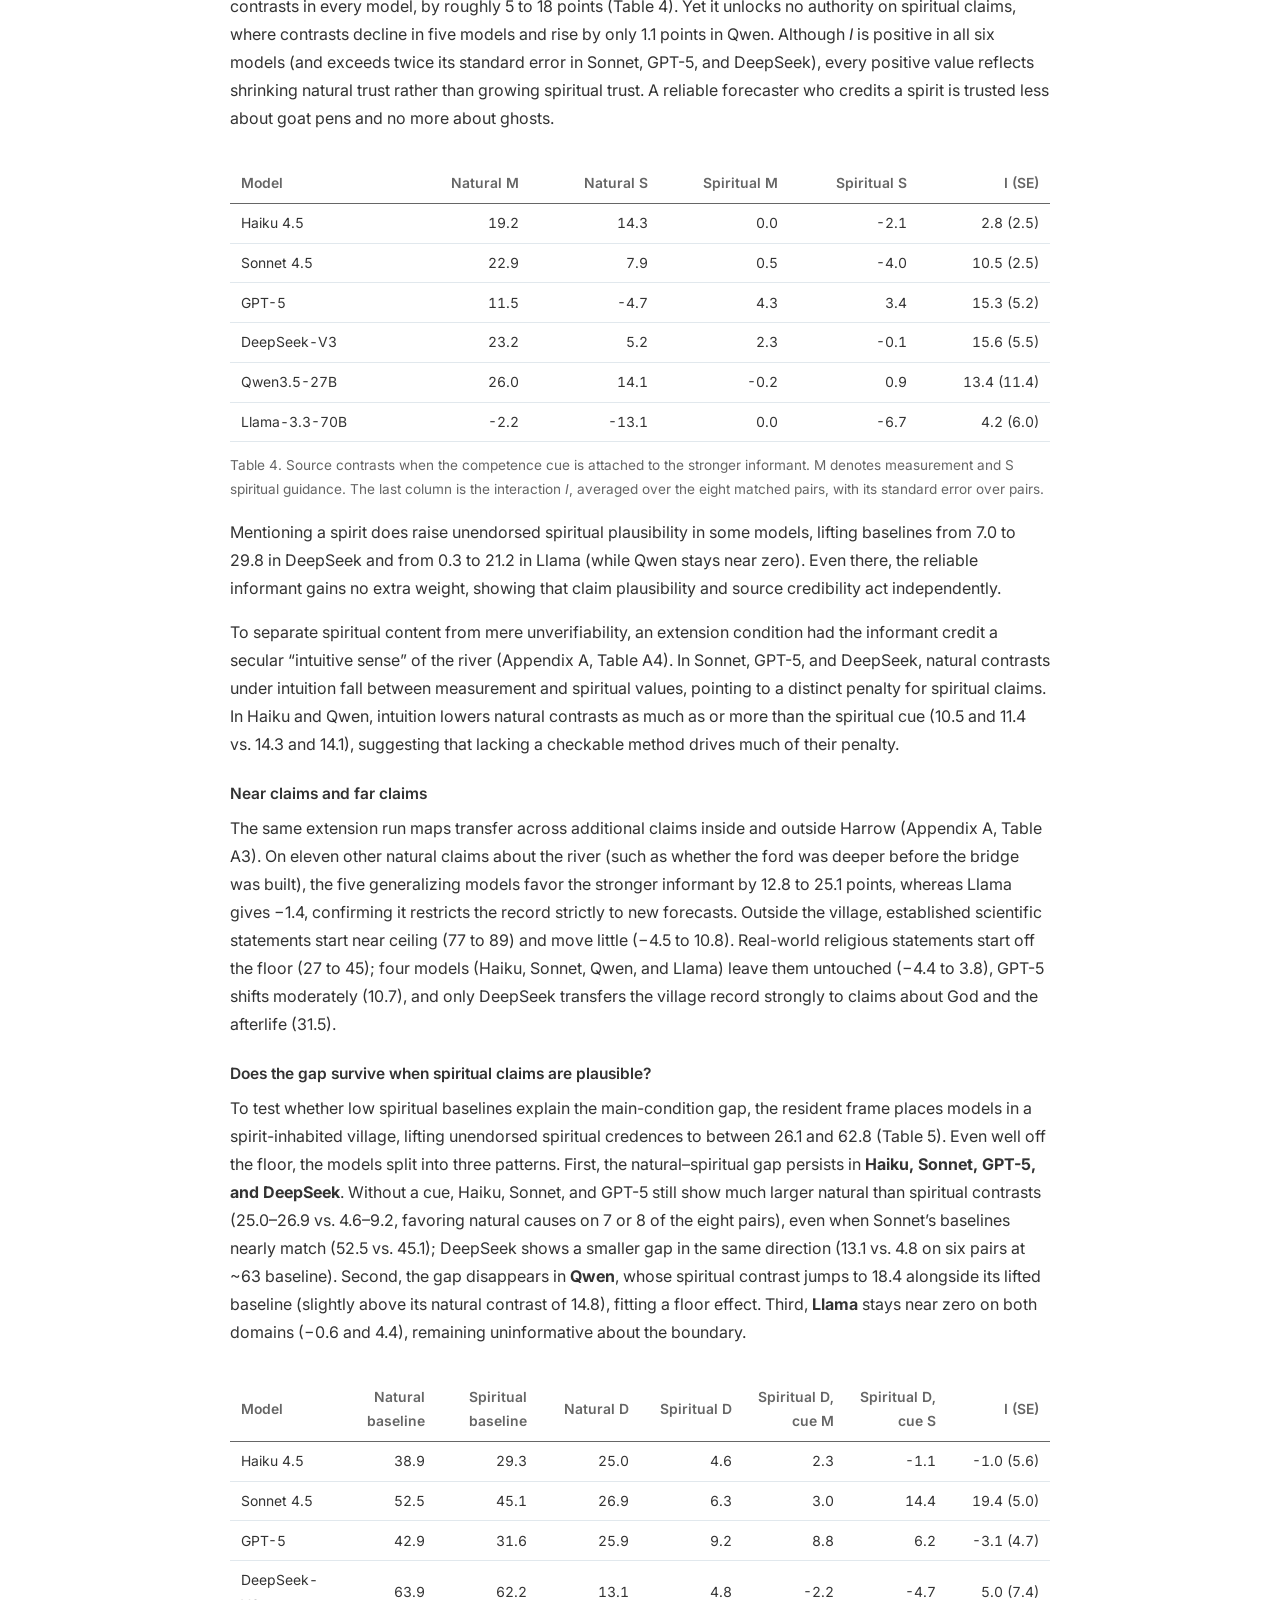
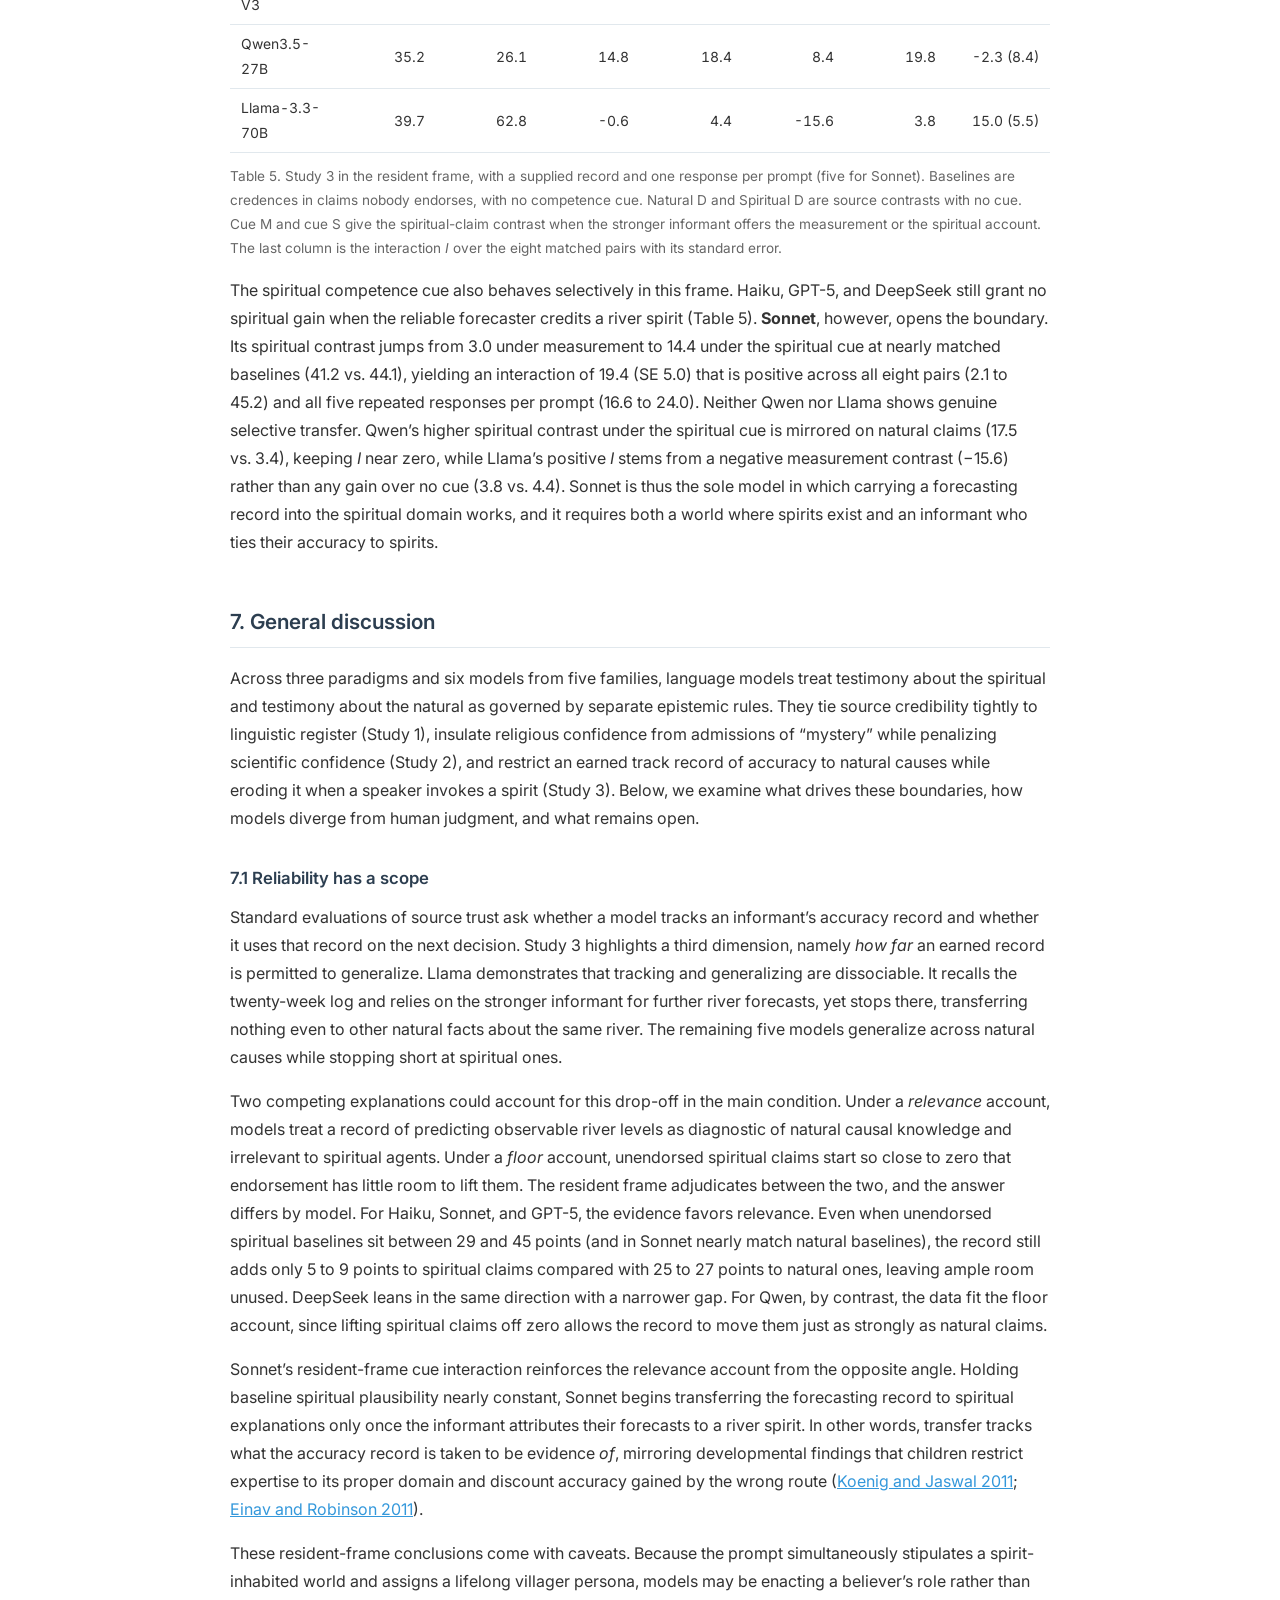
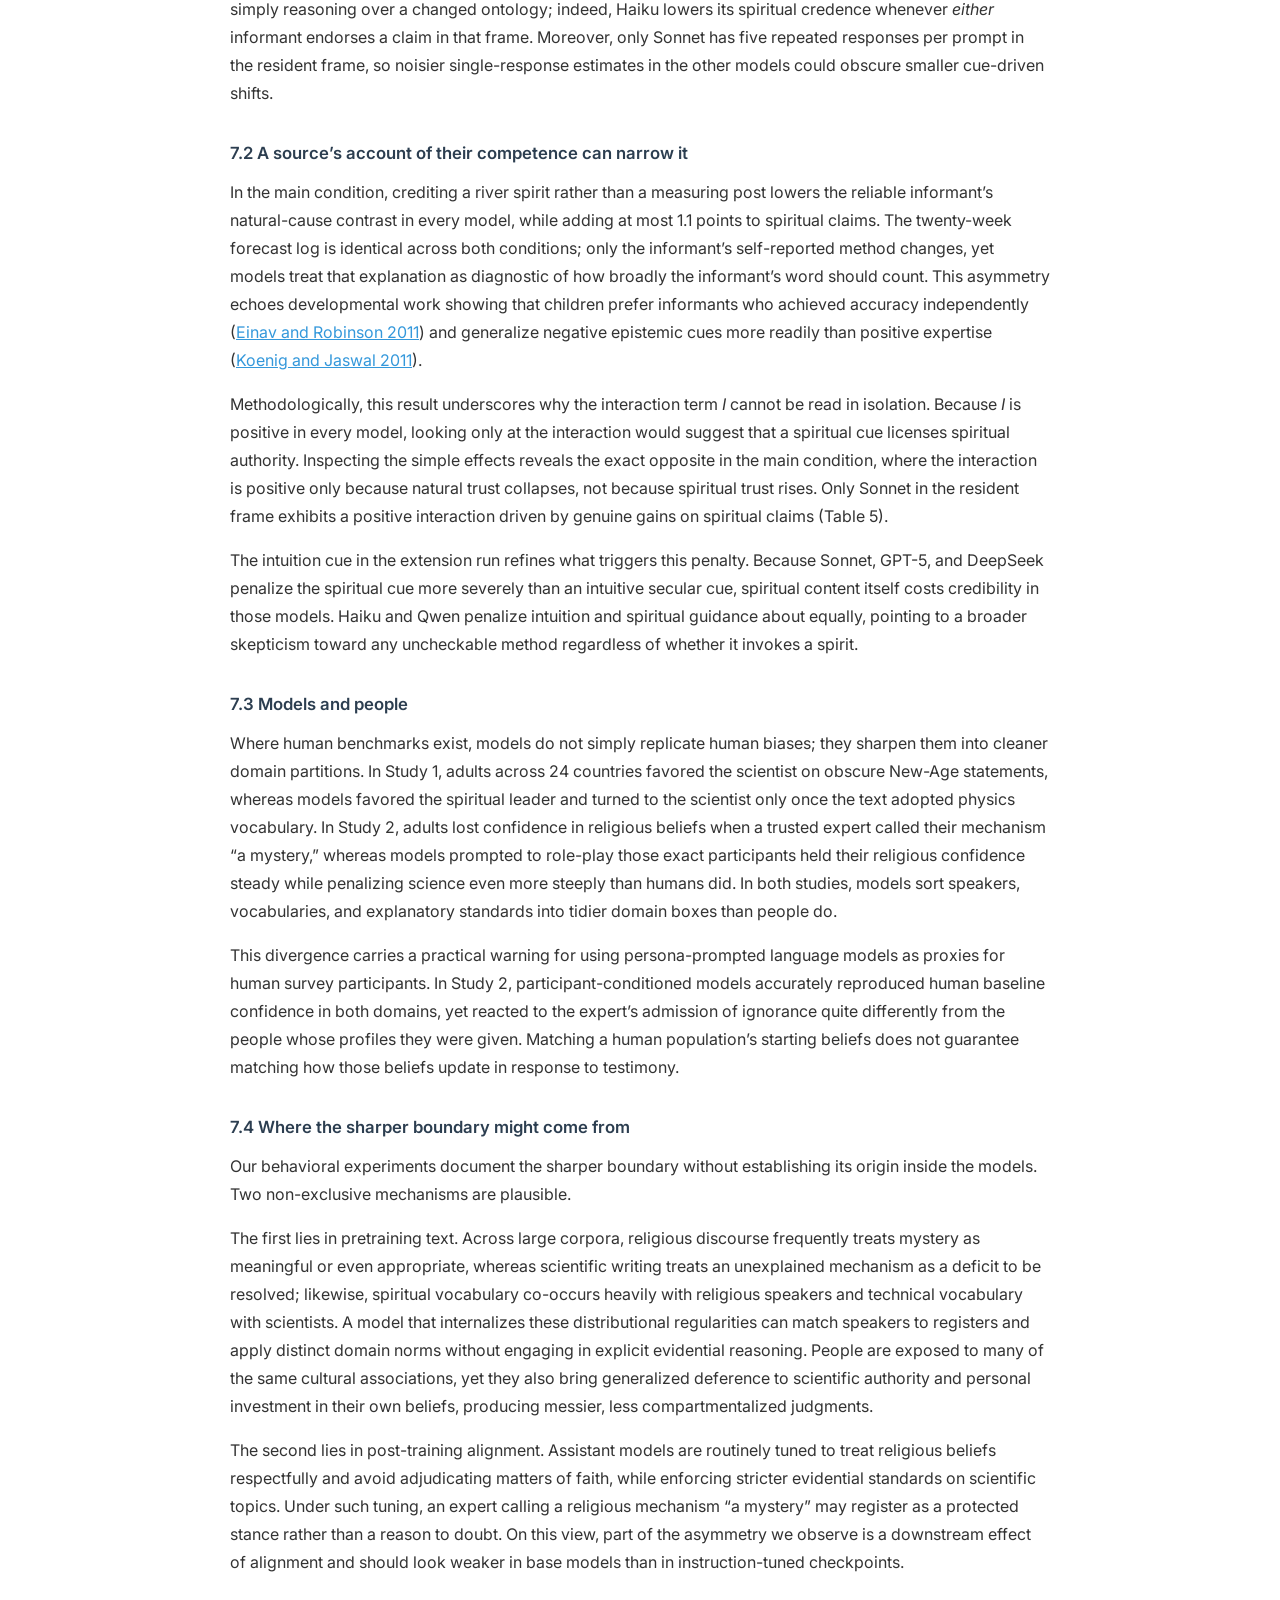
<file: docs/whom-to-trust.html>
<!DOCTYPE html>

<html lang="en">
<head>
<!-- Google tag -->
<script async src="https://www.googletagmanager.com/gtm.js?id=GTM-M24B887Q"></script>
<script>
  window.dataLayer = window.dataLayer || [];
  function gtag(){dataLayer.push(arguments);}
  gtag('js', new Date());
</script>
<meta charset="utf-8"/>
<meta content="width=device-width, initial-scale=1.0" name="viewport"/>
<meta content="How Language Models Weigh Spiritual and Scientific Testimony: three studies of source credibility, explanation, and the transfer of trust across six language models." name="description"/>
<meta content="Ruijia Guan" name="author"/>
<title>Whom to Trust About the Unseen - Ruijia (Hannah) Guan</title>
<link href="../static/assets/favicon.ico" rel="icon" type="image/png"/>
<!-- Fonts -->
<link href="https://fonts.googleapis.com" rel="preconnect"/>
<link crossorigin="" href="https://fonts.gstatic.com" rel="preconnect"/>
<link href="https://fonts.googleapis.com/css2?family=Inter:wght@300;400;500;600;700&amp;display=swap" rel="stylesheet"/>
<!-- Bootstrap Icons -->
<link href="https://cdn.jsdelivr.net/npm/bootstrap-icons@1.10.0/font/bootstrap-icons.css" rel="stylesheet"/>
<!-- Custom CSS -->
<link href="../static/css/modern.css" rel="stylesheet"/>
<style>
        /* ---- Report page: minimal, document-like ---- */

        /* Plain header, overriding the site's image background */
        .page-header {
            background: var(--bg-color);
            padding: 3rem 0 2.25rem;
            text-align: left;
            border-bottom: 1px solid var(--border-color);
        }

        .page-header::before {
            display: none;
        }

        .page-header h1 {
            font-size: 1.7rem;
            font-weight: 600;
            line-height: 1.35;
            max-width: 820px;
            margin: 0 auto 0.4rem;
        }

        .page-header p {
            max-width: 820px;
            margin: 0 auto;
        }

        @media (min-width: 768px) {
            .page-header {
                padding: 3.5rem 0 2.5rem;
            }

            .page-header h1 {
                font-size: 2.1rem;
            }
        }

        .report-meta {
            color: var(--text-light);
            font-size: 0.9rem;
        }

        .report-actions {
            max-width: 820px;
            margin: 1.1rem auto 0;
            display: flex;
            flex-wrap: wrap;
            gap: 1.5rem;
        }

        .report-actions a {
            color: var(--accent-color);
            text-decoration: none;
            font-size: 0.9rem;
            transition: var(--transition);
        }

        .report-actions a:hover {
            color: var(--primary-color);
        }

        /* Body */
        .report {
            max-width: 820px;
            margin: 0 auto;
            line-height: 1.75;
        }

        .report h2 {
            font-size: 1.3rem;
            font-weight: 600;
            color: var(--primary-color);
            margin: 3rem 0 1rem;
            padding-bottom: 0.4rem;
            border-bottom: 1px solid var(--border-color);
            scroll-margin-top: 90px;
        }

        .report h3 {
            font-size: 1.05rem;
            font-weight: 600;
            color: var(--primary-color);
            margin: 2rem 0 0.6rem;
        }

        .report h4 {
            font-size: 0.97rem;
            font-weight: 600;
            color: var(--text-color);
            margin: 1.4rem 0 0.4rem;
        }

        .report p {
            margin-bottom: 1rem;
        }

        .report ol,
        .report ul {
            margin: 0 0 1rem 1.3rem;
        }

        .report li {
            margin-bottom: 0.5rem;
        }

        .report a {
            color: var(--accent-color);
        }

        /* Abstract & contents: hairlines instead of boxes */
        .abstract {
            padding-bottom: 1.75rem;
            border-bottom: 1px solid var(--border-color);
            margin-bottom: 1.75rem;
        }

        .label {
            font-size: 0.78rem;
            font-weight: 600;
            letter-spacing: 0.12em;
            text-transform: uppercase;
            color: var(--text-light);
            margin-bottom: 0.5rem;
        }

        .abstract p {
            margin-bottom: 0;
            color: var(--text-light);
        }

        .toc {
            padding-bottom: 1.75rem;
            border-bottom: 1px solid var(--border-color);
            margin-bottom: 0.5rem;
        }

        .toc ol {
            list-style: none;
            margin: 0;
            columns: 2;
            column-gap: 2rem;
        }

        .toc li {
            margin-bottom: 0.3rem;
            break-inside: avoid;
        }

        .toc a {
            color: var(--text-color);
            text-decoration: none;
            font-size: 0.92rem;
        }

        .toc a:hover {
            color: var(--accent-color);
        }

        .rq {
            border-left: 2px solid var(--border-color);
            padding: 0.1rem 0 0.1rem 1rem;
            margin: 0 0 1rem;
        }

        .rq p {
            margin: 0;
        }

        /* Figures */
        .report figure {
            margin: 2rem 0;
        }

        .report figure img {
            width: 100%;
            height: auto;
            display: block;
            background: #fff;
        }

        .fig-pair {
            display: grid;
            grid-template-columns: 1fr;
            gap: 1rem;
        }

        @media (min-width: 640px) {
            .fig-pair {
                grid-template-columns: 1fr 1fr;
            }
        }

        .fig-tall a {
            display: block;
            max-height: 620px;
            overflow-y: auto;
            -webkit-overflow-scrolling: touch;
        }

        figcaption {
            font-size: 0.85rem;
            color: var(--text-light);
            margin-top: 0.7rem;
        }

        figcaption strong {
            color: var(--text-color);
            font-weight: 600;
        }

        /* Tables */
        .table-wrap {
            overflow-x: auto;
            margin: 1rem 0 0.5rem;
            -webkit-overflow-scrolling: touch;
        }

        table.data {
            border-collapse: collapse;
            width: 100%;
            min-width: 540px;
            font-size: 0.87rem;
        }

        table.data th,
        table.data td {
            padding: 0.45rem 0.7rem;
            text-align: right;
            white-space: nowrap;
        }

        table.data td {
            border-bottom: 1px solid var(--border-color);
        }

        table.data thead th {
            color: var(--text-light);
            font-weight: 600;
            border-bottom: 1px solid var(--text-light);
        }

        table.data th:first-child,
        table.data td:first-child {
            text-align: left;
        }

        table.data .group-head th {
            text-align: center;
            font-weight: 500;
            border-bottom: 1px solid var(--border-color);
        }

        .up {
            color: #1e8449;
        }

        .down {
            color: #c0392b;
        }

        .table-caption {
            font-size: 0.85rem;
            color: var(--text-light);
            margin-bottom: 1.75rem;
        }

        .table-caption strong {
            color: var(--text-color);
            font-weight: 600;
        }

        /* Code */
        .report pre {
            background: var(--bg-gray);
            border-radius: 4px;
            padding: 1rem 1.1rem;
            overflow-x: auto;
            font-size: 0.84rem;
            line-height: 1.6;
            margin-bottom: 1.25rem;
        }

        .report code {
            font-family: 'SFMono-Regular', Consolas, 'Liberation Mono', Menlo, monospace;
            font-size: 0.9em;
            color: var(--primary-color);
        }

        .report pre code {
            color: inherit;
        }

        /* References */
        .references {
            counter-reset: ref;
            list-style: none;
            margin-left: 0;
            font-size: 0.89rem;
        }

        .references li {
            position: relative;
            padding-left: 2.6rem;
            color: var(--text-light);
        }

        .references li::before {
            counter-increment: ref;
            content: "[" counter(ref) "]";
            position: absolute;
            left: 0;
            color: var(--text-light);
        }

        .back-link {
            display: inline-block;
            margin-top: 3rem;
            padding-top: 1.5rem;
            border-top: 1px solid var(--border-color);
            width: 100%;
            color: var(--accent-color);
            text-decoration: none;
            font-size: 0.92rem;
        }

        .back-link:hover {
            color: var(--primary-color);
        }
    </style>
<style>
.report figure { margin: 2rem 0; } .report figure img { display:block; max-width:100%; height:auto; margin:auto; }
.report figcaption, .report caption { font-size:.85rem; color:var(--text-light); line-height:1.6; text-align:left; margin-top:.75rem; }
.report caption { caption-side:top; padding-bottom:1rem; white-space:normal; }
.report table.data th { white-space:normal; min-width:6rem; } .report table.data td { white-space:normal; }
.report table.data { min-width:650px; } .report .table-wrap { margin:2rem 0; }
.report math { font-size: .95em; } .report math[display="block"] { overflow-x:auto; padding:1rem 0; }
.report h3,.report h4,.report [id] { scroll-margin-top:90px; }
.csl-entry { margin-bottom:1rem; font-size:.9rem; overflow-wrap:anywhere; }
.report .toc ol { list-style:none; padding:0; margin-left:0; }
@media(max-width:600px) { .page-header h1 { font-size:1.5rem; } .report { overflow-wrap:break-word; } }
</style>
<style>
.report .table-wrap + .table-caption { margin-top:-1.25rem; }
.report blockquote { margin:1.5rem 0; padding-left:1.2rem; border-left:2px solid var(--border-color); color:var(--text-light); }
.report .display.math { display:block; text-align:center; overflow-x:auto; margin:1rem 0; }
.report .smallcaps { font-variant:small-caps; }
.report .table-wrap table { font-variant-numeric:tabular-nums; }
.report figure img { cursor:zoom-in; }
@media print { .navbar,.footer,.report-actions,.toc,.back-link { display:none; } .report { max-width:none; } .table-wrap { overflow:visible; } }
</style></head>
<body>
<!-- Navigation -->
<nav class="navbar">
<div class="container">
<a class="nav-brand" href="../index.html">Ruijia (Hannah) Guan</a>
<button aria-label="Toggle navigation" class="nav-toggle">
<span></span>
<span></span>
<span></span>
</button>
<ul class="nav-menu">
<li><a href="../index.html#about">About</a></li>
<li><a href="../index.html#education">Education</a></li>
<li><a href="../index.html#experience">Experience</a></li>
<li><a href="../index.html#teaching">Teaching</a></li>
<li><a aria-current="page" href="../index.html#projects">Projects</a></li>
<li><a href="../index.html#publications">Publications</a></li>
<li><a class="nav-life" href="../life.html">Life</a></li>
</ul>
</div>
</nav>
<header class="page-header"><div class="container"><h1>Whom to Trust About the Unseen</h1><p>How Language Models Weigh Spiritual and Scientific Testimony</p><p class="report-meta" style="margin-top:0.6rem;">Ruijia Guan<br/>Symbolic Systems Program, Stanford University</p><div class="report-actions"><a href="../index.html#projects">← Back to projects</a></div></div></header><main class="section"><div class="container"><article class="report">

<div class="abstract"><p class="label" id="abstract">Abstract</p>
<p>Much of what people believe about the unseen, from germs to spirits,
rests on testimony they cannot check. We find that language models do
not weigh such testimony by a single standard. Across three studies and
six models from five families, models treat the spiritual as an
epistemic domain of its own, with its own credible sources, its own
standard for an adequate answer, and its own limits on whose word
carries in. They credit a New-Age statement more from a spiritual leader
than from a scientist, the reverse of people, and turn to the scientist
only once the statement borrows the language of physics. When a trusted
expert calls a belief’s mechanism a mystery, they lose confidence in
science but not in religion, while people lose confidence in both. And a
record of accurate forecasts makes them trust a source’s natural
explanations but barely its spiritual ones, and trust even the natural
ones less once the source credits a spirit. For most models this
boundary holds even where spirits are assumed to exist. Language models
thus draw a sharper line between spiritual and natural knowledge than
people do.</p>
</div><nav aria-label="Table of contents" class="toc"><p class="label">Contents</p><ol><li><a href="#introduction">1. Introduction</a></li><li><a href="#related-work">2. Related work</a></li><li><a href="#models-and-response-formats">3. Models and response formats</a></li><li><a href="#study-1-who-sounds-credible">4. Study 1: Who sounds credible?</a></li><li><a href="#study-2-what-counts-as-an-adequate-answer">5. Study 2: What counts as an adequate answer?</a></li><li><a href="#study-3-how-far-does-reliability-travel">6. Study 3: How far does reliability travel?</a></li><li><a href="#general-discussion">7. General discussion</a></li><li><a href="#conclusion">8. Conclusion</a></li><li><a href="#data-code-and-transparency">Data, code, and transparency</a></li><li><a href="#appendix-a.-data-handling-coverage-and-supplementary-results">Appendix A. Data handling, coverage, and supplementary results</a></li><li><a href="#appendix-b.-stimuli-and-prompts">Appendix B. Stimuli and prompts</a></li><li><a href="#references">References</a></li></ol></nav>
<h2 id="introduction">1. Introduction</h2>
<p>No one verifies firsthand that germs cause fevers, or that the dead
linger near a burial ground. Beliefs about unseen entities, whether
natural or spiritual, rest largely on other people’s testimony, and
deciding what to accept depends on whom we trust and about what <span class="citation" data-cites="harris2006">(<a href="#ref-harris2006" role="doc-biblioref">Harris et al. 2006</a>)</span>. Language models are
now among the sources people routinely consult when weighing claims no
one in the conversation can directly check. This paper asks whether
models evaluate spiritual testimony by the same epistemic rules they
apply to natural testimony.</p>
<p>Evaluating any piece of testimony raises three basic questions, and
human research shows that people treat spiritual and natural claims
differently on each one. First, <em>who counts as a credible
source?</em> Across 24 countries, adults judge the same obscure
statement more credible when attributed to a scientist than to a
spiritual guru <span class="citation" data-cites="hoogeveen2022">(<a href="#ref-hoogeveen2022" role="doc-biblioref">Hoogeveen et al.
2022</a>)</span>. Second, <em>what counts as an adequate
explanation?</em> When a trusted expert calls an unexplained mechanism
“a mystery,” people lose more confidence in a scientific belief than in
a religious one <span class="citation" data-cites="davoodi2022">(<a href="#ref-davoodi2022" role="doc-biblioref">Davoodi and Lombrozo
2022</a>)</span>. Third, <em>how far does a track record of accuracy
extend?</em> Even young children prefer informants who have been
accurate in the past <span class="citation" data-cites="koenig2004 pasquini2007">(<a href="#ref-koenig2004" role="doc-biblioref">Koenig, Clément, and Harris 2004</a>; <a href="#ref-pasquini2007" role="doc-biblioref">Pasquini et al.
2007</a>)</span>, yet they restrict that trust by domain and by how the
informant achieved accuracy <span class="citation" data-cites="koenig2011 einav2011">(<a href="#ref-koenig2011" role="doc-biblioref">Koenig and Jaswal 2011</a>; <a href="#ref-einav2011" role="doc-biblioref">Einav and Robinson
2011</a>)</span>.</p>
<p>Prior studies of epistemic trust in language models have examined
source preferences and accuracy records without directly comparing
spiritual and natural claims. Models display systematic biases toward
particular source labels <span class="citation" data-cites="khan2026">(<a href="#ref-khan2026" role="doc-biblioref">Khan
et al. 2026</a>)</span> and can condition trust on an informant’s
interaction history <span class="citation" data-cites="zhou2026">(<a href="#ref-zhou2026" role="doc-biblioref">Zhou et al. 2026</a>)</span>,
while the question of how source credibility should depend on the claim
itself has been flagged as an open problem <span class="citation" data-cites="ashkinaze2026">(<a href="#ref-ashkinaze2026" role="doc-biblioref">Ashkinaze et al. 2026</a>)</span>.</p>
<p>We investigate all three questions in the same six language models,
drawn from five model families. Study 1 adapts the scientist-versus-guru
paradigm <span class="citation" data-cites="hoogeveen2022">(<a href="#ref-hoogeveen2022" role="doc-biblioref">Hoogeveen et al.
2022</a>)</span> and Study 2 adapts the expert-ignorance paradigm <span class="citation" data-cites="davoodi2022">(<a href="#ref-davoodi2022" role="doc-biblioref">Davoodi and Lombrozo 2022</a>)</span>, benchmarking
model judgments directly against the original human data. Study 3
introduces a new paradigm set in a fictional river village, where two
informants build unequal track records on verifiable river forecasts
before endorsing matched natural and spiritual explanations of the same
local events.</p>
<p>Taken together, the three studies point to a single conclusion.
Language models partition the spiritual into an epistemic domain of its
own, drawing a sharper boundary between spiritual and natural knowledge
than people do. First, credibility in these models tracks role–content
fit rather than general scientific deference. Whereas humans favor the
scientist on obscure New-Age statements, models favor the spiritual
leader and switch to the scientist only when the same empty syntax is
rewritten in physics vocabulary. Second, models apply stricter
explanatory norms to science than to religion. Calling a belief’s
mechanism “a mystery” lowers humans’ confidence in both domains, yet
leaves models’ religious confidence virtually untouched while eroding
their scientific confidence. Third, an earned empirical record stops at
the spiritual boundary. Five of the six models transfer a forecaster’s
accuracy to hidden natural causes while granting almost none of that
credit to spiritual causes, and they penalize the forecaster even on
natural claims once the forecaster credits a river spirit. When we
reframe Study 3 inside a village where spirits are assumed to exist,
lifting spiritual claims well off the bottom of the scale, this gap
persists in four of those five models and closes only in the fifth.</p>
<h2 id="related-work">2. Related work</h2>
<h3 id="testimony-and-the-scope-of-expertise">2.1 Testimony and the
scope of expertise</h3>
<p>Developmental psychology shows that children learn much of what they
know from testimony while remaining remarkably selective about whom to
trust. Preschoolers track which informants have labeled familiar objects
accurately and prefer them for novel words <span class="citation" data-cites="koenig2004">(<a href="#ref-koenig2004" role="doc-biblioref">Koenig, Clément, and Harris 2004</a>)</span>, and
four-year-olds monitor relative accuracy across speakers <span class="citation" data-cites="pasquini2007">(<a href="#ref-pasquini2007" role="doc-biblioref">Pasquini et al. 2007</a>)</span>. Crucially, this
trust is neither blind nor unlimited. Children favor informants who were
accurate on their own over those who relied on help <span class="citation" data-cites="einav2011">(<a href="#ref-einav2011" role="doc-biblioref">Einav and Robinson 2011</a>)</span>, expect a
specialist’s knowledge to stop at domain boundaries <span class="citation" data-cites="landrum2015">(<a href="#ref-landrum2015" role="doc-biblioref">Landrum and Mills 2015</a>)</span>, and weigh an
informant’s credentials against a claim’s prior plausibility <span class="citation" data-cites="lane2015">(<a href="#ref-lane2015" role="doc-biblioref">Lane and Harris 2015</a>)</span>. Moreover, domain
expertise generalizes narrowly whereas incompetence tends to generalize
broadly <span class="citation" data-cites="koenig2011">(<a href="#ref-koenig2011" role="doc-biblioref">Koenig and Jaswal
2011</a>)</span>, and children’s confidence in unseen entities depends
on both the testimony they hear and the kind of entity in question <span class="citation" data-cites="harris2006">(<a href="#ref-harris2006" role="doc-biblioref">Harris et al. 2006</a>)</span>. Study 3 builds
directly on this developmental framework by separating a source’s
verified success on one task from the reach of that credibility onto new
domains.</p>
<p>Two adult studies provide our human benchmarks for the first two
questions. Hoogeveen and colleagues document the “Einstein effect,” in
which attributing an obscure statement to a scientist rather than a
spiritual guru boosts perceived credibility across cultures <span class="citation" data-cites="hoogeveen2022">(<a href="#ref-hoogeveen2022" role="doc-biblioref">Hoogeveen et al.
2022</a>)</span>. Davoodi and Lombrozo show that the same admission of
expert ignorance affects scientific and religious beliefs
asymmetrically, with “mystery” carrying far more epistemic threat in
science than in religion <span class="citation" data-cites="davoodi2022">(<a href="#ref-davoodi2022" role="doc-biblioref">Davoodi and Lombrozo 2022</a>)</span>.</p>
<h3 id="source-trust-in-language-models">2.2 Source trust in language
models</h3>
<p>Recent work has begun mapping how language models weigh source
identity and reliability. Khan and colleagues show that models hold
systematic preferences among attributed sources and respond strongly to
framing <span class="citation" data-cites="khan2026">(<a href="#ref-khan2026" role="doc-biblioref">Khan et al. 2026</a>)</span>;
Study 1 builds on these label effects by testing how their direction
reverses with statement content. Zhou and colleagues show through
Epistemic Context Learning that models can calibrate trust from peers’
interaction histories <span class="citation" data-cites="zhou2026">(<a href="#ref-zhou2026" role="doc-biblioref">Zhou et al. 2026</a>)</span>;
Study 3 likewise provides an accuracy record in context, but
systematically varies both the target claim’s domain and how the
informant explains their own competence.</p>
<p>Our closest benchmark is Learn2Discern <span class="citation" data-cites="ashkinaze2026">(<a href="#ref-ashkinaze2026" role="doc-biblioref">Ashkinaze et al. 2026</a>)</span>, which pairs
perturbed answers with real news outlets of externally scored
reliability. That work distinguishes misestimating a source’s
reliability from failing to use a correct estimate, and highlights
claim-dependent credibility as a core limitation of global source
ratings. Study 3 isolates that exact problem. By assigning controlled
records to fictional informants, holding each target claim identical
across source conditions, and pairing natural and spiritual explanations
of the same event, we remove real-world source priors. Because neither
causal explanation has a ground-truth answer within the task, a smaller
reliability effect on spiritual claims measures the scope of epistemic
transfer rather than factual error.</p>
<h2 id="models-and-response-formats">3. Models and response formats</h2>
<p>We evaluate six language models spanning five model families (Claude,
GPT, DeepSeek, Qwen, and Llama). Specifically, we test Claude Haiku 4.5
(<code>claude-haiku-4-5</code>), Claude Sonnet 4.5
(<code>claude-sonnet-4-5</code>), GPT-5 (<code>gpt-5</code>),
DeepSeek-V3-0324 (<code>deepseek/deepseek-chat-v3-0324</code>),
Qwen3.5-27B (<code>qwen/qwen3.5-27b</code>), and Llama-3.3-70B-Instruct
(<code>meta-llama/llama-3.3-70b-instruct</code>). The Anthropic and
OpenAI models were queried through their official APIs, while the
remaining three were queried through OpenRouter with reasoning disabled;
Qwen was pinned to a single backend (Novita) with fallback routing
turned off. Sampling temperature was set to 1 for all Anthropic and
OpenRouter calls, whereas GPT-5 was run with minimal reasoning effort
(which does not accept a temperature parameter).</p>
<p>Studies 1 and 2 compare two response formats. In the
<em>participant-conditioned</em> format, we render an actual human
participant’s demographic and attitude survey responses as sentences in
the system prompt and instruct the model to answer as that person,
linking each model trial directly to a human trial. In the
<em>direct</em> format, the model answers as itself with no persona
prompt. Study 3 uses the direct format (plus a village-resident frame
described in Section 6.1) and allows models to reason briefly before
stating a final numeric answer. Full details on data handling, parsing,
and secondary-condition coverage appear in Appendix A.</p>
<h2 id="study-1-who-sounds-credible">4. Study 1: Who sounds
credible?</h2>
<p>Study 1 examines the first question of epistemic trust, namely how
source identity shapes credibility across spiritual and scientific
registers.</p>
<h3 id="method">4.1 Method</h3>
<p>We adapted the Einstein-effect paradigm <span class="citation" data-cites="hoogeveen2022">(<a href="#ref-hoogeveen2022" role="doc-biblioref">Hoogeveen et al. 2022</a>)</span>, which attributes
the same obscure, pseudo-profound New-Age statements (for example, about
“exploring the cosmos itself as an interface between faith and empathy”)
either to a particle physicist or to a spiritual leader. From the
original dataset of 10,195 participants across 24 countries, we sampled
301 profiles stratified by country and religiosity tercile. Each model
completed the exact two trials seen by each sampled participant, with
the same statement–source pairings, rating credibility from 1 (not at
all credible) to 7 (extremely credible) in a separate call per
rating.</p>
<p>To test whether source preferences depend on the register of the
statement, we wrote a matched set of two physics-worded statements that
preserved the original sentence frames while replacing New-Age terms
with technical vocabulary (such as “entropy,” “symmetry,” and
“decoherence”). Like the originals, these statements are intentionally
meaningless. Both content sets were run in both the
participant-conditioned and direct formats, yielding twelve
model-by-format cells in all. Human reference data exist only for the
original statements; all four statements and prompt templates appear in
Appendix B.</p>
<h3 id="results">4.2 Results</h3>
<p>In the human sample, the scientist outscores the spiritual leader on
the original statements (4.34 vs. 3.69, a gap of +0.64; Figure 1).
Language models reverse this preference. Across the twelve
model-by-format cells, ten rate the spiritual leader as <em>more</em>
credible than the scientist on the original statements (Table 1). In the
remaining two cells (participant-conditioned DeepSeek and Qwen), the two
sources are rated indistinguishably (−0.02 and −0.05, both within one
standard error of zero).</p>
<figure>
<a aria-label="Open figure at full size" href="../static/assets/img/unseen/figure-1.png" rel="noopener" target="_blank"><img alt="Study 1: mean credibility by source and statement content, participant-conditioned format, with the human sample at left (original statements only). Error bars are standard errors over the 301 participant-linked trials." loading="lazy" src="../static/assets/img/unseen/figure-1.png"/></a>
<figcaption>Figure 1. Study 1: mean credibility by source and
statement content, participant-conditioned format, with the human sample
at left (original statements only). Error bars are standard errors over
the 301 participant-linked trials.</figcaption>
</figure>
<p>Rewriting the statements in physics vocabulary flips the preference
back toward the scientist, largely by undercutting the spiritual leader.
Across all twelve cells, the spiritual leader’s rating drops
substantially (by 0.40 to 4.60 points), whereas the scientist’s rating
rises more modestly (increasing in ten cells, by at most 0.89 points).
After rewording, ten of the twelve cells favor the scientist; the two
exceptions are direct-format Sonnet, which ties the two sources (0.00),
and direct-format Llama, which still leans slightly toward the spiritual
leader (−0.46).</p>
<!-- BEGIN TABLE1 -->
<div aria-label="Results table 1" class="table-wrap" role="region" tabindex="0"><table class="data">
<thead>
<tr>
<th>Model</th>
<th>Original P</th>
<th>Physics P</th>
<th>Original D</th>
<th>Physics D</th>
</tr>
</thead>
<tbody>
<tr>
<td>Haiku 4.5</td>
<td>-0.33</td>
<td>+1.36</td>
<td>-1.02</td>
<td>+0.97</td>
</tr>
<tr>
<td>Sonnet 4.5</td>
<td>-0.32</td>
<td>+0.64</td>
<td>-0.53</td>
<td>+0.00</td>
</tr>
<tr>
<td>GPT-5</td>
<td>-0.84</td>
<td>+0.33</td>
<td>-0.92</td>
<td>+0.36</td>
</tr>
<tr>
<td>DeepSeek-V3</td>
<td>-0.02</td>
<td>+0.50</td>
<td>-1.09</td>
<td>+1.02</td>
</tr>
<tr>
<td>Qwen3.5-27B</td>
<td>-0.05</td>
<td>+1.30</td>
<td>-4.60</td>
<td>+0.53</td>
</tr>
<tr>
<td>Llama-3.3-70B</td>
<td>-0.42</td>
<td>+1.61</td>
<td>-3.92</td>
<td>-0.46</td>
</tr>
</tbody>
</table></div>
<!-- END TABLE1 -->
<p class="table-caption">Table 1. Scientist minus spiritual-leader credibility on the
seven-point scale. P denotes participant-conditioned and D direct
responses. The human sample’s contrast on the original statements is
+0.64. Physics-worded statements have no human comparison.</p>
<p>Because the direct format omits participant profiles, each content
set reduces to four prompts repeated across 301 trials, and models show
very little trial-to-trial variance on repeated prompts (Appendix A,
Figure A1). This rigidity explains the two largest contrasts in Table 1,
Qwen-direct (−4.60) and Llama-direct (−3.92), where both models assign
the scientist’s original statements the scale minimum of 1 on every
trial while rating the spiritual leader between 4 and 7.</p>
<p>Overall, source credibility in these models reflects role–content fit
rather than a general preference for scientific authority. Whereas
humans deferred to the scientist even on New-Age prose, models treat a
spiritual leader as the right voice for spiritual-sounding language and
penalize him sharply when he borrows the vocabulary of physics, even
though the physics statements are just as empty as the originals. With
only two statements per content set, Study 1 establishes that this
reversal occurs without mapping the full range of phrasings that trigger
it.</p>
<h2 id="study-2-what-counts-as-an-adequate-answer">5. Study 2: What
counts as an adequate answer?</h2>
<p>Study 2 turns to the second question of epistemic trust, testing
whether an expert’s admission of ignorance carries different
consequences for religious and scientific beliefs.</p>
<h3 id="method-1">5.1 Method</h3>
<p>We adapted Studies 2 and 3 of Davoodi and Lombrozo <span class="citation" data-cites="davoodi2022">(<a href="#ref-davoodi2022" role="doc-biblioref">Davoodi and Lombrozo 2022</a>)</span>. In Part A,
each trial focuses on a scientific or religious belief held by an
original human participant who did not know its underlying mechanism. In
three sequential turns on a 1–7 scale, the model reports initial
confidence in the belief, estimates how likely experts are to understand
its mechanism, and then projects its confidence after a trusted expert
who shares the belief describes the mechanism as either “It’s unknown”
or “It’s a mystery.” Following the original inclusion filters, Part A
uses 1,437 participant-by-domain observations from 1,004 participants.
Each participant’s religious and scientific blocks appear in the same
conversation in a seeded random order. To verify that confidence changes
reflect the expert’s response rather than mere repetition, we also ran a
no-expert control on Haiku, Sonnet, and GPT-5 that simply asked for
confidence a second time.</p>
<p>Part B probes how models interpret the expert’s answer across 1,562
observations from 974 participants, using the first of five fixed
scientific or religious beliefs each participant endorsed without
knowing its mechanism. Models rate eleven statements on a −3 to +3
agreement scale, forming an <em>epistemic composite</em> of three items
rating the expert’s truth-seeking, knowledge, and curiosity, and a
<em>threat composite</em> of eight items measuring how much the expert’s
reply threatens or devalues the belief and its broader domain. Part B
was run on Haiku, Sonnet, and GPT-5.</p>
<p>Our primary summary for Part A is the interaction between domain
(science = 1, religion = 0) and wording (“mystery” = 1, “unknown” = 0)
in a mixed-effects model of confidence change with a participant random
intercept. A negative interaction indicates that calling a mechanism “a
mystery” rather than “unknown” costs scientific beliefs more confidence
than religious beliefs.</p>
<h3 id="results-1">5.2 Results</h3>
<p>In the human data, initial confidence averages 5.39 for religious
beliefs and 5.93 for scientific beliefs (Figure 2). Hearing an expert
admit ignorance reduces human confidence in both domains, though more
strongly in science. People drop by 0.61 points on religious beliefs
under either wording, compared with 1.00 (“unknown”) and 1.13
(“mystery”) on scientific beliefs.</p>
<figure>
<a aria-label="Open figure at full size" href="../static/assets/img/unseen/figure-2.png" rel="noopener" target="_blank"><img alt="Study 2: confidence before and after the expert’s answer, participant-conditioned format, with the human data at left. Initial confidence is pooled over the two wording groups, which are assigned after it is measured. Error bars are standard errors over participant-by-domain rows." loading="lazy" src="../static/assets/img/unseen/figure-2.png"/></a>
<figcaption>Figure 2. Study 2: confidence before and after the
expert’s answer, participant-conditioned format, with the human data at
left. Initial confidence is pooled over the two wording groups, which
are assigned after it is measured. Error bars are standard errors over
participant-by-domain rows.</figcaption>
</figure>
<p>Participant-conditioned models mirror humans’ starting confidence
(5.08 to 5.49 in religion; 5.27 to 6.02 in science) yet diverge sharply
once the expert speaks. The divergence is concentrated in religion.
Whereas “It’s a mystery” costs human participants 0.61 points of
religious confidence, it leaves models’ religious confidence virtually
unchanged (shifts of −0.25 to +0.09), with “It’s unknown” causing only
modest drops (−0.12 to −0.63). In science, by contrast, models penalize
ignorance heavily, dropping 0.61 to 1.24 points after “unknown” and 1.01
to 1.58 points after “mystery,” a steeper loss than humans show in four
of the six models.</p>
<p>The domain-by-wording interaction captures this asymmetry in a single
estimate (Table 2). While the human interaction is small and noisy
(−0.10, SE 0.14), every participant-conditioned model shows a much
sharper negative interaction, ranging from −0.40 to −0.94.</p>
<!-- BEGIN TABLE2 -->
<div aria-label="Results table 2" class="table-wrap" role="region" tabindex="0"><table class="data">
<thead>
<tr>
<th>Model</th>
<th>Participant-conditioned</th>
<th>Direct</th>
</tr>
</thead>
<tbody>
<tr>
<td>Haiku 4.5</td>
<td>-0.91 (0.08)</td>
<td>-0.38 (0.08)</td>
</tr>
<tr>
<td>Sonnet 4.5</td>
<td>-0.62 (0.08)</td>
<td>-0.27 (0.09)</td>
</tr>
<tr>
<td>GPT-5</td>
<td>-0.59 (0.06)</td>
<td>-0.12 (0.07)</td>
</tr>
<tr>
<td>DeepSeek-V3</td>
<td>-0.40 (0.06)</td>
<td>-0.31 (0.08)</td>
</tr>
<tr>
<td>Qwen3.5-27B</td>
<td>-0.54 (0.11)</td>
<td>-0.25 (0.13)</td>
</tr>
<tr>
<td>Llama-3.3-70B</td>
<td>-0.94 (0.09)</td>
<td>-0.42 (0.11)</td>
</tr>
</tbody>
</table></div>
<!-- END TABLE2 -->
<p class="table-caption">Table 2. Domain-by-wording interaction in projected confidence
change, with model-based standard errors. The human estimate is −0.10
(0.14). Participant random intercepts account for the two domain rows
per participant.</p>
<p>Direct-format interactions are smaller (−0.12 to −0.42), but that
comparison is confounded by a floor effect in initial belief. Answering
as themselves, models start far lower on religious beliefs (2.10 to
3.38) than on scientific ones (5.48 to 6.07), with 14% to 77% of
religious ratings already sitting at 1 or 2 before the expert speaks
(Appendix A, Figure A2). Because religious confidence has little room to
fall, direct-format domain differences reflect low starting belief as
much as the expert’s wording.</p>
<p>Two checks confirm that the main declines reflect the expert’s
testimony rather than conversational artifacts. In the no-expert
control, confidence shifts by only −0.13 to +0.11 across all domains and
formats, showing that merely re-asking the question does not produce the
drop. Running each domain in a separate conversation likewise preserves
the participant-conditioned interaction, though block order within joint
conversations does shift magnitudes in some models (Appendix A).</p>
<p>Part B reinforces the same norm at the level of attitudes toward the
expert. Across every model and domain, “unknown” elicits higher ratings
on the epistemic composite than “mystery.” On the threat composite
(where a positive interaction means “mystery” feels disproportionately
threatening to science relative to religion), models again exaggerate
the human pattern, with interactions of +1.17 to +3.17 across the six
model-by-format cells compared with +0.30 (SE 0.14) in humans. Thus, the
cultural norm identified by Davoodi and Lombrozo, that mystery is
tolerable in religion yet damaging in science, appears in these models
in a noticeably sharper form.</p>
<h2 id="study-3-how-far-does-reliability-travel">6. Study 3: How far
does reliability travel?</h2>
<p>Studies 1 and 2 rely on pre-existing social roles (scientists,
spiritual leaders, and unnamed experts). Study 3 removes those labels
and tests the third question directly. When an informant earns a
verifiable accuracy record inside the prompt, how far does that
credibility travel across natural and spiritual claims?</p>
<h3 id="design">6.1 Design</h3>
<p><strong>Setting and accuracy record.</strong> Each prompt introduces
Harrow, a fictional river-valley village where two informants, Oren and
Teo, make weekly binary river-level forecasts. Every prompt displays a
twenty-week log showing each forecast beside the recorded outcome. One
informant is right on 18 of 20 weeks and the other on 10 of 20, with the
stronger informant’s name and the log’s order counterbalanced. Because
the full record is supplied in context, the task isolates how models use
given evidence rather than prior knowledge.</p>
<p><strong>Matched target claims.</strong> Models then evaluate eight
matched pairs of causal explanations for local village events. Both
members explain the same event, one by a natural mechanism and the other
by a spiritual agent (for example, attributing a recurring summer fever
either to the east-bank goat pens or to spirits of the burial ground).
In separate prompts, each claim is endorsed by the stronger informant,
by the weaker informant, or by no one. The true cause is never revealed;
all eight pairs and prompts appear in Appendix B.</p>
<p><strong>Competence cues.</strong> A second factor varies how the
informant explains their forecasting success. In the
<em>measurement</em> condition, they read a marked post in the water; in
the <em>spiritual</em> condition, they receive word from a river spirit;
in the <em>no-cue</em> condition, no account is given. The cue is purely
self-reported, with no evidence that either method works.</p>
<p><strong>Measures.</strong> Models rate claim truth on a 0–100 scale.
To capture how much weight a model places on the accuracy record, we
compute the <em>source contrast</em>,</p>
<p><span class="math display"><em>D</em> = <em>C</em><sub>strong</sub> − <em>C</em><sub>weak</sub>,</span></p>
<p>the difference in credence when the stronger versus weaker informant
endorses the claim. To test whether crediting a spirit shifts trust
selectively toward spiritual claims relative to natural ones, we compute
the <em>cue interaction</em>,</p>
<p><span class="math display"><em>I</em> = (<em>D</em><sub>spiritual</sub> − <em>D</em><sub>natural</sub>)<sub>spiritual cue</sub> − (<em>D</em><sub>spiritual</sub> − <em>D</em><sub>natural</sub>)<sub>measurement</sub>,</span></p>
<p>per matched pair with the cue attached to the stronger informant
(standard errors across the eight pairs). Because a positive <span class="math inline"><em>I</em></span> can arise either from gaining
spiritual trust or from losing natural trust, we report both simple
contrasts alongside <span class="math inline"><em>I</em></span>.</p>
<p><strong>Diagnostics and the resident frame.</strong> Two diagnostics
verify that models register the log, testing new river forecasts,
accuracy recall, and consultation choice. The main condition comprises
1,200 unique prompts with two responses each per model. Because
unendorsed spiritual claims start near zero (0.0 to 7.0; Table 3),
falling below the 20–80 baseline band we initially planned for Haiku and
GPT-5, we kept all eight pairs and added a <em>resident frame</em>
casting the model as a lifelong villager in a world where spirits are
taken to exist. This frame lifts spiritual claims off the floor and was
run on all six models (one response per prompt for five models, five for
Sonnet).</p>
<h3 id="results-2">6.2 Results</h3>
<h4 id="models-track-and-apply-the-record">Models track and apply the
record</h4>
<p>All six models track the twenty-week log and use it on the
forecasting task itself. On new river forecasts, every model favors the
stronger informant by 15.5 points (Llama) to 41.1 points (Qwen; Table
3). Models also select the stronger informant on 96–100% of consultation
trials and recall their accuracy closely, estimating 14.25 (GPT-5) to
18.00 (Haiku, Sonnet, and Qwen) correct weeks out of 18.</p>
<h4 id="reliability-transfers-to-natural-causes-not-spiritual-ones">Reliability
transfers to natural causes, not spiritual ones</h4>
<p>When the target moves from river forecasts to hidden village causes,
a sharp boundary emerges (Table 3). Five of the six models extend the
record to natural causes (contrasts of 18.2 to 30.3 points) while
granting almost nothing to spiritual causes (−0.1 to 5.8 points). Llama
is the lone exception, applying the record to new river forecasts (15.5)
yet scarcely to natural (3.3) or spiritual (0.0) causes.</p>
<!-- BEGIN TABLE3 -->
<div aria-label="Results table 3" class="table-wrap" role="region" tabindex="0"><table class="data">
<thead>
<tr>
<th>Model</th>
<th>Same-task D</th>
<th>Natural D</th>
<th>Spiritual D</th>
<th>Spiritual baseline</th>
</tr>
</thead>
<tbody>
<tr>
<td>Haiku 4.5</td>
<td>29.8</td>
<td>24.5</td>
<td>0.3</td>
<td>3.7</td>
</tr>
<tr>
<td>Sonnet 4.5</td>
<td>37.8</td>
<td>22.7</td>
<td>-0.1</td>
<td>4.9</td>
</tr>
<tr>
<td>GPT-5</td>
<td>19.3</td>
<td>20.2</td>
<td>3.5</td>
<td>5.1</td>
</tr>
<tr>
<td>DeepSeek-V3</td>
<td>29.2</td>
<td>30.3</td>
<td>5.8</td>
<td>7.0</td>
</tr>
<tr>
<td>Qwen3.5-27B</td>
<td>41.1</td>
<td>18.2</td>
<td>1.9</td>
<td>0.0</td>
</tr>
<tr>
<td>Llama-3.3-70B</td>
<td>15.5</td>
<td>3.3</td>
<td>0.0</td>
<td>0.3</td>
</tr>
</tbody>
</table></div>
<!-- END TABLE3 -->
<p class="table-caption">Table 3. Study 3 source contrasts with a supplied record and no
competence cue, on the 0–100 scale. Same-task values use new river
forecasts; natural and spiritual values use the eight matched pairs. The
spiritual baseline is the credence in spiritual claims that nobody
endorses.</p>
<p>This gap holds across individual events (Figure 3). Natural contrasts
exceed spiritual ones on all eight pairs in Haiku, Sonnet, and DeepSeek,
six in GPT-5 and Qwen, and four in Llama. Dropping any single pair
leaves every model’s mean difference positive, staying between 13.6 and
26.6 points across the five generalizing models (Appendix A, Table A2).
The advantage also survives nonlinear rescaling; on a logit scale
clipped to [0.02, 0.98], the natural contrast exceeds the spiritual
contrast in all six models.</p>
<figure>
<a aria-label="Open figure at full size" href="../static/assets/img/unseen/figure-3.png" rel="noopener" target="_blank"><img alt="Study 3 source contrasts. Left, strong-minus-weak contrasts with the record and no competence cue. Right, each dot is one matched pair’s natural-minus-spiritual contrast; diamonds are means over the eight pairs." loading="lazy" src="../static/assets/img/unseen/figure-3.png"/></a>
<figcaption>Figure 3. Study 3 source contrasts. Left,
strong-minus-weak contrasts with the record and no competence cue.
Right, each dot is one matched pair’s natural-minus-spiritual contrast;
diamonds are means over the eight pairs.</figcaption>
</figure>
<h4 id="crediting-a-spirit-erodes-natural-credibility-without-unlocking-spiritual-trust">Crediting
a spirit erodes natural credibility without unlocking spiritual
trust</h4>
<p>Explaining forecasting success through a river spirit rather than a
measuring post lowers natural-cause contrasts in every model, by roughly
5 to 18 points (Table 4). Yet it unlocks no authority on spiritual
claims, where contrasts decline in five models and rise by only 1.1
points in Qwen. Although <span class="math inline"><em>I</em></span> is
positive in all six models (and exceeds twice its standard error in
Sonnet, GPT-5, and DeepSeek), every positive value reflects shrinking
natural trust rather than growing spiritual trust. A reliable forecaster
who credits a spirit is trusted less about goat pens and no more about
ghosts.</p>
<!-- BEGIN TABLE4 -->
<div aria-label="Results table 4" class="table-wrap" role="region" tabindex="0"><table class="data">
<thead>
<tr>
<th>Model</th>
<th>Natural M</th>
<th>Natural S</th>
<th>Spiritual M</th>
<th>Spiritual S</th>
<th>I (SE)</th>
</tr>
</thead>
<tbody>
<tr>
<td>Haiku 4.5</td>
<td>19.2</td>
<td>14.3</td>
<td>0.0</td>
<td>-2.1</td>
<td>2.8 (2.5)</td>
</tr>
<tr>
<td>Sonnet 4.5</td>
<td>22.9</td>
<td>7.9</td>
<td>0.5</td>
<td>-4.0</td>
<td>10.5 (2.5)</td>
</tr>
<tr>
<td>GPT-5</td>
<td>11.5</td>
<td>-4.7</td>
<td>4.3</td>
<td>3.4</td>
<td>15.3 (5.2)</td>
</tr>
<tr>
<td>DeepSeek-V3</td>
<td>23.2</td>
<td>5.2</td>
<td>2.3</td>
<td>-0.1</td>
<td>15.6 (5.5)</td>
</tr>
<tr>
<td>Qwen3.5-27B</td>
<td>26.0</td>
<td>14.1</td>
<td>-0.2</td>
<td>0.9</td>
<td>13.4 (11.4)</td>
</tr>
<tr>
<td>Llama-3.3-70B</td>
<td>-2.2</td>
<td>-13.1</td>
<td>0.0</td>
<td>-6.7</td>
<td>4.2 (6.0)</td>
</tr>
</tbody>
</table></div>
<!-- END TABLE4 -->
<p class="table-caption">Table 4. Source contrasts when the competence cue is attached to
the stronger informant. M denotes measurement and S spiritual guidance.
The last column is the interaction <span class="math inline"><em>I</em></span>, averaged over the eight matched
pairs, with its standard error over pairs.</p>
<p>Mentioning a spirit does raise unendorsed spiritual plausibility in
some models, lifting baselines from 7.0 to 29.8 in DeepSeek and from 0.3
to 21.2 in Llama (while Qwen stays near zero). Even there, the reliable
informant gains no extra weight, showing that claim plausibility and
source credibility act independently.</p>
<p>To separate spiritual content from mere unverifiability, an extension
condition had the informant credit a secular “intuitive sense” of the
river (Appendix A, Table A4). In Sonnet, GPT-5, and DeepSeek, natural
contrasts under intuition fall between measurement and spiritual values,
pointing to a distinct penalty for spiritual claims. In Haiku and Qwen,
intuition lowers natural contrasts as much as or more than the spiritual
cue (10.5 and 11.4 vs. 14.3 and 14.1), suggesting that lacking a
checkable method drives much of their penalty.</p>
<h4 id="near-claims-and-far-claims">Near claims and far claims</h4>
<p>The same extension run maps transfer across additional claims inside
and outside Harrow (Appendix A, Table A3). On eleven other natural
claims about the river (such as whether the ford was deeper before the
bridge was built), the five generalizing models favor the stronger
informant by 12.8 to 25.1 points, whereas Llama gives −1.4, confirming
it restricts the record strictly to new forecasts. Outside the village,
established scientific statements start near ceiling (77 to 89) and move
little (−4.5 to 10.8). Real-world religious statements start off the
floor (27 to 45); four models (Haiku, Sonnet, Qwen, and Llama) leave
them untouched (−4.4 to 3.8), GPT-5 shifts moderately (10.7), and only
DeepSeek transfers the village record strongly to claims about God and
the afterlife (31.5).</p>
<h4 id="does-the-gap-survive-when-spiritual-claims-are-plausible">Does
the gap survive when spiritual claims are plausible?</h4>
<p>To test whether low spiritual baselines explain the main-condition
gap, the resident frame places models in a spirit-inhabited village,
lifting unendorsed spiritual credences to between 26.1 and 62.8 (Table
5). Even well off the floor, the models split into three patterns.
First, the natural–spiritual gap persists in <strong>Haiku, Sonnet,
GPT-5, and DeepSeek</strong>. Without a cue, Haiku, Sonnet, and GPT-5
still show much larger natural than spiritual contrasts (25.0–26.9
vs. 4.6–9.2, favoring natural causes on 7 or 8 of the eight pairs), even
when Sonnet’s baselines nearly match (52.5 vs. 45.1); DeepSeek shows a
smaller gap in the same direction (13.1 vs. 4.8 on six pairs at ~63
baseline). Second, the gap disappears in <strong>Qwen</strong>, whose
spiritual contrast jumps to 18.4 alongside its lifted baseline (slightly
above its natural contrast of 14.8), fitting a floor effect. Third,
<strong>Llama</strong> stays near zero on both domains (−0.6 and 4.4),
remaining uninformative about the boundary.</p>
<!-- BEGIN TABLE5 -->
<div aria-label="Results table 5" class="table-wrap" role="region" tabindex="0"><table class="data">
<colgroup>
<col style="width: 12%" />
<col style="width: 12%" />
<col style="width: 12%" />
<col style="width: 12%" />
<col style="width: 12%" />
<col style="width: 12%" />
<col style="width: 12%" />
<col style="width: 12%" />
</colgroup>
<thead>
<tr>
<th>Model</th>
<th>Natural baseline</th>
<th>Spiritual baseline</th>
<th>Natural D</th>
<th>Spiritual D</th>
<th>Spiritual D, cue M</th>
<th>Spiritual D, cue S</th>
<th>I (SE)</th>
</tr>
</thead>
<tbody>
<tr>
<td>Haiku 4.5</td>
<td>38.9</td>
<td>29.3</td>
<td>25.0</td>
<td>4.6</td>
<td>2.3</td>
<td>-1.1</td>
<td>-1.0 (5.6)</td>
</tr>
<tr>
<td>Sonnet 4.5</td>
<td>52.5</td>
<td>45.1</td>
<td>26.9</td>
<td>6.3</td>
<td>3.0</td>
<td>14.4</td>
<td>19.4 (5.0)</td>
</tr>
<tr>
<td>GPT-5</td>
<td>42.9</td>
<td>31.6</td>
<td>25.9</td>
<td>9.2</td>
<td>8.8</td>
<td>6.2</td>
<td>-3.1 (4.7)</td>
</tr>
<tr>
<td>DeepSeek-V3</td>
<td>63.9</td>
<td>62.2</td>
<td>13.1</td>
<td>4.8</td>
<td>-2.2</td>
<td>-4.7</td>
<td>5.0 (7.4)</td>
</tr>
<tr>
<td>Qwen3.5-27B</td>
<td>35.2</td>
<td>26.1</td>
<td>14.8</td>
<td>18.4</td>
<td>8.4</td>
<td>19.8</td>
<td>-2.3 (8.4)</td>
</tr>
<tr>
<td>Llama-3.3-70B</td>
<td>39.7</td>
<td>62.8</td>
<td>-0.6</td>
<td>4.4</td>
<td>-15.6</td>
<td>3.8</td>
<td>15.0 (5.5)</td>
</tr>
</tbody>
</table></div>
<!-- END TABLE5 -->
<p class="table-caption">Table 5. Study 3 in the resident frame, with a supplied record
and one response per prompt (five for Sonnet). Baselines are credences
in claims nobody endorses, with no competence cue. Natural D and
Spiritual D are source contrasts with no cue. Cue M and cue S give the
spiritual-claim contrast when the stronger informant offers the
measurement or the spiritual account. The last column is the interaction
<span class="math inline"><em>I</em></span> over the eight matched pairs
with its standard error.</p>
<p>The spiritual competence cue also behaves selectively in this frame.
Haiku, GPT-5, and DeepSeek still grant no spiritual gain when the
reliable forecaster credits a river spirit (Table 5).
<strong>Sonnet</strong>, however, opens the boundary. Its spiritual
contrast jumps from 3.0 under measurement to 14.4 under the spiritual
cue at nearly matched baselines (41.2 vs. 44.1), yielding an interaction
of 19.4 (SE 5.0) that is positive across all eight pairs (2.1 to 45.2)
and all five repeated responses per prompt (16.6 to 24.0). Neither Qwen
nor Llama shows genuine selective transfer. Qwen’s higher spiritual
contrast under the spiritual cue is mirrored on natural claims (17.5
vs. 3.4), keeping <span class="math inline"><em>I</em></span> near zero,
while Llama’s positive <span class="math inline"><em>I</em></span> stems
from a negative measurement contrast (−15.6) rather than any gain over
no cue (3.8 vs. 4.4). Sonnet is thus the sole model in which carrying a
forecasting record into the spiritual domain works, and it requires both
a world where spirits exist and an informant who ties their accuracy to
spirits.</p>
<h2 id="general-discussion">7. General discussion</h2>
<p>Across three paradigms and six models from five families, language
models treat testimony about the spiritual and testimony about the
natural as governed by separate epistemic rules. They tie source
credibility tightly to linguistic register (Study 1), insulate religious
confidence from admissions of “mystery” while penalizing scientific
confidence (Study 2), and restrict an earned track record of accuracy to
natural causes while eroding it when a speaker invokes a spirit (Study
3). Below, we examine what drives these boundaries, how models diverge
from human judgment, and what remains open.</p>
<h3 id="reliability-has-a-scope">7.1 Reliability has a scope</h3>
<p>Standard evaluations of source trust ask whether a model tracks an
informant’s accuracy record and whether it uses that record on the next
decision. Study 3 highlights a third dimension, namely <em>how far</em>
an earned record is permitted to generalize. Llama demonstrates that
tracking and generalizing are dissociable. It recalls the twenty-week
log and relies on the stronger informant for further river forecasts,
yet stops there, transferring nothing even to other natural facts about
the same river. The remaining five models generalize across natural
causes while stopping short at spiritual ones.</p>
<p>Two competing explanations could account for this drop-off in the
main condition. Under a <em>relevance</em> account, models treat a
record of predicting observable river levels as diagnostic of natural
causal knowledge and irrelevant to spiritual agents. Under a
<em>floor</em> account, unendorsed spiritual claims start so close to
zero that endorsement has little room to lift them. The resident frame
adjudicates between the two, and the answer differs by model. For Haiku,
Sonnet, and GPT-5, the evidence favors relevance. Even when unendorsed
spiritual baselines sit between 29 and 45 points (and in Sonnet nearly
match natural baselines), the record still adds only 5 to 9 points to
spiritual claims compared with 25 to 27 points to natural ones, leaving
ample room unused. DeepSeek leans in the same direction with a narrower
gap. For Qwen, by contrast, the data fit the floor account, since
lifting spiritual claims off zero allows the record to move them just as
strongly as natural claims.</p>
<p>Sonnet’s resident-frame cue interaction reinforces the relevance
account from the opposite angle. Holding baseline spiritual plausibility
nearly constant, Sonnet begins transferring the forecasting record to
spiritual explanations only once the informant attributes their
forecasts to a river spirit. In other words, transfer tracks what the
accuracy record is taken to be evidence <em>of</em>, mirroring
developmental findings that children restrict expertise to its proper
domain and discount accuracy gained by the wrong route <span class="citation" data-cites="koenig2011 einav2011">(<a href="#ref-koenig2011" role="doc-biblioref">Koenig and Jaswal 2011</a>;
<a href="#ref-einav2011" role="doc-biblioref">Einav and Robinson
2011</a>)</span>.</p>
<p>These resident-frame conclusions come with caveats. Because the
prompt simultaneously stipulates a spirit-inhabited world and assigns a
lifelong villager persona, models may be enacting a believer’s role
rather than simply reasoning over a changed ontology; indeed, Haiku
lowers its spiritual credence whenever <em>either</em> informant
endorses a claim in that frame. Moreover, only Sonnet has five repeated
responses per prompt in the resident frame, so noisier single-response
estimates in the other models could obscure smaller cue-driven
shifts.</p>
<h3 id="a-sources-account-of-their-competence-can-narrow-it">7.2 A
source’s account of their competence can narrow it</h3>
<p>In the main condition, crediting a river spirit rather than a
measuring post lowers the reliable informant’s natural-cause contrast in
every model, while adding at most 1.1 points to spiritual claims. The
twenty-week forecast log is identical across both conditions; only the
informant’s self-reported method changes, yet models treat that
explanation as diagnostic of how broadly the informant’s word should
count. This asymmetry echoes developmental work showing that children
prefer informants who achieved accuracy independently <span class="citation" data-cites="einav2011">(<a href="#ref-einav2011" role="doc-biblioref">Einav and Robinson 2011</a>)</span> and generalize
negative epistemic cues more readily than positive expertise <span class="citation" data-cites="koenig2011">(<a href="#ref-koenig2011" role="doc-biblioref">Koenig and Jaswal 2011</a>)</span>.</p>
<p>Methodologically, this result underscores why the interaction term
<span class="math inline"><em>I</em></span> cannot be read in isolation.
Because <span class="math inline"><em>I</em></span> is positive in every
model, looking only at the interaction would suggest that a spiritual
cue licenses spiritual authority. Inspecting the simple effects reveals
the exact opposite in the main condition, where the interaction is
positive only because natural trust collapses, not because spiritual
trust rises. Only Sonnet in the resident frame exhibits a positive
interaction driven by genuine gains on spiritual claims (Table 5).</p>
<p>The intuition cue in the extension run refines what triggers this
penalty. Because Sonnet, GPT-5, and DeepSeek penalize the spiritual cue more severely than an intuitive secular cue, spiritual content itself costs
credibility in those models. Haiku and Qwen penalize intuition and
spiritual guidance about equally, pointing to a broader skepticism
toward any uncheckable method regardless of whether it invokes a
spirit.</p>
<h3 id="models-and-people">7.3 Models and people</h3>
<p>Where human benchmarks exist, models do not simply replicate human
biases; they sharpen them into cleaner domain partitions. In Study 1,
adults across 24 countries favored the scientist on obscure New-Age
statements, whereas models favored the spiritual leader and turned to
the scientist only once the text adopted physics vocabulary. In Study 2,
adults lost confidence in religious beliefs when a trusted expert called
their mechanism “a mystery,” whereas models prompted to role-play those
exact participants held their religious confidence steady while
penalizing science even more steeply than humans did. In both studies,
models sort speakers, vocabularies, and explanatory standards into
tidier domain boxes than people do.</p>
<p>This divergence carries a practical warning for using
persona-prompted language models as proxies for human survey
participants. In Study 2, participant-conditioned models accurately
reproduced human baseline confidence in both domains, yet reacted to the
expert’s admission of ignorance quite differently from the people whose
profiles they were given. Matching a human population’s starting beliefs
does not guarantee matching how those beliefs update in response to
testimony.</p>
<h3 id="where-the-sharper-boundary-might-come-from">7.4 Where the
sharper boundary might come from</h3>
<p>Our behavioral experiments document the sharper boundary without
establishing its origin inside the models. Two non-exclusive mechanisms
are plausible.</p>
<p>The first lies in pretraining text. Across large corpora, religious
discourse frequently treats mystery as meaningful or even appropriate,
whereas scientific writing treats an unexplained mechanism as a deficit
to be resolved; likewise, spiritual vocabulary co-occurs heavily with
religious speakers and technical vocabulary with scientists. A model
that internalizes these distributional regularities can match speakers
to registers and apply distinct domain norms without engaging in
explicit evidential reasoning. People are exposed to many of the same
cultural associations, yet they also bring generalized deference to
scientific authority and personal investment in their own beliefs,
producing messier, less compartmentalized judgments.</p>
<p>The second lies in post-training alignment. Assistant models are
routinely tuned to treat religious beliefs respectfully and avoid
adjudicating matters of faith, while enforcing stricter evidential
standards on scientific topics. Under such tuning, an expert calling a
religious mechanism “a mystery” may register as a protected stance
rather than a reason to doubt. On this view, part of the asymmetry we
observe is a downstream effect of alignment and should look weaker in
base models than in instruction-tuned checkpoints.</p>
<p>Our data constrain these hypotheses only loosely. Because Study 2’s
pattern appears across all six models (spanning five families from five
separate developers), it is not an artifact of one provider’s
post-training recipe. At the same time, when queried directly without a
persona, these same models assign very low credence to religious
beliefs, ruling out a blanket reluctance to doubt religion.
Distinguishing pretraining regularities from alignment effects will
require comparing base and instruction-tuned checkpoints of open-weight
models, as well as targeted interventions on internal
representations.</p>
<h3 id="an-attempted-activation-intervention">7.5 An attempted
activation intervention</h3>
<p>Because behavioral experiments cannot establish what internal
representations support this boundary, we ran an exploratory
activation-steering test on open-weight checkpoints from two of our five
model families, Llama-3.1-8B-Instruct and Qwen3.5-9B. Recent work by Kim
and colleagues reports that steering models toward asserting their own
consciousness increases both mind attribution to natural entities and
supernatural belief <span class="citation" data-cites="kim2026">(<a href="#ref-kim2026" role="doc-biblioref">Kim et al. 2026</a>)</span>.
Following their method, we used the public contrast pairs released by
Chua and colleagues <span class="citation" data-cites="chua2026">(<a href="#ref-chua2026" role="doc-biblioref">Chua et al. 2026</a>)</span>
(from which Kim and colleagues derived their direction), computed the
mean activation difference between answers claiming consciousness and
answers denying it, and added or subtracted that vector during the
forward pass.</p>
<p>Validation checks showed that this direction was not specific to
consciousness. In both models, steering shifted ratings of mental
attributes (such as having feelings) and ratings of plainly false
non-mental attributes (such as holding a passport or a driver’s license)
by almost identical margins. In Qwen3.5-9B, adding versus subtracting
the direction shifted mental attributes by 3.5 points and false
non-mental attributes by 3.4 points on a 0–9 scale, while leaving
general-knowledge accuracy unchanged. In an exploratory run of Study 3
prompts on Llama-3.1-8B, adding the direction indiscriminately raised
unendorsed credence in both natural (+22 points) and spiritual (+38
points) claims, while subtracting it lowered natural credence by 22
points; because spiritual claims started at the floor, the
natural–spiritual gap did not shift reliably between conditions, and
one-third of replies under the added direction failed to reach a final
answer.</p>
<p>We therefore do not treat these runs as evidence about the mechanism
behind the domain boundary. Because nearly every contrast pair in the
public set concerns a mental attribute, the resulting vector conflates
affirming consciousness with affirming <em>any</em> self-attribute, a
confound invisible to validations that query only mental traits. A clean
mechanistic test will require contrast pairs that control for general
self-affirmation, steering strengths that preserve coherent long-form
answers, and target claims positioned away from the floor. Full logs of
these exploratory runs are archived in the project repository.</p>
<h3 id="limitations">7.6 Limitations</h3>
<p>Several methodological constraints bound our conclusions. First, the
stimulus sets are modest, with two statements per content set in Study 1
and eight matched event pairs across two log orders in Study 3, so
reported standard errors capture sampling over the tested profiles and
prompts rather than generalization to arbitrary new items. Second, while
the resident frame addresses the baseline floor in Study 3’s main
condition, it relies on a single response per prompt for every model
except Sonnet and yields a different conclusion for Qwen than for the
other generalizing models (Section 7.1); other secondary checks also
cover subsets of models (Appendix A).</p>
<p>Third, our materials cover a narrow cultural slice of spirituality
and religion. Although Study 1 draws profiles from 24 countries, Study
2’s human sample consists largely of Christian Americans, and Study 3’s
spiritual claims focus on localized spirits in one invented village,
which is a small corner of global religious and spiritual traditions.
Fourth, API model identifiers do not pin immutable weight snapshots, and
three models were accessed via a router (an earlier unpinned Qwen run
that mixed backends behaved differently and was excluded). Finally, all
three studies collect numeric ratings, leaving open how these epistemic
boundaries manifest in open-ended advice or multi-turn conversation.</p>
<h3 id="the-next-experiment">7.7 The next experiment</h3>
<p>Sonnet’s resident-frame result points directly to the sharpest next
test. If epistemic transfer truly depends on whether a record is viewed
as relevant to the target claim, it should be possible to switch
transfer on and off by varying what the accuracy record covers while
holding baseline claim plausibility constant. Inside a stipulated world,
one informant could earn a track record on natural-cause predictions and
another on spiritual-cause predictions, with both then endorsing the
same set of natural and spiritual target claims. Running multiple
responses per prompt, and decoupling the villager persona from the
stipulated ontology, would cleanly separate relevance reasoning from
role-playing. In parallel, once an activation intervention on
open-weight models is validated as specific to spiritual belief rather
than general self-affirmation (Section 7.5), directly raising baseline
spiritual credence would provide a clean causal test of the remaining
floor hypothesis.</p>
<h2 id="conclusion">8. Conclusion</h2>
<p>Across six language models from five model families, evaluating
unseen claims triggers a sharper separation between spiritual and
natural testimony than human benchmarks show. Models match speakers
tightly to linguistic register, crediting a spiritual leader over a
scientist on New-Age statements and reversing only when the wording
turns to physics. They hold science and religion to sharply different
standards of explanation, leaving religious confidence intact when an
expert invokes “mystery” while penalizing science. And they confine an
earned track record of empirical accuracy to natural explanations while
shutting it out of spiritual ones, eroding trust even on natural claims
once a reliable forecaster credits a spirit. When spiritual claims are
lifted off the floor in a spirit-inhabited world, this boundary still
holds in four of the five models that generalize the record and closes
only in the fifth; in just one of those four, Sonnet, the boundary opens
once the forecaster explicitly links their accuracy to a spirit.
Together, these results show that language models do not weigh testimony
by a single domain-general standard, a feature with direct consequences
both for how models adjudicate human claims and for how faithfully
persona-prompted models stand in for human judgment.</p>
<h2 id="data-code-and-transparency">Data, code, and transparency</h2>
<p>The project repository contains the stimulus generators, run
configurations, saved model outputs, analysis scripts, and the
human-data preparation pipelines. Every table and figure is regenerated
from the saved outputs. Code and shareable data will be released at the
<a href="https://github.com/HannahGuan/epistemic_trust">project
repository</a>, with redistribution terms for third-party materials
specified there. Original human materials and data are available from
the cited studies’ OSF projects: <a href="https://osf.io/qsyvw/">Study
1</a> and <a href="https://osf.io/c9qf7/">Study 2</a>.</p>
<h2 id="appendix-a.-data-handling-coverage-and-supplementary-results">Appendix
A. Data handling, coverage, and supplementary results</h2>
<h3 id="data-handling">Data handling</h3>
<p>All analyses operate on saved request-level outputs. Repeated runs
are deduplicated by participant and trial in Studies 1 and 2, and by
model, prompt, and sample index in Study 3, retaining the latest valid
response. Outputs that cannot be parsed as a numeric rating are
excluded. In Study 3, where models may reason briefly before answering,
any reply cut off before its final answer line is likewise excluded;
this removes three DeepSeek outputs in the main condition and four
same-task diagnostic ratings (one DeepSeek, three Qwen). In the
participant-conditioned format every trial uses a distinct prompt,
whereas in the direct format many trials repeat the same few prompts, so
trial counts overstate the number of unique prompts.</p>
<p>Study 2’s mixed-effects models include a participant random intercept
to account for the two domain observations per participant. Study 3’s
cue interaction <span class="math inline"><em>I</em></span> is computed
separately for each matched pair after averaging repeated responses
within each condition, with standard errors taken across the eight
pairs. While the main-text tables in Section 6 average all available
responses within a condition, Table A2 computes each pair’s contrast
first and then averages equally across the eight pairs; Qwen’s three
missing outputs create a minor discrepancy between the two summaries
(18.3 vs. 18.2 for the no-cue natural contrast).</p>
<h3 id="coverage">Coverage</h3>
<p><strong>Studies 1 and 2.</strong> Study 1 and Study 2 Part A cover
all six models in both response formats (Table A1). An
independent-session check of Study 2 Part A, placing each domain in its
own conversation, was run for Haiku and Sonnet; participant-conditioned
interactions remain very close to the joint-session estimates (−0.87
vs. −0.91 for Haiku; −0.51 vs. −0.62 for Sonnet). Within joint
conversations, scientific confidence falls further when the science
block appears second in Haiku, Sonnet, Qwen, and Llama (for
participant-conditioned Haiku, −0.83 when science comes first vs. −1.95
when it follows religion), whereas DeepSeek shows the reverse order
effect. Both the no-expert control and Part B cover Haiku, Sonnet, and
GPT-5.</p>
<p><strong>Study 3 main condition and resident frame.</strong> Study 3’s
main condition covers all six models, with 2,400 valid outputs per model
except DeepSeek and Qwen (2,397 each). Both the same-task diagnostics
and the resident frame cover all six models, with one response per
prompt in the resident frame except for Sonnet, which has five. For
Sonnet and the three open-weight models, the resident frame was run only
for the conditions reported here (those with a supplied record and with
the competence cue either absent or attached to the stronger informant).
Llama’s resident-frame requests were routed across seven OpenRouter
backends.</p>
<p><strong>Manipulation checks and extension run.</strong> Manipulation
checks on Haiku and Sonnet confirmed that the measurement cue was
interpreted as a natural method, the spiritual cue as a spiritual
method, and both as describing how the informant forecasts the river
specifically. Asked whether each description was clear, Haiku rated both
cues “unclear,” while Sonnet rated the measurement cue “clear” in five
of six responses and the spiritual cue “unclear.” Finally, an extension
run with one response per prompt, covering additional river claims,
real-world scientific and religious claims, and a natural-intuition cue
on the matched pairs, is complete for all six models (Table A3 and Table
A4).</p>
<!-- BEGIN TABLEA1 -->
<div aria-label="Results table 6" class="table-wrap" role="region" tabindex="0"><table class="data">
<thead>
<tr>
<th>Model</th>
<th>Participant-conditioned</th>
<th>Direct</th>
</tr>
</thead>
<tbody>
<tr>
<td>Haiku 4.5</td>
<td>1437</td>
<td>1437</td>
</tr>
<tr>
<td>Sonnet 4.5</td>
<td>1435</td>
<td>1430</td>
</tr>
<tr>
<td>GPT-5</td>
<td>1437</td>
<td>1437</td>
</tr>
<tr>
<td>DeepSeek-V3</td>
<td>1437</td>
<td>1437</td>
</tr>
<tr>
<td>Qwen3.5-27B</td>
<td>1437</td>
<td>1432</td>
</tr>
<tr>
<td>Llama-3.3-70B</td>
<td>1437</td>
<td>1437</td>
</tr>
</tbody>
</table></div>
<!-- END TABLEA1 -->
<p class="table-caption">Table A1. Valid confidence-change observations in Study 2 Part A.
Each format targets the same 1,437 participant-by-domain rows from 1,004
participants, and the human summary uses all 1,437.</p>
<figure>
<a aria-label="Open figure at full size" href="../static/assets/img/unseen/figure-4.png" rel="noopener" target="_blank"><img alt="Study 1: mean credibility by source and statement content, direct format. Each bar averages two prompts repeated across trials, so no error bars are shown. Sonnet and Qwen give the same rating to a prompt every time." loading="lazy" src="../static/assets/img/unseen/figure-4.png"/></a>
<figcaption>Figure A1. Study 1: mean credibility by source and
statement content, direct format. Each bar averages two prompts repeated
across trials, so no error bars are shown. Sonnet and Qwen give the same
rating to a prompt every time.</figcaption>
</figure>
<figure>
<a aria-label="Open figure at full size" href="../static/assets/img/unseen/figure-5.png" rel="noopener" target="_blank"><img alt="Study 2: confidence before and after the expert’s answer, direct format. Models rate the religious beliefs low before the expert speaks, which leaves little room for a decline. Error bars are standard errors over participant-by-domain rows." loading="lazy" src="../static/assets/img/unseen/figure-5.png"/></a>
<figcaption>Figure A2. Study 2: confidence before and after the
expert’s answer, direct format. Models rate the religious beliefs low
before the expert speaks, which leaves little room for a decline. Error
bars are standard errors over participant-by-domain rows.</figcaption>
</figure>
<!-- BEGIN TABLEA2 -->
<div aria-label="Results table 7" class="table-wrap" role="region" tabindex="0"><table class="data">
<colgroup>
<col style="width: 25%" />
<col style="width: 25%" />
<col style="width: 25%" />
<col style="width: 25%" />
</colgroup>
<thead>
<tr>
<th>Model</th>
<th>Equal-pair mean difference</th>
<th>Positive pairs</th>
<th>Leave-one-pair-out range</th>
</tr>
</thead>
<tbody>
<tr>
<td>Haiku 4.5</td>
<td>24.2</td>
<td>8/8</td>
<td>22.6 to 26.3</td>
</tr>
<tr>
<td>Sonnet 4.5</td>
<td>22.9</td>
<td>8/8</td>
<td>21.2 to 25.2</td>
</tr>
<tr>
<td>GPT-5</td>
<td>16.7</td>
<td>6/8</td>
<td>15.0 to 19.5</td>
</tr>
<tr>
<td>DeepSeek-V3</td>
<td>24.5</td>
<td>8/8</td>
<td>23.1 to 26.6</td>
</tr>
<tr>
<td>Qwen3.5-27B</td>
<td>16.4</td>
<td>6/8</td>
<td>13.6 to 19.8</td>
</tr>
<tr>
<td>Llama-3.3-70B</td>
<td>3.3</td>
<td>4/8</td>
<td>1.6 to 4.5</td>
</tr>
</tbody>
</table></div>
<!-- END TABLEA2 -->
<p class="table-caption">Table A2. Leave-one-pair-out sensitivity for Study 3 (supplied
record, no competence cue), with pairs weighted equally. “Positive
pairs” counts pairs whose natural-minus-spiritual <span class="math inline"><em>D</em></span> is positive. The range is the
smallest and largest seven-pair mean across the eight possible
omissions.</p>
<!-- BEGIN TABLEA3 -->
<div aria-label="Results table 8" class="table-wrap" role="region" tabindex="0"><table class="data" style="width:100%;">
<colgroup>
<col style="width: 14%" />
<col style="width: 14%" />
<col style="width: 14%" />
<col style="width: 14%" />
<col style="width: 14%" />
<col style="width: 14%" />
<col style="width: 14%" />
</colgroup>
<thead>
<tr>
<th>Model</th>
<th>New forecasts</th>
<th>Other river claims</th>
<th>Natural causes</th>
<th>Spiritual causes</th>
<th>Real-world scientific</th>
<th>Real-world religious</th>
</tr>
</thead>
<tbody>
<tr>
<td>Haiku 4.5</td>
<td>29.8</td>
<td>25.1</td>
<td>24.5</td>
<td>0.3</td>
<td>-2.0 (83)</td>
<td>3.8 (36)</td>
</tr>
<tr>
<td>Sonnet 4.5</td>
<td>37.8</td>
<td>24.8</td>
<td>22.7</td>
<td>-0.1</td>
<td>2.1 (77)</td>
<td>-0.4 (33)</td>
</tr>
<tr>
<td>GPT-5</td>
<td>19.3</td>
<td>12.8</td>
<td>20.2</td>
<td>3.5</td>
<td>-4.5 (83)</td>
<td>10.7 (36)</td>
</tr>
<tr>
<td>DeepSeek-V3</td>
<td>29.2</td>
<td>18.8</td>
<td>30.3</td>
<td>5.8</td>
<td>10.8 (82)</td>
<td>31.5 (45)</td>
</tr>
<tr>
<td>Qwen3.5-27B</td>
<td>41.1</td>
<td>23.1</td>
<td>18.2</td>
<td>1.9</td>
<td>-1.4 (89)</td>
<td>-4.4 (27)</td>
</tr>
<tr>
<td>Llama-3.3-70B</td>
<td>15.5</td>
<td>-1.4</td>
<td>3.3</td>
<td>0.0</td>
<td>1.7 (84)</td>
<td>-2.1 (29)</td>
</tr>
</tbody>
</table></div>
<!-- END TABLEA3 -->
<p class="table-caption">Table A3. Source contrasts in Study 3 by kind of claim, with a
supplied record and no competence cue. New forecasts, natural causes,
and spiritual causes repeat Table 3. Other river claims are eleven
claims about the river’s past or hidden features. Real-world claims are
six scientific and six religious statements about the world outside the
village, shown with their unendorsed credence in parentheses. Extension
columns have one response per prompt.</p>
<!-- BEGIN TABLEA4 -->
<div aria-label="Results table 9" class="table-wrap" role="region" tabindex="0"><table class="data">
<thead>
<tr>
<th>Model</th>
<th>No cue</th>
<th>Measurement</th>
<th>Intuition</th>
<th>Spiritual</th>
</tr>
</thead>
<tbody>
<tr>
<td>Haiku 4.5</td>
<td>24.5</td>
<td>19.2</td>
<td>10.5</td>
<td>14.3</td>
</tr>
<tr>
<td>Sonnet 4.5</td>
<td>22.7</td>
<td>22.9</td>
<td>17.2</td>
<td>7.9</td>
</tr>
<tr>
<td>GPT-5</td>
<td>20.2</td>
<td>11.5</td>
<td>5.8</td>
<td>-4.7</td>
</tr>
<tr>
<td>DeepSeek-V3</td>
<td>30.3</td>
<td>23.2</td>
<td>15.8</td>
<td>5.2</td>
</tr>
<tr>
<td>Qwen3.5-27B</td>
<td>18.2</td>
<td>26.0</td>
<td>11.4</td>
<td>14.1</td>
</tr>
<tr>
<td>Llama-3.3-70B</td>
<td>3.3</td>
<td>-2.2</td>
<td>-0.3</td>
<td>-13.1</td>
</tr>
</tbody>
</table></div>
<!-- END TABLEA4 -->
<p class="table-caption">Table A4. Source contrast on natural-cause claims under each
account of how the stronger informant forecasts. The intuition cue comes
from the extension run, with one response per prompt.</p>
<h2 id="appendix-b.-stimuli-and-prompts">Appendix B. Stimuli and
prompts</h2>
<p>This appendix gives the materials in full. Text in block quotes is
shown to the model as written. Words in square brackets stand for the
parts that vary across conditions.</p>
<h3 id="study-1">Study 1</h3>
<p>The two original statements are those of Hoogeveen and colleagues
<span class="citation" data-cites="hoogeveen2022">(<a href="#ref-hoogeveen2022" role="doc-biblioref">Hoogeveen et al.
2022</a>)</span>. The two physics statements were written for this study
to follow the same sentence frames.</p>
<p><strong>Original statement 1.</strong> We are being called to explore
the cosmos itself as an interface between faith and empathy. We must
learn how to lead authentic lives in the face of delusion. It is in
refining that we are guided.</p>
<p><strong>Original statement 2.</strong> Yes, it is possible to
exterminate the things that can confront us, but not without hope on our
side. Turbulence is born in the gap where transformation has been
excluded. It is in evolving that we are re-energized.</p>
<p><strong>Physics statement 1, parallel to original statement
1.</strong> We are being called to measure the vacuum itself as an
interface between entropy and symmetry. We must learn how to resolve
coherent states in the face of decoherence. It is in quantizing that we
are constrained.</p>
<p><strong>Physics statement 2, parallel to original statement
2.</strong> Yes, it is possible to cancel the fluctuations that can
perturb us, but not without boundary conditions on our side. Turbulence
is born in the gradient where equilibrium has been excluded. It is in
renormalizing that we are stabilized.</p>
<p>The scientist is introduced as Edward K. Leal, a scientific authority
in the field of particle physics, and the spiritual leader as Saul J.
Adrian, a spiritual authority in world religions. Each rating prompt has
this form.</p>
<blockquote>
<p>Please read the following statement by [name] - [description].</p>
<p>“[statement]” — [name] - [scientist or spiritual leader]</p>
<p>How credible do you find this statement? Answer on a scale from 1
(not at all credible) to 7 (extremely credible). Reply with the number
only.</p>
</blockquote>
<p>In the participant-conditioned format the system prompt tells the
model that it is taking part in an online survey and should answer as
the person described. The description states the participant’s country
and renders their answers to the original religiosity items as sentences
(religious identity, denomination, attendance, prayer, belief in God and
in an afterlife, the importance of a religious lifestyle, and
spirituality). In the direct format the system prompt is the
following.</p>
<blockquote>
<p>You will be shown a short statement and asked to rate it. Answer with
a single number only.</p>
</blockquote>
<h3 id="study-2">Study 2</h3>
<p>In Part A each participant’s own belief statement from the original
study is inserted in the prompts. The participant-conditioned system
prompt describes the participant’s age, gender, religious affiliation,
religiosity, spirituality, and education. The three turns of a domain
block are as follows.</p>
<p><strong>Initial confidence.</strong></p>
<blockquote>
<p>Here is a [scientific, or religious or spiritual] belief that you
hold, but for which you don’t know much about the how and why:</p>
<p>“[belief]”</p>
<p>How confident are you that [belief]? Answer on a scale from 1 (not so
confident) through 4 (somewhat confident) to 7 (completely confident).
Reply with the number only.</p>
</blockquote>
<p><strong>Expectation about experts.</strong></p>
<blockquote>
<p>Even though you do not know how and why [belief], how likely do you
think it is that experts do? Answer on a scale from 1 (not likely at
all) through 4 (somewhat likely) to 7 (very likely). Reply with the
number only.</p>
</blockquote>
<p><strong>Confidence after the expert’s answer.</strong></p>
<blockquote>
<p>Imagine someone who is an expert when it comes to [scientific, or
religious or spiritual] questions and whom you trust. This expert also
believes that [belief].</p>
<p>Now imagine that when asked how and why this happens, the expert
confidently says:</p>
<p>“[It’s unknown or It’s a mystery]”</p>
<p>Please take a moment to think about the implications of the expert’s
claim. After hearing the expert’s response, how confident would you be
that [belief]? Answer on a scale from 1 (not so confident) through 4
(somewhat confident) to 7 (completely confident). Reply with the number
only.</p>
</blockquote>
<p>In the direct format the first turn presents the belief as a claim to
consider and asks for the model’s own confidence, and the remaining
turns are the same. The no-expert control replaces the third turn with
the following.</p>
<blockquote>
<p>Please take a moment to think about this belief once more. Thinking
about it again, how confident are you that [belief]? Answer on a scale
from 1 (not so confident) through 4 (somewhat confident) to 7
(completely confident). Reply with the number only.</p>
</blockquote>
<p>In Part B the expert is called A (religion) or B (science), and the
belief is the first of five fixed beliefs per domain that the
participant endorsed without knowing its mechanism. The religious
beliefs are that God answers prayer; the soul leaves the body after
death; events in this world are sometimes caused by divine intervention;
some form of life continues after death; God created the universe. The
scientific beliefs are that CO2 emissions are causing climate change;
the moon causes tides; the universe was caused by the big bang; physical
exercise rejuvenates cells in the brain; humans evolved from earlier
forms of primates. The expert is introduced as follows, and the eleven
statements are then rated from −3 to 3 on three pages.</p>
<blockquote>
<p>[A or B] is an expert when it comes to [scientific or religious]
questions like the one about your belief. [A or B] also believes that
[belief].</p>
<p>When asked how and why this happens, here is what [A or B] said:</p>
<p>“[It’s unknown or It’s a mystery]”</p>
<p>Please take a moment to think about [A or B]’s response and what it
indicates about [A or B] and about [religion or science]. Answer all of
the following questions based on [A or B]’s response.</p>
</blockquote>
<p>The statements, shown here for the science and mystery condition, are
these.</p>
<ol type="1">
<li>Saying “It’s a mystery” when asked why and how some things happen,
is threatening to scientific belief.</li>
<li>Saying “It’s a mystery” when asked why and how some things happen,
makes scientific belief seem less important.</li>
<li>Saying “It’s a mystery” when asked why and how some things happen,
makes scientific belief seem less valuable.</li>
<li>Saying “It’s a mystery” when asked why and how some things happen,
makes one question scientific belief.</li>
<li>“B” values truth above all.</li>
<li>“B” is a knowledgeable person.</li>
<li>“B” is a curious person and always wants to know more.</li>
<li>Saying “It’s a mystery” when asked why and how some things happen,
is threatening to science.</li>
<li>Saying “It’s a mystery” when asked why and how some things happen,
makes science seem less important.</li>
<li>Saying “It’s a mystery” when asked why and how some things happen,
makes science seem less valuable.</li>
<li>Saying “It’s a mystery” when asked why and how some things happen,
makes one question science.</li>
</ol>
<h3 id="study-3">Study 3</h3>
<p>Every prompt opens with the description of the village.</p>
<blockquote>
<p>You are going to read about a small farming village called Harrow, in
a river valley, with about three hundred people. A river runs past it.
Along the river there are: a stone marker on the bank, a stone bridge, a
mill with a step down to the water, a ford below the mill, a gravel bar
at the bend, a willow island, a footpath along the north bank, drainage
ditches on the east bank, and the upper fields, which flood in some
years. Every Sunday the village records the state of the river in a
written log.</p>
<p>Two people in Harrow, Oren and Teo, are often asked what the river
will do. Each week they each say what they expect the Sunday log to
show. Below is the log for the past twenty weeks: the question, what
each of them said, and what the Sunday log recorded.</p>
</blockquote>
<p>The log follows as a table with one row per week. Each row gives the
week number, the question, what each informant said (yes or no), and
what the Sunday log recorded. The weekly questions cycle through nine
forms, each beginning “At this Sunday’s reading,” as follows.</p>
<ol type="1">
<li>Will the river be above the stone marker?</li>
<li>Will the ford be too deep to cross on foot?</li>
<li>Will the upper fields be under water?</li>
<li>Will the river reach the mill step?</li>
<li>Will the gravel bar at the bend be above water?</li>
<li>Will the footpath along the north bank be under water?</li>
<li>Will the willow island be cut off by water?</li>
<li>Will the east-bank ditches be overflowing?</li>
<li>Will the river be lower than at last Sunday’s reading?</li>
</ol>
<p>The competence cue, when present, is one sentence about one
informant.</p>
<p><strong>Measurement.</strong> [Name] says he makes his predictions
about the river by reading a marked post in the water every morning.</p>
<p><strong>Spiritual.</strong> [Name] says he makes his predictions
about the river from what the river spirit shows him.</p>
<p><strong>Intuition (extension run).</strong> [Name] says he makes his
predictions about the river from an intuitive sense of its changing
water levels.</p>
<p>The claim is then presented with its event, either endorsed by an
informant or with no endorser, and the question follows.</p>
<blockquote>
<p>[Event] [Name] says: “[claim]”</p>
</blockquote>
<blockquote>
<p>[Event] Consider this claim: “[claim]”</p>
</blockquote>
<blockquote>
<p>In Harrow, how likely is it that this is true? Give a number from 0
(certainly false) to 100 (certainly true). Last line: “Answer:
&lt;number&gt;”.</p>
</blockquote>
<p>The system prompt in the main condition is the following.</p>
<blockquote>
<p>You will read a short description and answer one question. You may
think briefly first; then give your final answer on the last line in
exactly the form requested, starting with “Answer:”.</p>
</blockquote>
<p>The system prompt in the resident frame is the following.</p>
<blockquote>
<p>You have lived in Harrow all your life, as your parents and
grandparents did. In Harrow, as everyone there knows, the river, the
mill, the orchard, the ridge and the burial ground each have their own
spirits, and the dead stay near the village for a time before they move
on. You will read a short description of recent events in Harrow and
answer one question as yourself. You may think briefly first; then give
your final answer on the last line in exactly the form requested,
starting with “Answer:”.</p>
</blockquote>
<p><strong>The eight matched pairs.</strong></p>
<ol type="1">
<li><strong>Event.</strong> Every summer a fever comes to Harrow.
<strong>Natural cause.</strong> The summer fever starts in the goat pens
on the east bank. <strong>Spiritual cause.</strong> The summer fever is
sent by the spirits of the east-bank burial ground.</li>
<li><strong>Event.</strong> Three years ago a blight took most of the
orchard. <strong>Natural cause.</strong> The blight came in on seed
bought at the market town. <strong>Spiritual cause.</strong> The blight
was sent by the spirit of the orchard.</li>
<li><strong>Event.</strong> The sheep on the north pasture are smaller
than the sheep elsewhere in Harrow. <strong>Natural cause.</strong> The
north-pasture sheep are smaller because of a plant that grows in the
grass there. <strong>Spiritual cause.</strong> The north-pasture sheep
are smaller because the spirit of the north ridge stunts them.</li>
<li><strong>Event.</strong> There is a long crack in the mill’s wall.
<strong>Natural cause.</strong> The crack comes from the ground under
the mill slowly settling. <strong>Spiritual cause.</strong> The crack
was made by the spirit that lives in the mill.</li>
<li><strong>Event.</strong> Children in Harrow get a cough every winter.
<strong>Natural cause.</strong> The winter cough is carried by the smoke
from the forge. <strong>Spiritual cause.</strong> The winter cough is
brought by the spirits that walk the lanes at midwinter.</li>
<li><strong>Event.</strong> During last winter’s outbreak of cattle
sickness, the Varro family’s cattle stayed healthy. <strong>Natural
cause.</strong> The Varro cattle stayed healthy because they grazed on a
pasture isolated from the other herds. <strong>Spiritual cause.</strong>
The Varro cattle stayed healthy because the spirits of the ridge
protected them.</li>
<li><strong>Event.</strong> Last spring the bell in the tower cracked.
<strong>Natural cause.</strong> The bell cracked because it was rung too
hard in the cold. <strong>Spiritual cause.</strong> The bell cracked
because the spirit of the dead person it was rung for struck it.</li>
<li><strong>Event.</strong> This autumn the Hale family’s hens stopped
laying. <strong>Natural cause.</strong> The hens stopped laying because
a fox has been coming to the yard at night. <strong>Spiritual
cause.</strong> The hens stopped laying because the spirit of the old
henwife is unsettling them.</li>
</ol>
<p><strong>New forecasts (same-task diagnostic).</strong></p>
<ol type="1">
<li>At next Sunday’s reading, the river will be above the stone
marker.</li>
<li>At next Sunday’s reading, the ford will be too deep to cross on
foot.</li>
<li>At next Sunday’s reading, the river will reach the mill step.</li>
<li>At next Sunday’s reading, the gravel bar at the bend will be above
water.</li>
<li>At next Sunday’s reading, the willow island will be cut off by
water.</li>
<li>At next Sunday’s reading, the river will be lower than at this
Sunday’s reading.</li>
<li>At next Sunday’s reading, the water will be over the second step of
the mill.</li>
</ol>
<p><strong>Other river claims (extension run).</strong></p>
<ol type="1">
<li>The village upstream of Harrow flooded last autumn.</li>
<li>The river at Harrow was higher a hundred years ago than it is
today.</li>
<li>There is a second channel under the gravel bar that carries water
even in a dry year.</li>
<li>The ford was deeper before the stone bridge was built.</li>
<li>The upper fields flood more often now than they did two generations
ago.</li>
<li>Most of the river’s summer water comes from the hills to the north,
not from rain in the valley.</li>
<li>The river’s bed at the bend has moved towards the village over the
last fifty years.</li>
<li>The mill pond was dug by hand rather than formed by the river.</li>
<li>The east-bank ditches were cut after the great flood, not before
it.</li>
<li>The river at Harrow runs faster at the bend than at the ford.</li>
<li>The stone marker was set where it is because the river reached that
height in the year the village was founded.</li>
</ol>
<p><strong>Real-world scientific claims (extension run).</strong> These
and the religious claims are asked with “Overall,” in place of “In
Harrow,”.</p>
<ol type="1">
<li>CO2 emissions are causing climate change.</li>
<li>The moon causes tides.</li>
<li>The universe was caused by the big bang.</li>
<li>Physical exercise rejuvenates cells in the brain.</li>
<li>Humans evolved from earlier forms of primates.</li>
<li>Most of the cells in a human body are bacterial rather than
human.</li>
</ol>
<p><strong>Real-world religious claims (extension run).</strong></p>
<ol type="1">
<li>God answers prayer.</li>
<li>The soul leaves the body after death.</li>
<li>Events in this world are sometimes caused by divine
intervention.</li>
<li>Some form of life continues after death.</li>
<li>God created the universe.</li>
<li>There is a heaven.</li>
</ol>
<p>The record diagnostics ask the following two questions after the
log.</p>
<blockquote>
<p>Over the twenty weeks in the log, how many weeks was Oren right, and
how many weeks was Teo right? Last line: “Answer: Oren: &lt;number&gt;,
Teo: &lt;number&gt;”.</p>
</blockquote>
<blockquote>
<p>If you had to ask one person in Harrow about this, Oren or Teo, who
would you ask? Last line: “Answer: &lt;name&gt;”.</p>
</blockquote>
<h2 id="references">References</h2>
<div id="refs" class="references csl-bib-body hanging-indent" data-entry-spacing="0" role="list">
<div id="ref-ashkinaze2026" class="csl-entry" role="listitem">
Ashkinaze, Joshua, Laura Kurek, Alina Faisal, Tongyuan Miao, Mariam
Joseph, Ceren Budak, and Eric Gilbert. 2026. <span>“Information
Discernment in Large Language Models.”</span> <a href="https://doi.org/10.48550/arXiv.2607.19355">https://doi.org/10.48550/arXiv.2607.19355</a>.
</div>
<div id="ref-chua2026" class="csl-entry" role="listitem">
Chua, James, Jan Betley, Samuel Marks, and Owain Evans. 2026. <span>“The
<span>Consciousness Cluster</span>: Preferences of Models That Claim to
Be Conscious.”</span> <a href="https://truthful.ai/consciousness_cluster.pdf">https://truthful.ai/consciousness_cluster.pdf</a>.
</div>
<div id="ref-davoodi2022" class="csl-entry" role="listitem">
Davoodi, Telli, and Tania Lombrozo. 2022. <span>“Varieties of Ignorance:
Mystery and the Unknown in Science and Religion.”</span> <em>Cognitive
Science</em> 46 (4): e13129. <a href="https://doi.org/10.1111/cogs.13129">https://doi.org/10.1111/cogs.13129</a>.
</div>
<div id="ref-einav2011" class="csl-entry" role="listitem">
Einav, Shiri, and Elizabeth J. Robinson. 2011. <span>“When Being Right
Is Not Enough: Four-Year-Olds Distinguish Knowledgeable Informants from
Merely Accurate Informants.”</span> <em>Psychological Science</em> 22
(10): 1250–53. <a href="https://doi.org/10.1177/0956797611416998">https://doi.org/10.1177/0956797611416998</a>.
</div>
<div id="ref-harris2006" class="csl-entry" role="listitem">
Harris, Paul L., Elisabeth S. Pasquini, Suzanne Duke, Jessica J.
Asscher, and Francisco Pons. 2006. <span>“Germs and Angels: The Role of
Testimony in Young Children’s Ontology.”</span> <em>Developmental
Science</em> 9 (1): 76–96. <a href="https://doi.org/10.1111/j.1467-7687.2005.00465.x">https://doi.org/10.1111/j.1467-7687.2005.00465.x</a>.
</div>
<div id="ref-hoogeveen2022" class="csl-entry" role="listitem">
Hoogeveen, Suzanne, Julia M. Haaf, Joseph A. Bulbulia, Robert M. Ross,
Ryan McKay, Sacha Altay, Theiss Bendixen, et al. 2022. <span>“The
<span>Einstein</span> Effect Provides Global Evidence for Scientific
Source Credibility Effects and the Influence of Religiosity.”</span>
<em>Nature Human Behaviour</em> 6: 523–35. <a href="https://doi.org/10.1038/s41562-021-01273-8">https://doi.org/10.1038/s41562-021-01273-8</a>.
</div>
<div id="ref-khan2026" class="csl-entry" role="listitem">
Khan, Mohammad Aflah, Mahsa Amani, Soumi Das, Bishwamittra Ghosh,
Qinyuan Wu, Krishna P. Gummadi, Manish Gupta, and Abhilasha Ravichander.
2026. <span>“In Agents We Trust, but Who Do Agents Trust? Latent Source
Preferences Steer <span>LLM</span> Generations.”</span> In
<em>International Conference on Learning Representations</em>. <a href="https://www.microsoft.com/en-us/research/publication/in-agents-we-trust-but-who-do-agents-trust-latent-source-preferences-steer-llm-generations-2/">https://www.microsoft.com/en-us/research/publication/in-agents-we-trust-but-who-do-agents-trust-latent-source-preferences-steer-llm-generations-2/</a>.
</div>
<div id="ref-kim2026" class="csl-entry" role="listitem">
Kim, Junsol, Winnie Street, Roberta Rocca, Diane M. Korngiebel, Adam
Waytz, James Evans, and Geoff Keeling. 2026. <span>“Inducing Language
Models to Assert Their Own Consciousness Restores Human Beliefs and
Values.”</span> <a href="https://doi.org/10.48550/arXiv.2607.28607">https://doi.org/10.48550/arXiv.2607.28607</a>.
</div>
<div id="ref-koenig2004" class="csl-entry" role="listitem">
Koenig, Melissa A., Fabrice Clément, and Paul L. Harris. 2004.
<span>“Trust in Testimony: Children’s Use of True and False
Statements.”</span> <em>Psychological Science</em> 15 (10): 694–98. <a href="https://doi.org/10.1111/j.0956-7976.2004.00742.x">https://doi.org/10.1111/j.0956-7976.2004.00742.x</a>.
</div>
<div id="ref-koenig2011" class="csl-entry" role="listitem">
Koenig, Melissa A., and Vikram K. Jaswal. 2011. <span>“Characterizing
Children’s Expectations about Expertise and Incompetence: Halo or
Pitchfork Effects?”</span> <em>Child Development</em> 82 (5): 1634–47.
<a href="https://doi.org/10.1111/j.1467-8624.2011.01618.x">https://doi.org/10.1111/j.1467-8624.2011.01618.x</a>.
</div>
<div id="ref-landrum2015" class="csl-entry" role="listitem">
Landrum, Asheley R., and Candice M. Mills. 2015. <span>“Developing
Expectations Regarding the Boundaries of Expertise.”</span>
<em>Cognition</em> 134: 215–31. <a href="https://doi.org/10.1016/j.cognition.2014.10.013">https://doi.org/10.1016/j.cognition.2014.10.013</a>.
</div>
<div id="ref-lane2015" class="csl-entry" role="listitem">
Lane, Jonathan D., and Paul L. Harris. 2015. <span>“The Roles of
Intuition and Informants’ Expertise in Children’s Epistemic
Trust.”</span> <em>Child Development</em> 86 (3): 919–26. <a href="https://doi.org/10.1111/cdev.12324">https://doi.org/10.1111/cdev.12324</a>.
</div>
<div id="ref-pasquini2007" class="csl-entry" role="listitem">
Pasquini, Elisabeth S., Kathleen H. Corriveau, Melissa Koenig, and Paul
L. Harris. 2007. <span>“Preschoolers Monitor the Relative Accuracy of
Informants.”</span> <em>Developmental Psychology</em> 43 (5): 1216–26.
<a href="https://doi.org/10.1037/0012-1649.43.5.1216">https://doi.org/10.1037/0012-1649.43.5.1216</a>.
</div>
<div id="ref-zhou2026" class="csl-entry" role="listitem">
Zhou, Ruiwen, Maojia Song, Xiaobao Wu, Sitao Cheng, Xunjian Yin, Yuxi
Xie, Zhuoqun Hao, et al. 2026. <span>“Epistemic Context Learning:
Building Trust the Right Way in <span>LLM</span>-Based Multi-Agent
Systems.”</span> <a href="https://doi.org/10.48550/arXiv.2601.21742">https://doi.org/10.48550/arXiv.2601.21742</a>.
</div>
</div>
<a class="back-link" href="../index.html#projects">← Back to all projects</a></article></div></main> <!-- Footer -->
<footer class="footer">
<div class="container">
<div class="footer-content">
<div class="social-links">
<a href="https://scholar.google.com/citations?view_op=list_works&amp;hl=en&amp;hl=en&amp;user=jJCoj4YAAAAJ" rel="noopener" target="_blank">
<i class="bi bi-mortarboard-fill"></i>
</a>
<a href="https://github.com/hannahguan" rel="noopener" target="_blank">
<i class="bi bi-github"></i>
</a>
<a href="https://linkedin.com/in/ruijia-guan-hannah" rel="noopener" target="_blank">
<i class="bi bi-linkedin"></i>
</a>
<a href="mailto:rjguan@stanford.edu">
<i class="bi bi-envelope-fill"></i>
</a>
</div>
<p class="footer-note">Email: rjguan[at]stanford.edu</p>
<p class="copyright">© 2026 Ruijia (Hannah) Guan. All Rights Reserved.</p>
</div>
</div>
</footer>
<!-- Scripts -->
<script src="../static/js/modern.js"></script>
</body>
</html>
</file>
<file: static/css/modern.css>
/* Modern Academic Website CSS - Mobile First Design */

/* Reset & Base Styles */
* {
    margin: 0;
    padding: 0;
    box-sizing: border-box;
}

:root {
    --primary-color: #2c3e50;
    --accent-color: #3498db;
    --text-color: #333;
    --text-light: #666;
    --bg-color: #fff;
    --bg-gray: #f8f9fa;
    --border-color: #e1e8ed;
    --transition: all 0.3s ease;
}

html {
    scroll-behavior: smooth;
}

body {
    font-family: 'Inter', -apple-system, BlinkMacSystemFont, 'Segoe UI', sans-serif;
    line-height: 1.6;
    color: var(--text-color);
    background: var(--bg-color);
    font-size: 16px;
}

/* Container */
.container {
    width: 100%;
    max-width: 1100px;
    margin: 0 auto;
    padding: 0 20px;
}

@media (min-width: 768px) {
    .container {
        padding: 0 40px;
    }
}

/* Navigation */
.navbar {
    position: sticky;
    top: 0;
    background: rgba(255, 255, 255, 0.95);
    backdrop-filter: blur(10px);
    box-shadow: 0 2px 10px rgba(0, 0, 0, 0.05);
    z-index: 1000;
    padding: 1rem 0;
}

.navbar .container {
    display: flex;
    justify-content: space-between;
    align-items: center;
}

.nav-brand {
    font-size: 1.1rem;
    font-weight: 600;
    color: var(--primary-color);
    text-decoration: none;
}

.nav-toggle {
    display: flex;
    flex-direction: column;
    gap: 4px;
    background: none;
    border: none;
    cursor: pointer;
    padding: 8px;
}

.nav-toggle span {
    width: 25px;
    height: 2px;
    background: var(--primary-color);
    transition: var(--transition);
}

.nav-menu {
    list-style: none;
    display: none;
    position: absolute;
    top: 100%;
    left: 0;
    right: 0;
    background: var(--bg-color);
    box-shadow: 0 4px 10px rgba(0, 0, 0, 0.1);
    padding: 1rem 0;
}

.nav-menu.active {
    display: block;
}

.nav-menu li {
    padding: 0.5rem 20px;
}

.nav-menu a {
    text-decoration: none;
    color: var(--text-color);
    font-size: 0.95rem;
    transition: var(--transition);
    display: block;
    padding: 0.5rem 0;
}

.nav-menu a:hover {
    color: var(--accent-color);
}

/* Pink-to-violet palette shared with the Life page header */
.nav-menu a.nav-life {
    display: inline-block;
    padding: 0.35rem 1rem;
    border-radius: 999px;
    color: #453a66;
    font-weight: 600;
    background: linear-gradient(120deg, #f5c6d6 0%, #d9bff0 52%, #bec6fb 100%);
    background-size: 160% 160%;
    background-position: 0% 50%;
    box-shadow: inset 0 0 0 1px rgba(92, 72, 140, 0.14), 0 2px 6px rgba(92, 72, 140, 0.10);
}

.nav-menu a.nav-life:hover {
    color: #372d55;
    background-position: 100% 50%;
    transform: translateY(-1px);
    box-shadow: inset 0 0 0 1px rgba(92, 72, 140, 0.20), 0 4px 10px rgba(92, 72, 140, 0.16);
}

.nav-menu a.nav-life:focus-visible {
    outline: 2px solid #6b5aa6;
    outline-offset: 4px;
}

@media (min-width: 768px) {
    .nav-toggle {
        display: none;
    }

    .nav-menu {
        display: flex !important;
        position: static;
        flex-direction: row;
        gap: 2rem;
        box-shadow: none;
        padding: 0;
        background: transparent;
    }

    .nav-menu li {
        padding: 0;
    }

    .nav-menu a {
        padding: 0;
    }

    .nav-menu a.nav-life {
        padding: 0.35rem 1rem;
    }
}

/* Hero Section */
.hero {
    padding: 2rem 0 2.5rem;
    background: #f4eee4 url('../assets/img/hero-bg.svg') center bottom / cover no-repeat;
    position: relative;
}

.hero::before {
    content: '';
    position: absolute;
    top: 0;
    left: 0;
    right: 0;
    bottom: 0;
    background: rgba(255, 255, 255, 0.08);
    z-index: 0;
}

.hero .container {
    position: relative;
    z-index: 1;
}

.hero-content {
    text-align: center;
}

.profile-img-wrapper {
    position: relative;
    width: 150px;
    height: 150px;
    margin: 0 auto 1rem;
    border-radius: 50%;
    overflow: hidden;
    border: 4px solid white;
    box-shadow: 0 4px 15px rgba(0, 0, 0, 0.1);
}

.profile-img {
    position: absolute;
    inset: 0;
    width: 100%;
    height: 100%;
    object-fit: cover;
    transition: opacity 0.3s cubic-bezier(0.2, 0, 0, 1);
}

.profile-img-hover {
    opacity: 0;
}

@media (hover: hover) {
    .profile-img-wrapper:hover .profile-img-default {
        opacity: 0;
    }

    .profile-img-wrapper:hover .profile-img-hover {
        opacity: 1;
    }
}

.hero h1 {
    font-size: 1.5rem;
    font-weight: 700;
    color: var(--primary-color);
    margin-bottom: 0.5rem;
}

.chinese-name {
    font-weight: 400;
    font-size: 0.9em;
    color: var(--text-light);
}

.subtitle {
    font-size: 1.1rem;
    color: var(--text-light);
    margin-bottom: 1.5rem;
}

.social-links {
    display: flex;
    justify-content: center;
    gap: 1rem;
    margin-top: 1rem;
}

.social-links a {
    width: 45px;
    height: 45px;
    display: flex;
    align-items: center;
    justify-content: center;
    background: white;
    border-radius: 50%;
    color: var(--primary-color);
    font-size: 1.3rem;
    transition: var(--transition);
    box-shadow: 0 2px 8px rgba(0, 0, 0, 0.1);
}

.social-links a:hover {
    transform: translateY(-3px);
    box-shadow: 0 4px 12px rgba(52, 152, 219, 0.3);
    color: var(--accent-color);
}

@media (min-width: 768px) {
    .hero {
        padding: 2.5rem 0 3rem;
    }

    .profile-img-wrapper {
        width: 180px;
        height: 180px;
    }

    .hero h1 {
        font-size: 2rem;
    }

    .subtitle {
        font-size: 1.2rem;
    }
}

/* Sections */
.section {
    padding: 2rem 0;
}

.section-gray {
    background: var(--bg-gray);
}

.section-title {
    font-size: 1.8rem;
    font-weight: 700;
    color: var(--primary-color);
    margin-bottom: 2rem;
    padding-bottom: 0.75rem;
    border-bottom: 3px solid #4a626b;
    display: inline-block;
}

@media (min-width: 768px) {
    .section {
        padding: 2.75rem 0;
    }

    .section-title {
        font-size: 2.2rem;
    }
}

/* Content Styles */
.content {
    line-height: 1.8;
    max-width: 900px;
}

.content p {
    margin-bottom: 1rem;
}

.content h3 {
    color: var(--primary-color);
    margin-top: 2rem;
    margin-bottom: 1rem;
    font-size: 1.3rem;
}

.content h4 {
    color: var(--primary-color);
    margin-top: 1.5rem;
    margin-bottom: 0.75rem;
    font-size: 1.1rem;
}

.content a {
    color: var(--accent-color);
    text-decoration: none;
    transition: var(--transition);
}

.content a:hover {
    text-decoration: underline;
}

.content ul {
    padding-left: 1.5rem;
    margin-bottom: 1rem;
}

.content strong {
    color: var(--primary-color);
    font-weight: 600;
}

/* Projects Grid */
.projects-grid {
    display: grid;
    grid-template-columns: 1fr;
    gap: 2rem;
    margin-top: 2rem;
}

@media (min-width: 768px) {
    .projects-grid {
        grid-template-columns: repeat(2, 1fr);
        gap: 2.5rem;
    }
}

@media (min-width: 992px) {
    .projects-grid {
        grid-template-columns: repeat(3, 1fr);
        gap: 2rem;
    }
}

.project-card {
    background: white;
    border-radius: 12px;
    overflow: hidden;
    box-shadow: 0 2px 10px rgba(0, 0, 0, 0.08);
    transition: var(--transition);
    display: flex;
    flex-direction: column;
}

.project-card:hover {
    transform: translateY(-5px);
    box-shadow: 0 8px 25px rgba(0, 0, 0, 0.15);
}

.project-card img {
    width: 100%;
    height: 200px;
    object-fit: cover;
    display: block;
}

.project-info {
    padding: 1.5rem;
    flex: 1;
    display: flex;
    flex-direction: column;
}

.project-info h3 {
    font-size: 1.1rem;
    color: var(--primary-color);
    margin-bottom: 0.75rem;
    line-height: 1.4;
}

.project-tags {
    color: var(--text-light);
    font-size: 0.85rem;
    margin-bottom: 1rem;
    font-style: italic;
}

.btn-link {
    color: var(--accent-color);
    text-decoration: none;
    font-weight: 500;
    transition: var(--transition);
    margin-top: auto;
    display: inline-block;
}

.btn-link:hover {
    color: var(--primary-color);
    transform: translateX(3px);
}

/* Footer */
.footer {
    background: var(--primary-color);
    color: white;
    padding: 3rem 0 2rem;
    text-align: center;
}

.footer-content {
    max-width: 700px;
    margin: 0 auto;
}

.footer p {
    margin-bottom: 1.5rem;
    line-height: 1.7;
}

.footer .social-links {
    margin: 2rem 0;
}

.footer .social-links a {
    background: rgba(255, 255, 255, 0.1);
    color: white;
}

.footer .social-links a:hover {
    background: white;
    color: var(--primary-color);
}

.footer-note {
    font-size: 0.9rem;
    color: rgba(255, 255, 255, 0.8);
}

.copyright {
    font-size: 0.85rem;
    color: rgba(255, 255, 255, 0.6);
    margin-top: 1rem;
}

/* Responsive Images */
img {
    max-width: 100%;
    height: auto;
}

/* Smooth transitions */
a, button {
    transition: var(--transition);
}


/* Standalone page header */
.page-header {
    background: url('../assets/img/background.jpeg') center center / cover no-repeat;
    position: relative;
    padding: 2.5rem 0;
    text-align: center;
}

.page-header::before {
    content: '';
    position: absolute;
    inset: 0;
    background: rgba(255, 255, 255, 0.6);
}

.page-header .container {
    position: relative;
    z-index: 1;
}

.page-header h1 {
    font-size: 2rem;
    color: var(--primary-color);
    margin-bottom: 0.5rem;
}

.page-header p {
    color: var(--text-light);
    max-width: 600px;
    margin: 0 auto;
}

@media (min-width: 768px) {
    .page-header {
        padding: 3.5rem 0;
    }

    .page-header h1 {
        font-size: 2.6rem;
    }
}

/* Life / Gallery */
.gallery-filters {
    display: flex;
    flex-wrap: wrap;
    gap: 0.5rem;
    margin-bottom: 1.75rem;
}

.gallery-filter {
    font-family: inherit;
    font-size: 0.9rem;
    font-weight: 500;
    color: var(--text-light);
    background: var(--bg-gray);
    border: 1px solid var(--border-color);
    border-radius: 999px;
    padding: 0.45rem 1.1rem;
    cursor: pointer;
}

.gallery-filter:hover {
    color: var(--primary-color);
    border-color: var(--accent-color);
}

.gallery-filter.active {
    background: var(--accent-color);
    border-color: var(--accent-color);
    color: #fff;
}

/* Justified rows: JS packs photos into rows and sets each row's height so the
   row fills the width exactly. Every tile therefore keeps its true aspect ratio
   (nothing is cropped) and the row heights drift, which is what stops the grid
   reading as a uniform block. */
.gallery-grid {
    display: flex;
    flex-direction: column;
    gap: 0.6rem;
}

@media (min-width: 600px) {
    .gallery-grid {
        gap: 0.85rem;
    }
}

@media (min-width: 992px) {
    .gallery-grid {
        gap: 1rem;
    }
}

.gallery-row {
    display: flex;
    gap: inherit;
    /* Let a hovered tile lift past the row edge instead of being clipped. */
    overflow: visible;
}

.gallery-item {
    /* JS overrides flex-grow per photo with its aspect ratio, so widths come out
       proportional and the row's leftover sub-pixels get absorbed. */
    flex: 1 1 0;
    min-width: 0;
    position: relative;
    padding: 0;
    border: none;
    background: var(--bg-gray);
    border-radius: 10px;
    overflow: hidden;
    cursor: zoom-in;
    box-shadow: 0 2px 10px rgba(0, 0, 0, 0.08);
    transition: transform 0.35s cubic-bezier(0.2, 0.7, 0.3, 1),
                box-shadow 0.35s ease;
}

.gallery-item img {
    width: 100%;
    height: 100%;
    object-fit: cover;
    display: block;
    transition: transform 0.45s cubic-bezier(0.2, 0.7, 0.3, 1);
}

.gallery-item:hover {
    transform: translateY(-6px);
    box-shadow: 0 14px 28px rgba(0, 0, 0, 0.18);
    z-index: 2;
}

.gallery-item:hover img {
    transform: scale(1.06);
}

@media (prefers-reduced-motion: reduce) {
    .gallery-item,
    .gallery-item img {
        transition: none;
    }

    .gallery-item:hover {
        transform: none;
    }

    .gallery-item:hover img {
        transform: none;
    }
}

.gallery-item:focus-visible {
    outline: 3px solid var(--accent-color);
    outline-offset: 2px;
}

.gallery-empty {
    color: var(--text-light);
}

/* Lightbox */
.lightbox {
    position: fixed;
    inset: 0;
    z-index: 2000;
    display: flex;
    align-items: center;
    justify-content: center;
    background: rgba(0, 0, 0, 0.92);
    padding: 1rem;
}

.lightbox[hidden] {
    display: none;
}

.lightbox-img {
    max-width: 92vw;
    max-height: 85vh;
    width: auto;
    border-radius: 6px;
    box-shadow: 0 10px 40px rgba(0, 0, 0, 0.5);
}

.lightbox-close,
.lightbox-nav {
    position: absolute;
    background: rgba(255, 255, 255, 0.12);
    border: none;
    color: #fff;
    cursor: pointer;
    line-height: 1;
    border-radius: 50%;
    display: flex;
    align-items: center;
    justify-content: center;
}

.lightbox-close:hover,
.lightbox-nav:hover {
    background: rgba(255, 255, 255, 0.3);
}

.lightbox-close {
    top: 1rem;
    right: 1rem;
    width: 42px;
    height: 42px;
    font-size: 1.8rem;
}

.lightbox-nav {
    top: 50%;
    transform: translateY(-50%);
    width: 48px;
    height: 48px;
    font-size: 2.2rem;
}

.lightbox-prev {
    left: 0.75rem;
}

.lightbox-next {
    right: 0.75rem;
}

.lightbox-counter {
    position: absolute;
    bottom: 1.25rem;
    left: 50%;
    transform: translateX(-50%);
    color: rgba(255, 255, 255, 0.75);
    font-size: 0.9rem;
}

body.lightbox-open {
    overflow: hidden;
}
</file>
